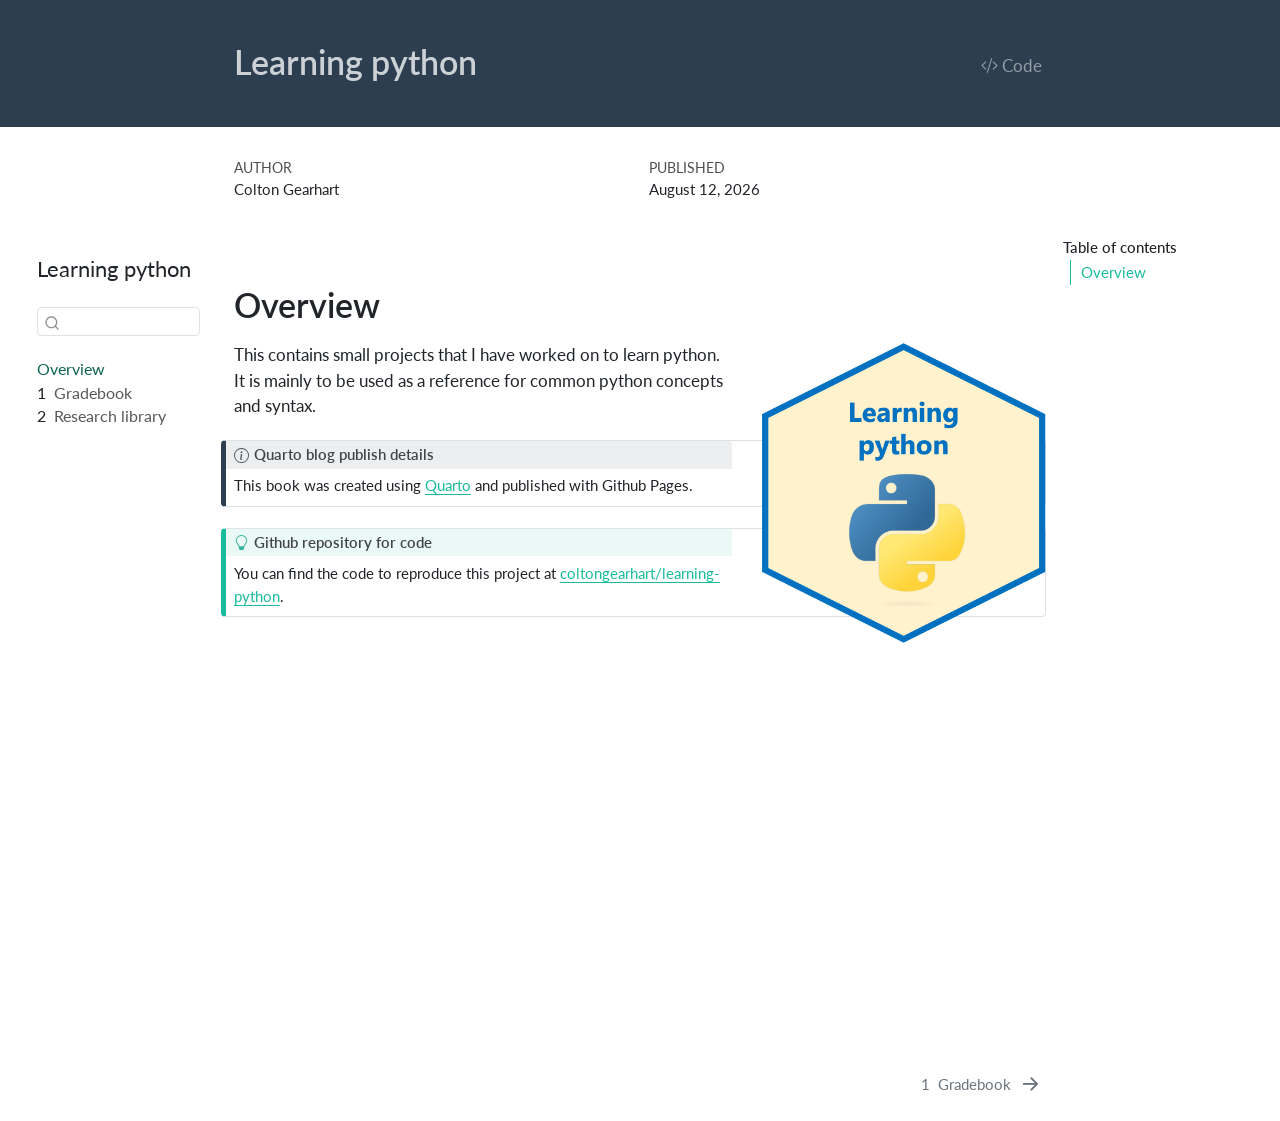
<file: docs/index.html>
<!DOCTYPE html>
<html xmlns="http://www.w3.org/1999/xhtml" lang="en" xml:lang="en"><head>

<meta charset="utf-8">
<meta name="generator" content="quarto-1.9.38">

<meta name="viewport" content="width=device-width, initial-scale=1.0, user-scalable=yes">

<meta name="author" content="Colton Gearhart">
<meta name="dcterms.date" content="2026-08-12">

<title>Learning python</title>
<style>
/* Default styles provided by pandoc.
** See https://pandoc.org/MANUAL.html#variables-for-html for config info.
*/
code{white-space: pre-wrap;}
span.smallcaps{font-variant: small-caps;}
div.columns{display: flex; gap: min(4vw, 1.5em);}
div.column{flex: auto; overflow-x: auto;}
div.hanging-indent{margin-left: 1.5em; text-indent: -1.5em;}
ul.task-list{list-style: none;}
ul.task-list li input[type="checkbox"] {
  width: 0.8em;
  margin: 0 0.8em 0.2em -1em; /* quarto-specific, see https://github.com/quarto-dev/quarto-cli/issues/4556 */ 
  vertical-align: middle;
}
/* CSS for syntax highlighting */
html { -webkit-text-size-adjust: 100%; }
pre > code.sourceCode { white-space: pre; position: relative; }
pre > code.sourceCode > span { display: inline-block; line-height: 1.25; }
pre > code.sourceCode > span:empty { height: 1.2em; }
.sourceCode { overflow: visible; }
code.sourceCode > span { color: inherit; text-decoration: inherit; }
div.sourceCode { margin: 1em 0; }
pre.sourceCode { margin: 0; }
@media screen {
div.sourceCode { overflow: auto; }
}
@media print {
pre > code.sourceCode { white-space: pre-wrap; }
pre > code.sourceCode > span { text-indent: -5em; padding-left: 5em; }
}
pre.numberSource code
  { counter-reset: source-line 0; }
pre.numberSource code > span
  { position: relative; left: -4em; counter-increment: source-line; }
pre.numberSource code > span > a:first-child::before
  { content: counter(source-line);
    position: relative; left: -1em; text-align: right; vertical-align: baseline;
    border: none; display: inline-block;
    -webkit-touch-callout: none; -webkit-user-select: none;
    -khtml-user-select: none; -moz-user-select: none;
    -ms-user-select: none; user-select: none;
    padding: 0 4px; width: 4em;
  }
pre.numberSource { margin-left: 3em;  padding-left: 4px; }
div.sourceCode
  {   }
@media screen {
pre > code.sourceCode > span > a:first-child::before { text-decoration: underline; }
}
</style>


<script src="site_libs/quarto-nav/quarto-nav.js"></script>
<script src="site_libs/quarto-nav/headroom.min.js"></script>
<script src="site_libs/clipboard/clipboard.min.js"></script>
<script src="site_libs/quarto-search/autocomplete.umd.js"></script>
<script src="site_libs/quarto-search/fuse.min.js"></script>
<script src="site_libs/quarto-search/quarto-search.js"></script>
<meta name="quarto:offset" content="./">
<link href="./1-gradebook.html" rel="next">
<script src="site_libs/quarto-html/quarto.js" type="module"></script>
<script src="site_libs/quarto-html/tabsets/tabsets.js" type="module"></script>
<script src="site_libs/quarto-html/popper.min.js"></script>
<script src="site_libs/quarto-html/tippy.umd.min.js"></script>
<script src="site_libs/quarto-html/anchor.min.js"></script>
<link href="site_libs/quarto-html/tippy.css" rel="stylesheet">
<link href="site_libs/quarto-html/quarto-syntax-highlighting-2baf9616dcd62a487e8517e630363ef5.css" rel="stylesheet" id="quarto-text-highlighting-styles">
<script src="site_libs/bootstrap/bootstrap.min.js"></script>
<link href="site_libs/bootstrap/bootstrap-icons.css" rel="stylesheet">
<link href="site_libs/bootstrap/bootstrap-f356c57aa349632ee556adf595a27b58.min.css" rel="stylesheet" append-hash="true" id="quarto-bootstrap" data-mode="light">
<script id="quarto-search-options" type="application/json">{
  "location": "sidebar",
  "copy-button": false,
  "collapse-after": 3,
  "panel-placement": "start",
  "type": "textbox",
  "limit": 50,
  "keyboard-shortcut": [
    "f",
    "/",
    "s"
  ],
  "show-item-context": false,
  "language": {
    "search-no-results-text": "No results",
    "search-matching-documents-text": "matching documents",
    "search-copy-link-title": "Copy link to search",
    "search-hide-matches-text": "Hide additional matches",
    "search-more-match-text": "more match in this document",
    "search-more-matches-text": "more matches in this document",
    "search-clear-button-title": "Clear",
    "search-text-placeholder": "",
    "search-detached-cancel-button-title": "Cancel",
    "search-submit-button-title": "Submit",
    "search-label": "Search"
  }
}</script>


</head>

<body class="nav-sidebar floating quarto-light">

<div id="quarto-search-results"></div>
  <header id="quarto-header" class="headroom fixed-top quarto-banner">
  <nav class="quarto-secondary-nav">
    <div class="container-fluid d-flex">
      <button type="button" class="quarto-btn-toggle btn" data-bs-toggle="collapse" role="button" data-bs-target=".quarto-sidebar-collapse-item" aria-controls="quarto-sidebar" aria-expanded="false" aria-label="Toggle sidebar navigation" onclick="if (window.quartoToggleHeadroom) { window.quartoToggleHeadroom(); }">
        <i class="bi bi-layout-text-sidebar-reverse"></i>
      </button>
        <nav class="quarto-page-breadcrumbs" aria-label="breadcrumb"><ol class="breadcrumb"><li class="breadcrumb-item"><a href="./index.html">Overview</a></li></ol></nav>
        <a class="flex-grow-1" role="navigation" data-bs-toggle="collapse" data-bs-target=".quarto-sidebar-collapse-item" aria-controls="quarto-sidebar" aria-expanded="false" aria-label="Toggle sidebar navigation" onclick="if (window.quartoToggleHeadroom) { window.quartoToggleHeadroom(); }">      
        </a>
      <button type="button" class="btn quarto-search-button" aria-label="Search" onclick="window.quartoOpenSearch();">
        <i class="bi bi-search"></i>
      </button>
    </div>
  </nav>
</header>
<!-- content -->
<header id="title-block-header" class="quarto-title-block default page-columns page-full">
  <div class="quarto-title-banner page-columns page-full">
    <div class="quarto-title column-body">
      <div class="quarto-title-block"><div><h1 class="title">Learning python</h1><button type="button" class="btn code-tools-button" id="quarto-code-tools-source"><i class="bi"></i> Code</button></div></div>
                      </div>
  </div>
    
  
  <div class="quarto-title-meta">

      <div>
      <div class="quarto-title-meta-heading">Author</div>
      <div class="quarto-title-meta-contents">
               <p>Colton Gearhart </p>
            </div>
    </div>
      
      <div>
      <div class="quarto-title-meta-heading">Published</div>
      <div class="quarto-title-meta-contents">
        <p class="date">August 12, 2026</p>
      </div>
    </div>
    
      
    </div>
    
  
  </header><div id="quarto-content" class="quarto-container page-columns page-rows-contents page-layout-article">
<!-- sidebar -->
  <nav id="quarto-sidebar" class="sidebar collapse collapse-horizontal quarto-sidebar-collapse-item sidebar-navigation floating overflow-auto">
    <div class="pt-lg-2 mt-2 text-left sidebar-header">
    <div class="sidebar-title mb-0 py-0">
      <a href="./">Learning python</a> 
    </div>
      </div>
        <div class="mt-2 flex-shrink-0 align-items-center">
        <div class="sidebar-search">
        <div id="quarto-search" class="" title="Search"></div>
        </div>
        </div>
    <div class="sidebar-menu-container"> 
    <ul class="list-unstyled mt-1">
        <li class="sidebar-item">
  <div class="sidebar-item-container"> 
  <a href="./index.html" class="sidebar-item-text sidebar-link active">
 <span class="menu-text">Overview</span></a>
  </div>
</li>
        <li class="sidebar-item">
  <div class="sidebar-item-container"> 
  <a href="./1-gradebook.html" class="sidebar-item-text sidebar-link">
 <span class="menu-text"><span class="chapter-number">1</span>&nbsp; <span class="chapter-title">Gradebook</span></span></a>
  </div>
</li>
        <li class="sidebar-item">
  <div class="sidebar-item-container"> 
  <a href="./2-research-library.html" class="sidebar-item-text sidebar-link">
 <span class="menu-text"><span class="chapter-number">2</span>&nbsp; <span class="chapter-title">Research library</span></span></a>
  </div>
</li>
    </ul>
    </div>
</nav>
<div id="quarto-sidebar-glass" class="quarto-sidebar-collapse-item" data-bs-toggle="collapse" data-bs-target=".quarto-sidebar-collapse-item"></div>
<!-- margin-sidebar -->
    <div id="quarto-margin-sidebar" class="sidebar margin-sidebar">
        <nav id="TOC" role="doc-toc" class="toc-active">
    <h2 id="toc-title">Table of contents</h2>
   
  <ul>
  <li><a href="#overview" id="toc-overview" class="nav-link active" data-scroll-target="#overview">Overview</a></li>
  </ul>
</nav>
    </div>
<!-- main -->
<main class="content quarto-banner-title-block" id="quarto-document-content">






<section id="overview" class="level1 unnumbered">
<h1 class="unnumbered">Overview</h1><p><img src="learning-python.png" title="Learning python" class="quarto-cover-image nolightbox img-fluid"></p>
<p>This contains small projects that I have worked on to learn python. It is mainly to be used as a reference for common python concepts and syntax.</p>
<div class="callout callout-style-default callout-note callout-titled">
<div class="callout-header d-flex align-content-center">
<div class="callout-icon-container">
<i class="callout-icon"></i>
</div>
<div class="callout-title-container flex-fill">
<span class="screen-reader-only">Note</span>Quarto blog publish details
</div>
</div>
<div class="callout-body-container callout-body">
<p>This book was created using <a href="https://quarto.org/">Quarto</a> and published with Github Pages.</p>
</div>
</div>
<div class="callout callout-style-default callout-tip callout-titled">
<div class="callout-header d-flex align-content-center">
<div class="callout-icon-container">
<i class="callout-icon"></i>
</div>
<div class="callout-title-container flex-fill">
<span class="screen-reader-only">Tip</span>Github repository for code
</div>
</div>
<div class="callout-body-container callout-body">
<p>You can find the code to reproduce this project at <a href="https://github.com/coltongearhart/learning-python">coltongearhart/learning-python</a>.</p>
</div>
</div>


<!-- -->

</section>

</main> <!-- /main -->
<script id="quarto-html-after-body" type="application/javascript">
  window.document.addEventListener("DOMContentLoaded", function (event) {
    const icon = "";
    const anchorJS = new window.AnchorJS();
    anchorJS.options = {
      placement: 'right',
      icon: icon
    };
    anchorJS.add('.anchored');
    const isCodeAnnotation = (el) => {
      for (const clz of el.classList) {
        if (clz.startsWith('code-annotation-')) {                     
          return true;
        }
      }
      return false;
    }
    const onCopySuccess = function(e) {
      // button target
      const button = e.trigger;
      // don't keep focus
      button.blur();
      // flash "checked"
      button.classList.add('code-copy-button-checked');
      var currentTitle = button.getAttribute("title");
      button.setAttribute("title", "Copied!");
      let tooltip;
      if (window.bootstrap) {
        button.setAttribute("data-bs-toggle", "tooltip");
        button.setAttribute("data-bs-placement", "left");
        button.setAttribute("data-bs-title", "Copied!");
        tooltip = new bootstrap.Tooltip(button, 
          { trigger: "manual", 
            customClass: "code-copy-button-tooltip",
            offset: [0, -8]});
        tooltip.show();    
      }
      setTimeout(function() {
        if (tooltip) {
          tooltip.hide();
          button.removeAttribute("data-bs-title");
          button.removeAttribute("data-bs-toggle");
          button.removeAttribute("data-bs-placement");
        }
        button.setAttribute("title", currentTitle);
        button.classList.remove('code-copy-button-checked');
      }, 1000);
      // clear code selection
      e.clearSelection();
    }
    const getTextToCopy = function(trigger) {
      const outerScaffold = trigger.parentElement.cloneNode(true);
      const codeEl = outerScaffold.querySelector('code');
      for (const childEl of codeEl.children) {
        if (isCodeAnnotation(childEl)) {
          childEl.remove();
        }
      }
      return codeEl.innerText;
    }
    const clipboard = new window.ClipboardJS('.code-copy-button:not([data-in-quarto-modal])', {
      text: getTextToCopy
    });
    clipboard.on('success', onCopySuccess);
    if (window.document.getElementById('quarto-embedded-source-code-modal')) {
      const clipboardModal = new window.ClipboardJS('.code-copy-button[data-in-quarto-modal]', {
        text: getTextToCopy,
        container: window.document.getElementById('quarto-embedded-source-code-modal')
      });
      clipboardModal.on('success', onCopySuccess);
    }
    const viewSource = window.document.getElementById('quarto-view-source') ||
                       window.document.getElementById('quarto-code-tools-source');
    if (viewSource) {
      const sourceUrl = viewSource.getAttribute("data-quarto-source-url");
      viewSource.addEventListener("click", function(e) {
        if (sourceUrl) {
          // rstudio viewer pane
          if (/\bcapabilities=\b/.test(window.location)) {
            window.open(sourceUrl);
          } else {
            window.location.href = sourceUrl;
          }
        } else {
          const modal = new bootstrap.Modal(document.getElementById('quarto-embedded-source-code-modal'));
          modal.show();
        }
        return false;
      });
    }
    function toggleCodeHandler(show) {
      return function(e) {
        const detailsSrc = window.document.querySelectorAll(".cell > details > .sourceCode");
        for (let i=0; i<detailsSrc.length; i++) {
          const details = detailsSrc[i].parentElement;
          if (show) {
            details.open = true;
          } else {
            details.removeAttribute("open");
          }
        }
        const cellCodeDivs = window.document.querySelectorAll(".cell > .sourceCode");
        const fromCls = show ? "hidden" : "unhidden";
        const toCls = show ? "unhidden" : "hidden";
        for (let i=0; i<cellCodeDivs.length; i++) {
          const codeDiv = cellCodeDivs[i];
          if (codeDiv.classList.contains(fromCls)) {
            codeDiv.classList.remove(fromCls);
            codeDiv.classList.add(toCls);
          } 
        }
        return false;
      }
    }
    const hideAllCode = window.document.getElementById("quarto-hide-all-code");
    if (hideAllCode) {
      hideAllCode.addEventListener("click", toggleCodeHandler(false));
    }
    const showAllCode = window.document.getElementById("quarto-show-all-code");
    if (showAllCode) {
      showAllCode.addEventListener("click", toggleCodeHandler(true));
    }
      var localhostRegex = new RegExp(/^(?:http|https):\/\/localhost\:?[0-9]*\//);
      var mailtoRegex = new RegExp(/^mailto:/);
        var filterRegex = new RegExp('/' + window.location.host + '/');
      var isInternal = (href) => {
          return filterRegex.test(href) || localhostRegex.test(href) || mailtoRegex.test(href);
      }
      // Inspect non-navigation links and adorn them if external
     var links = window.document.querySelectorAll('a[href]:not(.nav-link):not(.navbar-brand):not(.toc-action):not(.sidebar-link):not(.sidebar-item-toggle):not(.pagination-link):not(.no-external):not([aria-hidden]):not(.dropdown-item):not(.quarto-navigation-tool):not(.about-link)');
      for (var i=0; i<links.length; i++) {
        const link = links[i];
        if (!isInternal(link.href)) {
          // undo the damage that might have been done by quarto-nav.js in the case of
          // links that we want to consider external
          if (link.dataset.originalHref !== undefined) {
            link.href = link.dataset.originalHref;
          }
        }
      }
    function tippyHover(el, contentFn, onTriggerFn, onUntriggerFn) {
      const config = {
        allowHTML: true,
        maxWidth: 500,
        delay: 100,
        arrow: false,
        appendTo: function(el) {
            return el.parentElement;
        },
        interactive: true,
        interactiveBorder: 10,
        theme: 'quarto',
        placement: 'bottom-start',
      };
      if (contentFn) {
        config.content = contentFn;
      }
      if (onTriggerFn) {
        config.onTrigger = onTriggerFn;
      }
      if (onUntriggerFn) {
        config.onUntrigger = onUntriggerFn;
      }
      window.tippy(el, config); 
    }
    const noterefs = window.document.querySelectorAll('a[role="doc-noteref"]');
    for (var i=0; i<noterefs.length; i++) {
      const ref = noterefs[i];
      tippyHover(ref, function() {
        // use id or data attribute instead here
        let href = ref.getAttribute('data-footnote-href') || ref.getAttribute('href');
        try { href = new URL(href).hash; } catch {}
        const id = href.replace(/^#\/?/, "");
        const note = window.document.getElementById(id);
        if (note) {
          return note.innerHTML;
        } else {
          return "";
        }
      });
    }
    const xrefs = window.document.querySelectorAll('a.quarto-xref');
    const processXRef = (id, note) => {
      // Strip column container classes
      const stripColumnClz = (el) => {
        el.classList.remove("page-full", "page-columns");
        if (el.children) {
          for (const child of el.children) {
            stripColumnClz(child);
          }
        }
      }
      stripColumnClz(note)
      if (id === null || id.startsWith('sec-')) {
        // Special case sections, only their first couple elements
        const container = document.createElement("div");
        if (note.children && note.children.length > 2) {
          container.appendChild(note.children[0].cloneNode(true));
          for (let i = 1; i < note.children.length; i++) {
            const child = note.children[i];
            if (child.tagName === "P" && child.innerText === "") {
              continue;
            } else {
              container.appendChild(child.cloneNode(true));
              break;
            }
          }
          if (window.Quarto?.typesetMath) {
            window.Quarto.typesetMath(container);
          }
          return container.innerHTML
        } else {
          if (window.Quarto?.typesetMath) {
            window.Quarto.typesetMath(note);
          }
          return note.innerHTML;
        }
      } else {
        // Remove any anchor links if they are present
        const anchorLink = note.querySelector('a.anchorjs-link');
        if (anchorLink) {
          anchorLink.remove();
        }
        if (window.Quarto?.typesetMath) {
          window.Quarto.typesetMath(note);
        }
        if (note.classList.contains("callout")) {
          return note.outerHTML;
        } else {
          return note.innerHTML;
        }
      }
    }
    for (var i=0; i<xrefs.length; i++) {
      const xref = xrefs[i];
      tippyHover(xref, undefined, function(instance) {
        instance.disable();
        let url = xref.getAttribute('href');
        let hash = undefined; 
        if (url.startsWith('#')) {
          hash = url;
        } else {
          try { hash = new URL(url).hash; } catch {}
        }
        if (hash) {
          const id = hash.replace(/^#\/?/, "");
          const note = window.document.getElementById(id);
          if (note !== null) {
            try {
              const html = processXRef(id, note.cloneNode(true));
              instance.setContent(html);
            } finally {
              instance.enable();
              instance.show();
            }
          } else {
            // See if we can fetch this
            fetch(url.split('#')[0])
            .then(res => res.text())
            .then(html => {
              const parser = new DOMParser();
              const htmlDoc = parser.parseFromString(html, "text/html");
              const note = htmlDoc.getElementById(id);
              if (note !== null) {
                const html = processXRef(id, note);
                instance.setContent(html);
              } 
            }).finally(() => {
              instance.enable();
              instance.show();
            });
          }
        } else {
          // See if we can fetch a full url (with no hash to target)
          // This is a special case and we should probably do some content thinning / targeting
          fetch(url)
          .then(res => res.text())
          .then(html => {
            const parser = new DOMParser();
            const htmlDoc = parser.parseFromString(html, "text/html");
            const note = htmlDoc.querySelector('main.content');
            if (note !== null) {
              // This should only happen for chapter cross references
              // (since there is no id in the URL)
              // remove the first header
              if (note.children.length > 0 && note.children[0].tagName === "HEADER") {
                note.children[0].remove();
              }
              const html = processXRef(null, note);
              instance.setContent(html);
            } 
          }).finally(() => {
            instance.enable();
            instance.show();
          });
        }
      }, function(instance) {
      });
    }
        let selectedAnnoteEl;
        const selectorForAnnotation = ( cell, annotation) => {
          let cellAttr = 'data-code-cell="' + cell + '"';
          let lineAttr = 'data-code-annotation="' +  annotation + '"';
          const selector = 'span[' + cellAttr + '][' + lineAttr + ']';
          return selector;
        }
        const selectCodeLines = (annoteEl) => {
          const doc = window.document;
          const targetCell = annoteEl.getAttribute("data-target-cell");
          const targetAnnotation = annoteEl.getAttribute("data-target-annotation");
          const annoteSpan = window.document.querySelector(selectorForAnnotation(targetCell, targetAnnotation));
          const lines = annoteSpan.getAttribute("data-code-lines").split(",");
          const lineIds = lines.map((line) => {
            return targetCell + "-" + line;
          })
          let top = null;
          let height = null;
          let parent = null;
          if (lineIds.length > 0) {
              //compute the position of the single el (top and bottom and make a div)
              const el = window.document.getElementById(lineIds[0]);
              top = el.offsetTop;
              height = el.offsetHeight;
              parent = el.parentElement.parentElement;
            if (lineIds.length > 1) {
              const lastEl = window.document.getElementById(lineIds[lineIds.length - 1]);
              const bottom = lastEl.offsetTop + lastEl.offsetHeight;
              height = bottom - top;
            }
            if (top !== null && height !== null && parent !== null) {
              // cook up a div (if necessary) and position it 
              let div = window.document.getElementById("code-annotation-line-highlight");
              if (div === null) {
                div = window.document.createElement("div");
                div.setAttribute("id", "code-annotation-line-highlight");
                div.style.position = 'absolute';
                parent.appendChild(div);
              }
              div.style.top = top - 2 + "px";
              div.style.height = height + 4 + "px";
              div.style.left = 0;
              let gutterDiv = window.document.getElementById("code-annotation-line-highlight-gutter");
              if (gutterDiv === null) {
                gutterDiv = window.document.createElement("div");
                gutterDiv.setAttribute("id", "code-annotation-line-highlight-gutter");
                gutterDiv.style.position = 'absolute';
                const codeCell = window.document.getElementById(targetCell);
                const gutter = codeCell.querySelector('.code-annotation-gutter');
                gutter.appendChild(gutterDiv);
              }
              gutterDiv.style.top = top - 2 + "px";
              gutterDiv.style.height = height + 4 + "px";
            }
            selectedAnnoteEl = annoteEl;
          }
        };
        const unselectCodeLines = () => {
          const elementsIds = ["code-annotation-line-highlight", "code-annotation-line-highlight-gutter"];
          elementsIds.forEach((elId) => {
            const div = window.document.getElementById(elId);
            if (div) {
              div.remove();
            }
          });
          selectedAnnoteEl = undefined;
        };
          // Handle positioning of the toggle
      window.addEventListener(
        "resize",
        throttle(() => {
          elRect = undefined;
          if (selectedAnnoteEl) {
            selectCodeLines(selectedAnnoteEl);
          }
        }, 10)
      );
      function throttle(fn, ms) {
      let throttle = false;
      let timer;
        return (...args) => {
          if(!throttle) { // first call gets through
              fn.apply(this, args);
              throttle = true;
          } else { // all the others get throttled
              if(timer) clearTimeout(timer); // cancel #2
              timer = setTimeout(() => {
                fn.apply(this, args);
                timer = throttle = false;
              }, ms);
          }
        };
      }
        // Attach click handler to the DT
        const annoteDls = window.document.querySelectorAll('dt[data-target-cell]');
        for (const annoteDlNode of annoteDls) {
          annoteDlNode.addEventListener('click', (event) => {
            const clickedEl = event.target;
            if (clickedEl !== selectedAnnoteEl) {
              unselectCodeLines();
              const activeEl = window.document.querySelector('dt[data-target-cell].code-annotation-active');
              if (activeEl) {
                activeEl.classList.remove('code-annotation-active');
              }
              selectCodeLines(clickedEl);
              clickedEl.classList.add('code-annotation-active');
            } else {
              // Unselect the line
              unselectCodeLines();
              clickedEl.classList.remove('code-annotation-active');
            }
          });
        }
    const findCites = (el) => {
      const parentEl = el.parentElement;
      if (parentEl) {
        const cites = parentEl.dataset.cites;
        if (cites) {
          return {
            el,
            cites: cites.split(' ')
          };
        } else {
          return findCites(el.parentElement)
        }
      } else {
        return undefined;
      }
    };
    var bibliorefs = window.document.querySelectorAll('a[role="doc-biblioref"]');
    for (var i=0; i<bibliorefs.length; i++) {
      const ref = bibliorefs[i];
      const citeInfo = findCites(ref);
      if (citeInfo) {
        tippyHover(citeInfo.el, function() {
          var popup = window.document.createElement('div');
          citeInfo.cites.forEach(function(cite) {
            var citeDiv = window.document.createElement('div');
            citeDiv.classList.add('hanging-indent');
            citeDiv.classList.add('csl-entry');
            var biblioDiv = window.document.getElementById('ref-' + cite);
            if (biblioDiv) {
              citeDiv.innerHTML = biblioDiv.innerHTML;
            }
            popup.appendChild(citeDiv);
          });
          return popup.innerHTML;
        });
      }
    }
  });
  </script>
<nav class="page-navigation">
  <div class="nav-page nav-page-previous">
  </div>
  <div class="nav-page nav-page-next">
      <a href="./1-gradebook.html" class="pagination-link" aria-label="Gradebook">
        <span class="nav-page-text"><span class="chapter-number">1</span>&nbsp; <span class="chapter-title">Gradebook</span></span> <i class="bi bi-arrow-right-short"></i>
      </a>
  </div>
</nav><div class="modal fade" id="quarto-embedded-source-code-modal" tabindex="-1" aria-labelledby="quarto-embedded-source-code-modal-label" aria-hidden="true"><div class="modal-dialog modal-dialog-scrollable"><div class="modal-content"><div class="modal-header"><h5 class="modal-title" id="quarto-embedded-source-code-modal-label">Source Code</h5><button class="btn-close" data-bs-dismiss="modal"></button></div><div class="modal-body"><div class="">
<div class="code-copy-outer-scaffold"><div class="sourceCode" id="cb1" data-shortcodes="false"><pre class="sourceCode markdown code-with-copy"><code class="sourceCode markdown"><span id="cb1-1"><a href="#cb1-1" aria-hidden="true" tabindex="-1"></a><span class="fu"># Overview {.unnumbered}</span></span>
<span id="cb1-2"><a href="#cb1-2" aria-hidden="true" tabindex="-1"></a></span>
<span id="cb1-3"><a href="#cb1-3" aria-hidden="true" tabindex="-1"></a>This contains small projects that I have worked on to learn python. It is mainly to be used as a reference for common python concepts and syntax. </span>
<span id="cb1-4"><a href="#cb1-4" aria-hidden="true" tabindex="-1"></a></span>
<span id="cb1-5"><a href="#cb1-5" aria-hidden="true" tabindex="-1"></a>::: callout-note</span>
<span id="cb1-6"><a href="#cb1-6" aria-hidden="true" tabindex="-1"></a><span class="fu">## Quarto blog publish details</span></span>
<span id="cb1-7"><a href="#cb1-7" aria-hidden="true" tabindex="-1"></a></span>
<span id="cb1-8"><a href="#cb1-8" aria-hidden="true" tabindex="-1"></a>This book was created using <span class="co">[</span><span class="ot">Quarto</span><span class="co">](https://quarto.org/)</span> and published with Github Pages.</span>
<span id="cb1-9"><a href="#cb1-9" aria-hidden="true" tabindex="-1"></a>:::</span>
<span id="cb1-10"><a href="#cb1-10" aria-hidden="true" tabindex="-1"></a></span>
<span id="cb1-11"><a href="#cb1-11" aria-hidden="true" tabindex="-1"></a>::: callout-tip</span>
<span id="cb1-12"><a href="#cb1-12" aria-hidden="true" tabindex="-1"></a><span class="fu">## Github repository for code</span></span>
<span id="cb1-13"><a href="#cb1-13" aria-hidden="true" tabindex="-1"></a></span>
<span id="cb1-14"><a href="#cb1-14" aria-hidden="true" tabindex="-1"></a>You can find the code to reproduce this project at <span class="co">[</span><span class="ot">coltongearhart/learning-python</span><span class="co">](https://github.com/coltongearhart/learning-python)</span>.</span>
<span id="cb1-15"><a href="#cb1-15" aria-hidden="true" tabindex="-1"></a>:::</span></code></pre></div><button title="Copy to Clipboard" class="code-copy-button" data-in-quarto-modal=""><i class="bi"></i></button></div>
</div></div></div></div></div>
</div> <!-- /content -->




</body></html>
</file>
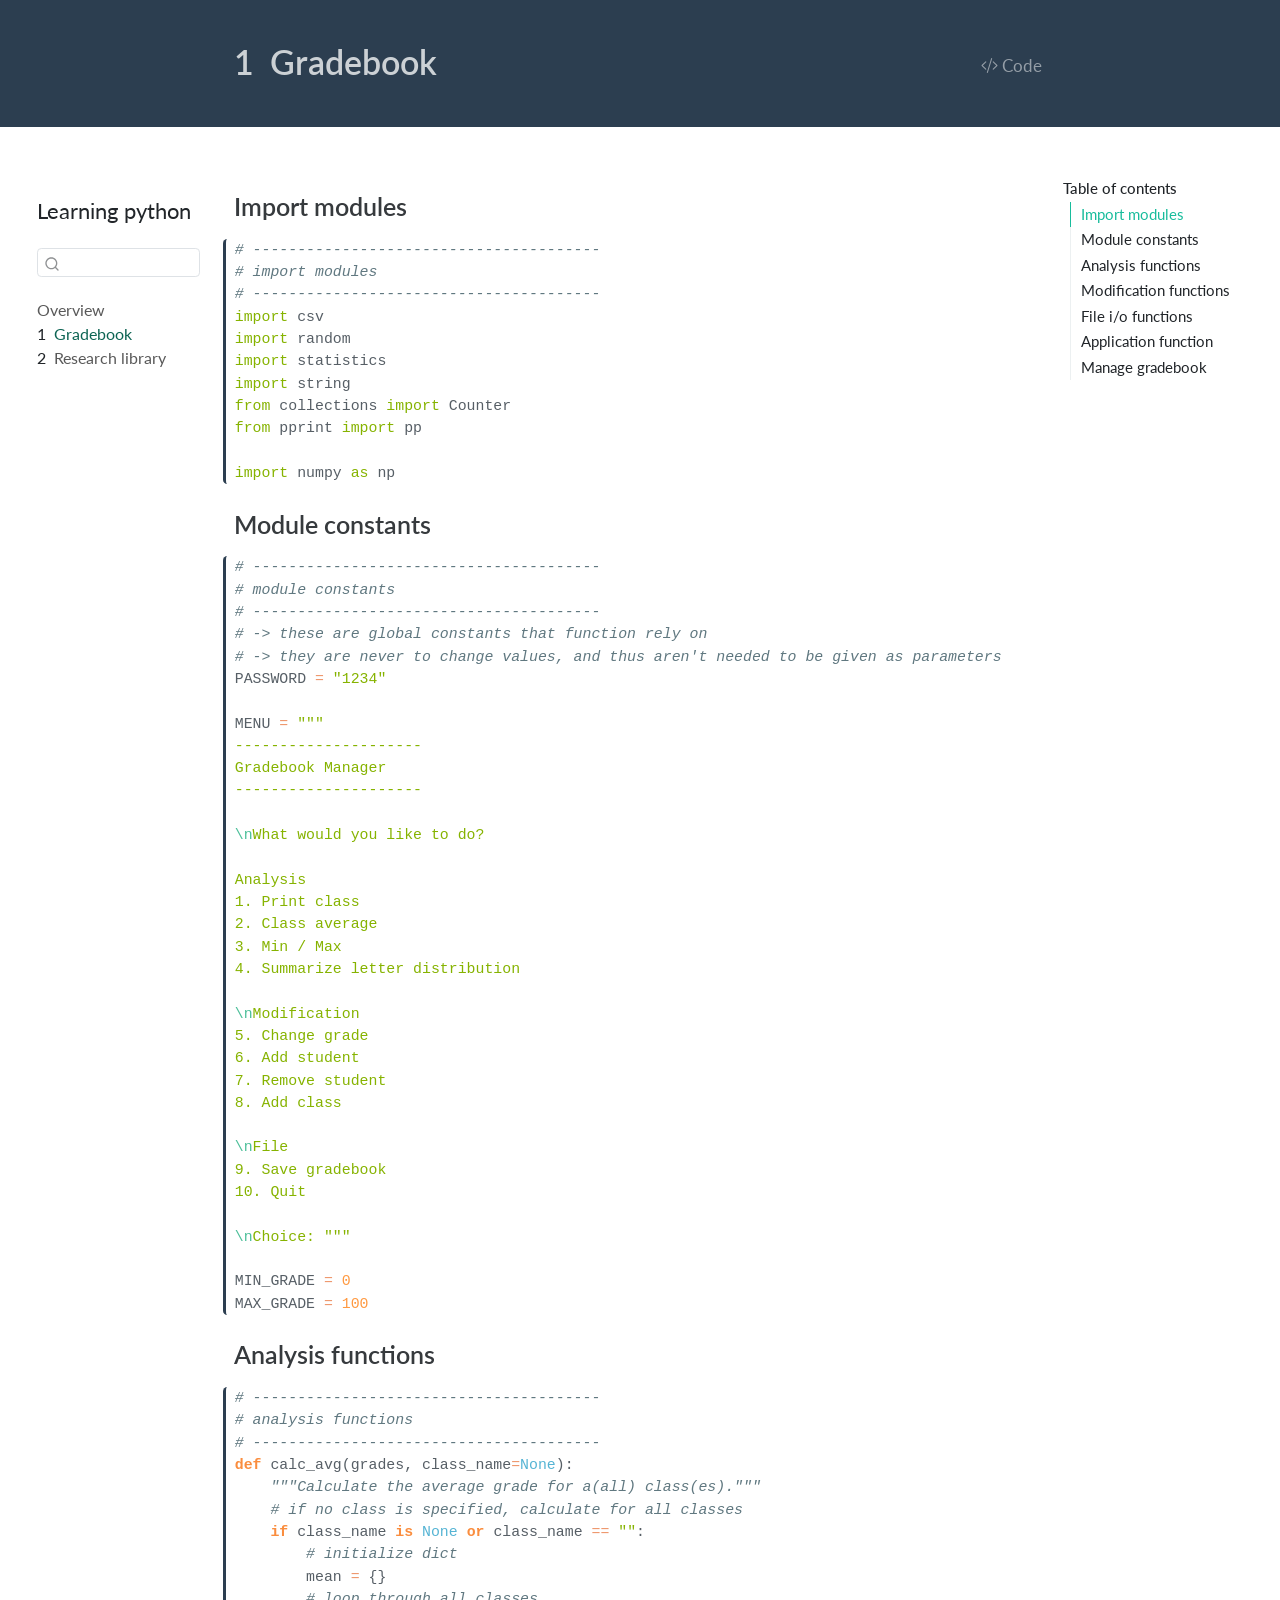
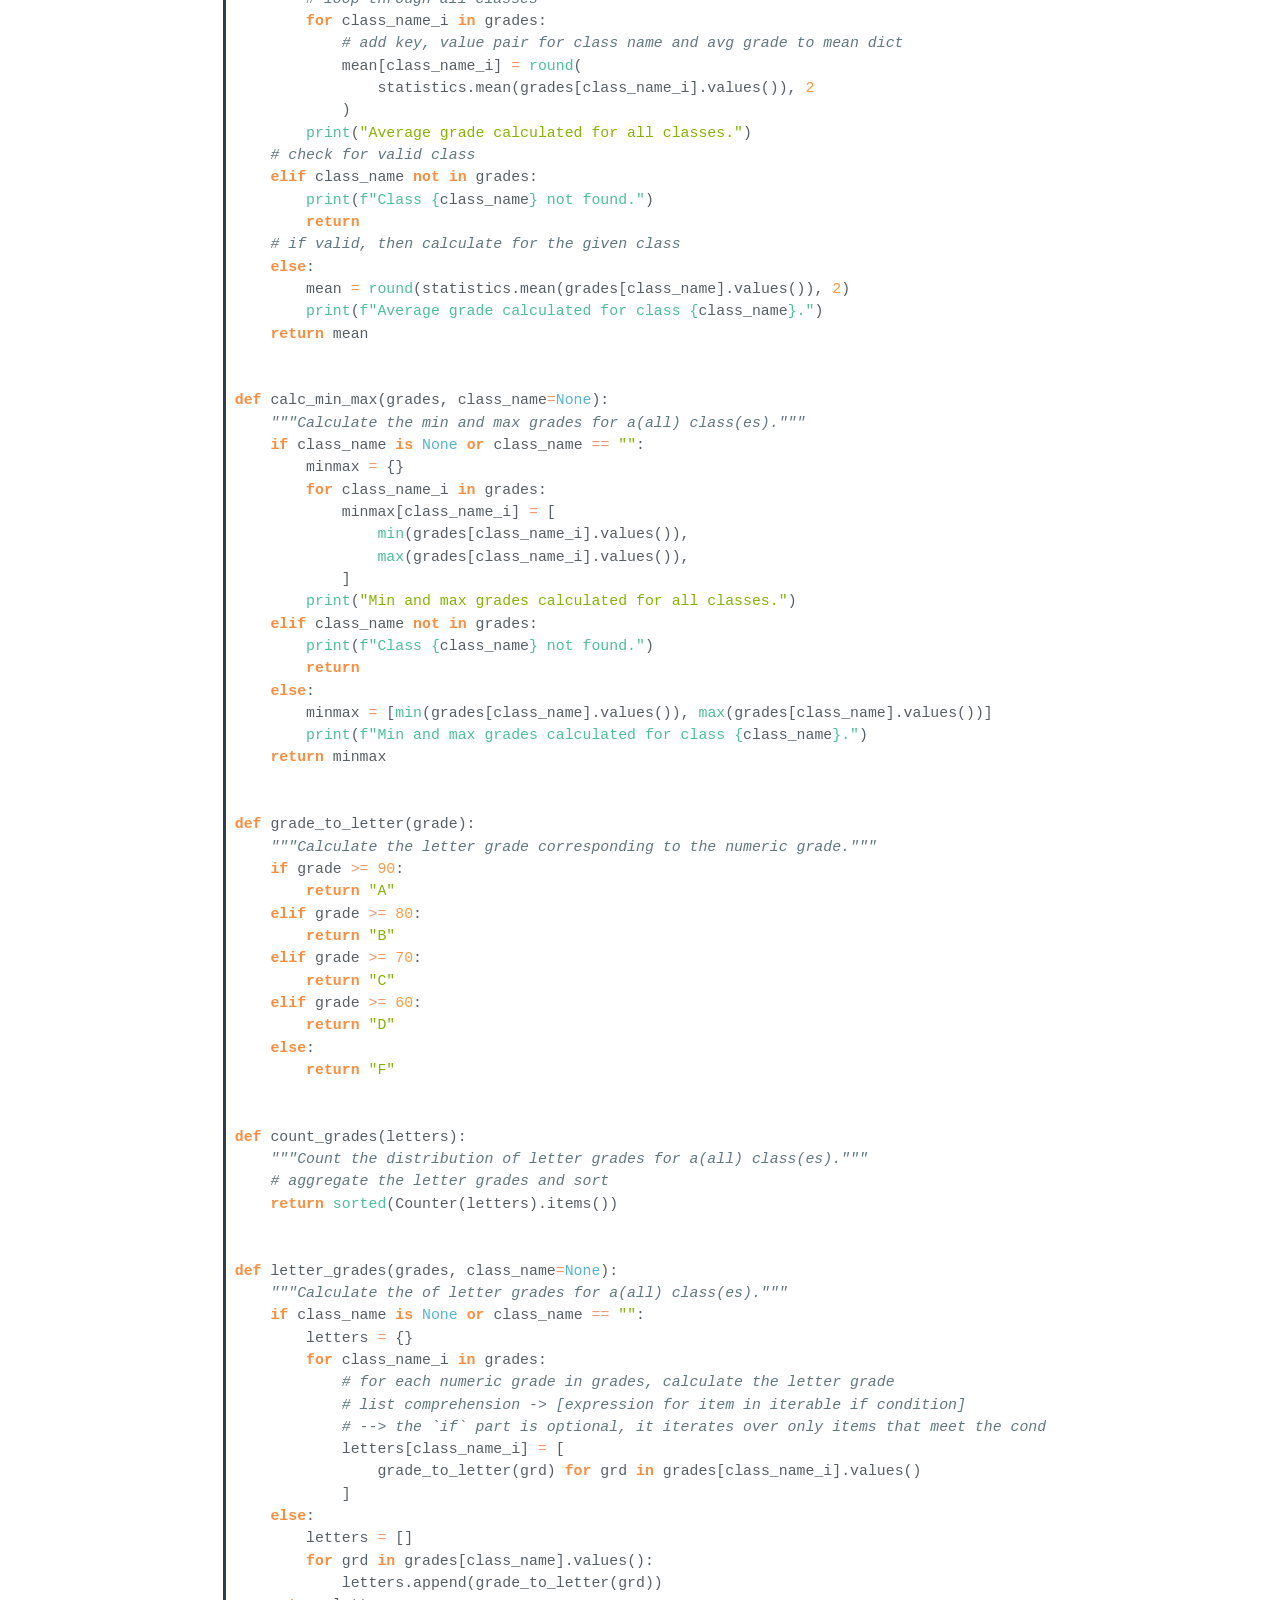
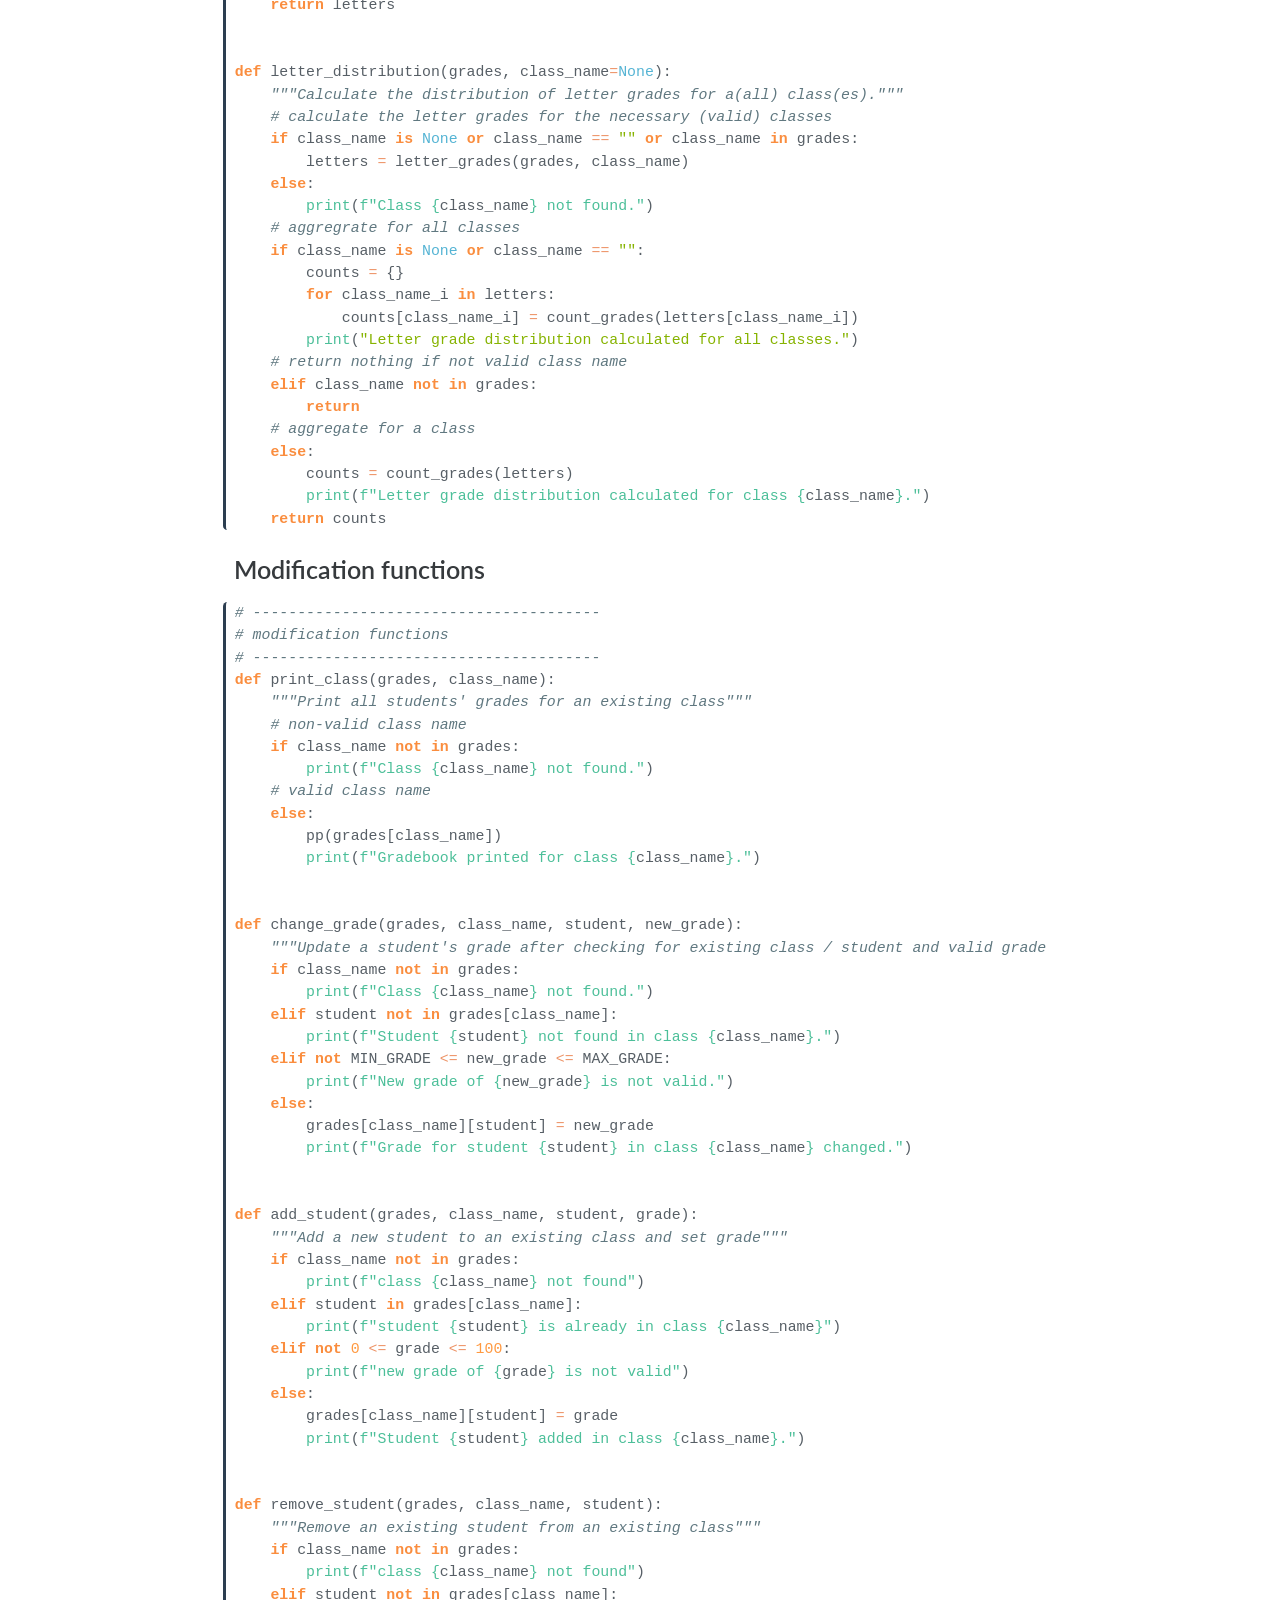
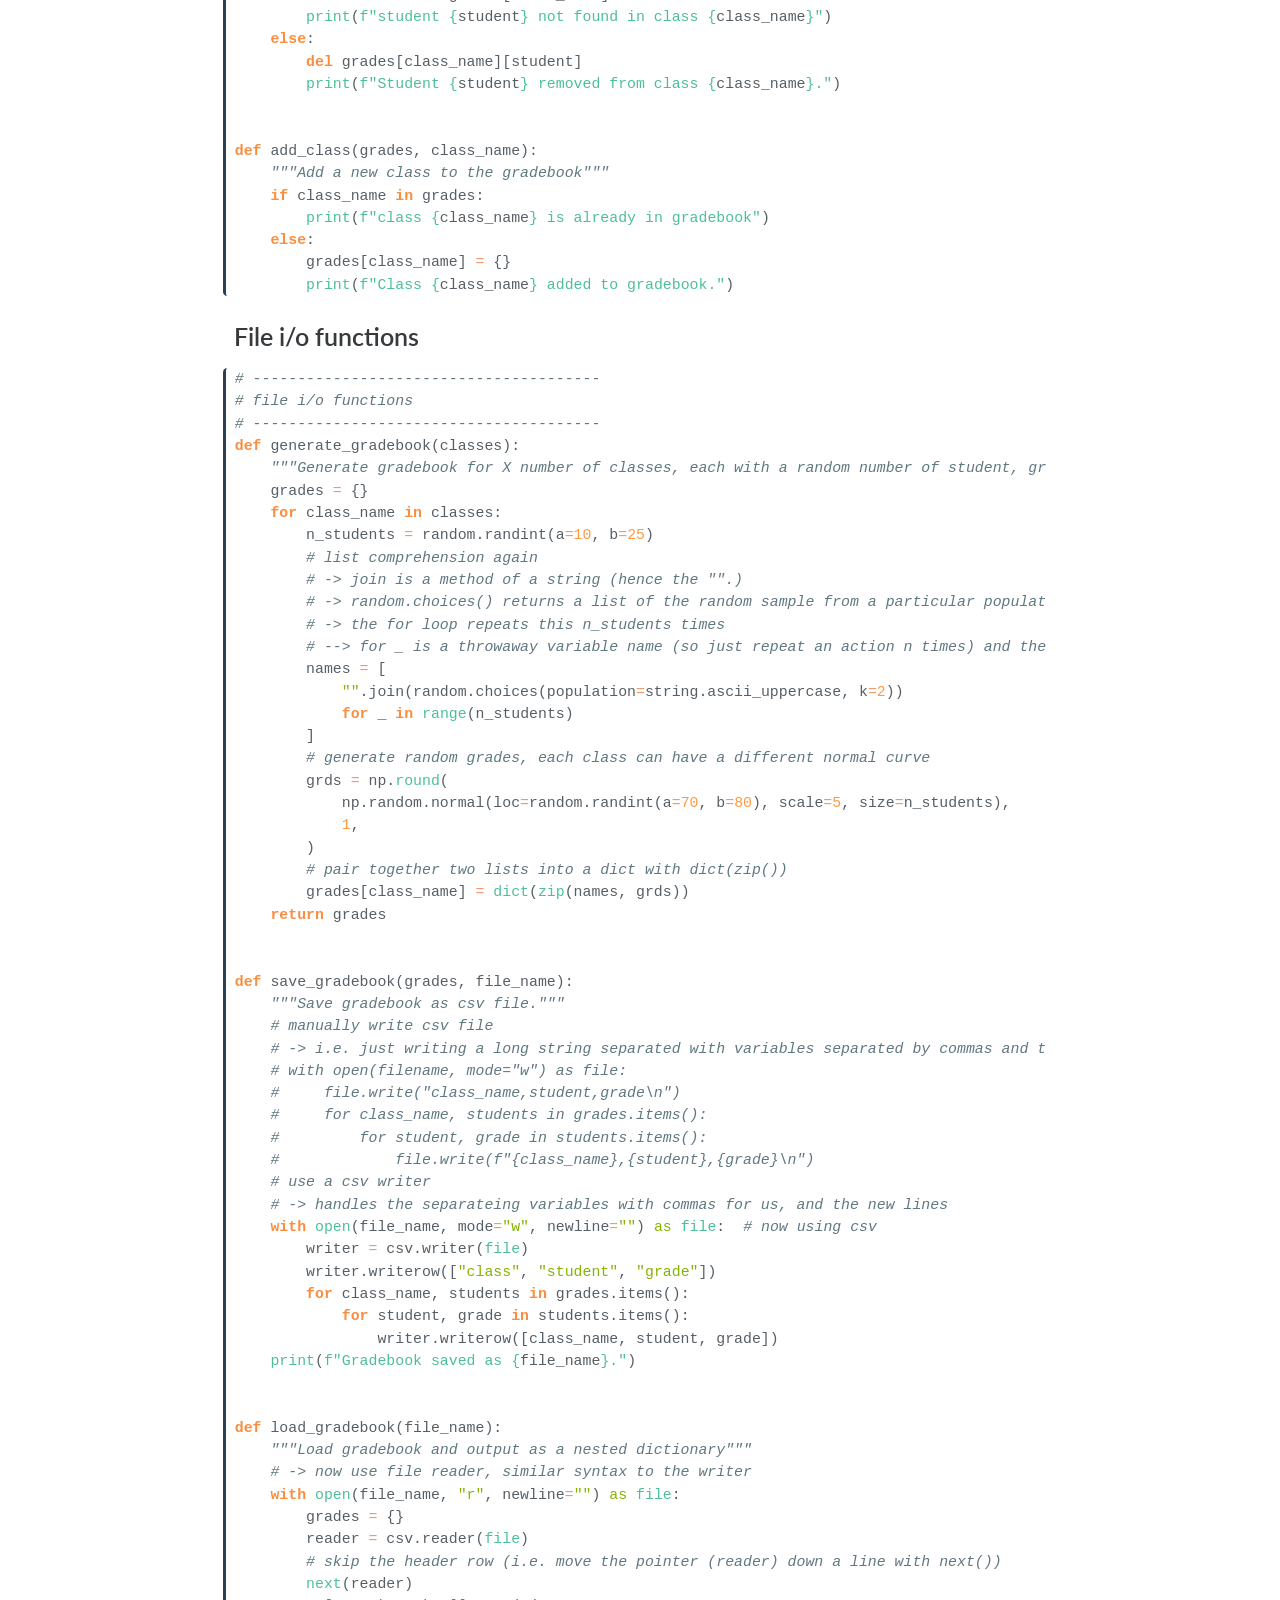
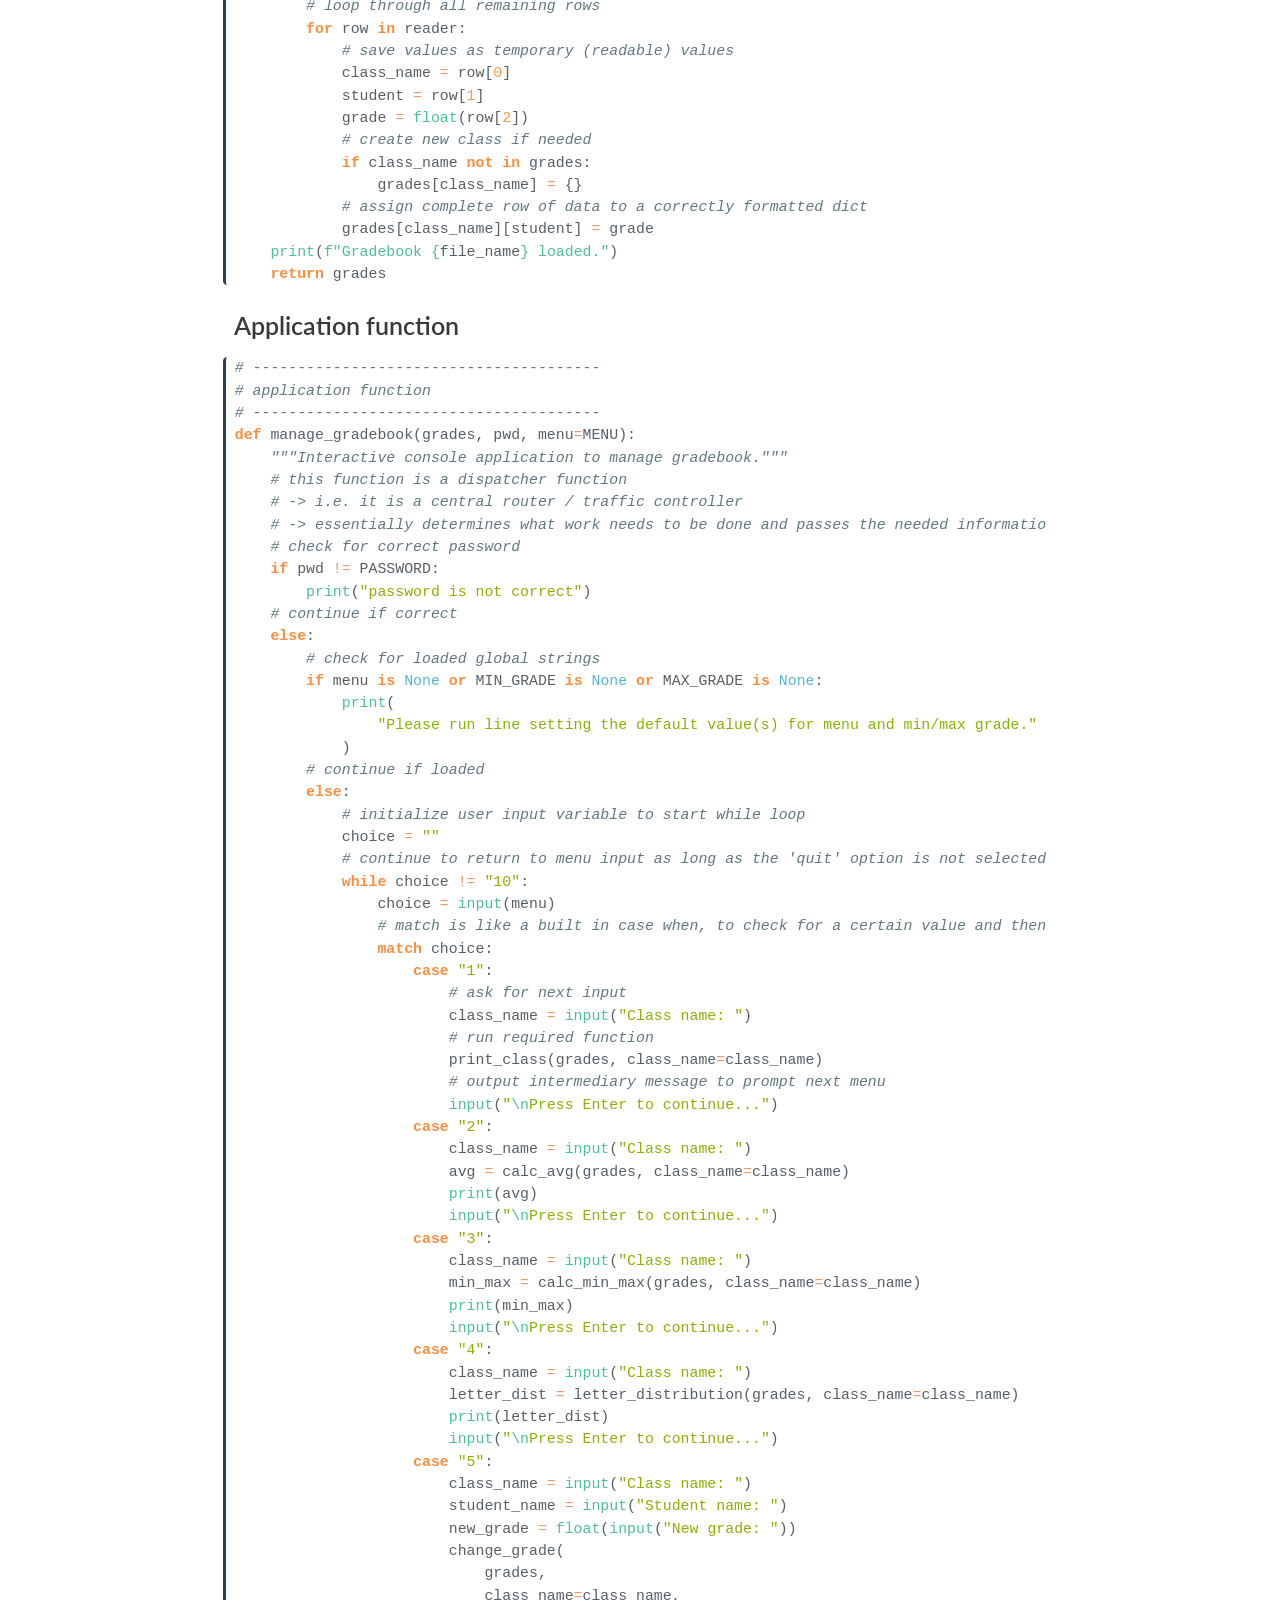
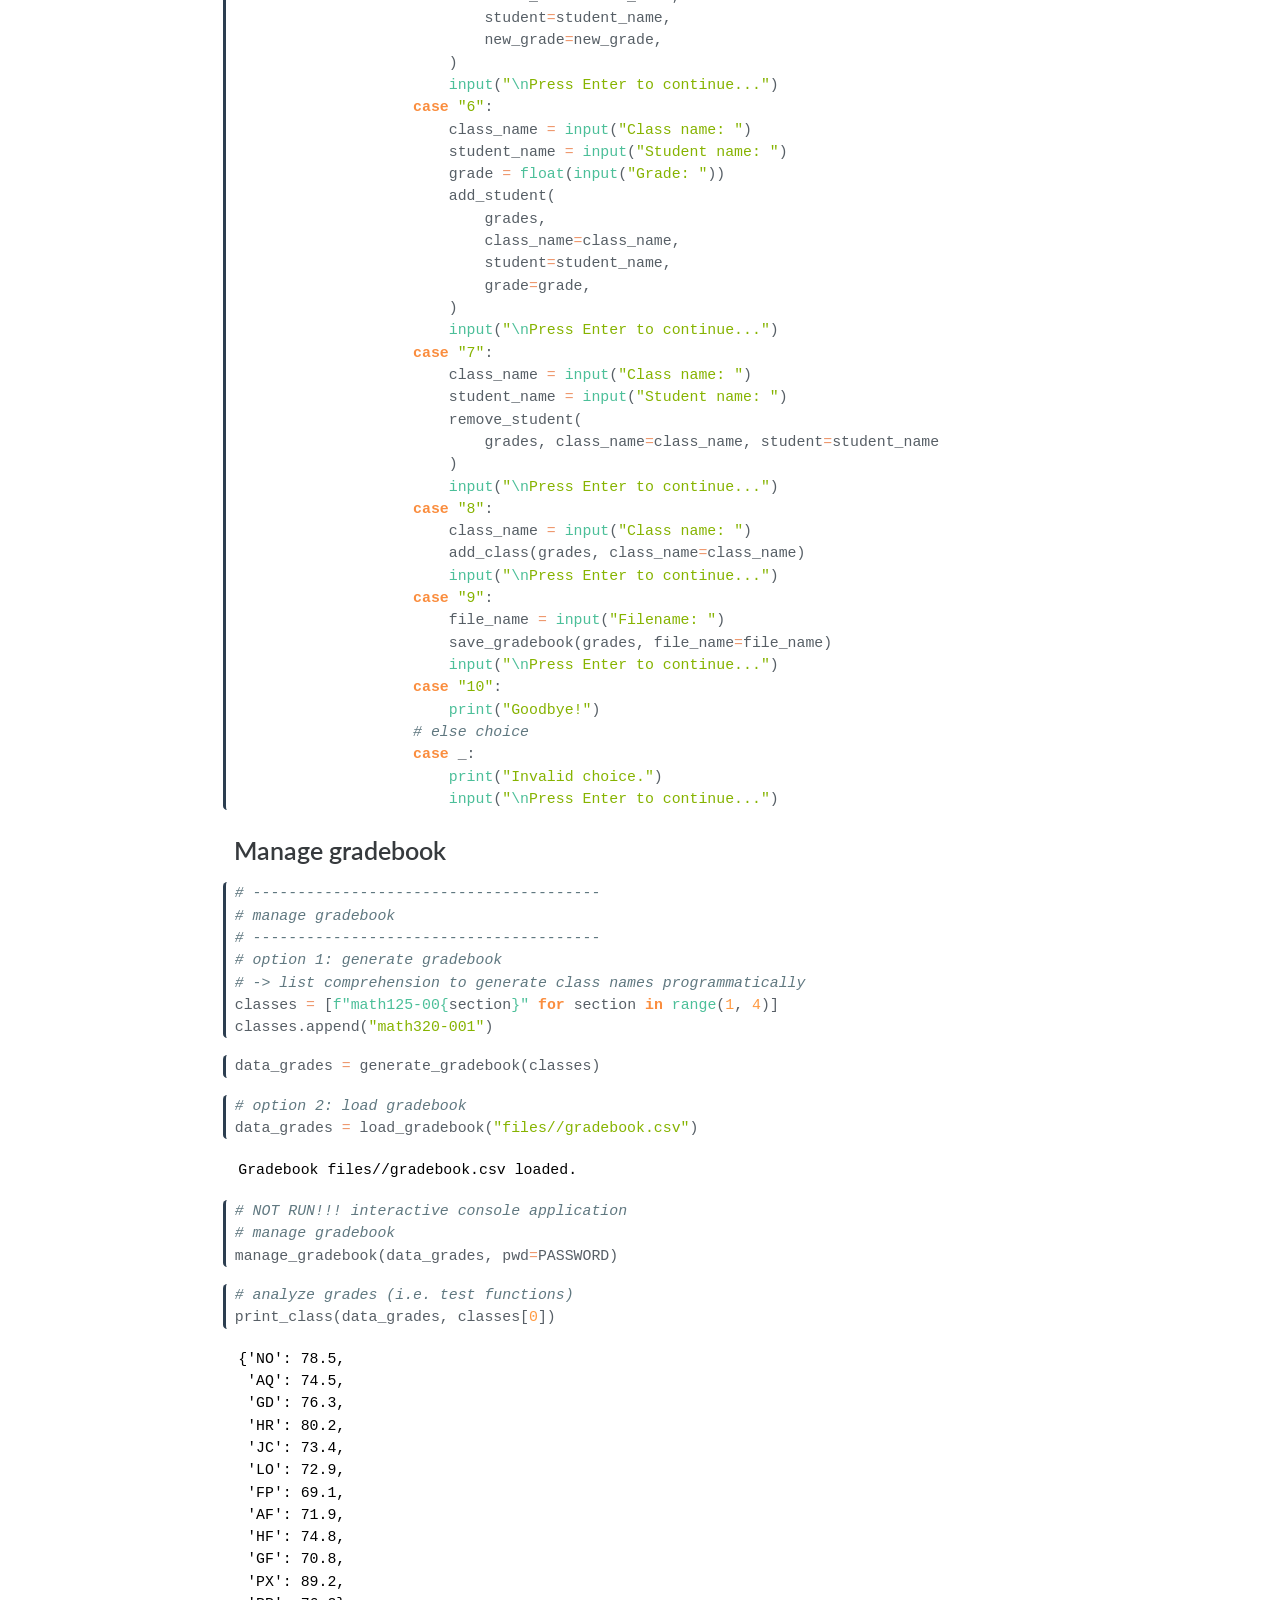
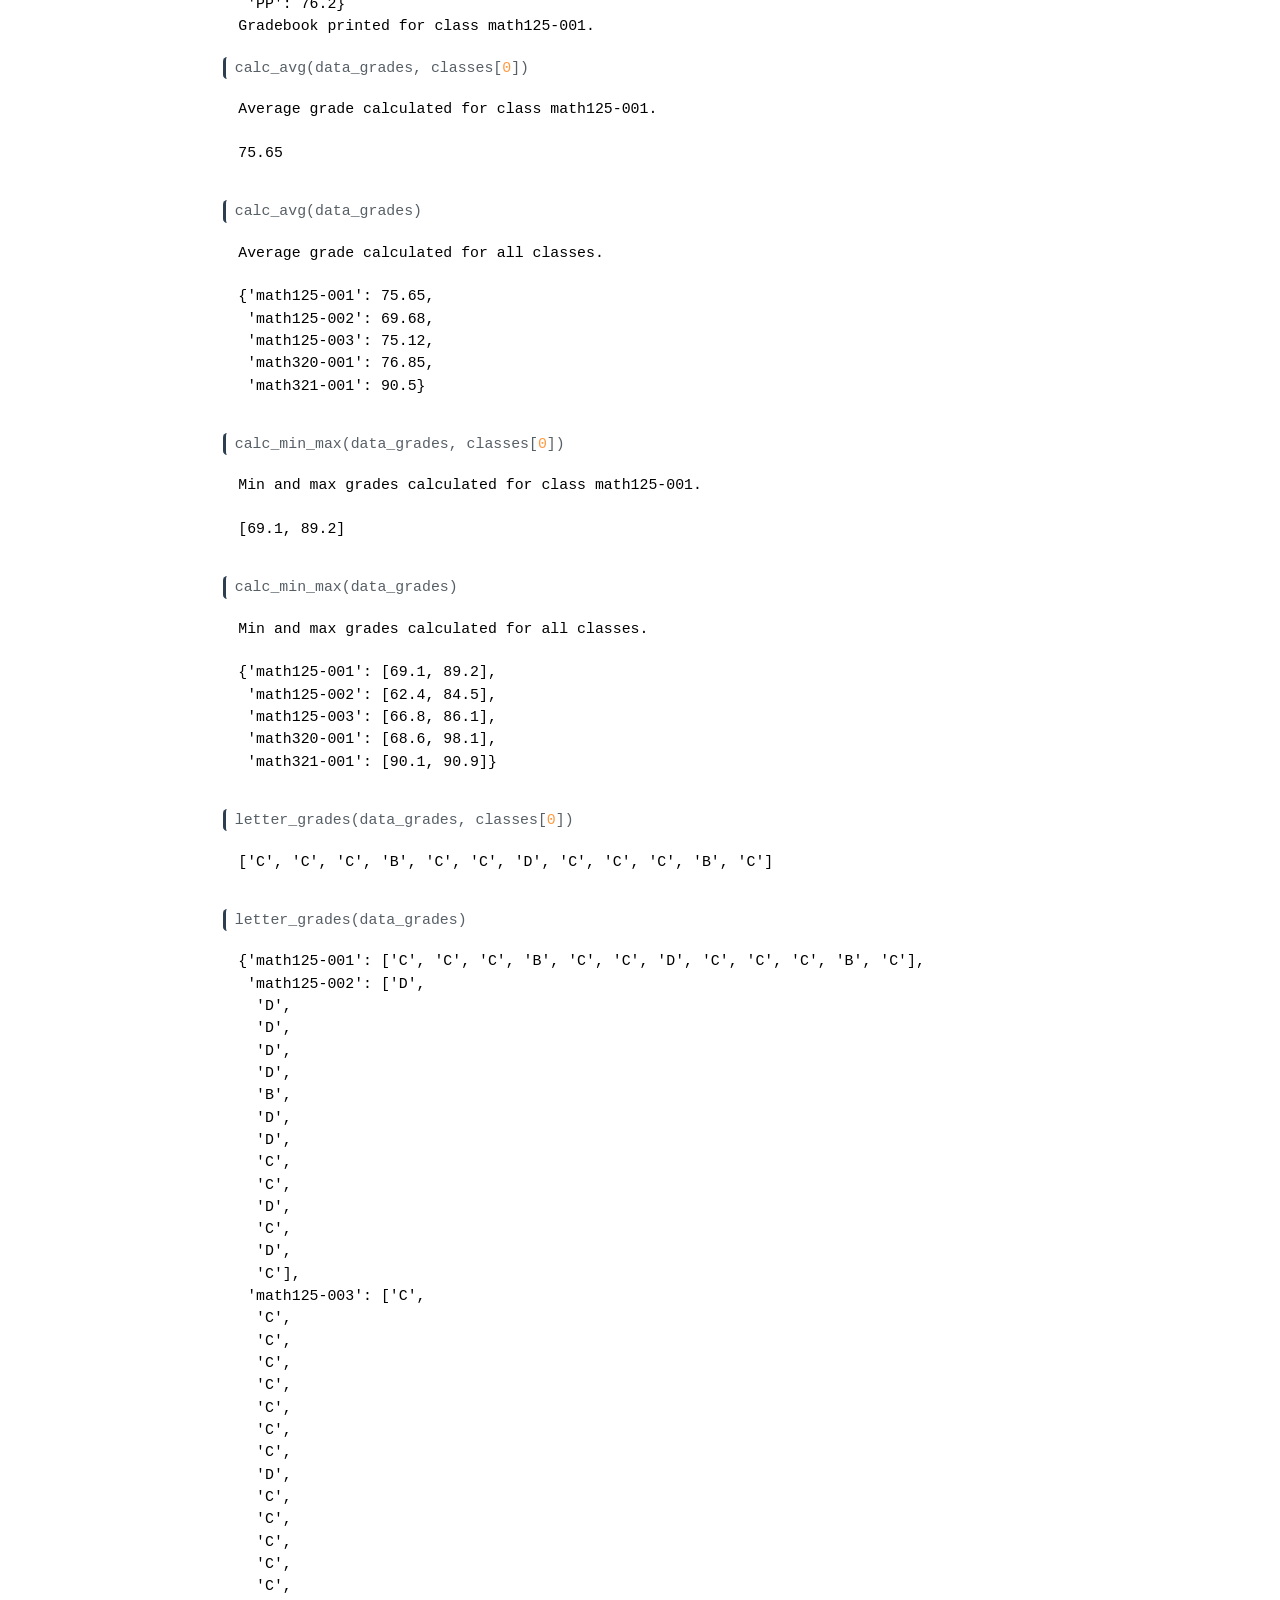
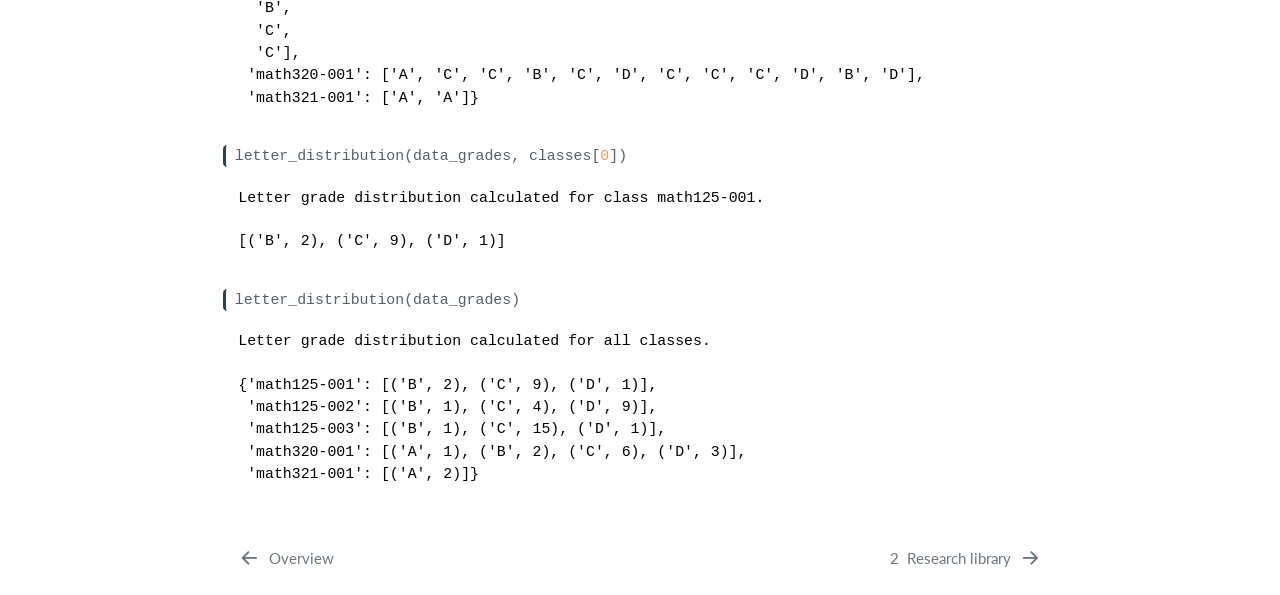
<file: docs/1-gradebook.html>
<!DOCTYPE html>
<html xmlns="http://www.w3.org/1999/xhtml" lang="en" xml:lang="en"><head>

<meta charset="utf-8">
<meta name="generator" content="quarto-1.9.38">

<meta name="viewport" content="width=device-width, initial-scale=1.0, user-scalable=yes">


<title>1&nbsp; Gradebook – Learning python</title>
<style>
/* Default styles provided by pandoc.
** See https://pandoc.org/MANUAL.html#variables-for-html for config info.
*/
code{white-space: pre-wrap;}
span.smallcaps{font-variant: small-caps;}
div.columns{display: flex; gap: min(4vw, 1.5em);}
div.column{flex: auto; overflow-x: auto;}
div.hanging-indent{margin-left: 1.5em; text-indent: -1.5em;}
ul.task-list{list-style: none;}
ul.task-list li input[type="checkbox"] {
  width: 0.8em;
  margin: 0 0.8em 0.2em -1em; /* quarto-specific, see https://github.com/quarto-dev/quarto-cli/issues/4556 */ 
  vertical-align: middle;
}
/* CSS for syntax highlighting */
html { -webkit-text-size-adjust: 100%; }
pre > code.sourceCode { white-space: pre; position: relative; }
pre > code.sourceCode > span { display: inline-block; line-height: 1.25; }
pre > code.sourceCode > span:empty { height: 1.2em; }
.sourceCode { overflow: visible; }
code.sourceCode > span { color: inherit; text-decoration: inherit; }
div.sourceCode { margin: 1em 0; }
pre.sourceCode { margin: 0; }
@media screen {
div.sourceCode { overflow: auto; }
}
@media print {
pre > code.sourceCode { white-space: pre-wrap; }
pre > code.sourceCode > span { text-indent: -5em; padding-left: 5em; }
}
pre.numberSource code
  { counter-reset: source-line 0; }
pre.numberSource code > span
  { position: relative; left: -4em; counter-increment: source-line; }
pre.numberSource code > span > a:first-child::before
  { content: counter(source-line);
    position: relative; left: -1em; text-align: right; vertical-align: baseline;
    border: none; display: inline-block;
    -webkit-touch-callout: none; -webkit-user-select: none;
    -khtml-user-select: none; -moz-user-select: none;
    -ms-user-select: none; user-select: none;
    padding: 0 4px; width: 4em;
  }
pre.numberSource { margin-left: 3em;  padding-left: 4px; }
div.sourceCode
  {   }
@media screen {
pre > code.sourceCode > span > a:first-child::before { text-decoration: underline; }
}
</style>


<script src="site_libs/quarto-nav/quarto-nav.js"></script>
<script src="site_libs/quarto-nav/headroom.min.js"></script>
<script src="site_libs/clipboard/clipboard.min.js"></script>
<script src="site_libs/quarto-search/autocomplete.umd.js"></script>
<script src="site_libs/quarto-search/fuse.min.js"></script>
<script src="site_libs/quarto-search/quarto-search.js"></script>
<meta name="quarto:offset" content="./">
<link href="./2-research-library.html" rel="next">
<link href="./index.html" rel="prev">
<script src="site_libs/quarto-html/quarto.js" type="module"></script>
<script src="site_libs/quarto-html/tabsets/tabsets.js" type="module"></script>
<script src="site_libs/quarto-html/popper.min.js"></script>
<script src="site_libs/quarto-html/tippy.umd.min.js"></script>
<script src="site_libs/quarto-html/anchor.min.js"></script>
<link href="site_libs/quarto-html/tippy.css" rel="stylesheet">
<link href="site_libs/quarto-html/quarto-syntax-highlighting-2baf9616dcd62a487e8517e630363ef5.css" rel="stylesheet" id="quarto-text-highlighting-styles">
<script src="site_libs/bootstrap/bootstrap.min.js"></script>
<link href="site_libs/bootstrap/bootstrap-icons.css" rel="stylesheet">
<link href="site_libs/bootstrap/bootstrap-f356c57aa349632ee556adf595a27b58.min.css" rel="stylesheet" append-hash="true" id="quarto-bootstrap" data-mode="light">
<script id="quarto-search-options" type="application/json">{
  "location": "sidebar",
  "copy-button": false,
  "collapse-after": 3,
  "panel-placement": "start",
  "type": "textbox",
  "limit": 50,
  "keyboard-shortcut": [
    "f",
    "/",
    "s"
  ],
  "show-item-context": false,
  "language": {
    "search-no-results-text": "No results",
    "search-matching-documents-text": "matching documents",
    "search-copy-link-title": "Copy link to search",
    "search-hide-matches-text": "Hide additional matches",
    "search-more-match-text": "more match in this document",
    "search-more-matches-text": "more matches in this document",
    "search-clear-button-title": "Clear",
    "search-text-placeholder": "",
    "search-detached-cancel-button-title": "Cancel",
    "search-submit-button-title": "Submit",
    "search-label": "Search"
  }
}</script>


</head>

<body class="nav-sidebar floating quarto-light">

<div id="quarto-search-results"></div>
  <header id="quarto-header" class="headroom fixed-top quarto-banner">
  <nav class="quarto-secondary-nav">
    <div class="container-fluid d-flex">
      <button type="button" class="quarto-btn-toggle btn" data-bs-toggle="collapse" role="button" data-bs-target=".quarto-sidebar-collapse-item" aria-controls="quarto-sidebar" aria-expanded="false" aria-label="Toggle sidebar navigation" onclick="if (window.quartoToggleHeadroom) { window.quartoToggleHeadroom(); }">
        <i class="bi bi-layout-text-sidebar-reverse"></i>
      </button>
        <nav class="quarto-page-breadcrumbs" aria-label="breadcrumb"><ol class="breadcrumb"><li class="breadcrumb-item"><a href="./1-gradebook.html"><span class="chapter-number">1</span>&nbsp; <span class="chapter-title">Gradebook</span></a></li></ol></nav>
        <a class="flex-grow-1" role="navigation" data-bs-toggle="collapse" data-bs-target=".quarto-sidebar-collapse-item" aria-controls="quarto-sidebar" aria-expanded="false" aria-label="Toggle sidebar navigation" onclick="if (window.quartoToggleHeadroom) { window.quartoToggleHeadroom(); }">      
        </a>
      <button type="button" class="btn quarto-search-button" aria-label="Search" onclick="window.quartoOpenSearch();">
        <i class="bi bi-search"></i>
      </button>
    </div>
  </nav>
</header>
<!-- content -->
<header id="title-block-header" class="quarto-title-block default page-columns page-full">
  <div class="quarto-title-banner page-columns page-full">
    <div class="quarto-title column-body">
      <div class="quarto-title-block"><div><h1 class="title"><span class="chapter-number">1</span>&nbsp; <span class="chapter-title">Gradebook</span></h1><button type="button" class="btn code-tools-button" id="quarto-code-tools-source"><i class="bi"></i> Code</button></div></div>
                      </div>
  </div>
    
  
  <div class="quarto-title-meta">

      
    
      
    </div>
    
  
  </header><div id="quarto-content" class="quarto-container page-columns page-rows-contents page-layout-article">
<!-- sidebar -->
  <nav id="quarto-sidebar" class="sidebar collapse collapse-horizontal quarto-sidebar-collapse-item sidebar-navigation floating overflow-auto">
    <div class="pt-lg-2 mt-2 text-left sidebar-header">
    <div class="sidebar-title mb-0 py-0">
      <a href="./">Learning python</a> 
    </div>
      </div>
        <div class="mt-2 flex-shrink-0 align-items-center">
        <div class="sidebar-search">
        <div id="quarto-search" class="" title="Search"></div>
        </div>
        </div>
    <div class="sidebar-menu-container"> 
    <ul class="list-unstyled mt-1">
        <li class="sidebar-item">
  <div class="sidebar-item-container"> 
  <a href="./index.html" class="sidebar-item-text sidebar-link">
 <span class="menu-text">Overview</span></a>
  </div>
</li>
        <li class="sidebar-item">
  <div class="sidebar-item-container"> 
  <a href="./1-gradebook.html" class="sidebar-item-text sidebar-link active">
 <span class="menu-text"><span class="chapter-number">1</span>&nbsp; <span class="chapter-title">Gradebook</span></span></a>
  </div>
</li>
        <li class="sidebar-item">
  <div class="sidebar-item-container"> 
  <a href="./2-research-library.html" class="sidebar-item-text sidebar-link">
 <span class="menu-text"><span class="chapter-number">2</span>&nbsp; <span class="chapter-title">Research library</span></span></a>
  </div>
</li>
    </ul>
    </div>
</nav>
<div id="quarto-sidebar-glass" class="quarto-sidebar-collapse-item" data-bs-toggle="collapse" data-bs-target=".quarto-sidebar-collapse-item"></div>
<!-- margin-sidebar -->
    <div id="quarto-margin-sidebar" class="sidebar margin-sidebar">
        <nav id="TOC" role="doc-toc" class="toc-active">
    <h2 id="toc-title">Table of contents</h2>
   
  <ul>
  <li><a href="#import-modules" id="toc-import-modules" class="nav-link active" data-scroll-target="#import-modules">Import modules</a></li>
  <li><a href="#module-constants" id="toc-module-constants" class="nav-link" data-scroll-target="#module-constants">Module constants</a></li>
  <li><a href="#analysis-functions" id="toc-analysis-functions" class="nav-link" data-scroll-target="#analysis-functions">Analysis functions</a></li>
  <li><a href="#modification-functions" id="toc-modification-functions" class="nav-link" data-scroll-target="#modification-functions">Modification functions</a></li>
  <li><a href="#file-io-functions" id="toc-file-io-functions" class="nav-link" data-scroll-target="#file-io-functions">File i/o functions</a></li>
  <li><a href="#application-function" id="toc-application-function" class="nav-link" data-scroll-target="#application-function">Application function</a></li>
  <li><a href="#manage-gradebook" id="toc-manage-gradebook" class="nav-link" data-scroll-target="#manage-gradebook">Manage gradebook</a></li>
  </ul>
</nav>
    </div>
<!-- main -->
<main class="content quarto-banner-title-block" id="quarto-document-content">





<section id="import-modules" class="level3">
<h3 class="anchored" data-anchor-id="import-modules">Import modules</h3>
<div id="9561b8c1" class="cell" data-execution_count="1">
<div class="code-copy-outer-scaffold"><div class="sourceCode cell-code" id="cb1"><pre class="sourceCode python code-with-copy"><code class="sourceCode python"><span id="cb1-1"><a href="#cb1-1" aria-hidden="true" tabindex="-1"></a><span class="co"># ---------------------------------------</span></span>
<span id="cb1-2"><a href="#cb1-2" aria-hidden="true" tabindex="-1"></a><span class="co"># import modules</span></span>
<span id="cb1-3"><a href="#cb1-3" aria-hidden="true" tabindex="-1"></a><span class="co"># ---------------------------------------</span></span>
<span id="cb1-4"><a href="#cb1-4" aria-hidden="true" tabindex="-1"></a><span class="im">import</span> csv</span>
<span id="cb1-5"><a href="#cb1-5" aria-hidden="true" tabindex="-1"></a><span class="im">import</span> random</span>
<span id="cb1-6"><a href="#cb1-6" aria-hidden="true" tabindex="-1"></a><span class="im">import</span> statistics</span>
<span id="cb1-7"><a href="#cb1-7" aria-hidden="true" tabindex="-1"></a><span class="im">import</span> string</span>
<span id="cb1-8"><a href="#cb1-8" aria-hidden="true" tabindex="-1"></a><span class="im">from</span> collections <span class="im">import</span> Counter</span>
<span id="cb1-9"><a href="#cb1-9" aria-hidden="true" tabindex="-1"></a><span class="im">from</span> pprint <span class="im">import</span> pp</span>
<span id="cb1-10"><a href="#cb1-10" aria-hidden="true" tabindex="-1"></a></span>
<span id="cb1-11"><a href="#cb1-11" aria-hidden="true" tabindex="-1"></a><span class="im">import</span> numpy <span class="im">as</span> np</span></code></pre></div><button title="Copy to Clipboard" class="code-copy-button"><i class="bi"></i></button></div>
</div>
</section>
<section id="module-constants" class="level3">
<h3 class="anchored" data-anchor-id="module-constants">Module constants</h3>
<div id="cccc4bfd" class="cell" data-execution_count="2">
<div class="code-copy-outer-scaffold"><div class="sourceCode cell-code" id="cb2"><pre class="sourceCode python code-with-copy"><code class="sourceCode python"><span id="cb2-1"><a href="#cb2-1" aria-hidden="true" tabindex="-1"></a><span class="co"># ---------------------------------------</span></span>
<span id="cb2-2"><a href="#cb2-2" aria-hidden="true" tabindex="-1"></a><span class="co"># module constants</span></span>
<span id="cb2-3"><a href="#cb2-3" aria-hidden="true" tabindex="-1"></a><span class="co"># ---------------------------------------</span></span>
<span id="cb2-4"><a href="#cb2-4" aria-hidden="true" tabindex="-1"></a><span class="co"># -&gt; these are global constants that function rely on</span></span>
<span id="cb2-5"><a href="#cb2-5" aria-hidden="true" tabindex="-1"></a><span class="co"># -&gt; they are never to change values, and thus aren't needed to be given as parameters</span></span>
<span id="cb2-6"><a href="#cb2-6" aria-hidden="true" tabindex="-1"></a>PASSWORD <span class="op">=</span> <span class="st">"1234"</span></span>
<span id="cb2-7"><a href="#cb2-7" aria-hidden="true" tabindex="-1"></a></span>
<span id="cb2-8"><a href="#cb2-8" aria-hidden="true" tabindex="-1"></a>MENU <span class="op">=</span> <span class="st">"""</span></span>
<span id="cb2-9"><a href="#cb2-9" aria-hidden="true" tabindex="-1"></a><span class="st">---------------------</span></span>
<span id="cb2-10"><a href="#cb2-10" aria-hidden="true" tabindex="-1"></a><span class="st">Gradebook Manager</span></span>
<span id="cb2-11"><a href="#cb2-11" aria-hidden="true" tabindex="-1"></a><span class="st">---------------------</span></span>
<span id="cb2-12"><a href="#cb2-12" aria-hidden="true" tabindex="-1"></a></span>
<span id="cb2-13"><a href="#cb2-13" aria-hidden="true" tabindex="-1"></a><span class="ch">\n</span><span class="st">What would you like to do?</span></span>
<span id="cb2-14"><a href="#cb2-14" aria-hidden="true" tabindex="-1"></a></span>
<span id="cb2-15"><a href="#cb2-15" aria-hidden="true" tabindex="-1"></a><span class="st">Analysis</span></span>
<span id="cb2-16"><a href="#cb2-16" aria-hidden="true" tabindex="-1"></a><span class="st">1. Print class</span></span>
<span id="cb2-17"><a href="#cb2-17" aria-hidden="true" tabindex="-1"></a><span class="st">2. Class average</span></span>
<span id="cb2-18"><a href="#cb2-18" aria-hidden="true" tabindex="-1"></a><span class="st">3. Min / Max</span></span>
<span id="cb2-19"><a href="#cb2-19" aria-hidden="true" tabindex="-1"></a><span class="st">4. Summarize letter distribution</span></span>
<span id="cb2-20"><a href="#cb2-20" aria-hidden="true" tabindex="-1"></a></span>
<span id="cb2-21"><a href="#cb2-21" aria-hidden="true" tabindex="-1"></a><span class="ch">\n</span><span class="st">Modification</span></span>
<span id="cb2-22"><a href="#cb2-22" aria-hidden="true" tabindex="-1"></a><span class="st">5. Change grade</span></span>
<span id="cb2-23"><a href="#cb2-23" aria-hidden="true" tabindex="-1"></a><span class="st">6. Add student</span></span>
<span id="cb2-24"><a href="#cb2-24" aria-hidden="true" tabindex="-1"></a><span class="st">7. Remove student</span></span>
<span id="cb2-25"><a href="#cb2-25" aria-hidden="true" tabindex="-1"></a><span class="st">8. Add class</span></span>
<span id="cb2-26"><a href="#cb2-26" aria-hidden="true" tabindex="-1"></a></span>
<span id="cb2-27"><a href="#cb2-27" aria-hidden="true" tabindex="-1"></a><span class="ch">\n</span><span class="st">File</span></span>
<span id="cb2-28"><a href="#cb2-28" aria-hidden="true" tabindex="-1"></a><span class="st">9. Save gradebook</span></span>
<span id="cb2-29"><a href="#cb2-29" aria-hidden="true" tabindex="-1"></a><span class="st">10. Quit</span></span>
<span id="cb2-30"><a href="#cb2-30" aria-hidden="true" tabindex="-1"></a></span>
<span id="cb2-31"><a href="#cb2-31" aria-hidden="true" tabindex="-1"></a><span class="ch">\n</span><span class="st">Choice: """</span></span>
<span id="cb2-32"><a href="#cb2-32" aria-hidden="true" tabindex="-1"></a></span>
<span id="cb2-33"><a href="#cb2-33" aria-hidden="true" tabindex="-1"></a>MIN_GRADE <span class="op">=</span> <span class="dv">0</span></span>
<span id="cb2-34"><a href="#cb2-34" aria-hidden="true" tabindex="-1"></a>MAX_GRADE <span class="op">=</span> <span class="dv">100</span></span></code></pre></div><button title="Copy to Clipboard" class="code-copy-button"><i class="bi"></i></button></div>
</div>
</section>
<section id="analysis-functions" class="level3">
<h3 class="anchored" data-anchor-id="analysis-functions">Analysis functions</h3>
<div id="41dbea41" class="cell" data-execution_count="3">
<div class="code-copy-outer-scaffold"><div class="sourceCode cell-code" id="cb3"><pre class="sourceCode python code-with-copy"><code class="sourceCode python"><span id="cb3-1"><a href="#cb3-1" aria-hidden="true" tabindex="-1"></a><span class="co"># ---------------------------------------</span></span>
<span id="cb3-2"><a href="#cb3-2" aria-hidden="true" tabindex="-1"></a><span class="co"># analysis functions</span></span>
<span id="cb3-3"><a href="#cb3-3" aria-hidden="true" tabindex="-1"></a><span class="co"># ---------------------------------------</span></span>
<span id="cb3-4"><a href="#cb3-4" aria-hidden="true" tabindex="-1"></a><span class="kw">def</span> calc_avg(grades, class_name<span class="op">=</span><span class="va">None</span>):</span>
<span id="cb3-5"><a href="#cb3-5" aria-hidden="true" tabindex="-1"></a>    <span class="co">"""Calculate the average grade for a(all) class(es)."""</span></span>
<span id="cb3-6"><a href="#cb3-6" aria-hidden="true" tabindex="-1"></a>    <span class="co"># if no class is specified, calculate for all classes</span></span>
<span id="cb3-7"><a href="#cb3-7" aria-hidden="true" tabindex="-1"></a>    <span class="cf">if</span> class_name <span class="kw">is</span> <span class="va">None</span> <span class="kw">or</span> class_name <span class="op">==</span> <span class="st">""</span>:</span>
<span id="cb3-8"><a href="#cb3-8" aria-hidden="true" tabindex="-1"></a>        <span class="co"># initialize dict</span></span>
<span id="cb3-9"><a href="#cb3-9" aria-hidden="true" tabindex="-1"></a>        mean <span class="op">=</span> {}</span>
<span id="cb3-10"><a href="#cb3-10" aria-hidden="true" tabindex="-1"></a>        <span class="co"># loop through all classes</span></span>
<span id="cb3-11"><a href="#cb3-11" aria-hidden="true" tabindex="-1"></a>        <span class="cf">for</span> class_name_i <span class="kw">in</span> grades:</span>
<span id="cb3-12"><a href="#cb3-12" aria-hidden="true" tabindex="-1"></a>            <span class="co"># add key, value pair for class name and avg grade to mean dict</span></span>
<span id="cb3-13"><a href="#cb3-13" aria-hidden="true" tabindex="-1"></a>            mean[class_name_i] <span class="op">=</span> <span class="bu">round</span>(</span>
<span id="cb3-14"><a href="#cb3-14" aria-hidden="true" tabindex="-1"></a>                statistics.mean(grades[class_name_i].values()), <span class="dv">2</span></span>
<span id="cb3-15"><a href="#cb3-15" aria-hidden="true" tabindex="-1"></a>            )</span>
<span id="cb3-16"><a href="#cb3-16" aria-hidden="true" tabindex="-1"></a>        <span class="bu">print</span>(<span class="st">"Average grade calculated for all classes."</span>)</span>
<span id="cb3-17"><a href="#cb3-17" aria-hidden="true" tabindex="-1"></a>    <span class="co"># check for valid class</span></span>
<span id="cb3-18"><a href="#cb3-18" aria-hidden="true" tabindex="-1"></a>    <span class="cf">elif</span> class_name <span class="kw">not</span> <span class="kw">in</span> grades:</span>
<span id="cb3-19"><a href="#cb3-19" aria-hidden="true" tabindex="-1"></a>        <span class="bu">print</span>(<span class="ss">f"Class </span><span class="sc">{</span>class_name<span class="sc">}</span><span class="ss"> not found."</span>)</span>
<span id="cb3-20"><a href="#cb3-20" aria-hidden="true" tabindex="-1"></a>        <span class="cf">return</span></span>
<span id="cb3-21"><a href="#cb3-21" aria-hidden="true" tabindex="-1"></a>    <span class="co"># if valid, then calculate for the given class</span></span>
<span id="cb3-22"><a href="#cb3-22" aria-hidden="true" tabindex="-1"></a>    <span class="cf">else</span>:</span>
<span id="cb3-23"><a href="#cb3-23" aria-hidden="true" tabindex="-1"></a>        mean <span class="op">=</span> <span class="bu">round</span>(statistics.mean(grades[class_name].values()), <span class="dv">2</span>)</span>
<span id="cb3-24"><a href="#cb3-24" aria-hidden="true" tabindex="-1"></a>        <span class="bu">print</span>(<span class="ss">f"Average grade calculated for class </span><span class="sc">{</span>class_name<span class="sc">}</span><span class="ss">."</span>)</span>
<span id="cb3-25"><a href="#cb3-25" aria-hidden="true" tabindex="-1"></a>    <span class="cf">return</span> mean</span>
<span id="cb3-26"><a href="#cb3-26" aria-hidden="true" tabindex="-1"></a></span>
<span id="cb3-27"><a href="#cb3-27" aria-hidden="true" tabindex="-1"></a></span>
<span id="cb3-28"><a href="#cb3-28" aria-hidden="true" tabindex="-1"></a><span class="kw">def</span> calc_min_max(grades, class_name<span class="op">=</span><span class="va">None</span>):</span>
<span id="cb3-29"><a href="#cb3-29" aria-hidden="true" tabindex="-1"></a>    <span class="co">"""Calculate the min and max grades for a(all) class(es)."""</span></span>
<span id="cb3-30"><a href="#cb3-30" aria-hidden="true" tabindex="-1"></a>    <span class="cf">if</span> class_name <span class="kw">is</span> <span class="va">None</span> <span class="kw">or</span> class_name <span class="op">==</span> <span class="st">""</span>:</span>
<span id="cb3-31"><a href="#cb3-31" aria-hidden="true" tabindex="-1"></a>        minmax <span class="op">=</span> {}</span>
<span id="cb3-32"><a href="#cb3-32" aria-hidden="true" tabindex="-1"></a>        <span class="cf">for</span> class_name_i <span class="kw">in</span> grades:</span>
<span id="cb3-33"><a href="#cb3-33" aria-hidden="true" tabindex="-1"></a>            minmax[class_name_i] <span class="op">=</span> [</span>
<span id="cb3-34"><a href="#cb3-34" aria-hidden="true" tabindex="-1"></a>                <span class="bu">min</span>(grades[class_name_i].values()),</span>
<span id="cb3-35"><a href="#cb3-35" aria-hidden="true" tabindex="-1"></a>                <span class="bu">max</span>(grades[class_name_i].values()),</span>
<span id="cb3-36"><a href="#cb3-36" aria-hidden="true" tabindex="-1"></a>            ]</span>
<span id="cb3-37"><a href="#cb3-37" aria-hidden="true" tabindex="-1"></a>        <span class="bu">print</span>(<span class="st">"Min and max grades calculated for all classes."</span>)</span>
<span id="cb3-38"><a href="#cb3-38" aria-hidden="true" tabindex="-1"></a>    <span class="cf">elif</span> class_name <span class="kw">not</span> <span class="kw">in</span> grades:</span>
<span id="cb3-39"><a href="#cb3-39" aria-hidden="true" tabindex="-1"></a>        <span class="bu">print</span>(<span class="ss">f"Class </span><span class="sc">{</span>class_name<span class="sc">}</span><span class="ss"> not found."</span>)</span>
<span id="cb3-40"><a href="#cb3-40" aria-hidden="true" tabindex="-1"></a>        <span class="cf">return</span></span>
<span id="cb3-41"><a href="#cb3-41" aria-hidden="true" tabindex="-1"></a>    <span class="cf">else</span>:</span>
<span id="cb3-42"><a href="#cb3-42" aria-hidden="true" tabindex="-1"></a>        minmax <span class="op">=</span> [<span class="bu">min</span>(grades[class_name].values()), <span class="bu">max</span>(grades[class_name].values())]</span>
<span id="cb3-43"><a href="#cb3-43" aria-hidden="true" tabindex="-1"></a>        <span class="bu">print</span>(<span class="ss">f"Min and max grades calculated for class </span><span class="sc">{</span>class_name<span class="sc">}</span><span class="ss">."</span>)</span>
<span id="cb3-44"><a href="#cb3-44" aria-hidden="true" tabindex="-1"></a>    <span class="cf">return</span> minmax</span>
<span id="cb3-45"><a href="#cb3-45" aria-hidden="true" tabindex="-1"></a></span>
<span id="cb3-46"><a href="#cb3-46" aria-hidden="true" tabindex="-1"></a></span>
<span id="cb3-47"><a href="#cb3-47" aria-hidden="true" tabindex="-1"></a><span class="kw">def</span> grade_to_letter(grade):</span>
<span id="cb3-48"><a href="#cb3-48" aria-hidden="true" tabindex="-1"></a>    <span class="co">"""Calculate the letter grade corresponding to the numeric grade."""</span></span>
<span id="cb3-49"><a href="#cb3-49" aria-hidden="true" tabindex="-1"></a>    <span class="cf">if</span> grade <span class="op">&gt;=</span> <span class="dv">90</span>:</span>
<span id="cb3-50"><a href="#cb3-50" aria-hidden="true" tabindex="-1"></a>        <span class="cf">return</span> <span class="st">"A"</span></span>
<span id="cb3-51"><a href="#cb3-51" aria-hidden="true" tabindex="-1"></a>    <span class="cf">elif</span> grade <span class="op">&gt;=</span> <span class="dv">80</span>:</span>
<span id="cb3-52"><a href="#cb3-52" aria-hidden="true" tabindex="-1"></a>        <span class="cf">return</span> <span class="st">"B"</span></span>
<span id="cb3-53"><a href="#cb3-53" aria-hidden="true" tabindex="-1"></a>    <span class="cf">elif</span> grade <span class="op">&gt;=</span> <span class="dv">70</span>:</span>
<span id="cb3-54"><a href="#cb3-54" aria-hidden="true" tabindex="-1"></a>        <span class="cf">return</span> <span class="st">"C"</span></span>
<span id="cb3-55"><a href="#cb3-55" aria-hidden="true" tabindex="-1"></a>    <span class="cf">elif</span> grade <span class="op">&gt;=</span> <span class="dv">60</span>:</span>
<span id="cb3-56"><a href="#cb3-56" aria-hidden="true" tabindex="-1"></a>        <span class="cf">return</span> <span class="st">"D"</span></span>
<span id="cb3-57"><a href="#cb3-57" aria-hidden="true" tabindex="-1"></a>    <span class="cf">else</span>:</span>
<span id="cb3-58"><a href="#cb3-58" aria-hidden="true" tabindex="-1"></a>        <span class="cf">return</span> <span class="st">"F"</span></span>
<span id="cb3-59"><a href="#cb3-59" aria-hidden="true" tabindex="-1"></a></span>
<span id="cb3-60"><a href="#cb3-60" aria-hidden="true" tabindex="-1"></a></span>
<span id="cb3-61"><a href="#cb3-61" aria-hidden="true" tabindex="-1"></a><span class="kw">def</span> count_grades(letters):</span>
<span id="cb3-62"><a href="#cb3-62" aria-hidden="true" tabindex="-1"></a>    <span class="co">"""Count the distribution of letter grades for a(all) class(es)."""</span></span>
<span id="cb3-63"><a href="#cb3-63" aria-hidden="true" tabindex="-1"></a>    <span class="co"># aggregate the letter grades and sort</span></span>
<span id="cb3-64"><a href="#cb3-64" aria-hidden="true" tabindex="-1"></a>    <span class="cf">return</span> <span class="bu">sorted</span>(Counter(letters).items())</span>
<span id="cb3-65"><a href="#cb3-65" aria-hidden="true" tabindex="-1"></a></span>
<span id="cb3-66"><a href="#cb3-66" aria-hidden="true" tabindex="-1"></a></span>
<span id="cb3-67"><a href="#cb3-67" aria-hidden="true" tabindex="-1"></a><span class="kw">def</span> letter_grades(grades, class_name<span class="op">=</span><span class="va">None</span>):</span>
<span id="cb3-68"><a href="#cb3-68" aria-hidden="true" tabindex="-1"></a>    <span class="co">"""Calculate the of letter grades for a(all) class(es)."""</span></span>
<span id="cb3-69"><a href="#cb3-69" aria-hidden="true" tabindex="-1"></a>    <span class="cf">if</span> class_name <span class="kw">is</span> <span class="va">None</span> <span class="kw">or</span> class_name <span class="op">==</span> <span class="st">""</span>:</span>
<span id="cb3-70"><a href="#cb3-70" aria-hidden="true" tabindex="-1"></a>        letters <span class="op">=</span> {}</span>
<span id="cb3-71"><a href="#cb3-71" aria-hidden="true" tabindex="-1"></a>        <span class="cf">for</span> class_name_i <span class="kw">in</span> grades:</span>
<span id="cb3-72"><a href="#cb3-72" aria-hidden="true" tabindex="-1"></a>            <span class="co"># for each numeric grade in grades, calculate the letter grade</span></span>
<span id="cb3-73"><a href="#cb3-73" aria-hidden="true" tabindex="-1"></a>            <span class="co"># list comprehension -&gt; [expression for item in iterable if condition]</span></span>
<span id="cb3-74"><a href="#cb3-74" aria-hidden="true" tabindex="-1"></a>            <span class="co"># --&gt; the `if` part is optional, it iterates over only items that meet the condition</span></span>
<span id="cb3-75"><a href="#cb3-75" aria-hidden="true" tabindex="-1"></a>            letters[class_name_i] <span class="op">=</span> [</span>
<span id="cb3-76"><a href="#cb3-76" aria-hidden="true" tabindex="-1"></a>                grade_to_letter(grd) <span class="cf">for</span> grd <span class="kw">in</span> grades[class_name_i].values()</span>
<span id="cb3-77"><a href="#cb3-77" aria-hidden="true" tabindex="-1"></a>            ]</span>
<span id="cb3-78"><a href="#cb3-78" aria-hidden="true" tabindex="-1"></a>    <span class="cf">else</span>:</span>
<span id="cb3-79"><a href="#cb3-79" aria-hidden="true" tabindex="-1"></a>        letters <span class="op">=</span> []</span>
<span id="cb3-80"><a href="#cb3-80" aria-hidden="true" tabindex="-1"></a>        <span class="cf">for</span> grd <span class="kw">in</span> grades[class_name].values():</span>
<span id="cb3-81"><a href="#cb3-81" aria-hidden="true" tabindex="-1"></a>            letters.append(grade_to_letter(grd))</span>
<span id="cb3-82"><a href="#cb3-82" aria-hidden="true" tabindex="-1"></a>    <span class="cf">return</span> letters</span>
<span id="cb3-83"><a href="#cb3-83" aria-hidden="true" tabindex="-1"></a></span>
<span id="cb3-84"><a href="#cb3-84" aria-hidden="true" tabindex="-1"></a></span>
<span id="cb3-85"><a href="#cb3-85" aria-hidden="true" tabindex="-1"></a><span class="kw">def</span> letter_distribution(grades, class_name<span class="op">=</span><span class="va">None</span>):</span>
<span id="cb3-86"><a href="#cb3-86" aria-hidden="true" tabindex="-1"></a>    <span class="co">"""Calculate the distribution of letter grades for a(all) class(es)."""</span></span>
<span id="cb3-87"><a href="#cb3-87" aria-hidden="true" tabindex="-1"></a>    <span class="co"># calculate the letter grades for the necessary (valid) classes</span></span>
<span id="cb3-88"><a href="#cb3-88" aria-hidden="true" tabindex="-1"></a>    <span class="cf">if</span> class_name <span class="kw">is</span> <span class="va">None</span> <span class="kw">or</span> class_name <span class="op">==</span> <span class="st">""</span> <span class="kw">or</span> class_name <span class="kw">in</span> grades:</span>
<span id="cb3-89"><a href="#cb3-89" aria-hidden="true" tabindex="-1"></a>        letters <span class="op">=</span> letter_grades(grades, class_name)</span>
<span id="cb3-90"><a href="#cb3-90" aria-hidden="true" tabindex="-1"></a>    <span class="cf">else</span>:</span>
<span id="cb3-91"><a href="#cb3-91" aria-hidden="true" tabindex="-1"></a>        <span class="bu">print</span>(<span class="ss">f"Class </span><span class="sc">{</span>class_name<span class="sc">}</span><span class="ss"> not found."</span>)</span>
<span id="cb3-92"><a href="#cb3-92" aria-hidden="true" tabindex="-1"></a>    <span class="co"># aggregrate for all classes</span></span>
<span id="cb3-93"><a href="#cb3-93" aria-hidden="true" tabindex="-1"></a>    <span class="cf">if</span> class_name <span class="kw">is</span> <span class="va">None</span> <span class="kw">or</span> class_name <span class="op">==</span> <span class="st">""</span>:</span>
<span id="cb3-94"><a href="#cb3-94" aria-hidden="true" tabindex="-1"></a>        counts <span class="op">=</span> {}</span>
<span id="cb3-95"><a href="#cb3-95" aria-hidden="true" tabindex="-1"></a>        <span class="cf">for</span> class_name_i <span class="kw">in</span> letters:</span>
<span id="cb3-96"><a href="#cb3-96" aria-hidden="true" tabindex="-1"></a>            counts[class_name_i] <span class="op">=</span> count_grades(letters[class_name_i])</span>
<span id="cb3-97"><a href="#cb3-97" aria-hidden="true" tabindex="-1"></a>        <span class="bu">print</span>(<span class="st">"Letter grade distribution calculated for all classes."</span>)</span>
<span id="cb3-98"><a href="#cb3-98" aria-hidden="true" tabindex="-1"></a>    <span class="co"># return nothing if not valid class name</span></span>
<span id="cb3-99"><a href="#cb3-99" aria-hidden="true" tabindex="-1"></a>    <span class="cf">elif</span> class_name <span class="kw">not</span> <span class="kw">in</span> grades:</span>
<span id="cb3-100"><a href="#cb3-100" aria-hidden="true" tabindex="-1"></a>        <span class="cf">return</span></span>
<span id="cb3-101"><a href="#cb3-101" aria-hidden="true" tabindex="-1"></a>    <span class="co"># aggregate for a class</span></span>
<span id="cb3-102"><a href="#cb3-102" aria-hidden="true" tabindex="-1"></a>    <span class="cf">else</span>:</span>
<span id="cb3-103"><a href="#cb3-103" aria-hidden="true" tabindex="-1"></a>        counts <span class="op">=</span> count_grades(letters)</span>
<span id="cb3-104"><a href="#cb3-104" aria-hidden="true" tabindex="-1"></a>        <span class="bu">print</span>(<span class="ss">f"Letter grade distribution calculated for class </span><span class="sc">{</span>class_name<span class="sc">}</span><span class="ss">."</span>)</span>
<span id="cb3-105"><a href="#cb3-105" aria-hidden="true" tabindex="-1"></a>    <span class="cf">return</span> counts</span></code></pre></div><button title="Copy to Clipboard" class="code-copy-button"><i class="bi"></i></button></div>
</div>
</section>
<section id="modification-functions" class="level3">
<h3 class="anchored" data-anchor-id="modification-functions">Modification functions</h3>
<div id="70cc8b99" class="cell" data-execution_count="4">
<div class="code-copy-outer-scaffold"><div class="sourceCode cell-code" id="cb4"><pre class="sourceCode python code-with-copy"><code class="sourceCode python"><span id="cb4-1"><a href="#cb4-1" aria-hidden="true" tabindex="-1"></a><span class="co"># ---------------------------------------</span></span>
<span id="cb4-2"><a href="#cb4-2" aria-hidden="true" tabindex="-1"></a><span class="co"># modification functions</span></span>
<span id="cb4-3"><a href="#cb4-3" aria-hidden="true" tabindex="-1"></a><span class="co"># ---------------------------------------</span></span>
<span id="cb4-4"><a href="#cb4-4" aria-hidden="true" tabindex="-1"></a><span class="kw">def</span> print_class(grades, class_name):</span>
<span id="cb4-5"><a href="#cb4-5" aria-hidden="true" tabindex="-1"></a>    <span class="co">"""Print all students' grades for an existing class"""</span></span>
<span id="cb4-6"><a href="#cb4-6" aria-hidden="true" tabindex="-1"></a>    <span class="co"># non-valid class name</span></span>
<span id="cb4-7"><a href="#cb4-7" aria-hidden="true" tabindex="-1"></a>    <span class="cf">if</span> class_name <span class="kw">not</span> <span class="kw">in</span> grades:</span>
<span id="cb4-8"><a href="#cb4-8" aria-hidden="true" tabindex="-1"></a>        <span class="bu">print</span>(<span class="ss">f"Class </span><span class="sc">{</span>class_name<span class="sc">}</span><span class="ss"> not found."</span>)</span>
<span id="cb4-9"><a href="#cb4-9" aria-hidden="true" tabindex="-1"></a>    <span class="co"># valid class name</span></span>
<span id="cb4-10"><a href="#cb4-10" aria-hidden="true" tabindex="-1"></a>    <span class="cf">else</span>:</span>
<span id="cb4-11"><a href="#cb4-11" aria-hidden="true" tabindex="-1"></a>        pp(grades[class_name])</span>
<span id="cb4-12"><a href="#cb4-12" aria-hidden="true" tabindex="-1"></a>        <span class="bu">print</span>(<span class="ss">f"Gradebook printed for class </span><span class="sc">{</span>class_name<span class="sc">}</span><span class="ss">."</span>)</span>
<span id="cb4-13"><a href="#cb4-13" aria-hidden="true" tabindex="-1"></a></span>
<span id="cb4-14"><a href="#cb4-14" aria-hidden="true" tabindex="-1"></a></span>
<span id="cb4-15"><a href="#cb4-15" aria-hidden="true" tabindex="-1"></a><span class="kw">def</span> change_grade(grades, class_name, student, new_grade):</span>
<span id="cb4-16"><a href="#cb4-16" aria-hidden="true" tabindex="-1"></a>    <span class="co">"""Update a student's grade after checking for existing class / student and valid grade"""</span></span>
<span id="cb4-17"><a href="#cb4-17" aria-hidden="true" tabindex="-1"></a>    <span class="cf">if</span> class_name <span class="kw">not</span> <span class="kw">in</span> grades:</span>
<span id="cb4-18"><a href="#cb4-18" aria-hidden="true" tabindex="-1"></a>        <span class="bu">print</span>(<span class="ss">f"Class </span><span class="sc">{</span>class_name<span class="sc">}</span><span class="ss"> not found."</span>)</span>
<span id="cb4-19"><a href="#cb4-19" aria-hidden="true" tabindex="-1"></a>    <span class="cf">elif</span> student <span class="kw">not</span> <span class="kw">in</span> grades[class_name]:</span>
<span id="cb4-20"><a href="#cb4-20" aria-hidden="true" tabindex="-1"></a>        <span class="bu">print</span>(<span class="ss">f"Student </span><span class="sc">{</span>student<span class="sc">}</span><span class="ss"> not found in class </span><span class="sc">{</span>class_name<span class="sc">}</span><span class="ss">."</span>)</span>
<span id="cb4-21"><a href="#cb4-21" aria-hidden="true" tabindex="-1"></a>    <span class="cf">elif</span> <span class="kw">not</span> MIN_GRADE <span class="op">&lt;=</span> new_grade <span class="op">&lt;=</span> MAX_GRADE:</span>
<span id="cb4-22"><a href="#cb4-22" aria-hidden="true" tabindex="-1"></a>        <span class="bu">print</span>(<span class="ss">f"New grade of </span><span class="sc">{</span>new_grade<span class="sc">}</span><span class="ss"> is not valid."</span>)</span>
<span id="cb4-23"><a href="#cb4-23" aria-hidden="true" tabindex="-1"></a>    <span class="cf">else</span>:</span>
<span id="cb4-24"><a href="#cb4-24" aria-hidden="true" tabindex="-1"></a>        grades[class_name][student] <span class="op">=</span> new_grade</span>
<span id="cb4-25"><a href="#cb4-25" aria-hidden="true" tabindex="-1"></a>        <span class="bu">print</span>(<span class="ss">f"Grade for student </span><span class="sc">{</span>student<span class="sc">}</span><span class="ss"> in class </span><span class="sc">{</span>class_name<span class="sc">}</span><span class="ss"> changed."</span>)</span>
<span id="cb4-26"><a href="#cb4-26" aria-hidden="true" tabindex="-1"></a></span>
<span id="cb4-27"><a href="#cb4-27" aria-hidden="true" tabindex="-1"></a></span>
<span id="cb4-28"><a href="#cb4-28" aria-hidden="true" tabindex="-1"></a><span class="kw">def</span> add_student(grades, class_name, student, grade):</span>
<span id="cb4-29"><a href="#cb4-29" aria-hidden="true" tabindex="-1"></a>    <span class="co">"""Add a new student to an existing class and set grade"""</span></span>
<span id="cb4-30"><a href="#cb4-30" aria-hidden="true" tabindex="-1"></a>    <span class="cf">if</span> class_name <span class="kw">not</span> <span class="kw">in</span> grades:</span>
<span id="cb4-31"><a href="#cb4-31" aria-hidden="true" tabindex="-1"></a>        <span class="bu">print</span>(<span class="ss">f"class </span><span class="sc">{</span>class_name<span class="sc">}</span><span class="ss"> not found"</span>)</span>
<span id="cb4-32"><a href="#cb4-32" aria-hidden="true" tabindex="-1"></a>    <span class="cf">elif</span> student <span class="kw">in</span> grades[class_name]:</span>
<span id="cb4-33"><a href="#cb4-33" aria-hidden="true" tabindex="-1"></a>        <span class="bu">print</span>(<span class="ss">f"student </span><span class="sc">{</span>student<span class="sc">}</span><span class="ss"> is already in class </span><span class="sc">{</span>class_name<span class="sc">}</span><span class="ss">"</span>)</span>
<span id="cb4-34"><a href="#cb4-34" aria-hidden="true" tabindex="-1"></a>    <span class="cf">elif</span> <span class="kw">not</span> <span class="dv">0</span> <span class="op">&lt;=</span> grade <span class="op">&lt;=</span> <span class="dv">100</span>:</span>
<span id="cb4-35"><a href="#cb4-35" aria-hidden="true" tabindex="-1"></a>        <span class="bu">print</span>(<span class="ss">f"new grade of </span><span class="sc">{</span>grade<span class="sc">}</span><span class="ss"> is not valid"</span>)</span>
<span id="cb4-36"><a href="#cb4-36" aria-hidden="true" tabindex="-1"></a>    <span class="cf">else</span>:</span>
<span id="cb4-37"><a href="#cb4-37" aria-hidden="true" tabindex="-1"></a>        grades[class_name][student] <span class="op">=</span> grade</span>
<span id="cb4-38"><a href="#cb4-38" aria-hidden="true" tabindex="-1"></a>        <span class="bu">print</span>(<span class="ss">f"Student </span><span class="sc">{</span>student<span class="sc">}</span><span class="ss"> added in class </span><span class="sc">{</span>class_name<span class="sc">}</span><span class="ss">."</span>)</span>
<span id="cb4-39"><a href="#cb4-39" aria-hidden="true" tabindex="-1"></a></span>
<span id="cb4-40"><a href="#cb4-40" aria-hidden="true" tabindex="-1"></a></span>
<span id="cb4-41"><a href="#cb4-41" aria-hidden="true" tabindex="-1"></a><span class="kw">def</span> remove_student(grades, class_name, student):</span>
<span id="cb4-42"><a href="#cb4-42" aria-hidden="true" tabindex="-1"></a>    <span class="co">"""Remove an existing student from an existing class"""</span></span>
<span id="cb4-43"><a href="#cb4-43" aria-hidden="true" tabindex="-1"></a>    <span class="cf">if</span> class_name <span class="kw">not</span> <span class="kw">in</span> grades:</span>
<span id="cb4-44"><a href="#cb4-44" aria-hidden="true" tabindex="-1"></a>        <span class="bu">print</span>(<span class="ss">f"class </span><span class="sc">{</span>class_name<span class="sc">}</span><span class="ss"> not found"</span>)</span>
<span id="cb4-45"><a href="#cb4-45" aria-hidden="true" tabindex="-1"></a>    <span class="cf">elif</span> student <span class="kw">not</span> <span class="kw">in</span> grades[class_name]:</span>
<span id="cb4-46"><a href="#cb4-46" aria-hidden="true" tabindex="-1"></a>        <span class="bu">print</span>(<span class="ss">f"student </span><span class="sc">{</span>student<span class="sc">}</span><span class="ss"> not found in class </span><span class="sc">{</span>class_name<span class="sc">}</span><span class="ss">"</span>)</span>
<span id="cb4-47"><a href="#cb4-47" aria-hidden="true" tabindex="-1"></a>    <span class="cf">else</span>:</span>
<span id="cb4-48"><a href="#cb4-48" aria-hidden="true" tabindex="-1"></a>        <span class="kw">del</span> grades[class_name][student]</span>
<span id="cb4-49"><a href="#cb4-49" aria-hidden="true" tabindex="-1"></a>        <span class="bu">print</span>(<span class="ss">f"Student </span><span class="sc">{</span>student<span class="sc">}</span><span class="ss"> removed from class </span><span class="sc">{</span>class_name<span class="sc">}</span><span class="ss">."</span>)</span>
<span id="cb4-50"><a href="#cb4-50" aria-hidden="true" tabindex="-1"></a></span>
<span id="cb4-51"><a href="#cb4-51" aria-hidden="true" tabindex="-1"></a></span>
<span id="cb4-52"><a href="#cb4-52" aria-hidden="true" tabindex="-1"></a><span class="kw">def</span> add_class(grades, class_name):</span>
<span id="cb4-53"><a href="#cb4-53" aria-hidden="true" tabindex="-1"></a>    <span class="co">"""Add a new class to the gradebook"""</span></span>
<span id="cb4-54"><a href="#cb4-54" aria-hidden="true" tabindex="-1"></a>    <span class="cf">if</span> class_name <span class="kw">in</span> grades:</span>
<span id="cb4-55"><a href="#cb4-55" aria-hidden="true" tabindex="-1"></a>        <span class="bu">print</span>(<span class="ss">f"class </span><span class="sc">{</span>class_name<span class="sc">}</span><span class="ss"> is already in gradebook"</span>)</span>
<span id="cb4-56"><a href="#cb4-56" aria-hidden="true" tabindex="-1"></a>    <span class="cf">else</span>:</span>
<span id="cb4-57"><a href="#cb4-57" aria-hidden="true" tabindex="-1"></a>        grades[class_name] <span class="op">=</span> {}</span>
<span id="cb4-58"><a href="#cb4-58" aria-hidden="true" tabindex="-1"></a>        <span class="bu">print</span>(<span class="ss">f"Class </span><span class="sc">{</span>class_name<span class="sc">}</span><span class="ss"> added to gradebook."</span>)</span></code></pre></div><button title="Copy to Clipboard" class="code-copy-button"><i class="bi"></i></button></div>
</div>
</section>
<section id="file-io-functions" class="level3">
<h3 class="anchored" data-anchor-id="file-io-functions">File i/o functions</h3>
<div id="d9dadaeb" class="cell" data-execution_count="5">
<div class="code-copy-outer-scaffold"><div class="sourceCode cell-code" id="cb5"><pre class="sourceCode python code-with-copy"><code class="sourceCode python"><span id="cb5-1"><a href="#cb5-1" aria-hidden="true" tabindex="-1"></a><span class="co"># ---------------------------------------</span></span>
<span id="cb5-2"><a href="#cb5-2" aria-hidden="true" tabindex="-1"></a><span class="co"># file i/o functions</span></span>
<span id="cb5-3"><a href="#cb5-3" aria-hidden="true" tabindex="-1"></a><span class="co"># ---------------------------------------</span></span>
<span id="cb5-4"><a href="#cb5-4" aria-hidden="true" tabindex="-1"></a><span class="kw">def</span> generate_gradebook(classes):</span>
<span id="cb5-5"><a href="#cb5-5" aria-hidden="true" tabindex="-1"></a>    <span class="co">"""Generate gradebook for X number of classes, each with a random number of student, grade pairs"""</span></span>
<span id="cb5-6"><a href="#cb5-6" aria-hidden="true" tabindex="-1"></a>    grades <span class="op">=</span> {}</span>
<span id="cb5-7"><a href="#cb5-7" aria-hidden="true" tabindex="-1"></a>    <span class="cf">for</span> class_name <span class="kw">in</span> classes:</span>
<span id="cb5-8"><a href="#cb5-8" aria-hidden="true" tabindex="-1"></a>        n_students <span class="op">=</span> random.randint(a<span class="op">=</span><span class="dv">10</span>, b<span class="op">=</span><span class="dv">25</span>)</span>
<span id="cb5-9"><a href="#cb5-9" aria-hidden="true" tabindex="-1"></a>        <span class="co"># list comprehension again</span></span>
<span id="cb5-10"><a href="#cb5-10" aria-hidden="true" tabindex="-1"></a>        <span class="co"># -&gt; join is a method of a string (hence the "".)</span></span>
<span id="cb5-11"><a href="#cb5-11" aria-hidden="true" tabindex="-1"></a>        <span class="co"># -&gt; random.choices() returns a list of the random sample from a particular population, in this case the set of uppercase letters</span></span>
<span id="cb5-12"><a href="#cb5-12" aria-hidden="true" tabindex="-1"></a>        <span class="co"># -&gt; the for loop repeats this n_students times</span></span>
<span id="cb5-13"><a href="#cb5-13" aria-hidden="true" tabindex="-1"></a>        <span class="co"># --&gt; for _ is a throwaway variable name (so just repeat an action n times) and the range() specifies how many times (it's an iterable)</span></span>
<span id="cb5-14"><a href="#cb5-14" aria-hidden="true" tabindex="-1"></a>        names <span class="op">=</span> [</span>
<span id="cb5-15"><a href="#cb5-15" aria-hidden="true" tabindex="-1"></a>            <span class="st">""</span>.join(random.choices(population<span class="op">=</span>string.ascii_uppercase, k<span class="op">=</span><span class="dv">2</span>))</span>
<span id="cb5-16"><a href="#cb5-16" aria-hidden="true" tabindex="-1"></a>            <span class="cf">for</span> _ <span class="kw">in</span> <span class="bu">range</span>(n_students)</span>
<span id="cb5-17"><a href="#cb5-17" aria-hidden="true" tabindex="-1"></a>        ]</span>
<span id="cb5-18"><a href="#cb5-18" aria-hidden="true" tabindex="-1"></a>        <span class="co"># generate random grades, each class can have a different normal curve</span></span>
<span id="cb5-19"><a href="#cb5-19" aria-hidden="true" tabindex="-1"></a>        grds <span class="op">=</span> np.<span class="bu">round</span>(</span>
<span id="cb5-20"><a href="#cb5-20" aria-hidden="true" tabindex="-1"></a>            np.random.normal(loc<span class="op">=</span>random.randint(a<span class="op">=</span><span class="dv">70</span>, b<span class="op">=</span><span class="dv">80</span>), scale<span class="op">=</span><span class="dv">5</span>, size<span class="op">=</span>n_students),</span>
<span id="cb5-21"><a href="#cb5-21" aria-hidden="true" tabindex="-1"></a>            <span class="dv">1</span>,</span>
<span id="cb5-22"><a href="#cb5-22" aria-hidden="true" tabindex="-1"></a>        )</span>
<span id="cb5-23"><a href="#cb5-23" aria-hidden="true" tabindex="-1"></a>        <span class="co"># pair together two lists into a dict with dict(zip())</span></span>
<span id="cb5-24"><a href="#cb5-24" aria-hidden="true" tabindex="-1"></a>        grades[class_name] <span class="op">=</span> <span class="bu">dict</span>(<span class="bu">zip</span>(names, grds))</span>
<span id="cb5-25"><a href="#cb5-25" aria-hidden="true" tabindex="-1"></a>    <span class="cf">return</span> grades</span>
<span id="cb5-26"><a href="#cb5-26" aria-hidden="true" tabindex="-1"></a></span>
<span id="cb5-27"><a href="#cb5-27" aria-hidden="true" tabindex="-1"></a></span>
<span id="cb5-28"><a href="#cb5-28" aria-hidden="true" tabindex="-1"></a><span class="kw">def</span> save_gradebook(grades, file_name):</span>
<span id="cb5-29"><a href="#cb5-29" aria-hidden="true" tabindex="-1"></a>    <span class="co">"""Save gradebook as csv file."""</span></span>
<span id="cb5-30"><a href="#cb5-30" aria-hidden="true" tabindex="-1"></a>    <span class="co"># manually write csv file</span></span>
<span id="cb5-31"><a href="#cb5-31" aria-hidden="true" tabindex="-1"></a>    <span class="co"># -&gt; i.e. just writing a long string separated with variables separated by commas and then with new lines</span></span>
<span id="cb5-32"><a href="#cb5-32" aria-hidden="true" tabindex="-1"></a>    <span class="co"># with open(filename, mode="w") as file:</span></span>
<span id="cb5-33"><a href="#cb5-33" aria-hidden="true" tabindex="-1"></a>    <span class="co">#     file.write("class_name,student,grade\n")</span></span>
<span id="cb5-34"><a href="#cb5-34" aria-hidden="true" tabindex="-1"></a>    <span class="co">#     for class_name, students in grades.items():</span></span>
<span id="cb5-35"><a href="#cb5-35" aria-hidden="true" tabindex="-1"></a>    <span class="co">#         for student, grade in students.items():</span></span>
<span id="cb5-36"><a href="#cb5-36" aria-hidden="true" tabindex="-1"></a>    <span class="co">#             file.write(f"{class_name},{student},{grade}\n")</span></span>
<span id="cb5-37"><a href="#cb5-37" aria-hidden="true" tabindex="-1"></a>    <span class="co"># use a csv writer</span></span>
<span id="cb5-38"><a href="#cb5-38" aria-hidden="true" tabindex="-1"></a>    <span class="co"># -&gt; handles the separateing variables with commas for us, and the new lines</span></span>
<span id="cb5-39"><a href="#cb5-39" aria-hidden="true" tabindex="-1"></a>    <span class="cf">with</span> <span class="bu">open</span>(file_name, mode<span class="op">=</span><span class="st">"w"</span>, newline<span class="op">=</span><span class="st">""</span>) <span class="im">as</span> <span class="bu">file</span>:  <span class="co"># now using csv</span></span>
<span id="cb5-40"><a href="#cb5-40" aria-hidden="true" tabindex="-1"></a>        writer <span class="op">=</span> csv.writer(<span class="bu">file</span>)</span>
<span id="cb5-41"><a href="#cb5-41" aria-hidden="true" tabindex="-1"></a>        writer.writerow([<span class="st">"class"</span>, <span class="st">"student"</span>, <span class="st">"grade"</span>])</span>
<span id="cb5-42"><a href="#cb5-42" aria-hidden="true" tabindex="-1"></a>        <span class="cf">for</span> class_name, students <span class="kw">in</span> grades.items():</span>
<span id="cb5-43"><a href="#cb5-43" aria-hidden="true" tabindex="-1"></a>            <span class="cf">for</span> student, grade <span class="kw">in</span> students.items():</span>
<span id="cb5-44"><a href="#cb5-44" aria-hidden="true" tabindex="-1"></a>                writer.writerow([class_name, student, grade])</span>
<span id="cb5-45"><a href="#cb5-45" aria-hidden="true" tabindex="-1"></a>    <span class="bu">print</span>(<span class="ss">f"Gradebook saved as </span><span class="sc">{</span>file_name<span class="sc">}</span><span class="ss">."</span>)</span>
<span id="cb5-46"><a href="#cb5-46" aria-hidden="true" tabindex="-1"></a></span>
<span id="cb5-47"><a href="#cb5-47" aria-hidden="true" tabindex="-1"></a></span>
<span id="cb5-48"><a href="#cb5-48" aria-hidden="true" tabindex="-1"></a><span class="kw">def</span> load_gradebook(file_name):</span>
<span id="cb5-49"><a href="#cb5-49" aria-hidden="true" tabindex="-1"></a>    <span class="co">"""Load gradebook and output as a nested dictionary"""</span></span>
<span id="cb5-50"><a href="#cb5-50" aria-hidden="true" tabindex="-1"></a>    <span class="co"># -&gt; now use file reader, similar syntax to the writer</span></span>
<span id="cb5-51"><a href="#cb5-51" aria-hidden="true" tabindex="-1"></a>    <span class="cf">with</span> <span class="bu">open</span>(file_name, <span class="st">"r"</span>, newline<span class="op">=</span><span class="st">""</span>) <span class="im">as</span> <span class="bu">file</span>:</span>
<span id="cb5-52"><a href="#cb5-52" aria-hidden="true" tabindex="-1"></a>        grades <span class="op">=</span> {}</span>
<span id="cb5-53"><a href="#cb5-53" aria-hidden="true" tabindex="-1"></a>        reader <span class="op">=</span> csv.reader(<span class="bu">file</span>)</span>
<span id="cb5-54"><a href="#cb5-54" aria-hidden="true" tabindex="-1"></a>        <span class="co"># skip the header row (i.e. move the pointer (reader) down a line with next())</span></span>
<span id="cb5-55"><a href="#cb5-55" aria-hidden="true" tabindex="-1"></a>        <span class="bu">next</span>(reader)</span>
<span id="cb5-56"><a href="#cb5-56" aria-hidden="true" tabindex="-1"></a>        <span class="co"># loop through all remaining rows</span></span>
<span id="cb5-57"><a href="#cb5-57" aria-hidden="true" tabindex="-1"></a>        <span class="cf">for</span> row <span class="kw">in</span> reader:</span>
<span id="cb5-58"><a href="#cb5-58" aria-hidden="true" tabindex="-1"></a>            <span class="co"># save values as temporary (readable) values</span></span>
<span id="cb5-59"><a href="#cb5-59" aria-hidden="true" tabindex="-1"></a>            class_name <span class="op">=</span> row[<span class="dv">0</span>]</span>
<span id="cb5-60"><a href="#cb5-60" aria-hidden="true" tabindex="-1"></a>            student <span class="op">=</span> row[<span class="dv">1</span>]</span>
<span id="cb5-61"><a href="#cb5-61" aria-hidden="true" tabindex="-1"></a>            grade <span class="op">=</span> <span class="bu">float</span>(row[<span class="dv">2</span>])</span>
<span id="cb5-62"><a href="#cb5-62" aria-hidden="true" tabindex="-1"></a>            <span class="co"># create new class if needed</span></span>
<span id="cb5-63"><a href="#cb5-63" aria-hidden="true" tabindex="-1"></a>            <span class="cf">if</span> class_name <span class="kw">not</span> <span class="kw">in</span> grades:</span>
<span id="cb5-64"><a href="#cb5-64" aria-hidden="true" tabindex="-1"></a>                grades[class_name] <span class="op">=</span> {}</span>
<span id="cb5-65"><a href="#cb5-65" aria-hidden="true" tabindex="-1"></a>            <span class="co"># assign complete row of data to a correctly formatted dict</span></span>
<span id="cb5-66"><a href="#cb5-66" aria-hidden="true" tabindex="-1"></a>            grades[class_name][student] <span class="op">=</span> grade</span>
<span id="cb5-67"><a href="#cb5-67" aria-hidden="true" tabindex="-1"></a>    <span class="bu">print</span>(<span class="ss">f"Gradebook </span><span class="sc">{</span>file_name<span class="sc">}</span><span class="ss"> loaded."</span>)</span>
<span id="cb5-68"><a href="#cb5-68" aria-hidden="true" tabindex="-1"></a>    <span class="cf">return</span> grades</span></code></pre></div><button title="Copy to Clipboard" class="code-copy-button"><i class="bi"></i></button></div>
</div>
</section>
<section id="application-function" class="level3">
<h3 class="anchored" data-anchor-id="application-function">Application function</h3>
<div id="b9ebd12e" class="cell" data-execution_count="6">
<div class="code-copy-outer-scaffold"><div class="sourceCode cell-code" id="cb6"><pre class="sourceCode python code-with-copy"><code class="sourceCode python"><span id="cb6-1"><a href="#cb6-1" aria-hidden="true" tabindex="-1"></a><span class="co"># ---------------------------------------</span></span>
<span id="cb6-2"><a href="#cb6-2" aria-hidden="true" tabindex="-1"></a><span class="co"># application function</span></span>
<span id="cb6-3"><a href="#cb6-3" aria-hidden="true" tabindex="-1"></a><span class="co"># ---------------------------------------</span></span>
<span id="cb6-4"><a href="#cb6-4" aria-hidden="true" tabindex="-1"></a><span class="kw">def</span> manage_gradebook(grades, pwd, menu<span class="op">=</span>MENU):</span>
<span id="cb6-5"><a href="#cb6-5" aria-hidden="true" tabindex="-1"></a>    <span class="co">"""Interactive console application to manage gradebook."""</span></span>
<span id="cb6-6"><a href="#cb6-6" aria-hidden="true" tabindex="-1"></a>    <span class="co"># this function is a dispatcher function</span></span>
<span id="cb6-7"><a href="#cb6-7" aria-hidden="true" tabindex="-1"></a>    <span class="co"># -&gt; i.e. it is a central router / traffic controller</span></span>
<span id="cb6-8"><a href="#cb6-8" aria-hidden="true" tabindex="-1"></a>    <span class="co"># -&gt; essentially determines what work needs to be done and passes the needed information to the correct helper (the actual doer) function</span></span>
<span id="cb6-9"><a href="#cb6-9" aria-hidden="true" tabindex="-1"></a>    <span class="co"># check for correct password</span></span>
<span id="cb6-10"><a href="#cb6-10" aria-hidden="true" tabindex="-1"></a>    <span class="cf">if</span> pwd <span class="op">!=</span> PASSWORD:</span>
<span id="cb6-11"><a href="#cb6-11" aria-hidden="true" tabindex="-1"></a>        <span class="bu">print</span>(<span class="st">"password is not correct"</span>)</span>
<span id="cb6-12"><a href="#cb6-12" aria-hidden="true" tabindex="-1"></a>    <span class="co"># continue if correct</span></span>
<span id="cb6-13"><a href="#cb6-13" aria-hidden="true" tabindex="-1"></a>    <span class="cf">else</span>:</span>
<span id="cb6-14"><a href="#cb6-14" aria-hidden="true" tabindex="-1"></a>        <span class="co"># check for loaded global strings</span></span>
<span id="cb6-15"><a href="#cb6-15" aria-hidden="true" tabindex="-1"></a>        <span class="cf">if</span> menu <span class="kw">is</span> <span class="va">None</span> <span class="kw">or</span> MIN_GRADE <span class="kw">is</span> <span class="va">None</span> <span class="kw">or</span> MAX_GRADE <span class="kw">is</span> <span class="va">None</span>:</span>
<span id="cb6-16"><a href="#cb6-16" aria-hidden="true" tabindex="-1"></a>            <span class="bu">print</span>(</span>
<span id="cb6-17"><a href="#cb6-17" aria-hidden="true" tabindex="-1"></a>                <span class="st">"Please run line setting the default value(s) for menu and min/max grade."</span></span>
<span id="cb6-18"><a href="#cb6-18" aria-hidden="true" tabindex="-1"></a>            )</span>
<span id="cb6-19"><a href="#cb6-19" aria-hidden="true" tabindex="-1"></a>        <span class="co"># continue if loaded</span></span>
<span id="cb6-20"><a href="#cb6-20" aria-hidden="true" tabindex="-1"></a>        <span class="cf">else</span>:</span>
<span id="cb6-21"><a href="#cb6-21" aria-hidden="true" tabindex="-1"></a>            <span class="co"># initialize user input variable to start while loop</span></span>
<span id="cb6-22"><a href="#cb6-22" aria-hidden="true" tabindex="-1"></a>            choice <span class="op">=</span> <span class="st">""</span></span>
<span id="cb6-23"><a href="#cb6-23" aria-hidden="true" tabindex="-1"></a>            <span class="co"># continue to return to menu input as long as the 'quit' option is not selected</span></span>
<span id="cb6-24"><a href="#cb6-24" aria-hidden="true" tabindex="-1"></a>            <span class="cf">while</span> choice <span class="op">!=</span> <span class="st">"10"</span>:</span>
<span id="cb6-25"><a href="#cb6-25" aria-hidden="true" tabindex="-1"></a>                choice <span class="op">=</span> <span class="bu">input</span>(menu)</span>
<span id="cb6-26"><a href="#cb6-26" aria-hidden="true" tabindex="-1"></a>                <span class="co"># match is like a built in case when, to check for a certain value and then do something accordingly</span></span>
<span id="cb6-27"><a href="#cb6-27" aria-hidden="true" tabindex="-1"></a>                <span class="cf">match</span> choice:</span>
<span id="cb6-28"><a href="#cb6-28" aria-hidden="true" tabindex="-1"></a>                    <span class="cf">case</span> <span class="st">"1"</span>:</span>
<span id="cb6-29"><a href="#cb6-29" aria-hidden="true" tabindex="-1"></a>                        <span class="co"># ask for next input</span></span>
<span id="cb6-30"><a href="#cb6-30" aria-hidden="true" tabindex="-1"></a>                        class_name <span class="op">=</span> <span class="bu">input</span>(<span class="st">"Class name: "</span>)</span>
<span id="cb6-31"><a href="#cb6-31" aria-hidden="true" tabindex="-1"></a>                        <span class="co"># run required function</span></span>
<span id="cb6-32"><a href="#cb6-32" aria-hidden="true" tabindex="-1"></a>                        print_class(grades, class_name<span class="op">=</span>class_name)</span>
<span id="cb6-33"><a href="#cb6-33" aria-hidden="true" tabindex="-1"></a>                        <span class="co"># output intermediary message to prompt next menu</span></span>
<span id="cb6-34"><a href="#cb6-34" aria-hidden="true" tabindex="-1"></a>                        <span class="bu">input</span>(<span class="st">"</span><span class="ch">\n</span><span class="st">Press Enter to continue..."</span>)</span>
<span id="cb6-35"><a href="#cb6-35" aria-hidden="true" tabindex="-1"></a>                    <span class="cf">case</span> <span class="st">"2"</span>:</span>
<span id="cb6-36"><a href="#cb6-36" aria-hidden="true" tabindex="-1"></a>                        class_name <span class="op">=</span> <span class="bu">input</span>(<span class="st">"Class name: "</span>)</span>
<span id="cb6-37"><a href="#cb6-37" aria-hidden="true" tabindex="-1"></a>                        avg <span class="op">=</span> calc_avg(grades, class_name<span class="op">=</span>class_name)</span>
<span id="cb6-38"><a href="#cb6-38" aria-hidden="true" tabindex="-1"></a>                        <span class="bu">print</span>(avg)</span>
<span id="cb6-39"><a href="#cb6-39" aria-hidden="true" tabindex="-1"></a>                        <span class="bu">input</span>(<span class="st">"</span><span class="ch">\n</span><span class="st">Press Enter to continue..."</span>)</span>
<span id="cb6-40"><a href="#cb6-40" aria-hidden="true" tabindex="-1"></a>                    <span class="cf">case</span> <span class="st">"3"</span>:</span>
<span id="cb6-41"><a href="#cb6-41" aria-hidden="true" tabindex="-1"></a>                        class_name <span class="op">=</span> <span class="bu">input</span>(<span class="st">"Class name: "</span>)</span>
<span id="cb6-42"><a href="#cb6-42" aria-hidden="true" tabindex="-1"></a>                        min_max <span class="op">=</span> calc_min_max(grades, class_name<span class="op">=</span>class_name)</span>
<span id="cb6-43"><a href="#cb6-43" aria-hidden="true" tabindex="-1"></a>                        <span class="bu">print</span>(min_max)</span>
<span id="cb6-44"><a href="#cb6-44" aria-hidden="true" tabindex="-1"></a>                        <span class="bu">input</span>(<span class="st">"</span><span class="ch">\n</span><span class="st">Press Enter to continue..."</span>)</span>
<span id="cb6-45"><a href="#cb6-45" aria-hidden="true" tabindex="-1"></a>                    <span class="cf">case</span> <span class="st">"4"</span>:</span>
<span id="cb6-46"><a href="#cb6-46" aria-hidden="true" tabindex="-1"></a>                        class_name <span class="op">=</span> <span class="bu">input</span>(<span class="st">"Class name: "</span>)</span>
<span id="cb6-47"><a href="#cb6-47" aria-hidden="true" tabindex="-1"></a>                        letter_dist <span class="op">=</span> letter_distribution(grades, class_name<span class="op">=</span>class_name)</span>
<span id="cb6-48"><a href="#cb6-48" aria-hidden="true" tabindex="-1"></a>                        <span class="bu">print</span>(letter_dist)</span>
<span id="cb6-49"><a href="#cb6-49" aria-hidden="true" tabindex="-1"></a>                        <span class="bu">input</span>(<span class="st">"</span><span class="ch">\n</span><span class="st">Press Enter to continue..."</span>)</span>
<span id="cb6-50"><a href="#cb6-50" aria-hidden="true" tabindex="-1"></a>                    <span class="cf">case</span> <span class="st">"5"</span>:</span>
<span id="cb6-51"><a href="#cb6-51" aria-hidden="true" tabindex="-1"></a>                        class_name <span class="op">=</span> <span class="bu">input</span>(<span class="st">"Class name: "</span>)</span>
<span id="cb6-52"><a href="#cb6-52" aria-hidden="true" tabindex="-1"></a>                        student_name <span class="op">=</span> <span class="bu">input</span>(<span class="st">"Student name: "</span>)</span>
<span id="cb6-53"><a href="#cb6-53" aria-hidden="true" tabindex="-1"></a>                        new_grade <span class="op">=</span> <span class="bu">float</span>(<span class="bu">input</span>(<span class="st">"New grade: "</span>))</span>
<span id="cb6-54"><a href="#cb6-54" aria-hidden="true" tabindex="-1"></a>                        change_grade(</span>
<span id="cb6-55"><a href="#cb6-55" aria-hidden="true" tabindex="-1"></a>                            grades,</span>
<span id="cb6-56"><a href="#cb6-56" aria-hidden="true" tabindex="-1"></a>                            class_name<span class="op">=</span>class_name,</span>
<span id="cb6-57"><a href="#cb6-57" aria-hidden="true" tabindex="-1"></a>                            student<span class="op">=</span>student_name,</span>
<span id="cb6-58"><a href="#cb6-58" aria-hidden="true" tabindex="-1"></a>                            new_grade<span class="op">=</span>new_grade,</span>
<span id="cb6-59"><a href="#cb6-59" aria-hidden="true" tabindex="-1"></a>                        )</span>
<span id="cb6-60"><a href="#cb6-60" aria-hidden="true" tabindex="-1"></a>                        <span class="bu">input</span>(<span class="st">"</span><span class="ch">\n</span><span class="st">Press Enter to continue..."</span>)</span>
<span id="cb6-61"><a href="#cb6-61" aria-hidden="true" tabindex="-1"></a>                    <span class="cf">case</span> <span class="st">"6"</span>:</span>
<span id="cb6-62"><a href="#cb6-62" aria-hidden="true" tabindex="-1"></a>                        class_name <span class="op">=</span> <span class="bu">input</span>(<span class="st">"Class name: "</span>)</span>
<span id="cb6-63"><a href="#cb6-63" aria-hidden="true" tabindex="-1"></a>                        student_name <span class="op">=</span> <span class="bu">input</span>(<span class="st">"Student name: "</span>)</span>
<span id="cb6-64"><a href="#cb6-64" aria-hidden="true" tabindex="-1"></a>                        grade <span class="op">=</span> <span class="bu">float</span>(<span class="bu">input</span>(<span class="st">"Grade: "</span>))</span>
<span id="cb6-65"><a href="#cb6-65" aria-hidden="true" tabindex="-1"></a>                        add_student(</span>
<span id="cb6-66"><a href="#cb6-66" aria-hidden="true" tabindex="-1"></a>                            grades,</span>
<span id="cb6-67"><a href="#cb6-67" aria-hidden="true" tabindex="-1"></a>                            class_name<span class="op">=</span>class_name,</span>
<span id="cb6-68"><a href="#cb6-68" aria-hidden="true" tabindex="-1"></a>                            student<span class="op">=</span>student_name,</span>
<span id="cb6-69"><a href="#cb6-69" aria-hidden="true" tabindex="-1"></a>                            grade<span class="op">=</span>grade,</span>
<span id="cb6-70"><a href="#cb6-70" aria-hidden="true" tabindex="-1"></a>                        )</span>
<span id="cb6-71"><a href="#cb6-71" aria-hidden="true" tabindex="-1"></a>                        <span class="bu">input</span>(<span class="st">"</span><span class="ch">\n</span><span class="st">Press Enter to continue..."</span>)</span>
<span id="cb6-72"><a href="#cb6-72" aria-hidden="true" tabindex="-1"></a>                    <span class="cf">case</span> <span class="st">"7"</span>:</span>
<span id="cb6-73"><a href="#cb6-73" aria-hidden="true" tabindex="-1"></a>                        class_name <span class="op">=</span> <span class="bu">input</span>(<span class="st">"Class name: "</span>)</span>
<span id="cb6-74"><a href="#cb6-74" aria-hidden="true" tabindex="-1"></a>                        student_name <span class="op">=</span> <span class="bu">input</span>(<span class="st">"Student name: "</span>)</span>
<span id="cb6-75"><a href="#cb6-75" aria-hidden="true" tabindex="-1"></a>                        remove_student(</span>
<span id="cb6-76"><a href="#cb6-76" aria-hidden="true" tabindex="-1"></a>                            grades, class_name<span class="op">=</span>class_name, student<span class="op">=</span>student_name</span>
<span id="cb6-77"><a href="#cb6-77" aria-hidden="true" tabindex="-1"></a>                        )</span>
<span id="cb6-78"><a href="#cb6-78" aria-hidden="true" tabindex="-1"></a>                        <span class="bu">input</span>(<span class="st">"</span><span class="ch">\n</span><span class="st">Press Enter to continue..."</span>)</span>
<span id="cb6-79"><a href="#cb6-79" aria-hidden="true" tabindex="-1"></a>                    <span class="cf">case</span> <span class="st">"8"</span>:</span>
<span id="cb6-80"><a href="#cb6-80" aria-hidden="true" tabindex="-1"></a>                        class_name <span class="op">=</span> <span class="bu">input</span>(<span class="st">"Class name: "</span>)</span>
<span id="cb6-81"><a href="#cb6-81" aria-hidden="true" tabindex="-1"></a>                        add_class(grades, class_name<span class="op">=</span>class_name)</span>
<span id="cb6-82"><a href="#cb6-82" aria-hidden="true" tabindex="-1"></a>                        <span class="bu">input</span>(<span class="st">"</span><span class="ch">\n</span><span class="st">Press Enter to continue..."</span>)</span>
<span id="cb6-83"><a href="#cb6-83" aria-hidden="true" tabindex="-1"></a>                    <span class="cf">case</span> <span class="st">"9"</span>:</span>
<span id="cb6-84"><a href="#cb6-84" aria-hidden="true" tabindex="-1"></a>                        file_name <span class="op">=</span> <span class="bu">input</span>(<span class="st">"Filename: "</span>)</span>
<span id="cb6-85"><a href="#cb6-85" aria-hidden="true" tabindex="-1"></a>                        save_gradebook(grades, file_name<span class="op">=</span>file_name)</span>
<span id="cb6-86"><a href="#cb6-86" aria-hidden="true" tabindex="-1"></a>                        <span class="bu">input</span>(<span class="st">"</span><span class="ch">\n</span><span class="st">Press Enter to continue..."</span>)</span>
<span id="cb6-87"><a href="#cb6-87" aria-hidden="true" tabindex="-1"></a>                    <span class="cf">case</span> <span class="st">"10"</span>:</span>
<span id="cb6-88"><a href="#cb6-88" aria-hidden="true" tabindex="-1"></a>                        <span class="bu">print</span>(<span class="st">"Goodbye!"</span>)</span>
<span id="cb6-89"><a href="#cb6-89" aria-hidden="true" tabindex="-1"></a>                    <span class="co"># else choice</span></span>
<span id="cb6-90"><a href="#cb6-90" aria-hidden="true" tabindex="-1"></a>                    <span class="cf">case</span> _:</span>
<span id="cb6-91"><a href="#cb6-91" aria-hidden="true" tabindex="-1"></a>                        <span class="bu">print</span>(<span class="st">"Invalid choice."</span>)</span>
<span id="cb6-92"><a href="#cb6-92" aria-hidden="true" tabindex="-1"></a>                        <span class="bu">input</span>(<span class="st">"</span><span class="ch">\n</span><span class="st">Press Enter to continue..."</span>)</span></code></pre></div><button title="Copy to Clipboard" class="code-copy-button"><i class="bi"></i></button></div>
</div>
</section>
<section id="manage-gradebook" class="level3">
<h3 class="anchored" data-anchor-id="manage-gradebook">Manage gradebook</h3>
<div id="61bf8a97" class="cell" data-execution_count="7">
<div class="code-copy-outer-scaffold"><div class="sourceCode cell-code" id="cb7"><pre class="sourceCode python code-with-copy"><code class="sourceCode python"><span id="cb7-1"><a href="#cb7-1" aria-hidden="true" tabindex="-1"></a><span class="co"># ---------------------------------------</span></span>
<span id="cb7-2"><a href="#cb7-2" aria-hidden="true" tabindex="-1"></a><span class="co"># manage gradebook</span></span>
<span id="cb7-3"><a href="#cb7-3" aria-hidden="true" tabindex="-1"></a><span class="co"># ---------------------------------------</span></span>
<span id="cb7-4"><a href="#cb7-4" aria-hidden="true" tabindex="-1"></a><span class="co"># option 1: generate gradebook</span></span>
<span id="cb7-5"><a href="#cb7-5" aria-hidden="true" tabindex="-1"></a><span class="co"># -&gt; list comprehension to generate class names programmatically</span></span>
<span id="cb7-6"><a href="#cb7-6" aria-hidden="true" tabindex="-1"></a>classes <span class="op">=</span> [<span class="ss">f"math125-00</span><span class="sc">{</span>section<span class="sc">}</span><span class="ss">"</span> <span class="cf">for</span> section <span class="kw">in</span> <span class="bu">range</span>(<span class="dv">1</span>, <span class="dv">4</span>)]</span>
<span id="cb7-7"><a href="#cb7-7" aria-hidden="true" tabindex="-1"></a>classes.append(<span class="st">"math320-001"</span>)</span></code></pre></div><button title="Copy to Clipboard" class="code-copy-button"><i class="bi"></i></button></div>
</div>
<div id="87280048" class="cell" data-execution_count="8">
<div class="code-copy-outer-scaffold"><div class="sourceCode cell-code" id="cb8"><pre class="sourceCode python code-with-copy"><code class="sourceCode python"><span id="cb8-1"><a href="#cb8-1" aria-hidden="true" tabindex="-1"></a>data_grades <span class="op">=</span> generate_gradebook(classes)</span></code></pre></div><button title="Copy to Clipboard" class="code-copy-button"><i class="bi"></i></button></div>
</div>
<div id="12a178e1" class="cell" data-execution_count="9">
<div class="code-copy-outer-scaffold"><div class="sourceCode cell-code" id="cb9"><pre class="sourceCode python code-with-copy"><code class="sourceCode python"><span id="cb9-1"><a href="#cb9-1" aria-hidden="true" tabindex="-1"></a><span class="co"># option 2: load gradebook</span></span>
<span id="cb9-2"><a href="#cb9-2" aria-hidden="true" tabindex="-1"></a>data_grades <span class="op">=</span> load_gradebook(<span class="st">"files//gradebook.csv"</span>)</span></code></pre></div><button title="Copy to Clipboard" class="code-copy-button"><i class="bi"></i></button></div>
<div class="cell-output cell-output-stdout">
<pre><code>Gradebook files//gradebook.csv loaded.</code></pre>
</div>
</div>
<div id="2b7822db" class="cell" data-execution_count="10">
<div class="code-copy-outer-scaffold"><div class="sourceCode cell-code" id="cb11"><pre class="sourceCode python code-with-copy"><code class="sourceCode python"><span id="cb11-1"><a href="#cb11-1" aria-hidden="true" tabindex="-1"></a><span class="co"># NOT RUN!!! interactive console application</span></span>
<span id="cb11-2"><a href="#cb11-2" aria-hidden="true" tabindex="-1"></a><span class="co"># manage gradebook</span></span>
<span id="cb11-3"><a href="#cb11-3" aria-hidden="true" tabindex="-1"></a>manage_gradebook(data_grades, pwd<span class="op">=</span>PASSWORD)</span></code></pre></div><button title="Copy to Clipboard" class="code-copy-button"><i class="bi"></i></button></div>
</div>
<div id="3322b2f7" class="cell" data-execution_count="11">
<div class="code-copy-outer-scaffold"><div class="sourceCode cell-code" id="cb12"><pre class="sourceCode python code-with-copy"><code class="sourceCode python"><span id="cb12-1"><a href="#cb12-1" aria-hidden="true" tabindex="-1"></a><span class="co"># analyze grades (i.e. test functions)</span></span>
<span id="cb12-2"><a href="#cb12-2" aria-hidden="true" tabindex="-1"></a>print_class(data_grades, classes[<span class="dv">0</span>])</span></code></pre></div><button title="Copy to Clipboard" class="code-copy-button"><i class="bi"></i></button></div>
<div class="cell-output cell-output-stdout">
<pre><code>{'NO': 78.5,
 'AQ': 74.5,
 'GD': 76.3,
 'HR': 80.2,
 'JC': 73.4,
 'LO': 72.9,
 'FP': 69.1,
 'AF': 71.9,
 'HF': 74.8,
 'GF': 70.8,
 'PX': 89.2,
 'PP': 76.2}
Gradebook printed for class math125-001.</code></pre>
</div>
</div>
<div id="e7cdb5eb" class="cell" data-execution_count="12">
<div class="code-copy-outer-scaffold"><div class="sourceCode cell-code" id="cb14"><pre class="sourceCode python code-with-copy"><code class="sourceCode python"><span id="cb14-1"><a href="#cb14-1" aria-hidden="true" tabindex="-1"></a>calc_avg(data_grades, classes[<span class="dv">0</span>])</span></code></pre></div><button title="Copy to Clipboard" class="code-copy-button"><i class="bi"></i></button></div>
<div class="cell-output cell-output-stdout">
<pre><code>Average grade calculated for class math125-001.</code></pre>
</div>
<div class="cell-output cell-output-display" data-execution_count="10">
<pre><code>75.65</code></pre>
</div>
</div>
<div id="17b55686" class="cell" data-execution_count="13">
<div class="code-copy-outer-scaffold"><div class="sourceCode cell-code" id="cb17"><pre class="sourceCode python code-with-copy"><code class="sourceCode python"><span id="cb17-1"><a href="#cb17-1" aria-hidden="true" tabindex="-1"></a>calc_avg(data_grades)</span></code></pre></div><button title="Copy to Clipboard" class="code-copy-button"><i class="bi"></i></button></div>
<div class="cell-output cell-output-stdout">
<pre><code>Average grade calculated for all classes.</code></pre>
</div>
<div class="cell-output cell-output-display" data-execution_count="11">
<pre><code>{'math125-001': 75.65,
 'math125-002': 69.68,
 'math125-003': 75.12,
 'math320-001': 76.85,
 'math321-001': 90.5}</code></pre>
</div>
</div>
<div id="f8802ebc" class="cell" data-execution_count="14">
<div class="code-copy-outer-scaffold"><div class="sourceCode cell-code" id="cb20"><pre class="sourceCode python code-with-copy"><code class="sourceCode python"><span id="cb20-1"><a href="#cb20-1" aria-hidden="true" tabindex="-1"></a>calc_min_max(data_grades, classes[<span class="dv">0</span>])</span></code></pre></div><button title="Copy to Clipboard" class="code-copy-button"><i class="bi"></i></button></div>
<div class="cell-output cell-output-stdout">
<pre><code>Min and max grades calculated for class math125-001.</code></pre>
</div>
<div class="cell-output cell-output-display" data-execution_count="12">
<pre><code>[69.1, 89.2]</code></pre>
</div>
</div>
<div id="cbc4fd90" class="cell" data-execution_count="15">
<div class="code-copy-outer-scaffold"><div class="sourceCode cell-code" id="cb23"><pre class="sourceCode python code-with-copy"><code class="sourceCode python"><span id="cb23-1"><a href="#cb23-1" aria-hidden="true" tabindex="-1"></a>calc_min_max(data_grades)</span></code></pre></div><button title="Copy to Clipboard" class="code-copy-button"><i class="bi"></i></button></div>
<div class="cell-output cell-output-stdout">
<pre><code>Min and max grades calculated for all classes.</code></pre>
</div>
<div class="cell-output cell-output-display" data-execution_count="13">
<pre><code>{'math125-001': [69.1, 89.2],
 'math125-002': [62.4, 84.5],
 'math125-003': [66.8, 86.1],
 'math320-001': [68.6, 98.1],
 'math321-001': [90.1, 90.9]}</code></pre>
</div>
</div>
<div id="8280242d" class="cell" data-execution_count="16">
<div class="code-copy-outer-scaffold"><div class="sourceCode cell-code" id="cb26"><pre class="sourceCode python code-with-copy"><code class="sourceCode python"><span id="cb26-1"><a href="#cb26-1" aria-hidden="true" tabindex="-1"></a>letter_grades(data_grades, classes[<span class="dv">0</span>])</span></code></pre></div><button title="Copy to Clipboard" class="code-copy-button"><i class="bi"></i></button></div>
<div class="cell-output cell-output-display" data-execution_count="14">
<pre><code>['C', 'C', 'C', 'B', 'C', 'C', 'D', 'C', 'C', 'C', 'B', 'C']</code></pre>
</div>
</div>
<div id="fa4d4b3d" class="cell" data-execution_count="17">
<div class="code-copy-outer-scaffold"><div class="sourceCode cell-code" id="cb28"><pre class="sourceCode python code-with-copy"><code class="sourceCode python"><span id="cb28-1"><a href="#cb28-1" aria-hidden="true" tabindex="-1"></a>letter_grades(data_grades)</span></code></pre></div><button title="Copy to Clipboard" class="code-copy-button"><i class="bi"></i></button></div>
<div class="cell-output cell-output-display" data-execution_count="15">
<pre><code>{'math125-001': ['C', 'C', 'C', 'B', 'C', 'C', 'D', 'C', 'C', 'C', 'B', 'C'],
 'math125-002': ['D',
  'D',
  'D',
  'D',
  'D',
  'B',
  'D',
  'D',
  'C',
  'C',
  'D',
  'C',
  'D',
  'C'],
 'math125-003': ['C',
  'C',
  'C',
  'C',
  'C',
  'C',
  'C',
  'C',
  'D',
  'C',
  'C',
  'C',
  'C',
  'C',
  'B',
  'C',
  'C'],
 'math320-001': ['A', 'C', 'C', 'B', 'C', 'D', 'C', 'C', 'C', 'D', 'B', 'D'],
 'math321-001': ['A', 'A']}</code></pre>
</div>
</div>
<div id="a778fb26" class="cell" data-execution_count="18">
<div class="code-copy-outer-scaffold"><div class="sourceCode cell-code" id="cb30"><pre class="sourceCode python code-with-copy"><code class="sourceCode python"><span id="cb30-1"><a href="#cb30-1" aria-hidden="true" tabindex="-1"></a>letter_distribution(data_grades, classes[<span class="dv">0</span>])</span></code></pre></div><button title="Copy to Clipboard" class="code-copy-button"><i class="bi"></i></button></div>
<div class="cell-output cell-output-stdout">
<pre><code>Letter grade distribution calculated for class math125-001.</code></pre>
</div>
<div class="cell-output cell-output-display" data-execution_count="16">
<pre><code>[('B', 2), ('C', 9), ('D', 1)]</code></pre>
</div>
</div>
<div id="40c311e7" class="cell" data-execution_count="19">
<div class="code-copy-outer-scaffold"><div class="sourceCode cell-code" id="cb33"><pre class="sourceCode python code-with-copy"><code class="sourceCode python"><span id="cb33-1"><a href="#cb33-1" aria-hidden="true" tabindex="-1"></a>letter_distribution(data_grades)</span></code></pre></div><button title="Copy to Clipboard" class="code-copy-button"><i class="bi"></i></button></div>
<div class="cell-output cell-output-stdout">
<pre><code>Letter grade distribution calculated for all classes.</code></pre>
</div>
<div class="cell-output cell-output-display" data-execution_count="17">
<pre><code>{'math125-001': [('B', 2), ('C', 9), ('D', 1)],
 'math125-002': [('B', 1), ('C', 4), ('D', 9)],
 'math125-003': [('B', 1), ('C', 15), ('D', 1)],
 'math320-001': [('A', 1), ('B', 2), ('C', 6), ('D', 3)],
 'math321-001': [('A', 2)]}</code></pre>
</div>
</div>


<!-- -->

</section>

</main> <!-- /main -->
<script id="quarto-html-after-body" type="application/javascript">
  window.document.addEventListener("DOMContentLoaded", function (event) {
    const icon = "";
    const anchorJS = new window.AnchorJS();
    anchorJS.options = {
      placement: 'right',
      icon: icon
    };
    anchorJS.add('.anchored');
    const isCodeAnnotation = (el) => {
      for (const clz of el.classList) {
        if (clz.startsWith('code-annotation-')) {                     
          return true;
        }
      }
      return false;
    }
    const onCopySuccess = function(e) {
      // button target
      const button = e.trigger;
      // don't keep focus
      button.blur();
      // flash "checked"
      button.classList.add('code-copy-button-checked');
      var currentTitle = button.getAttribute("title");
      button.setAttribute("title", "Copied!");
      let tooltip;
      if (window.bootstrap) {
        button.setAttribute("data-bs-toggle", "tooltip");
        button.setAttribute("data-bs-placement", "left");
        button.setAttribute("data-bs-title", "Copied!");
        tooltip = new bootstrap.Tooltip(button, 
          { trigger: "manual", 
            customClass: "code-copy-button-tooltip",
            offset: [0, -8]});
        tooltip.show();    
      }
      setTimeout(function() {
        if (tooltip) {
          tooltip.hide();
          button.removeAttribute("data-bs-title");
          button.removeAttribute("data-bs-toggle");
          button.removeAttribute("data-bs-placement");
        }
        button.setAttribute("title", currentTitle);
        button.classList.remove('code-copy-button-checked');
      }, 1000);
      // clear code selection
      e.clearSelection();
    }
    const getTextToCopy = function(trigger) {
      const outerScaffold = trigger.parentElement.cloneNode(true);
      const codeEl = outerScaffold.querySelector('code');
      for (const childEl of codeEl.children) {
        if (isCodeAnnotation(childEl)) {
          childEl.remove();
        }
      }
      return codeEl.innerText;
    }
    const clipboard = new window.ClipboardJS('.code-copy-button:not([data-in-quarto-modal])', {
      text: getTextToCopy
    });
    clipboard.on('success', onCopySuccess);
    if (window.document.getElementById('quarto-embedded-source-code-modal')) {
      const clipboardModal = new window.ClipboardJS('.code-copy-button[data-in-quarto-modal]', {
        text: getTextToCopy,
        container: window.document.getElementById('quarto-embedded-source-code-modal')
      });
      clipboardModal.on('success', onCopySuccess);
    }
    const viewSource = window.document.getElementById('quarto-view-source') ||
                       window.document.getElementById('quarto-code-tools-source');
    if (viewSource) {
      const sourceUrl = viewSource.getAttribute("data-quarto-source-url");
      viewSource.addEventListener("click", function(e) {
        if (sourceUrl) {
          // rstudio viewer pane
          if (/\bcapabilities=\b/.test(window.location)) {
            window.open(sourceUrl);
          } else {
            window.location.href = sourceUrl;
          }
        } else {
          const modal = new bootstrap.Modal(document.getElementById('quarto-embedded-source-code-modal'));
          modal.show();
        }
        return false;
      });
    }
    function toggleCodeHandler(show) {
      return function(e) {
        const detailsSrc = window.document.querySelectorAll(".cell > details > .sourceCode");
        for (let i=0; i<detailsSrc.length; i++) {
          const details = detailsSrc[i].parentElement;
          if (show) {
            details.open = true;
          } else {
            details.removeAttribute("open");
          }
        }
        const cellCodeDivs = window.document.querySelectorAll(".cell > .sourceCode");
        const fromCls = show ? "hidden" : "unhidden";
        const toCls = show ? "unhidden" : "hidden";
        for (let i=0; i<cellCodeDivs.length; i++) {
          const codeDiv = cellCodeDivs[i];
          if (codeDiv.classList.contains(fromCls)) {
            codeDiv.classList.remove(fromCls);
            codeDiv.classList.add(toCls);
          } 
        }
        return false;
      }
    }
    const hideAllCode = window.document.getElementById("quarto-hide-all-code");
    if (hideAllCode) {
      hideAllCode.addEventListener("click", toggleCodeHandler(false));
    }
    const showAllCode = window.document.getElementById("quarto-show-all-code");
    if (showAllCode) {
      showAllCode.addEventListener("click", toggleCodeHandler(true));
    }
      var localhostRegex = new RegExp(/^(?:http|https):\/\/localhost\:?[0-9]*\//);
      var mailtoRegex = new RegExp(/^mailto:/);
        var filterRegex = new RegExp('/' + window.location.host + '/');
      var isInternal = (href) => {
          return filterRegex.test(href) || localhostRegex.test(href) || mailtoRegex.test(href);
      }
      // Inspect non-navigation links and adorn them if external
     var links = window.document.querySelectorAll('a[href]:not(.nav-link):not(.navbar-brand):not(.toc-action):not(.sidebar-link):not(.sidebar-item-toggle):not(.pagination-link):not(.no-external):not([aria-hidden]):not(.dropdown-item):not(.quarto-navigation-tool):not(.about-link)');
      for (var i=0; i<links.length; i++) {
        const link = links[i];
        if (!isInternal(link.href)) {
          // undo the damage that might have been done by quarto-nav.js in the case of
          // links that we want to consider external
          if (link.dataset.originalHref !== undefined) {
            link.href = link.dataset.originalHref;
          }
        }
      }
    function tippyHover(el, contentFn, onTriggerFn, onUntriggerFn) {
      const config = {
        allowHTML: true,
        maxWidth: 500,
        delay: 100,
        arrow: false,
        appendTo: function(el) {
            return el.parentElement;
        },
        interactive: true,
        interactiveBorder: 10,
        theme: 'quarto',
        placement: 'bottom-start',
      };
      if (contentFn) {
        config.content = contentFn;
      }
      if (onTriggerFn) {
        config.onTrigger = onTriggerFn;
      }
      if (onUntriggerFn) {
        config.onUntrigger = onUntriggerFn;
      }
      window.tippy(el, config); 
    }
    const noterefs = window.document.querySelectorAll('a[role="doc-noteref"]');
    for (var i=0; i<noterefs.length; i++) {
      const ref = noterefs[i];
      tippyHover(ref, function() {
        // use id or data attribute instead here
        let href = ref.getAttribute('data-footnote-href') || ref.getAttribute('href');
        try { href = new URL(href).hash; } catch {}
        const id = href.replace(/^#\/?/, "");
        const note = window.document.getElementById(id);
        if (note) {
          return note.innerHTML;
        } else {
          return "";
        }
      });
    }
    const xrefs = window.document.querySelectorAll('a.quarto-xref');
    const processXRef = (id, note) => {
      // Strip column container classes
      const stripColumnClz = (el) => {
        el.classList.remove("page-full", "page-columns");
        if (el.children) {
          for (const child of el.children) {
            stripColumnClz(child);
          }
        }
      }
      stripColumnClz(note)
      if (id === null || id.startsWith('sec-')) {
        // Special case sections, only their first couple elements
        const container = document.createElement("div");
        if (note.children && note.children.length > 2) {
          container.appendChild(note.children[0].cloneNode(true));
          for (let i = 1; i < note.children.length; i++) {
            const child = note.children[i];
            if (child.tagName === "P" && child.innerText === "") {
              continue;
            } else {
              container.appendChild(child.cloneNode(true));
              break;
            }
          }
          if (window.Quarto?.typesetMath) {
            window.Quarto.typesetMath(container);
          }
          return container.innerHTML
        } else {
          if (window.Quarto?.typesetMath) {
            window.Quarto.typesetMath(note);
          }
          return note.innerHTML;
        }
      } else {
        // Remove any anchor links if they are present
        const anchorLink = note.querySelector('a.anchorjs-link');
        if (anchorLink) {
          anchorLink.remove();
        }
        if (window.Quarto?.typesetMath) {
          window.Quarto.typesetMath(note);
        }
        if (note.classList.contains("callout")) {
          return note.outerHTML;
        } else {
          return note.innerHTML;
        }
      }
    }
    for (var i=0; i<xrefs.length; i++) {
      const xref = xrefs[i];
      tippyHover(xref, undefined, function(instance) {
        instance.disable();
        let url = xref.getAttribute('href');
        let hash = undefined; 
        if (url.startsWith('#')) {
          hash = url;
        } else {
          try { hash = new URL(url).hash; } catch {}
        }
        if (hash) {
          const id = hash.replace(/^#\/?/, "");
          const note = window.document.getElementById(id);
          if (note !== null) {
            try {
              const html = processXRef(id, note.cloneNode(true));
              instance.setContent(html);
            } finally {
              instance.enable();
              instance.show();
            }
          } else {
            // See if we can fetch this
            fetch(url.split('#')[0])
            .then(res => res.text())
            .then(html => {
              const parser = new DOMParser();
              const htmlDoc = parser.parseFromString(html, "text/html");
              const note = htmlDoc.getElementById(id);
              if (note !== null) {
                const html = processXRef(id, note);
                instance.setContent(html);
              } 
            }).finally(() => {
              instance.enable();
              instance.show();
            });
          }
        } else {
          // See if we can fetch a full url (with no hash to target)
          // This is a special case and we should probably do some content thinning / targeting
          fetch(url)
          .then(res => res.text())
          .then(html => {
            const parser = new DOMParser();
            const htmlDoc = parser.parseFromString(html, "text/html");
            const note = htmlDoc.querySelector('main.content');
            if (note !== null) {
              // This should only happen for chapter cross references
              // (since there is no id in the URL)
              // remove the first header
              if (note.children.length > 0 && note.children[0].tagName === "HEADER") {
                note.children[0].remove();
              }
              const html = processXRef(null, note);
              instance.setContent(html);
            } 
          }).finally(() => {
            instance.enable();
            instance.show();
          });
        }
      }, function(instance) {
      });
    }
        let selectedAnnoteEl;
        const selectorForAnnotation = ( cell, annotation) => {
          let cellAttr = 'data-code-cell="' + cell + '"';
          let lineAttr = 'data-code-annotation="' +  annotation + '"';
          const selector = 'span[' + cellAttr + '][' + lineAttr + ']';
          return selector;
        }
        const selectCodeLines = (annoteEl) => {
          const doc = window.document;
          const targetCell = annoteEl.getAttribute("data-target-cell");
          const targetAnnotation = annoteEl.getAttribute("data-target-annotation");
          const annoteSpan = window.document.querySelector(selectorForAnnotation(targetCell, targetAnnotation));
          const lines = annoteSpan.getAttribute("data-code-lines").split(",");
          const lineIds = lines.map((line) => {
            return targetCell + "-" + line;
          })
          let top = null;
          let height = null;
          let parent = null;
          if (lineIds.length > 0) {
              //compute the position of the single el (top and bottom and make a div)
              const el = window.document.getElementById(lineIds[0]);
              top = el.offsetTop;
              height = el.offsetHeight;
              parent = el.parentElement.parentElement;
            if (lineIds.length > 1) {
              const lastEl = window.document.getElementById(lineIds[lineIds.length - 1]);
              const bottom = lastEl.offsetTop + lastEl.offsetHeight;
              height = bottom - top;
            }
            if (top !== null && height !== null && parent !== null) {
              // cook up a div (if necessary) and position it 
              let div = window.document.getElementById("code-annotation-line-highlight");
              if (div === null) {
                div = window.document.createElement("div");
                div.setAttribute("id", "code-annotation-line-highlight");
                div.style.position = 'absolute';
                parent.appendChild(div);
              }
              div.style.top = top - 2 + "px";
              div.style.height = height + 4 + "px";
              div.style.left = 0;
              let gutterDiv = window.document.getElementById("code-annotation-line-highlight-gutter");
              if (gutterDiv === null) {
                gutterDiv = window.document.createElement("div");
                gutterDiv.setAttribute("id", "code-annotation-line-highlight-gutter");
                gutterDiv.style.position = 'absolute';
                const codeCell = window.document.getElementById(targetCell);
                const gutter = codeCell.querySelector('.code-annotation-gutter');
                gutter.appendChild(gutterDiv);
              }
              gutterDiv.style.top = top - 2 + "px";
              gutterDiv.style.height = height + 4 + "px";
            }
            selectedAnnoteEl = annoteEl;
          }
        };
        const unselectCodeLines = () => {
          const elementsIds = ["code-annotation-line-highlight", "code-annotation-line-highlight-gutter"];
          elementsIds.forEach((elId) => {
            const div = window.document.getElementById(elId);
            if (div) {
              div.remove();
            }
          });
          selectedAnnoteEl = undefined;
        };
          // Handle positioning of the toggle
      window.addEventListener(
        "resize",
        throttle(() => {
          elRect = undefined;
          if (selectedAnnoteEl) {
            selectCodeLines(selectedAnnoteEl);
          }
        }, 10)
      );
      function throttle(fn, ms) {
      let throttle = false;
      let timer;
        return (...args) => {
          if(!throttle) { // first call gets through
              fn.apply(this, args);
              throttle = true;
          } else { // all the others get throttled
              if(timer) clearTimeout(timer); // cancel #2
              timer = setTimeout(() => {
                fn.apply(this, args);
                timer = throttle = false;
              }, ms);
          }
        };
      }
        // Attach click handler to the DT
        const annoteDls = window.document.querySelectorAll('dt[data-target-cell]');
        for (const annoteDlNode of annoteDls) {
          annoteDlNode.addEventListener('click', (event) => {
            const clickedEl = event.target;
            if (clickedEl !== selectedAnnoteEl) {
              unselectCodeLines();
              const activeEl = window.document.querySelector('dt[data-target-cell].code-annotation-active');
              if (activeEl) {
                activeEl.classList.remove('code-annotation-active');
              }
              selectCodeLines(clickedEl);
              clickedEl.classList.add('code-annotation-active');
            } else {
              // Unselect the line
              unselectCodeLines();
              clickedEl.classList.remove('code-annotation-active');
            }
          });
        }
    const findCites = (el) => {
      const parentEl = el.parentElement;
      if (parentEl) {
        const cites = parentEl.dataset.cites;
        if (cites) {
          return {
            el,
            cites: cites.split(' ')
          };
        } else {
          return findCites(el.parentElement)
        }
      } else {
        return undefined;
      }
    };
    var bibliorefs = window.document.querySelectorAll('a[role="doc-biblioref"]');
    for (var i=0; i<bibliorefs.length; i++) {
      const ref = bibliorefs[i];
      const citeInfo = findCites(ref);
      if (citeInfo) {
        tippyHover(citeInfo.el, function() {
          var popup = window.document.createElement('div');
          citeInfo.cites.forEach(function(cite) {
            var citeDiv = window.document.createElement('div');
            citeDiv.classList.add('hanging-indent');
            citeDiv.classList.add('csl-entry');
            var biblioDiv = window.document.getElementById('ref-' + cite);
            if (biblioDiv) {
              citeDiv.innerHTML = biblioDiv.innerHTML;
            }
            popup.appendChild(citeDiv);
          });
          return popup.innerHTML;
        });
      }
    }
  });
  </script>
<nav class="page-navigation">
  <div class="nav-page nav-page-previous">
      <a href="./index.html" class="pagination-link" aria-label="Overview">
        <i class="bi bi-arrow-left-short"></i> <span class="nav-page-text">Overview</span>
      </a>          
  </div>
  <div class="nav-page nav-page-next">
      <a href="./2-research-library.html" class="pagination-link" aria-label="Research library">
        <span class="nav-page-text"><span class="chapter-number">2</span>&nbsp; <span class="chapter-title">Research library</span></span> <i class="bi bi-arrow-right-short"></i>
      </a>
  </div>
</nav><div class="modal fade" id="quarto-embedded-source-code-modal" tabindex="-1" aria-labelledby="quarto-embedded-source-code-modal-label" aria-hidden="true"><div class="modal-dialog modal-dialog-scrollable"><div class="modal-content"><div class="modal-header"><h5 class="modal-title" id="quarto-embedded-source-code-modal-label">Source Code</h5><button class="btn-close" data-bs-dismiss="modal"></button></div><div class="modal-body"><div class="">
<div class="code-copy-outer-scaffold"><div class="sourceCode" id="cb36" data-shortcodes="false"><pre class="sourceCode markdown code-with-copy"><code class="sourceCode markdown"><span id="cb36-1"><a href="#cb36-1" aria-hidden="true" tabindex="-1"></a><span class="fu"># Gradebook </span></span>
<span id="cb36-2"><a href="#cb36-2" aria-hidden="true" tabindex="-1"></a></span>
<span id="cb36-3"><a href="#cb36-3" aria-hidden="true" tabindex="-1"></a><span class="fu">### Import modules</span></span>
<span id="cb36-4"><a href="#cb36-4" aria-hidden="true" tabindex="-1"></a></span>
<span id="cb36-7"><a href="#cb36-7" aria-hidden="true" tabindex="-1"></a><span class="in">```{python}</span></span>
<span id="cb36-8"><a href="#cb36-8" aria-hidden="true" tabindex="-1"></a><span class="co"># ---------------------------------------</span></span>
<span id="cb36-9"><a href="#cb36-9" aria-hidden="true" tabindex="-1"></a><span class="co"># import modules</span></span>
<span id="cb36-10"><a href="#cb36-10" aria-hidden="true" tabindex="-1"></a><span class="co"># ---------------------------------------</span></span>
<span id="cb36-11"><a href="#cb36-11" aria-hidden="true" tabindex="-1"></a><span class="im">import</span> csv</span>
<span id="cb36-12"><a href="#cb36-12" aria-hidden="true" tabindex="-1"></a><span class="im">import</span> random</span>
<span id="cb36-13"><a href="#cb36-13" aria-hidden="true" tabindex="-1"></a><span class="im">import</span> statistics</span>
<span id="cb36-14"><a href="#cb36-14" aria-hidden="true" tabindex="-1"></a><span class="im">import</span> string</span>
<span id="cb36-15"><a href="#cb36-15" aria-hidden="true" tabindex="-1"></a><span class="im">from</span> collections <span class="im">import</span> Counter</span>
<span id="cb36-16"><a href="#cb36-16" aria-hidden="true" tabindex="-1"></a><span class="im">from</span> pprint <span class="im">import</span> pp</span>
<span id="cb36-17"><a href="#cb36-17" aria-hidden="true" tabindex="-1"></a></span>
<span id="cb36-18"><a href="#cb36-18" aria-hidden="true" tabindex="-1"></a><span class="im">import</span> numpy <span class="im">as</span> np</span>
<span id="cb36-19"><a href="#cb36-19" aria-hidden="true" tabindex="-1"></a></span>
<span id="cb36-20"><a href="#cb36-20" aria-hidden="true" tabindex="-1"></a><span class="in">```</span></span>
<span id="cb36-21"><a href="#cb36-21" aria-hidden="true" tabindex="-1"></a></span>
<span id="cb36-22"><a href="#cb36-22" aria-hidden="true" tabindex="-1"></a><span class="fu">### Module constants</span></span>
<span id="cb36-23"><a href="#cb36-23" aria-hidden="true" tabindex="-1"></a></span>
<span id="cb36-26"><a href="#cb36-26" aria-hidden="true" tabindex="-1"></a><span class="in">```{python}</span></span>
<span id="cb36-27"><a href="#cb36-27" aria-hidden="true" tabindex="-1"></a><span class="co"># ---------------------------------------</span></span>
<span id="cb36-28"><a href="#cb36-28" aria-hidden="true" tabindex="-1"></a><span class="co"># module constants</span></span>
<span id="cb36-29"><a href="#cb36-29" aria-hidden="true" tabindex="-1"></a><span class="co"># ---------------------------------------</span></span>
<span id="cb36-30"><a href="#cb36-30" aria-hidden="true" tabindex="-1"></a><span class="co"># -&gt; these are global constants that function rely on</span></span>
<span id="cb36-31"><a href="#cb36-31" aria-hidden="true" tabindex="-1"></a><span class="co"># -&gt; they are never to change values, and thus aren't needed to be given as parameters</span></span>
<span id="cb36-32"><a href="#cb36-32" aria-hidden="true" tabindex="-1"></a>PASSWORD <span class="op">=</span> <span class="st">"1234"</span></span>
<span id="cb36-33"><a href="#cb36-33" aria-hidden="true" tabindex="-1"></a></span>
<span id="cb36-34"><a href="#cb36-34" aria-hidden="true" tabindex="-1"></a>MENU <span class="op">=</span> <span class="st">"""</span></span>
<span id="cb36-35"><a href="#cb36-35" aria-hidden="true" tabindex="-1"></a><span class="st">---------------------</span></span>
<span id="cb36-36"><a href="#cb36-36" aria-hidden="true" tabindex="-1"></a><span class="st">Gradebook Manager</span></span>
<span id="cb36-37"><a href="#cb36-37" aria-hidden="true" tabindex="-1"></a><span class="st">---------------------</span></span>
<span id="cb36-38"><a href="#cb36-38" aria-hidden="true" tabindex="-1"></a></span>
<span id="cb36-39"><a href="#cb36-39" aria-hidden="true" tabindex="-1"></a><span class="ch">\n</span><span class="st">What would you like to do?</span></span>
<span id="cb36-40"><a href="#cb36-40" aria-hidden="true" tabindex="-1"></a></span>
<span id="cb36-41"><a href="#cb36-41" aria-hidden="true" tabindex="-1"></a><span class="st">Analysis</span></span>
<span id="cb36-42"><a href="#cb36-42" aria-hidden="true" tabindex="-1"></a><span class="st">1. Print class</span></span>
<span id="cb36-43"><a href="#cb36-43" aria-hidden="true" tabindex="-1"></a><span class="st">2. Class average</span></span>
<span id="cb36-44"><a href="#cb36-44" aria-hidden="true" tabindex="-1"></a><span class="st">3. Min / Max</span></span>
<span id="cb36-45"><a href="#cb36-45" aria-hidden="true" tabindex="-1"></a><span class="st">4. Summarize letter distribution</span></span>
<span id="cb36-46"><a href="#cb36-46" aria-hidden="true" tabindex="-1"></a></span>
<span id="cb36-47"><a href="#cb36-47" aria-hidden="true" tabindex="-1"></a><span class="ch">\n</span><span class="st">Modification</span></span>
<span id="cb36-48"><a href="#cb36-48" aria-hidden="true" tabindex="-1"></a><span class="st">5. Change grade</span></span>
<span id="cb36-49"><a href="#cb36-49" aria-hidden="true" tabindex="-1"></a><span class="st">6. Add student</span></span>
<span id="cb36-50"><a href="#cb36-50" aria-hidden="true" tabindex="-1"></a><span class="st">7. Remove student</span></span>
<span id="cb36-51"><a href="#cb36-51" aria-hidden="true" tabindex="-1"></a><span class="st">8. Add class</span></span>
<span id="cb36-52"><a href="#cb36-52" aria-hidden="true" tabindex="-1"></a></span>
<span id="cb36-53"><a href="#cb36-53" aria-hidden="true" tabindex="-1"></a><span class="ch">\n</span><span class="st">File</span></span>
<span id="cb36-54"><a href="#cb36-54" aria-hidden="true" tabindex="-1"></a><span class="st">9. Save gradebook</span></span>
<span id="cb36-55"><a href="#cb36-55" aria-hidden="true" tabindex="-1"></a><span class="st">10. Quit</span></span>
<span id="cb36-56"><a href="#cb36-56" aria-hidden="true" tabindex="-1"></a></span>
<span id="cb36-57"><a href="#cb36-57" aria-hidden="true" tabindex="-1"></a><span class="ch">\n</span><span class="st">Choice: """</span></span>
<span id="cb36-58"><a href="#cb36-58" aria-hidden="true" tabindex="-1"></a></span>
<span id="cb36-59"><a href="#cb36-59" aria-hidden="true" tabindex="-1"></a>MIN_GRADE <span class="op">=</span> <span class="dv">0</span></span>
<span id="cb36-60"><a href="#cb36-60" aria-hidden="true" tabindex="-1"></a>MAX_GRADE <span class="op">=</span> <span class="dv">100</span></span>
<span id="cb36-61"><a href="#cb36-61" aria-hidden="true" tabindex="-1"></a></span>
<span id="cb36-62"><a href="#cb36-62" aria-hidden="true" tabindex="-1"></a><span class="in">```</span></span>
<span id="cb36-63"><a href="#cb36-63" aria-hidden="true" tabindex="-1"></a></span>
<span id="cb36-64"><a href="#cb36-64" aria-hidden="true" tabindex="-1"></a><span class="fu">### Analysis functions</span></span>
<span id="cb36-65"><a href="#cb36-65" aria-hidden="true" tabindex="-1"></a></span>
<span id="cb36-68"><a href="#cb36-68" aria-hidden="true" tabindex="-1"></a><span class="in">```{python}</span></span>
<span id="cb36-69"><a href="#cb36-69" aria-hidden="true" tabindex="-1"></a><span class="co"># ---------------------------------------</span></span>
<span id="cb36-70"><a href="#cb36-70" aria-hidden="true" tabindex="-1"></a><span class="co"># analysis functions</span></span>
<span id="cb36-71"><a href="#cb36-71" aria-hidden="true" tabindex="-1"></a><span class="co"># ---------------------------------------</span></span>
<span id="cb36-72"><a href="#cb36-72" aria-hidden="true" tabindex="-1"></a><span class="kw">def</span> calc_avg(grades, class_name<span class="op">=</span><span class="va">None</span>):</span>
<span id="cb36-73"><a href="#cb36-73" aria-hidden="true" tabindex="-1"></a>    <span class="co">"""Calculate the average grade for a(all) class(es)."""</span></span>
<span id="cb36-74"><a href="#cb36-74" aria-hidden="true" tabindex="-1"></a>    <span class="co"># if no class is specified, calculate for all classes</span></span>
<span id="cb36-75"><a href="#cb36-75" aria-hidden="true" tabindex="-1"></a>    <span class="cf">if</span> class_name <span class="kw">is</span> <span class="va">None</span> <span class="kw">or</span> class_name <span class="op">==</span> <span class="st">""</span>:</span>
<span id="cb36-76"><a href="#cb36-76" aria-hidden="true" tabindex="-1"></a>        <span class="co"># initialize dict</span></span>
<span id="cb36-77"><a href="#cb36-77" aria-hidden="true" tabindex="-1"></a>        mean <span class="op">=</span> {}</span>
<span id="cb36-78"><a href="#cb36-78" aria-hidden="true" tabindex="-1"></a>        <span class="co"># loop through all classes</span></span>
<span id="cb36-79"><a href="#cb36-79" aria-hidden="true" tabindex="-1"></a>        <span class="cf">for</span> class_name_i <span class="kw">in</span> grades:</span>
<span id="cb36-80"><a href="#cb36-80" aria-hidden="true" tabindex="-1"></a>            <span class="co"># add key, value pair for class name and avg grade to mean dict</span></span>
<span id="cb36-81"><a href="#cb36-81" aria-hidden="true" tabindex="-1"></a>            mean[class_name_i] <span class="op">=</span> <span class="bu">round</span>(</span>
<span id="cb36-82"><a href="#cb36-82" aria-hidden="true" tabindex="-1"></a>                statistics.mean(grades[class_name_i].values()), <span class="dv">2</span></span>
<span id="cb36-83"><a href="#cb36-83" aria-hidden="true" tabindex="-1"></a>            )</span>
<span id="cb36-84"><a href="#cb36-84" aria-hidden="true" tabindex="-1"></a>        <span class="bu">print</span>(<span class="st">"Average grade calculated for all classes."</span>)</span>
<span id="cb36-85"><a href="#cb36-85" aria-hidden="true" tabindex="-1"></a>    <span class="co"># check for valid class</span></span>
<span id="cb36-86"><a href="#cb36-86" aria-hidden="true" tabindex="-1"></a>    <span class="cf">elif</span> class_name <span class="kw">not</span> <span class="kw">in</span> grades:</span>
<span id="cb36-87"><a href="#cb36-87" aria-hidden="true" tabindex="-1"></a>        <span class="bu">print</span>(<span class="ss">f"Class </span><span class="sc">{</span>class_name<span class="sc">}</span><span class="ss"> not found."</span>)</span>
<span id="cb36-88"><a href="#cb36-88" aria-hidden="true" tabindex="-1"></a>        <span class="cf">return</span></span>
<span id="cb36-89"><a href="#cb36-89" aria-hidden="true" tabindex="-1"></a>    <span class="co"># if valid, then calculate for the given class</span></span>
<span id="cb36-90"><a href="#cb36-90" aria-hidden="true" tabindex="-1"></a>    <span class="cf">else</span>:</span>
<span id="cb36-91"><a href="#cb36-91" aria-hidden="true" tabindex="-1"></a>        mean <span class="op">=</span> <span class="bu">round</span>(statistics.mean(grades[class_name].values()), <span class="dv">2</span>)</span>
<span id="cb36-92"><a href="#cb36-92" aria-hidden="true" tabindex="-1"></a>        <span class="bu">print</span>(<span class="ss">f"Average grade calculated for class </span><span class="sc">{</span>class_name<span class="sc">}</span><span class="ss">."</span>)</span>
<span id="cb36-93"><a href="#cb36-93" aria-hidden="true" tabindex="-1"></a>    <span class="cf">return</span> mean</span>
<span id="cb36-94"><a href="#cb36-94" aria-hidden="true" tabindex="-1"></a></span>
<span id="cb36-95"><a href="#cb36-95" aria-hidden="true" tabindex="-1"></a></span>
<span id="cb36-96"><a href="#cb36-96" aria-hidden="true" tabindex="-1"></a><span class="kw">def</span> calc_min_max(grades, class_name<span class="op">=</span><span class="va">None</span>):</span>
<span id="cb36-97"><a href="#cb36-97" aria-hidden="true" tabindex="-1"></a>    <span class="co">"""Calculate the min and max grades for a(all) class(es)."""</span></span>
<span id="cb36-98"><a href="#cb36-98" aria-hidden="true" tabindex="-1"></a>    <span class="cf">if</span> class_name <span class="kw">is</span> <span class="va">None</span> <span class="kw">or</span> class_name <span class="op">==</span> <span class="st">""</span>:</span>
<span id="cb36-99"><a href="#cb36-99" aria-hidden="true" tabindex="-1"></a>        minmax <span class="op">=</span> {}</span>
<span id="cb36-100"><a href="#cb36-100" aria-hidden="true" tabindex="-1"></a>        <span class="cf">for</span> class_name_i <span class="kw">in</span> grades:</span>
<span id="cb36-101"><a href="#cb36-101" aria-hidden="true" tabindex="-1"></a>            minmax[class_name_i] <span class="op">=</span> [</span>
<span id="cb36-102"><a href="#cb36-102" aria-hidden="true" tabindex="-1"></a>                <span class="bu">min</span>(grades[class_name_i].values()),</span>
<span id="cb36-103"><a href="#cb36-103" aria-hidden="true" tabindex="-1"></a>                <span class="bu">max</span>(grades[class_name_i].values()),</span>
<span id="cb36-104"><a href="#cb36-104" aria-hidden="true" tabindex="-1"></a>            ]</span>
<span id="cb36-105"><a href="#cb36-105" aria-hidden="true" tabindex="-1"></a>        <span class="bu">print</span>(<span class="st">"Min and max grades calculated for all classes."</span>)</span>
<span id="cb36-106"><a href="#cb36-106" aria-hidden="true" tabindex="-1"></a>    <span class="cf">elif</span> class_name <span class="kw">not</span> <span class="kw">in</span> grades:</span>
<span id="cb36-107"><a href="#cb36-107" aria-hidden="true" tabindex="-1"></a>        <span class="bu">print</span>(<span class="ss">f"Class </span><span class="sc">{</span>class_name<span class="sc">}</span><span class="ss"> not found."</span>)</span>
<span id="cb36-108"><a href="#cb36-108" aria-hidden="true" tabindex="-1"></a>        <span class="cf">return</span></span>
<span id="cb36-109"><a href="#cb36-109" aria-hidden="true" tabindex="-1"></a>    <span class="cf">else</span>:</span>
<span id="cb36-110"><a href="#cb36-110" aria-hidden="true" tabindex="-1"></a>        minmax <span class="op">=</span> [<span class="bu">min</span>(grades[class_name].values()), <span class="bu">max</span>(grades[class_name].values())]</span>
<span id="cb36-111"><a href="#cb36-111" aria-hidden="true" tabindex="-1"></a>        <span class="bu">print</span>(<span class="ss">f"Min and max grades calculated for class </span><span class="sc">{</span>class_name<span class="sc">}</span><span class="ss">."</span>)</span>
<span id="cb36-112"><a href="#cb36-112" aria-hidden="true" tabindex="-1"></a>    <span class="cf">return</span> minmax</span>
<span id="cb36-113"><a href="#cb36-113" aria-hidden="true" tabindex="-1"></a></span>
<span id="cb36-114"><a href="#cb36-114" aria-hidden="true" tabindex="-1"></a></span>
<span id="cb36-115"><a href="#cb36-115" aria-hidden="true" tabindex="-1"></a><span class="kw">def</span> grade_to_letter(grade):</span>
<span id="cb36-116"><a href="#cb36-116" aria-hidden="true" tabindex="-1"></a>    <span class="co">"""Calculate the letter grade corresponding to the numeric grade."""</span></span>
<span id="cb36-117"><a href="#cb36-117" aria-hidden="true" tabindex="-1"></a>    <span class="cf">if</span> grade <span class="op">&gt;=</span> <span class="dv">90</span>:</span>
<span id="cb36-118"><a href="#cb36-118" aria-hidden="true" tabindex="-1"></a>        <span class="cf">return</span> <span class="st">"A"</span></span>
<span id="cb36-119"><a href="#cb36-119" aria-hidden="true" tabindex="-1"></a>    <span class="cf">elif</span> grade <span class="op">&gt;=</span> <span class="dv">80</span>:</span>
<span id="cb36-120"><a href="#cb36-120" aria-hidden="true" tabindex="-1"></a>        <span class="cf">return</span> <span class="st">"B"</span></span>
<span id="cb36-121"><a href="#cb36-121" aria-hidden="true" tabindex="-1"></a>    <span class="cf">elif</span> grade <span class="op">&gt;=</span> <span class="dv">70</span>:</span>
<span id="cb36-122"><a href="#cb36-122" aria-hidden="true" tabindex="-1"></a>        <span class="cf">return</span> <span class="st">"C"</span></span>
<span id="cb36-123"><a href="#cb36-123" aria-hidden="true" tabindex="-1"></a>    <span class="cf">elif</span> grade <span class="op">&gt;=</span> <span class="dv">60</span>:</span>
<span id="cb36-124"><a href="#cb36-124" aria-hidden="true" tabindex="-1"></a>        <span class="cf">return</span> <span class="st">"D"</span></span>
<span id="cb36-125"><a href="#cb36-125" aria-hidden="true" tabindex="-1"></a>    <span class="cf">else</span>:</span>
<span id="cb36-126"><a href="#cb36-126" aria-hidden="true" tabindex="-1"></a>        <span class="cf">return</span> <span class="st">"F"</span></span>
<span id="cb36-127"><a href="#cb36-127" aria-hidden="true" tabindex="-1"></a></span>
<span id="cb36-128"><a href="#cb36-128" aria-hidden="true" tabindex="-1"></a></span>
<span id="cb36-129"><a href="#cb36-129" aria-hidden="true" tabindex="-1"></a><span class="kw">def</span> count_grades(letters):</span>
<span id="cb36-130"><a href="#cb36-130" aria-hidden="true" tabindex="-1"></a>    <span class="co">"""Count the distribution of letter grades for a(all) class(es)."""</span></span>
<span id="cb36-131"><a href="#cb36-131" aria-hidden="true" tabindex="-1"></a>    <span class="co"># aggregate the letter grades and sort</span></span>
<span id="cb36-132"><a href="#cb36-132" aria-hidden="true" tabindex="-1"></a>    <span class="cf">return</span> <span class="bu">sorted</span>(Counter(letters).items())</span>
<span id="cb36-133"><a href="#cb36-133" aria-hidden="true" tabindex="-1"></a></span>
<span id="cb36-134"><a href="#cb36-134" aria-hidden="true" tabindex="-1"></a></span>
<span id="cb36-135"><a href="#cb36-135" aria-hidden="true" tabindex="-1"></a><span class="kw">def</span> letter_grades(grades, class_name<span class="op">=</span><span class="va">None</span>):</span>
<span id="cb36-136"><a href="#cb36-136" aria-hidden="true" tabindex="-1"></a>    <span class="co">"""Calculate the of letter grades for a(all) class(es)."""</span></span>
<span id="cb36-137"><a href="#cb36-137" aria-hidden="true" tabindex="-1"></a>    <span class="cf">if</span> class_name <span class="kw">is</span> <span class="va">None</span> <span class="kw">or</span> class_name <span class="op">==</span> <span class="st">""</span>:</span>
<span id="cb36-138"><a href="#cb36-138" aria-hidden="true" tabindex="-1"></a>        letters <span class="op">=</span> {}</span>
<span id="cb36-139"><a href="#cb36-139" aria-hidden="true" tabindex="-1"></a>        <span class="cf">for</span> class_name_i <span class="kw">in</span> grades:</span>
<span id="cb36-140"><a href="#cb36-140" aria-hidden="true" tabindex="-1"></a>            <span class="co"># for each numeric grade in grades, calculate the letter grade</span></span>
<span id="cb36-141"><a href="#cb36-141" aria-hidden="true" tabindex="-1"></a>            <span class="co"># list comprehension -&gt; [expression for item in iterable if condition]</span></span>
<span id="cb36-142"><a href="#cb36-142" aria-hidden="true" tabindex="-1"></a>            <span class="co"># --&gt; the `if` part is optional, it iterates over only items that meet the condition</span></span>
<span id="cb36-143"><a href="#cb36-143" aria-hidden="true" tabindex="-1"></a>            letters[class_name_i] <span class="op">=</span> [</span>
<span id="cb36-144"><a href="#cb36-144" aria-hidden="true" tabindex="-1"></a>                grade_to_letter(grd) <span class="cf">for</span> grd <span class="kw">in</span> grades[class_name_i].values()</span>
<span id="cb36-145"><a href="#cb36-145" aria-hidden="true" tabindex="-1"></a>            ]</span>
<span id="cb36-146"><a href="#cb36-146" aria-hidden="true" tabindex="-1"></a>    <span class="cf">else</span>:</span>
<span id="cb36-147"><a href="#cb36-147" aria-hidden="true" tabindex="-1"></a>        letters <span class="op">=</span> []</span>
<span id="cb36-148"><a href="#cb36-148" aria-hidden="true" tabindex="-1"></a>        <span class="cf">for</span> grd <span class="kw">in</span> grades[class_name].values():</span>
<span id="cb36-149"><a href="#cb36-149" aria-hidden="true" tabindex="-1"></a>            letters.append(grade_to_letter(grd))</span>
<span id="cb36-150"><a href="#cb36-150" aria-hidden="true" tabindex="-1"></a>    <span class="cf">return</span> letters</span>
<span id="cb36-151"><a href="#cb36-151" aria-hidden="true" tabindex="-1"></a></span>
<span id="cb36-152"><a href="#cb36-152" aria-hidden="true" tabindex="-1"></a></span>
<span id="cb36-153"><a href="#cb36-153" aria-hidden="true" tabindex="-1"></a><span class="kw">def</span> letter_distribution(grades, class_name<span class="op">=</span><span class="va">None</span>):</span>
<span id="cb36-154"><a href="#cb36-154" aria-hidden="true" tabindex="-1"></a>    <span class="co">"""Calculate the distribution of letter grades for a(all) class(es)."""</span></span>
<span id="cb36-155"><a href="#cb36-155" aria-hidden="true" tabindex="-1"></a>    <span class="co"># calculate the letter grades for the necessary (valid) classes</span></span>
<span id="cb36-156"><a href="#cb36-156" aria-hidden="true" tabindex="-1"></a>    <span class="cf">if</span> class_name <span class="kw">is</span> <span class="va">None</span> <span class="kw">or</span> class_name <span class="op">==</span> <span class="st">""</span> <span class="kw">or</span> class_name <span class="kw">in</span> grades:</span>
<span id="cb36-157"><a href="#cb36-157" aria-hidden="true" tabindex="-1"></a>        letters <span class="op">=</span> letter_grades(grades, class_name)</span>
<span id="cb36-158"><a href="#cb36-158" aria-hidden="true" tabindex="-1"></a>    <span class="cf">else</span>:</span>
<span id="cb36-159"><a href="#cb36-159" aria-hidden="true" tabindex="-1"></a>        <span class="bu">print</span>(<span class="ss">f"Class </span><span class="sc">{</span>class_name<span class="sc">}</span><span class="ss"> not found."</span>)</span>
<span id="cb36-160"><a href="#cb36-160" aria-hidden="true" tabindex="-1"></a>    <span class="co"># aggregrate for all classes</span></span>
<span id="cb36-161"><a href="#cb36-161" aria-hidden="true" tabindex="-1"></a>    <span class="cf">if</span> class_name <span class="kw">is</span> <span class="va">None</span> <span class="kw">or</span> class_name <span class="op">==</span> <span class="st">""</span>:</span>
<span id="cb36-162"><a href="#cb36-162" aria-hidden="true" tabindex="-1"></a>        counts <span class="op">=</span> {}</span>
<span id="cb36-163"><a href="#cb36-163" aria-hidden="true" tabindex="-1"></a>        <span class="cf">for</span> class_name_i <span class="kw">in</span> letters:</span>
<span id="cb36-164"><a href="#cb36-164" aria-hidden="true" tabindex="-1"></a>            counts[class_name_i] <span class="op">=</span> count_grades(letters[class_name_i])</span>
<span id="cb36-165"><a href="#cb36-165" aria-hidden="true" tabindex="-1"></a>        <span class="bu">print</span>(<span class="st">"Letter grade distribution calculated for all classes."</span>)</span>
<span id="cb36-166"><a href="#cb36-166" aria-hidden="true" tabindex="-1"></a>    <span class="co"># return nothing if not valid class name</span></span>
<span id="cb36-167"><a href="#cb36-167" aria-hidden="true" tabindex="-1"></a>    <span class="cf">elif</span> class_name <span class="kw">not</span> <span class="kw">in</span> grades:</span>
<span id="cb36-168"><a href="#cb36-168" aria-hidden="true" tabindex="-1"></a>        <span class="cf">return</span></span>
<span id="cb36-169"><a href="#cb36-169" aria-hidden="true" tabindex="-1"></a>    <span class="co"># aggregate for a class</span></span>
<span id="cb36-170"><a href="#cb36-170" aria-hidden="true" tabindex="-1"></a>    <span class="cf">else</span>:</span>
<span id="cb36-171"><a href="#cb36-171" aria-hidden="true" tabindex="-1"></a>        counts <span class="op">=</span> count_grades(letters)</span>
<span id="cb36-172"><a href="#cb36-172" aria-hidden="true" tabindex="-1"></a>        <span class="bu">print</span>(<span class="ss">f"Letter grade distribution calculated for class </span><span class="sc">{</span>class_name<span class="sc">}</span><span class="ss">."</span>)</span>
<span id="cb36-173"><a href="#cb36-173" aria-hidden="true" tabindex="-1"></a>    <span class="cf">return</span> counts</span>
<span id="cb36-174"><a href="#cb36-174" aria-hidden="true" tabindex="-1"></a></span>
<span id="cb36-175"><a href="#cb36-175" aria-hidden="true" tabindex="-1"></a><span class="in">```</span></span>
<span id="cb36-176"><a href="#cb36-176" aria-hidden="true" tabindex="-1"></a></span>
<span id="cb36-177"><a href="#cb36-177" aria-hidden="true" tabindex="-1"></a><span class="fu">### Modification functions</span></span>
<span id="cb36-178"><a href="#cb36-178" aria-hidden="true" tabindex="-1"></a></span>
<span id="cb36-181"><a href="#cb36-181" aria-hidden="true" tabindex="-1"></a><span class="in">```{python}</span></span>
<span id="cb36-182"><a href="#cb36-182" aria-hidden="true" tabindex="-1"></a><span class="co"># ---------------------------------------</span></span>
<span id="cb36-183"><a href="#cb36-183" aria-hidden="true" tabindex="-1"></a><span class="co"># modification functions</span></span>
<span id="cb36-184"><a href="#cb36-184" aria-hidden="true" tabindex="-1"></a><span class="co"># ---------------------------------------</span></span>
<span id="cb36-185"><a href="#cb36-185" aria-hidden="true" tabindex="-1"></a><span class="kw">def</span> print_class(grades, class_name):</span>
<span id="cb36-186"><a href="#cb36-186" aria-hidden="true" tabindex="-1"></a>    <span class="co">"""Print all students' grades for an existing class"""</span></span>
<span id="cb36-187"><a href="#cb36-187" aria-hidden="true" tabindex="-1"></a>    <span class="co"># non-valid class name</span></span>
<span id="cb36-188"><a href="#cb36-188" aria-hidden="true" tabindex="-1"></a>    <span class="cf">if</span> class_name <span class="kw">not</span> <span class="kw">in</span> grades:</span>
<span id="cb36-189"><a href="#cb36-189" aria-hidden="true" tabindex="-1"></a>        <span class="bu">print</span>(<span class="ss">f"Class </span><span class="sc">{</span>class_name<span class="sc">}</span><span class="ss"> not found."</span>)</span>
<span id="cb36-190"><a href="#cb36-190" aria-hidden="true" tabindex="-1"></a>    <span class="co"># valid class name</span></span>
<span id="cb36-191"><a href="#cb36-191" aria-hidden="true" tabindex="-1"></a>    <span class="cf">else</span>:</span>
<span id="cb36-192"><a href="#cb36-192" aria-hidden="true" tabindex="-1"></a>        pp(grades[class_name])</span>
<span id="cb36-193"><a href="#cb36-193" aria-hidden="true" tabindex="-1"></a>        <span class="bu">print</span>(<span class="ss">f"Gradebook printed for class </span><span class="sc">{</span>class_name<span class="sc">}</span><span class="ss">."</span>)</span>
<span id="cb36-194"><a href="#cb36-194" aria-hidden="true" tabindex="-1"></a></span>
<span id="cb36-195"><a href="#cb36-195" aria-hidden="true" tabindex="-1"></a></span>
<span id="cb36-196"><a href="#cb36-196" aria-hidden="true" tabindex="-1"></a><span class="kw">def</span> change_grade(grades, class_name, student, new_grade):</span>
<span id="cb36-197"><a href="#cb36-197" aria-hidden="true" tabindex="-1"></a>    <span class="co">"""Update a student's grade after checking for existing class / student and valid grade"""</span></span>
<span id="cb36-198"><a href="#cb36-198" aria-hidden="true" tabindex="-1"></a>    <span class="cf">if</span> class_name <span class="kw">not</span> <span class="kw">in</span> grades:</span>
<span id="cb36-199"><a href="#cb36-199" aria-hidden="true" tabindex="-1"></a>        <span class="bu">print</span>(<span class="ss">f"Class </span><span class="sc">{</span>class_name<span class="sc">}</span><span class="ss"> not found."</span>)</span>
<span id="cb36-200"><a href="#cb36-200" aria-hidden="true" tabindex="-1"></a>    <span class="cf">elif</span> student <span class="kw">not</span> <span class="kw">in</span> grades[class_name]:</span>
<span id="cb36-201"><a href="#cb36-201" aria-hidden="true" tabindex="-1"></a>        <span class="bu">print</span>(<span class="ss">f"Student </span><span class="sc">{</span>student<span class="sc">}</span><span class="ss"> not found in class </span><span class="sc">{</span>class_name<span class="sc">}</span><span class="ss">."</span>)</span>
<span id="cb36-202"><a href="#cb36-202" aria-hidden="true" tabindex="-1"></a>    <span class="cf">elif</span> <span class="kw">not</span> MIN_GRADE <span class="op">&lt;=</span> new_grade <span class="op">&lt;=</span> MAX_GRADE:</span>
<span id="cb36-203"><a href="#cb36-203" aria-hidden="true" tabindex="-1"></a>        <span class="bu">print</span>(<span class="ss">f"New grade of </span><span class="sc">{</span>new_grade<span class="sc">}</span><span class="ss"> is not valid."</span>)</span>
<span id="cb36-204"><a href="#cb36-204" aria-hidden="true" tabindex="-1"></a>    <span class="cf">else</span>:</span>
<span id="cb36-205"><a href="#cb36-205" aria-hidden="true" tabindex="-1"></a>        grades[class_name][student] <span class="op">=</span> new_grade</span>
<span id="cb36-206"><a href="#cb36-206" aria-hidden="true" tabindex="-1"></a>        <span class="bu">print</span>(<span class="ss">f"Grade for student </span><span class="sc">{</span>student<span class="sc">}</span><span class="ss"> in class </span><span class="sc">{</span>class_name<span class="sc">}</span><span class="ss"> changed."</span>)</span>
<span id="cb36-207"><a href="#cb36-207" aria-hidden="true" tabindex="-1"></a></span>
<span id="cb36-208"><a href="#cb36-208" aria-hidden="true" tabindex="-1"></a></span>
<span id="cb36-209"><a href="#cb36-209" aria-hidden="true" tabindex="-1"></a><span class="kw">def</span> add_student(grades, class_name, student, grade):</span>
<span id="cb36-210"><a href="#cb36-210" aria-hidden="true" tabindex="-1"></a>    <span class="co">"""Add a new student to an existing class and set grade"""</span></span>
<span id="cb36-211"><a href="#cb36-211" aria-hidden="true" tabindex="-1"></a>    <span class="cf">if</span> class_name <span class="kw">not</span> <span class="kw">in</span> grades:</span>
<span id="cb36-212"><a href="#cb36-212" aria-hidden="true" tabindex="-1"></a>        <span class="bu">print</span>(<span class="ss">f"class </span><span class="sc">{</span>class_name<span class="sc">}</span><span class="ss"> not found"</span>)</span>
<span id="cb36-213"><a href="#cb36-213" aria-hidden="true" tabindex="-1"></a>    <span class="cf">elif</span> student <span class="kw">in</span> grades[class_name]:</span>
<span id="cb36-214"><a href="#cb36-214" aria-hidden="true" tabindex="-1"></a>        <span class="bu">print</span>(<span class="ss">f"student </span><span class="sc">{</span>student<span class="sc">}</span><span class="ss"> is already in class </span><span class="sc">{</span>class_name<span class="sc">}</span><span class="ss">"</span>)</span>
<span id="cb36-215"><a href="#cb36-215" aria-hidden="true" tabindex="-1"></a>    <span class="cf">elif</span> <span class="kw">not</span> <span class="dv">0</span> <span class="op">&lt;=</span> grade <span class="op">&lt;=</span> <span class="dv">100</span>:</span>
<span id="cb36-216"><a href="#cb36-216" aria-hidden="true" tabindex="-1"></a>        <span class="bu">print</span>(<span class="ss">f"new grade of </span><span class="sc">{</span>grade<span class="sc">}</span><span class="ss"> is not valid"</span>)</span>
<span id="cb36-217"><a href="#cb36-217" aria-hidden="true" tabindex="-1"></a>    <span class="cf">else</span>:</span>
<span id="cb36-218"><a href="#cb36-218" aria-hidden="true" tabindex="-1"></a>        grades[class_name][student] <span class="op">=</span> grade</span>
<span id="cb36-219"><a href="#cb36-219" aria-hidden="true" tabindex="-1"></a>        <span class="bu">print</span>(<span class="ss">f"Student </span><span class="sc">{</span>student<span class="sc">}</span><span class="ss"> added in class </span><span class="sc">{</span>class_name<span class="sc">}</span><span class="ss">."</span>)</span>
<span id="cb36-220"><a href="#cb36-220" aria-hidden="true" tabindex="-1"></a></span>
<span id="cb36-221"><a href="#cb36-221" aria-hidden="true" tabindex="-1"></a></span>
<span id="cb36-222"><a href="#cb36-222" aria-hidden="true" tabindex="-1"></a><span class="kw">def</span> remove_student(grades, class_name, student):</span>
<span id="cb36-223"><a href="#cb36-223" aria-hidden="true" tabindex="-1"></a>    <span class="co">"""Remove an existing student from an existing class"""</span></span>
<span id="cb36-224"><a href="#cb36-224" aria-hidden="true" tabindex="-1"></a>    <span class="cf">if</span> class_name <span class="kw">not</span> <span class="kw">in</span> grades:</span>
<span id="cb36-225"><a href="#cb36-225" aria-hidden="true" tabindex="-1"></a>        <span class="bu">print</span>(<span class="ss">f"class </span><span class="sc">{</span>class_name<span class="sc">}</span><span class="ss"> not found"</span>)</span>
<span id="cb36-226"><a href="#cb36-226" aria-hidden="true" tabindex="-1"></a>    <span class="cf">elif</span> student <span class="kw">not</span> <span class="kw">in</span> grades[class_name]:</span>
<span id="cb36-227"><a href="#cb36-227" aria-hidden="true" tabindex="-1"></a>        <span class="bu">print</span>(<span class="ss">f"student </span><span class="sc">{</span>student<span class="sc">}</span><span class="ss"> not found in class </span><span class="sc">{</span>class_name<span class="sc">}</span><span class="ss">"</span>)</span>
<span id="cb36-228"><a href="#cb36-228" aria-hidden="true" tabindex="-1"></a>    <span class="cf">else</span>:</span>
<span id="cb36-229"><a href="#cb36-229" aria-hidden="true" tabindex="-1"></a>        <span class="kw">del</span> grades[class_name][student]</span>
<span id="cb36-230"><a href="#cb36-230" aria-hidden="true" tabindex="-1"></a>        <span class="bu">print</span>(<span class="ss">f"Student </span><span class="sc">{</span>student<span class="sc">}</span><span class="ss"> removed from class </span><span class="sc">{</span>class_name<span class="sc">}</span><span class="ss">."</span>)</span>
<span id="cb36-231"><a href="#cb36-231" aria-hidden="true" tabindex="-1"></a></span>
<span id="cb36-232"><a href="#cb36-232" aria-hidden="true" tabindex="-1"></a></span>
<span id="cb36-233"><a href="#cb36-233" aria-hidden="true" tabindex="-1"></a><span class="kw">def</span> add_class(grades, class_name):</span>
<span id="cb36-234"><a href="#cb36-234" aria-hidden="true" tabindex="-1"></a>    <span class="co">"""Add a new class to the gradebook"""</span></span>
<span id="cb36-235"><a href="#cb36-235" aria-hidden="true" tabindex="-1"></a>    <span class="cf">if</span> class_name <span class="kw">in</span> grades:</span>
<span id="cb36-236"><a href="#cb36-236" aria-hidden="true" tabindex="-1"></a>        <span class="bu">print</span>(<span class="ss">f"class </span><span class="sc">{</span>class_name<span class="sc">}</span><span class="ss"> is already in gradebook"</span>)</span>
<span id="cb36-237"><a href="#cb36-237" aria-hidden="true" tabindex="-1"></a>    <span class="cf">else</span>:</span>
<span id="cb36-238"><a href="#cb36-238" aria-hidden="true" tabindex="-1"></a>        grades[class_name] <span class="op">=</span> {}</span>
<span id="cb36-239"><a href="#cb36-239" aria-hidden="true" tabindex="-1"></a>        <span class="bu">print</span>(<span class="ss">f"Class </span><span class="sc">{</span>class_name<span class="sc">}</span><span class="ss"> added to gradebook."</span>)</span>
<span id="cb36-240"><a href="#cb36-240" aria-hidden="true" tabindex="-1"></a></span>
<span id="cb36-241"><a href="#cb36-241" aria-hidden="true" tabindex="-1"></a><span class="in">```</span></span>
<span id="cb36-242"><a href="#cb36-242" aria-hidden="true" tabindex="-1"></a></span>
<span id="cb36-243"><a href="#cb36-243" aria-hidden="true" tabindex="-1"></a><span class="fu">### File i/o functions</span></span>
<span id="cb36-244"><a href="#cb36-244" aria-hidden="true" tabindex="-1"></a></span>
<span id="cb36-247"><a href="#cb36-247" aria-hidden="true" tabindex="-1"></a><span class="in">```{python}</span></span>
<span id="cb36-248"><a href="#cb36-248" aria-hidden="true" tabindex="-1"></a><span class="co"># ---------------------------------------</span></span>
<span id="cb36-249"><a href="#cb36-249" aria-hidden="true" tabindex="-1"></a><span class="co"># file i/o functions</span></span>
<span id="cb36-250"><a href="#cb36-250" aria-hidden="true" tabindex="-1"></a><span class="co"># ---------------------------------------</span></span>
<span id="cb36-251"><a href="#cb36-251" aria-hidden="true" tabindex="-1"></a><span class="kw">def</span> generate_gradebook(classes):</span>
<span id="cb36-252"><a href="#cb36-252" aria-hidden="true" tabindex="-1"></a>    <span class="co">"""Generate gradebook for X number of classes, each with a random number of student, grade pairs"""</span></span>
<span id="cb36-253"><a href="#cb36-253" aria-hidden="true" tabindex="-1"></a>    grades <span class="op">=</span> {}</span>
<span id="cb36-254"><a href="#cb36-254" aria-hidden="true" tabindex="-1"></a>    <span class="cf">for</span> class_name <span class="kw">in</span> classes:</span>
<span id="cb36-255"><a href="#cb36-255" aria-hidden="true" tabindex="-1"></a>        n_students <span class="op">=</span> random.randint(a<span class="op">=</span><span class="dv">10</span>, b<span class="op">=</span><span class="dv">25</span>)</span>
<span id="cb36-256"><a href="#cb36-256" aria-hidden="true" tabindex="-1"></a>        <span class="co"># list comprehension again</span></span>
<span id="cb36-257"><a href="#cb36-257" aria-hidden="true" tabindex="-1"></a>        <span class="co"># -&gt; join is a method of a string (hence the "".)</span></span>
<span id="cb36-258"><a href="#cb36-258" aria-hidden="true" tabindex="-1"></a>        <span class="co"># -&gt; random.choices() returns a list of the random sample from a particular population, in this case the set of uppercase letters</span></span>
<span id="cb36-259"><a href="#cb36-259" aria-hidden="true" tabindex="-1"></a>        <span class="co"># -&gt; the for loop repeats this n_students times</span></span>
<span id="cb36-260"><a href="#cb36-260" aria-hidden="true" tabindex="-1"></a>        <span class="co"># --&gt; for _ is a throwaway variable name (so just repeat an action n times) and the range() specifies how many times (it's an iterable)</span></span>
<span id="cb36-261"><a href="#cb36-261" aria-hidden="true" tabindex="-1"></a>        names <span class="op">=</span> [</span>
<span id="cb36-262"><a href="#cb36-262" aria-hidden="true" tabindex="-1"></a>            <span class="st">""</span>.join(random.choices(population<span class="op">=</span>string.ascii_uppercase, k<span class="op">=</span><span class="dv">2</span>))</span>
<span id="cb36-263"><a href="#cb36-263" aria-hidden="true" tabindex="-1"></a>            <span class="cf">for</span> _ <span class="kw">in</span> <span class="bu">range</span>(n_students)</span>
<span id="cb36-264"><a href="#cb36-264" aria-hidden="true" tabindex="-1"></a>        ]</span>
<span id="cb36-265"><a href="#cb36-265" aria-hidden="true" tabindex="-1"></a>        <span class="co"># generate random grades, each class can have a different normal curve</span></span>
<span id="cb36-266"><a href="#cb36-266" aria-hidden="true" tabindex="-1"></a>        grds <span class="op">=</span> np.<span class="bu">round</span>(</span>
<span id="cb36-267"><a href="#cb36-267" aria-hidden="true" tabindex="-1"></a>            np.random.normal(loc<span class="op">=</span>random.randint(a<span class="op">=</span><span class="dv">70</span>, b<span class="op">=</span><span class="dv">80</span>), scale<span class="op">=</span><span class="dv">5</span>, size<span class="op">=</span>n_students),</span>
<span id="cb36-268"><a href="#cb36-268" aria-hidden="true" tabindex="-1"></a>            <span class="dv">1</span>,</span>
<span id="cb36-269"><a href="#cb36-269" aria-hidden="true" tabindex="-1"></a>        )</span>
<span id="cb36-270"><a href="#cb36-270" aria-hidden="true" tabindex="-1"></a>        <span class="co"># pair together two lists into a dict with dict(zip())</span></span>
<span id="cb36-271"><a href="#cb36-271" aria-hidden="true" tabindex="-1"></a>        grades[class_name] <span class="op">=</span> <span class="bu">dict</span>(<span class="bu">zip</span>(names, grds))</span>
<span id="cb36-272"><a href="#cb36-272" aria-hidden="true" tabindex="-1"></a>    <span class="cf">return</span> grades</span>
<span id="cb36-273"><a href="#cb36-273" aria-hidden="true" tabindex="-1"></a></span>
<span id="cb36-274"><a href="#cb36-274" aria-hidden="true" tabindex="-1"></a></span>
<span id="cb36-275"><a href="#cb36-275" aria-hidden="true" tabindex="-1"></a><span class="kw">def</span> save_gradebook(grades, file_name):</span>
<span id="cb36-276"><a href="#cb36-276" aria-hidden="true" tabindex="-1"></a>    <span class="co">"""Save gradebook as csv file."""</span></span>
<span id="cb36-277"><a href="#cb36-277" aria-hidden="true" tabindex="-1"></a>    <span class="co"># manually write csv file</span></span>
<span id="cb36-278"><a href="#cb36-278" aria-hidden="true" tabindex="-1"></a>    <span class="co"># -&gt; i.e. just writing a long string separated with variables separated by commas and then with new lines</span></span>
<span id="cb36-279"><a href="#cb36-279" aria-hidden="true" tabindex="-1"></a>    <span class="co"># with open(filename, mode="w") as file:</span></span>
<span id="cb36-280"><a href="#cb36-280" aria-hidden="true" tabindex="-1"></a>    <span class="co">#     file.write("class_name,student,grade\n")</span></span>
<span id="cb36-281"><a href="#cb36-281" aria-hidden="true" tabindex="-1"></a>    <span class="co">#     for class_name, students in grades.items():</span></span>
<span id="cb36-282"><a href="#cb36-282" aria-hidden="true" tabindex="-1"></a>    <span class="co">#         for student, grade in students.items():</span></span>
<span id="cb36-283"><a href="#cb36-283" aria-hidden="true" tabindex="-1"></a>    <span class="co">#             file.write(f"{class_name},{student},{grade}\n")</span></span>
<span id="cb36-284"><a href="#cb36-284" aria-hidden="true" tabindex="-1"></a>    <span class="co"># use a csv writer</span></span>
<span id="cb36-285"><a href="#cb36-285" aria-hidden="true" tabindex="-1"></a>    <span class="co"># -&gt; handles the separateing variables with commas for us, and the new lines</span></span>
<span id="cb36-286"><a href="#cb36-286" aria-hidden="true" tabindex="-1"></a>    <span class="cf">with</span> <span class="bu">open</span>(file_name, mode<span class="op">=</span><span class="st">"w"</span>, newline<span class="op">=</span><span class="st">""</span>) <span class="im">as</span> <span class="bu">file</span>:  <span class="co"># now using csv</span></span>
<span id="cb36-287"><a href="#cb36-287" aria-hidden="true" tabindex="-1"></a>        writer <span class="op">=</span> csv.writer(<span class="bu">file</span>)</span>
<span id="cb36-288"><a href="#cb36-288" aria-hidden="true" tabindex="-1"></a>        writer.writerow([<span class="st">"class"</span>, <span class="st">"student"</span>, <span class="st">"grade"</span>])</span>
<span id="cb36-289"><a href="#cb36-289" aria-hidden="true" tabindex="-1"></a>        <span class="cf">for</span> class_name, students <span class="kw">in</span> grades.items():</span>
<span id="cb36-290"><a href="#cb36-290" aria-hidden="true" tabindex="-1"></a>            <span class="cf">for</span> student, grade <span class="kw">in</span> students.items():</span>
<span id="cb36-291"><a href="#cb36-291" aria-hidden="true" tabindex="-1"></a>                writer.writerow([class_name, student, grade])</span>
<span id="cb36-292"><a href="#cb36-292" aria-hidden="true" tabindex="-1"></a>    <span class="bu">print</span>(<span class="ss">f"Gradebook saved as </span><span class="sc">{</span>file_name<span class="sc">}</span><span class="ss">."</span>)</span>
<span id="cb36-293"><a href="#cb36-293" aria-hidden="true" tabindex="-1"></a></span>
<span id="cb36-294"><a href="#cb36-294" aria-hidden="true" tabindex="-1"></a></span>
<span id="cb36-295"><a href="#cb36-295" aria-hidden="true" tabindex="-1"></a><span class="kw">def</span> load_gradebook(file_name):</span>
<span id="cb36-296"><a href="#cb36-296" aria-hidden="true" tabindex="-1"></a>    <span class="co">"""Load gradebook and output as a nested dictionary"""</span></span>
<span id="cb36-297"><a href="#cb36-297" aria-hidden="true" tabindex="-1"></a>    <span class="co"># -&gt; now use file reader, similar syntax to the writer</span></span>
<span id="cb36-298"><a href="#cb36-298" aria-hidden="true" tabindex="-1"></a>    <span class="cf">with</span> <span class="bu">open</span>(file_name, <span class="st">"r"</span>, newline<span class="op">=</span><span class="st">""</span>) <span class="im">as</span> <span class="bu">file</span>:</span>
<span id="cb36-299"><a href="#cb36-299" aria-hidden="true" tabindex="-1"></a>        grades <span class="op">=</span> {}</span>
<span id="cb36-300"><a href="#cb36-300" aria-hidden="true" tabindex="-1"></a>        reader <span class="op">=</span> csv.reader(<span class="bu">file</span>)</span>
<span id="cb36-301"><a href="#cb36-301" aria-hidden="true" tabindex="-1"></a>        <span class="co"># skip the header row (i.e. move the pointer (reader) down a line with next())</span></span>
<span id="cb36-302"><a href="#cb36-302" aria-hidden="true" tabindex="-1"></a>        <span class="bu">next</span>(reader)</span>
<span id="cb36-303"><a href="#cb36-303" aria-hidden="true" tabindex="-1"></a>        <span class="co"># loop through all remaining rows</span></span>
<span id="cb36-304"><a href="#cb36-304" aria-hidden="true" tabindex="-1"></a>        <span class="cf">for</span> row <span class="kw">in</span> reader:</span>
<span id="cb36-305"><a href="#cb36-305" aria-hidden="true" tabindex="-1"></a>            <span class="co"># save values as temporary (readable) values</span></span>
<span id="cb36-306"><a href="#cb36-306" aria-hidden="true" tabindex="-1"></a>            class_name <span class="op">=</span> row[<span class="dv">0</span>]</span>
<span id="cb36-307"><a href="#cb36-307" aria-hidden="true" tabindex="-1"></a>            student <span class="op">=</span> row[<span class="dv">1</span>]</span>
<span id="cb36-308"><a href="#cb36-308" aria-hidden="true" tabindex="-1"></a>            grade <span class="op">=</span> <span class="bu">float</span>(row[<span class="dv">2</span>])</span>
<span id="cb36-309"><a href="#cb36-309" aria-hidden="true" tabindex="-1"></a>            <span class="co"># create new class if needed</span></span>
<span id="cb36-310"><a href="#cb36-310" aria-hidden="true" tabindex="-1"></a>            <span class="cf">if</span> class_name <span class="kw">not</span> <span class="kw">in</span> grades:</span>
<span id="cb36-311"><a href="#cb36-311" aria-hidden="true" tabindex="-1"></a>                grades[class_name] <span class="op">=</span> {}</span>
<span id="cb36-312"><a href="#cb36-312" aria-hidden="true" tabindex="-1"></a>            <span class="co"># assign complete row of data to a correctly formatted dict</span></span>
<span id="cb36-313"><a href="#cb36-313" aria-hidden="true" tabindex="-1"></a>            grades[class_name][student] <span class="op">=</span> grade</span>
<span id="cb36-314"><a href="#cb36-314" aria-hidden="true" tabindex="-1"></a>    <span class="bu">print</span>(<span class="ss">f"Gradebook </span><span class="sc">{</span>file_name<span class="sc">}</span><span class="ss"> loaded."</span>)</span>
<span id="cb36-315"><a href="#cb36-315" aria-hidden="true" tabindex="-1"></a>    <span class="cf">return</span> grades</span>
<span id="cb36-316"><a href="#cb36-316" aria-hidden="true" tabindex="-1"></a></span>
<span id="cb36-317"><a href="#cb36-317" aria-hidden="true" tabindex="-1"></a><span class="in">```</span></span>
<span id="cb36-318"><a href="#cb36-318" aria-hidden="true" tabindex="-1"></a></span>
<span id="cb36-319"><a href="#cb36-319" aria-hidden="true" tabindex="-1"></a><span class="fu">### Application function</span></span>
<span id="cb36-320"><a href="#cb36-320" aria-hidden="true" tabindex="-1"></a></span>
<span id="cb36-323"><a href="#cb36-323" aria-hidden="true" tabindex="-1"></a><span class="in">```{python}</span></span>
<span id="cb36-324"><a href="#cb36-324" aria-hidden="true" tabindex="-1"></a><span class="co"># ---------------------------------------</span></span>
<span id="cb36-325"><a href="#cb36-325" aria-hidden="true" tabindex="-1"></a><span class="co"># application function</span></span>
<span id="cb36-326"><a href="#cb36-326" aria-hidden="true" tabindex="-1"></a><span class="co"># ---------------------------------------</span></span>
<span id="cb36-327"><a href="#cb36-327" aria-hidden="true" tabindex="-1"></a><span class="kw">def</span> manage_gradebook(grades, pwd, menu<span class="op">=</span>MENU):</span>
<span id="cb36-328"><a href="#cb36-328" aria-hidden="true" tabindex="-1"></a>    <span class="co">"""Interactive console application to manage gradebook."""</span></span>
<span id="cb36-329"><a href="#cb36-329" aria-hidden="true" tabindex="-1"></a>    <span class="co"># this function is a dispatcher function</span></span>
<span id="cb36-330"><a href="#cb36-330" aria-hidden="true" tabindex="-1"></a>    <span class="co"># -&gt; i.e. it is a central router / traffic controller</span></span>
<span id="cb36-331"><a href="#cb36-331" aria-hidden="true" tabindex="-1"></a>    <span class="co"># -&gt; essentially determines what work needs to be done and passes the needed information to the correct helper (the actual doer) function</span></span>
<span id="cb36-332"><a href="#cb36-332" aria-hidden="true" tabindex="-1"></a>    <span class="co"># check for correct password</span></span>
<span id="cb36-333"><a href="#cb36-333" aria-hidden="true" tabindex="-1"></a>    <span class="cf">if</span> pwd <span class="op">!=</span> PASSWORD:</span>
<span id="cb36-334"><a href="#cb36-334" aria-hidden="true" tabindex="-1"></a>        <span class="bu">print</span>(<span class="st">"password is not correct"</span>)</span>
<span id="cb36-335"><a href="#cb36-335" aria-hidden="true" tabindex="-1"></a>    <span class="co"># continue if correct</span></span>
<span id="cb36-336"><a href="#cb36-336" aria-hidden="true" tabindex="-1"></a>    <span class="cf">else</span>:</span>
<span id="cb36-337"><a href="#cb36-337" aria-hidden="true" tabindex="-1"></a>        <span class="co"># check for loaded global strings</span></span>
<span id="cb36-338"><a href="#cb36-338" aria-hidden="true" tabindex="-1"></a>        <span class="cf">if</span> menu <span class="kw">is</span> <span class="va">None</span> <span class="kw">or</span> MIN_GRADE <span class="kw">is</span> <span class="va">None</span> <span class="kw">or</span> MAX_GRADE <span class="kw">is</span> <span class="va">None</span>:</span>
<span id="cb36-339"><a href="#cb36-339" aria-hidden="true" tabindex="-1"></a>            <span class="bu">print</span>(</span>
<span id="cb36-340"><a href="#cb36-340" aria-hidden="true" tabindex="-1"></a>                <span class="st">"Please run line setting the default value(s) for menu and min/max grade."</span></span>
<span id="cb36-341"><a href="#cb36-341" aria-hidden="true" tabindex="-1"></a>            )</span>
<span id="cb36-342"><a href="#cb36-342" aria-hidden="true" tabindex="-1"></a>        <span class="co"># continue if loaded</span></span>
<span id="cb36-343"><a href="#cb36-343" aria-hidden="true" tabindex="-1"></a>        <span class="cf">else</span>:</span>
<span id="cb36-344"><a href="#cb36-344" aria-hidden="true" tabindex="-1"></a>            <span class="co"># initialize user input variable to start while loop</span></span>
<span id="cb36-345"><a href="#cb36-345" aria-hidden="true" tabindex="-1"></a>            choice <span class="op">=</span> <span class="st">""</span></span>
<span id="cb36-346"><a href="#cb36-346" aria-hidden="true" tabindex="-1"></a>            <span class="co"># continue to return to menu input as long as the 'quit' option is not selected</span></span>
<span id="cb36-347"><a href="#cb36-347" aria-hidden="true" tabindex="-1"></a>            <span class="cf">while</span> choice <span class="op">!=</span> <span class="st">"10"</span>:</span>
<span id="cb36-348"><a href="#cb36-348" aria-hidden="true" tabindex="-1"></a>                choice <span class="op">=</span> <span class="bu">input</span>(menu)</span>
<span id="cb36-349"><a href="#cb36-349" aria-hidden="true" tabindex="-1"></a>                <span class="co"># match is like a built in case when, to check for a certain value and then do something accordingly</span></span>
<span id="cb36-350"><a href="#cb36-350" aria-hidden="true" tabindex="-1"></a>                <span class="cf">match</span> choice:</span>
<span id="cb36-351"><a href="#cb36-351" aria-hidden="true" tabindex="-1"></a>                    <span class="cf">case</span> <span class="st">"1"</span>:</span>
<span id="cb36-352"><a href="#cb36-352" aria-hidden="true" tabindex="-1"></a>                        <span class="co"># ask for next input</span></span>
<span id="cb36-353"><a href="#cb36-353" aria-hidden="true" tabindex="-1"></a>                        class_name <span class="op">=</span> <span class="bu">input</span>(<span class="st">"Class name: "</span>)</span>
<span id="cb36-354"><a href="#cb36-354" aria-hidden="true" tabindex="-1"></a>                        <span class="co"># run required function</span></span>
<span id="cb36-355"><a href="#cb36-355" aria-hidden="true" tabindex="-1"></a>                        print_class(grades, class_name<span class="op">=</span>class_name)</span>
<span id="cb36-356"><a href="#cb36-356" aria-hidden="true" tabindex="-1"></a>                        <span class="co"># output intermediary message to prompt next menu</span></span>
<span id="cb36-357"><a href="#cb36-357" aria-hidden="true" tabindex="-1"></a>                        <span class="bu">input</span>(<span class="st">"</span><span class="ch">\n</span><span class="st">Press Enter to continue..."</span>)</span>
<span id="cb36-358"><a href="#cb36-358" aria-hidden="true" tabindex="-1"></a>                    <span class="cf">case</span> <span class="st">"2"</span>:</span>
<span id="cb36-359"><a href="#cb36-359" aria-hidden="true" tabindex="-1"></a>                        class_name <span class="op">=</span> <span class="bu">input</span>(<span class="st">"Class name: "</span>)</span>
<span id="cb36-360"><a href="#cb36-360" aria-hidden="true" tabindex="-1"></a>                        avg <span class="op">=</span> calc_avg(grades, class_name<span class="op">=</span>class_name)</span>
<span id="cb36-361"><a href="#cb36-361" aria-hidden="true" tabindex="-1"></a>                        <span class="bu">print</span>(avg)</span>
<span id="cb36-362"><a href="#cb36-362" aria-hidden="true" tabindex="-1"></a>                        <span class="bu">input</span>(<span class="st">"</span><span class="ch">\n</span><span class="st">Press Enter to continue..."</span>)</span>
<span id="cb36-363"><a href="#cb36-363" aria-hidden="true" tabindex="-1"></a>                    <span class="cf">case</span> <span class="st">"3"</span>:</span>
<span id="cb36-364"><a href="#cb36-364" aria-hidden="true" tabindex="-1"></a>                        class_name <span class="op">=</span> <span class="bu">input</span>(<span class="st">"Class name: "</span>)</span>
<span id="cb36-365"><a href="#cb36-365" aria-hidden="true" tabindex="-1"></a>                        min_max <span class="op">=</span> calc_min_max(grades, class_name<span class="op">=</span>class_name)</span>
<span id="cb36-366"><a href="#cb36-366" aria-hidden="true" tabindex="-1"></a>                        <span class="bu">print</span>(min_max)</span>
<span id="cb36-367"><a href="#cb36-367" aria-hidden="true" tabindex="-1"></a>                        <span class="bu">input</span>(<span class="st">"</span><span class="ch">\n</span><span class="st">Press Enter to continue..."</span>)</span>
<span id="cb36-368"><a href="#cb36-368" aria-hidden="true" tabindex="-1"></a>                    <span class="cf">case</span> <span class="st">"4"</span>:</span>
<span id="cb36-369"><a href="#cb36-369" aria-hidden="true" tabindex="-1"></a>                        class_name <span class="op">=</span> <span class="bu">input</span>(<span class="st">"Class name: "</span>)</span>
<span id="cb36-370"><a href="#cb36-370" aria-hidden="true" tabindex="-1"></a>                        letter_dist <span class="op">=</span> letter_distribution(grades, class_name<span class="op">=</span>class_name)</span>
<span id="cb36-371"><a href="#cb36-371" aria-hidden="true" tabindex="-1"></a>                        <span class="bu">print</span>(letter_dist)</span>
<span id="cb36-372"><a href="#cb36-372" aria-hidden="true" tabindex="-1"></a>                        <span class="bu">input</span>(<span class="st">"</span><span class="ch">\n</span><span class="st">Press Enter to continue..."</span>)</span>
<span id="cb36-373"><a href="#cb36-373" aria-hidden="true" tabindex="-1"></a>                    <span class="cf">case</span> <span class="st">"5"</span>:</span>
<span id="cb36-374"><a href="#cb36-374" aria-hidden="true" tabindex="-1"></a>                        class_name <span class="op">=</span> <span class="bu">input</span>(<span class="st">"Class name: "</span>)</span>
<span id="cb36-375"><a href="#cb36-375" aria-hidden="true" tabindex="-1"></a>                        student_name <span class="op">=</span> <span class="bu">input</span>(<span class="st">"Student name: "</span>)</span>
<span id="cb36-376"><a href="#cb36-376" aria-hidden="true" tabindex="-1"></a>                        new_grade <span class="op">=</span> <span class="bu">float</span>(<span class="bu">input</span>(<span class="st">"New grade: "</span>))</span>
<span id="cb36-377"><a href="#cb36-377" aria-hidden="true" tabindex="-1"></a>                        change_grade(</span>
<span id="cb36-378"><a href="#cb36-378" aria-hidden="true" tabindex="-1"></a>                            grades,</span>
<span id="cb36-379"><a href="#cb36-379" aria-hidden="true" tabindex="-1"></a>                            class_name<span class="op">=</span>class_name,</span>
<span id="cb36-380"><a href="#cb36-380" aria-hidden="true" tabindex="-1"></a>                            student<span class="op">=</span>student_name,</span>
<span id="cb36-381"><a href="#cb36-381" aria-hidden="true" tabindex="-1"></a>                            new_grade<span class="op">=</span>new_grade,</span>
<span id="cb36-382"><a href="#cb36-382" aria-hidden="true" tabindex="-1"></a>                        )</span>
<span id="cb36-383"><a href="#cb36-383" aria-hidden="true" tabindex="-1"></a>                        <span class="bu">input</span>(<span class="st">"</span><span class="ch">\n</span><span class="st">Press Enter to continue..."</span>)</span>
<span id="cb36-384"><a href="#cb36-384" aria-hidden="true" tabindex="-1"></a>                    <span class="cf">case</span> <span class="st">"6"</span>:</span>
<span id="cb36-385"><a href="#cb36-385" aria-hidden="true" tabindex="-1"></a>                        class_name <span class="op">=</span> <span class="bu">input</span>(<span class="st">"Class name: "</span>)</span>
<span id="cb36-386"><a href="#cb36-386" aria-hidden="true" tabindex="-1"></a>                        student_name <span class="op">=</span> <span class="bu">input</span>(<span class="st">"Student name: "</span>)</span>
<span id="cb36-387"><a href="#cb36-387" aria-hidden="true" tabindex="-1"></a>                        grade <span class="op">=</span> <span class="bu">float</span>(<span class="bu">input</span>(<span class="st">"Grade: "</span>))</span>
<span id="cb36-388"><a href="#cb36-388" aria-hidden="true" tabindex="-1"></a>                        add_student(</span>
<span id="cb36-389"><a href="#cb36-389" aria-hidden="true" tabindex="-1"></a>                            grades,</span>
<span id="cb36-390"><a href="#cb36-390" aria-hidden="true" tabindex="-1"></a>                            class_name<span class="op">=</span>class_name,</span>
<span id="cb36-391"><a href="#cb36-391" aria-hidden="true" tabindex="-1"></a>                            student<span class="op">=</span>student_name,</span>
<span id="cb36-392"><a href="#cb36-392" aria-hidden="true" tabindex="-1"></a>                            grade<span class="op">=</span>grade,</span>
<span id="cb36-393"><a href="#cb36-393" aria-hidden="true" tabindex="-1"></a>                        )</span>
<span id="cb36-394"><a href="#cb36-394" aria-hidden="true" tabindex="-1"></a>                        <span class="bu">input</span>(<span class="st">"</span><span class="ch">\n</span><span class="st">Press Enter to continue..."</span>)</span>
<span id="cb36-395"><a href="#cb36-395" aria-hidden="true" tabindex="-1"></a>                    <span class="cf">case</span> <span class="st">"7"</span>:</span>
<span id="cb36-396"><a href="#cb36-396" aria-hidden="true" tabindex="-1"></a>                        class_name <span class="op">=</span> <span class="bu">input</span>(<span class="st">"Class name: "</span>)</span>
<span id="cb36-397"><a href="#cb36-397" aria-hidden="true" tabindex="-1"></a>                        student_name <span class="op">=</span> <span class="bu">input</span>(<span class="st">"Student name: "</span>)</span>
<span id="cb36-398"><a href="#cb36-398" aria-hidden="true" tabindex="-1"></a>                        remove_student(</span>
<span id="cb36-399"><a href="#cb36-399" aria-hidden="true" tabindex="-1"></a>                            grades, class_name<span class="op">=</span>class_name, student<span class="op">=</span>student_name</span>
<span id="cb36-400"><a href="#cb36-400" aria-hidden="true" tabindex="-1"></a>                        )</span>
<span id="cb36-401"><a href="#cb36-401" aria-hidden="true" tabindex="-1"></a>                        <span class="bu">input</span>(<span class="st">"</span><span class="ch">\n</span><span class="st">Press Enter to continue..."</span>)</span>
<span id="cb36-402"><a href="#cb36-402" aria-hidden="true" tabindex="-1"></a>                    <span class="cf">case</span> <span class="st">"8"</span>:</span>
<span id="cb36-403"><a href="#cb36-403" aria-hidden="true" tabindex="-1"></a>                        class_name <span class="op">=</span> <span class="bu">input</span>(<span class="st">"Class name: "</span>)</span>
<span id="cb36-404"><a href="#cb36-404" aria-hidden="true" tabindex="-1"></a>                        add_class(grades, class_name<span class="op">=</span>class_name)</span>
<span id="cb36-405"><a href="#cb36-405" aria-hidden="true" tabindex="-1"></a>                        <span class="bu">input</span>(<span class="st">"</span><span class="ch">\n</span><span class="st">Press Enter to continue..."</span>)</span>
<span id="cb36-406"><a href="#cb36-406" aria-hidden="true" tabindex="-1"></a>                    <span class="cf">case</span> <span class="st">"9"</span>:</span>
<span id="cb36-407"><a href="#cb36-407" aria-hidden="true" tabindex="-1"></a>                        file_name <span class="op">=</span> <span class="bu">input</span>(<span class="st">"Filename: "</span>)</span>
<span id="cb36-408"><a href="#cb36-408" aria-hidden="true" tabindex="-1"></a>                        save_gradebook(grades, file_name<span class="op">=</span>file_name)</span>
<span id="cb36-409"><a href="#cb36-409" aria-hidden="true" tabindex="-1"></a>                        <span class="bu">input</span>(<span class="st">"</span><span class="ch">\n</span><span class="st">Press Enter to continue..."</span>)</span>
<span id="cb36-410"><a href="#cb36-410" aria-hidden="true" tabindex="-1"></a>                    <span class="cf">case</span> <span class="st">"10"</span>:</span>
<span id="cb36-411"><a href="#cb36-411" aria-hidden="true" tabindex="-1"></a>                        <span class="bu">print</span>(<span class="st">"Goodbye!"</span>)</span>
<span id="cb36-412"><a href="#cb36-412" aria-hidden="true" tabindex="-1"></a>                    <span class="co"># else choice</span></span>
<span id="cb36-413"><a href="#cb36-413" aria-hidden="true" tabindex="-1"></a>                    <span class="cf">case</span> _:</span>
<span id="cb36-414"><a href="#cb36-414" aria-hidden="true" tabindex="-1"></a>                        <span class="bu">print</span>(<span class="st">"Invalid choice."</span>)</span>
<span id="cb36-415"><a href="#cb36-415" aria-hidden="true" tabindex="-1"></a>                        <span class="bu">input</span>(<span class="st">"</span><span class="ch">\n</span><span class="st">Press Enter to continue..."</span>)</span>
<span id="cb36-416"><a href="#cb36-416" aria-hidden="true" tabindex="-1"></a></span>
<span id="cb36-417"><a href="#cb36-417" aria-hidden="true" tabindex="-1"></a>```</span>
<span id="cb36-418"><a href="#cb36-418" aria-hidden="true" tabindex="-1"></a></span>
<span id="cb36-419"><a href="#cb36-419" aria-hidden="true" tabindex="-1"></a><span class="co">### Manage gradebook</span></span>
<span id="cb36-420"><a href="#cb36-420" aria-hidden="true" tabindex="-1"></a></span>
<span id="cb36-423"><a href="#cb36-423" aria-hidden="true" tabindex="-1"></a><span class="in">```{python}</span></span>
<span id="cb36-424"><a href="#cb36-424" aria-hidden="true" tabindex="-1"></a><span class="co"># ---------------------------------------</span></span>
<span id="cb36-425"><a href="#cb36-425" aria-hidden="true" tabindex="-1"></a><span class="co"># manage gradebook</span></span>
<span id="cb36-426"><a href="#cb36-426" aria-hidden="true" tabindex="-1"></a><span class="co"># ---------------------------------------</span></span>
<span id="cb36-427"><a href="#cb36-427" aria-hidden="true" tabindex="-1"></a><span class="co"># option 1: generate gradebook</span></span>
<span id="cb36-428"><a href="#cb36-428" aria-hidden="true" tabindex="-1"></a><span class="co"># -&gt; list comprehension to generate class names programmatically</span></span>
<span id="cb36-429"><a href="#cb36-429" aria-hidden="true" tabindex="-1"></a>classes <span class="op">=</span> [<span class="ss">f"math125-00</span><span class="sc">{</span>section<span class="sc">}</span><span class="ss">"</span> <span class="cf">for</span> section <span class="kw">in</span> <span class="bu">range</span>(<span class="dv">1</span>, <span class="dv">4</span>)]</span>
<span id="cb36-430"><a href="#cb36-430" aria-hidden="true" tabindex="-1"></a>classes.append(<span class="st">"math320-001"</span>)</span>
<span id="cb36-431"><a href="#cb36-431" aria-hidden="true" tabindex="-1"></a></span>
<span id="cb36-432"><a href="#cb36-432" aria-hidden="true" tabindex="-1"></a>```</span>
<span id="cb36-433"><a href="#cb36-433" aria-hidden="true" tabindex="-1"></a></span>
<span id="cb36-436"><a href="#cb36-436" aria-hidden="true" tabindex="-1"></a><span class="in">```{python}</span></span>
<span id="cb36-437"><a href="#cb36-437" aria-hidden="true" tabindex="-1"></a><span class="co">#| eval: false</span></span>
<span id="cb36-438"><a href="#cb36-438" aria-hidden="true" tabindex="-1"></a></span>
<span id="cb36-439"><a href="#cb36-439" aria-hidden="true" tabindex="-1"></a>data_grades <span class="op">=</span> generate_gradebook(classes)</span>
<span id="cb36-440"><a href="#cb36-440" aria-hidden="true" tabindex="-1"></a></span>
<span id="cb36-441"><a href="#cb36-441" aria-hidden="true" tabindex="-1"></a>```</span>
<span id="cb36-442"><a href="#cb36-442" aria-hidden="true" tabindex="-1"></a></span>
<span id="cb36-445"><a href="#cb36-445" aria-hidden="true" tabindex="-1"></a><span class="in">```{python}</span></span>
<span id="cb36-446"><a href="#cb36-446" aria-hidden="true" tabindex="-1"></a><span class="co"># option 2: load gradebook</span></span>
<span id="cb36-447"><a href="#cb36-447" aria-hidden="true" tabindex="-1"></a>data_grades <span class="op">=</span> load_gradebook(<span class="st">"files//gradebook.csv"</span>)</span>
<span id="cb36-448"><a href="#cb36-448" aria-hidden="true" tabindex="-1"></a></span>
<span id="cb36-449"><a href="#cb36-449" aria-hidden="true" tabindex="-1"></a>```</span>
<span id="cb36-450"><a href="#cb36-450" aria-hidden="true" tabindex="-1"></a></span>
<span id="cb36-453"><a href="#cb36-453" aria-hidden="true" tabindex="-1"></a><span class="in">```{python}</span></span>
<span id="cb36-454"><a href="#cb36-454" aria-hidden="true" tabindex="-1"></a><span class="co">#| eval: false</span></span>
<span id="cb36-455"><a href="#cb36-455" aria-hidden="true" tabindex="-1"></a></span>
<span id="cb36-456"><a href="#cb36-456" aria-hidden="true" tabindex="-1"></a><span class="co"># NOT RUN!!! interactive console application</span></span>
<span id="cb36-457"><a href="#cb36-457" aria-hidden="true" tabindex="-1"></a><span class="co"># manage gradebook</span></span>
<span id="cb36-458"><a href="#cb36-458" aria-hidden="true" tabindex="-1"></a>manage_gradebook(data_grades, pwd<span class="op">=</span>PASSWORD)</span>
<span id="cb36-459"><a href="#cb36-459" aria-hidden="true" tabindex="-1"></a></span>
<span id="cb36-460"><a href="#cb36-460" aria-hidden="true" tabindex="-1"></a>```</span>
<span id="cb36-461"><a href="#cb36-461" aria-hidden="true" tabindex="-1"></a></span>
<span id="cb36-464"><a href="#cb36-464" aria-hidden="true" tabindex="-1"></a><span class="in">```{python}</span></span>
<span id="cb36-465"><a href="#cb36-465" aria-hidden="true" tabindex="-1"></a><span class="co"># analyze grades (i.e. test functions)</span></span>
<span id="cb36-466"><a href="#cb36-466" aria-hidden="true" tabindex="-1"></a>print_class(data_grades, classes[<span class="dv">0</span>])</span>
<span id="cb36-467"><a href="#cb36-467" aria-hidden="true" tabindex="-1"></a></span>
<span id="cb36-468"><a href="#cb36-468" aria-hidden="true" tabindex="-1"></a>```</span>
<span id="cb36-469"><a href="#cb36-469" aria-hidden="true" tabindex="-1"></a></span>
<span id="cb36-472"><a href="#cb36-472" aria-hidden="true" tabindex="-1"></a><span class="in">```{python}</span></span>
<span id="cb36-473"><a href="#cb36-473" aria-hidden="true" tabindex="-1"></a>calc_avg(data_grades, classes[<span class="dv">0</span>])</span>
<span id="cb36-474"><a href="#cb36-474" aria-hidden="true" tabindex="-1"></a></span>
<span id="cb36-475"><a href="#cb36-475" aria-hidden="true" tabindex="-1"></a>```</span>
<span id="cb36-476"><a href="#cb36-476" aria-hidden="true" tabindex="-1"></a></span>
<span id="cb36-479"><a href="#cb36-479" aria-hidden="true" tabindex="-1"></a><span class="in">```{python}</span></span>
<span id="cb36-480"><a href="#cb36-480" aria-hidden="true" tabindex="-1"></a>calc_avg(data_grades)</span>
<span id="cb36-481"><a href="#cb36-481" aria-hidden="true" tabindex="-1"></a></span>
<span id="cb36-482"><a href="#cb36-482" aria-hidden="true" tabindex="-1"></a>```</span>
<span id="cb36-483"><a href="#cb36-483" aria-hidden="true" tabindex="-1"></a></span>
<span id="cb36-486"><a href="#cb36-486" aria-hidden="true" tabindex="-1"></a><span class="in">```{python}</span></span>
<span id="cb36-487"><a href="#cb36-487" aria-hidden="true" tabindex="-1"></a>calc_min_max(data_grades, classes[<span class="dv">0</span>])</span>
<span id="cb36-488"><a href="#cb36-488" aria-hidden="true" tabindex="-1"></a></span>
<span id="cb36-489"><a href="#cb36-489" aria-hidden="true" tabindex="-1"></a>```</span>
<span id="cb36-490"><a href="#cb36-490" aria-hidden="true" tabindex="-1"></a></span>
<span id="cb36-493"><a href="#cb36-493" aria-hidden="true" tabindex="-1"></a><span class="in">```{python}</span></span>
<span id="cb36-494"><a href="#cb36-494" aria-hidden="true" tabindex="-1"></a>calc_min_max(data_grades)</span>
<span id="cb36-495"><a href="#cb36-495" aria-hidden="true" tabindex="-1"></a></span>
<span id="cb36-496"><a href="#cb36-496" aria-hidden="true" tabindex="-1"></a>```</span>
<span id="cb36-497"><a href="#cb36-497" aria-hidden="true" tabindex="-1"></a></span>
<span id="cb36-500"><a href="#cb36-500" aria-hidden="true" tabindex="-1"></a><span class="in">```{python}</span></span>
<span id="cb36-501"><a href="#cb36-501" aria-hidden="true" tabindex="-1"></a>letter_grades(data_grades, classes[<span class="dv">0</span>])</span>
<span id="cb36-502"><a href="#cb36-502" aria-hidden="true" tabindex="-1"></a></span>
<span id="cb36-503"><a href="#cb36-503" aria-hidden="true" tabindex="-1"></a>```</span>
<span id="cb36-504"><a href="#cb36-504" aria-hidden="true" tabindex="-1"></a></span>
<span id="cb36-507"><a href="#cb36-507" aria-hidden="true" tabindex="-1"></a><span class="in">```{python}</span></span>
<span id="cb36-508"><a href="#cb36-508" aria-hidden="true" tabindex="-1"></a>letter_grades(data_grades)</span>
<span id="cb36-509"><a href="#cb36-509" aria-hidden="true" tabindex="-1"></a></span>
<span id="cb36-510"><a href="#cb36-510" aria-hidden="true" tabindex="-1"></a>```</span>
<span id="cb36-511"><a href="#cb36-511" aria-hidden="true" tabindex="-1"></a></span>
<span id="cb36-514"><a href="#cb36-514" aria-hidden="true" tabindex="-1"></a><span class="in">```{python}</span></span>
<span id="cb36-515"><a href="#cb36-515" aria-hidden="true" tabindex="-1"></a>letter_distribution(data_grades, classes[<span class="dv">0</span>])</span>
<span id="cb36-516"><a href="#cb36-516" aria-hidden="true" tabindex="-1"></a></span>
<span id="cb36-517"><a href="#cb36-517" aria-hidden="true" tabindex="-1"></a>```</span>
<span id="cb36-518"><a href="#cb36-518" aria-hidden="true" tabindex="-1"></a></span>
<span id="cb36-521"><a href="#cb36-521" aria-hidden="true" tabindex="-1"></a><span class="in">```{python}</span></span>
<span id="cb36-522"><a href="#cb36-522" aria-hidden="true" tabindex="-1"></a>letter_distribution(data_grades)</span>
<span id="cb36-523"><a href="#cb36-523" aria-hidden="true" tabindex="-1"></a></span>
<span id="cb36-524"><a href="#cb36-524" aria-hidden="true" tabindex="-1"></a>```</span>
</code></pre></div><button title="Copy to Clipboard" class="code-copy-button" data-in-quarto-modal=""><i class="bi"></i></button></div>
</div></div></div></div></div>
</div> <!-- /content -->




</body></html>
</file>
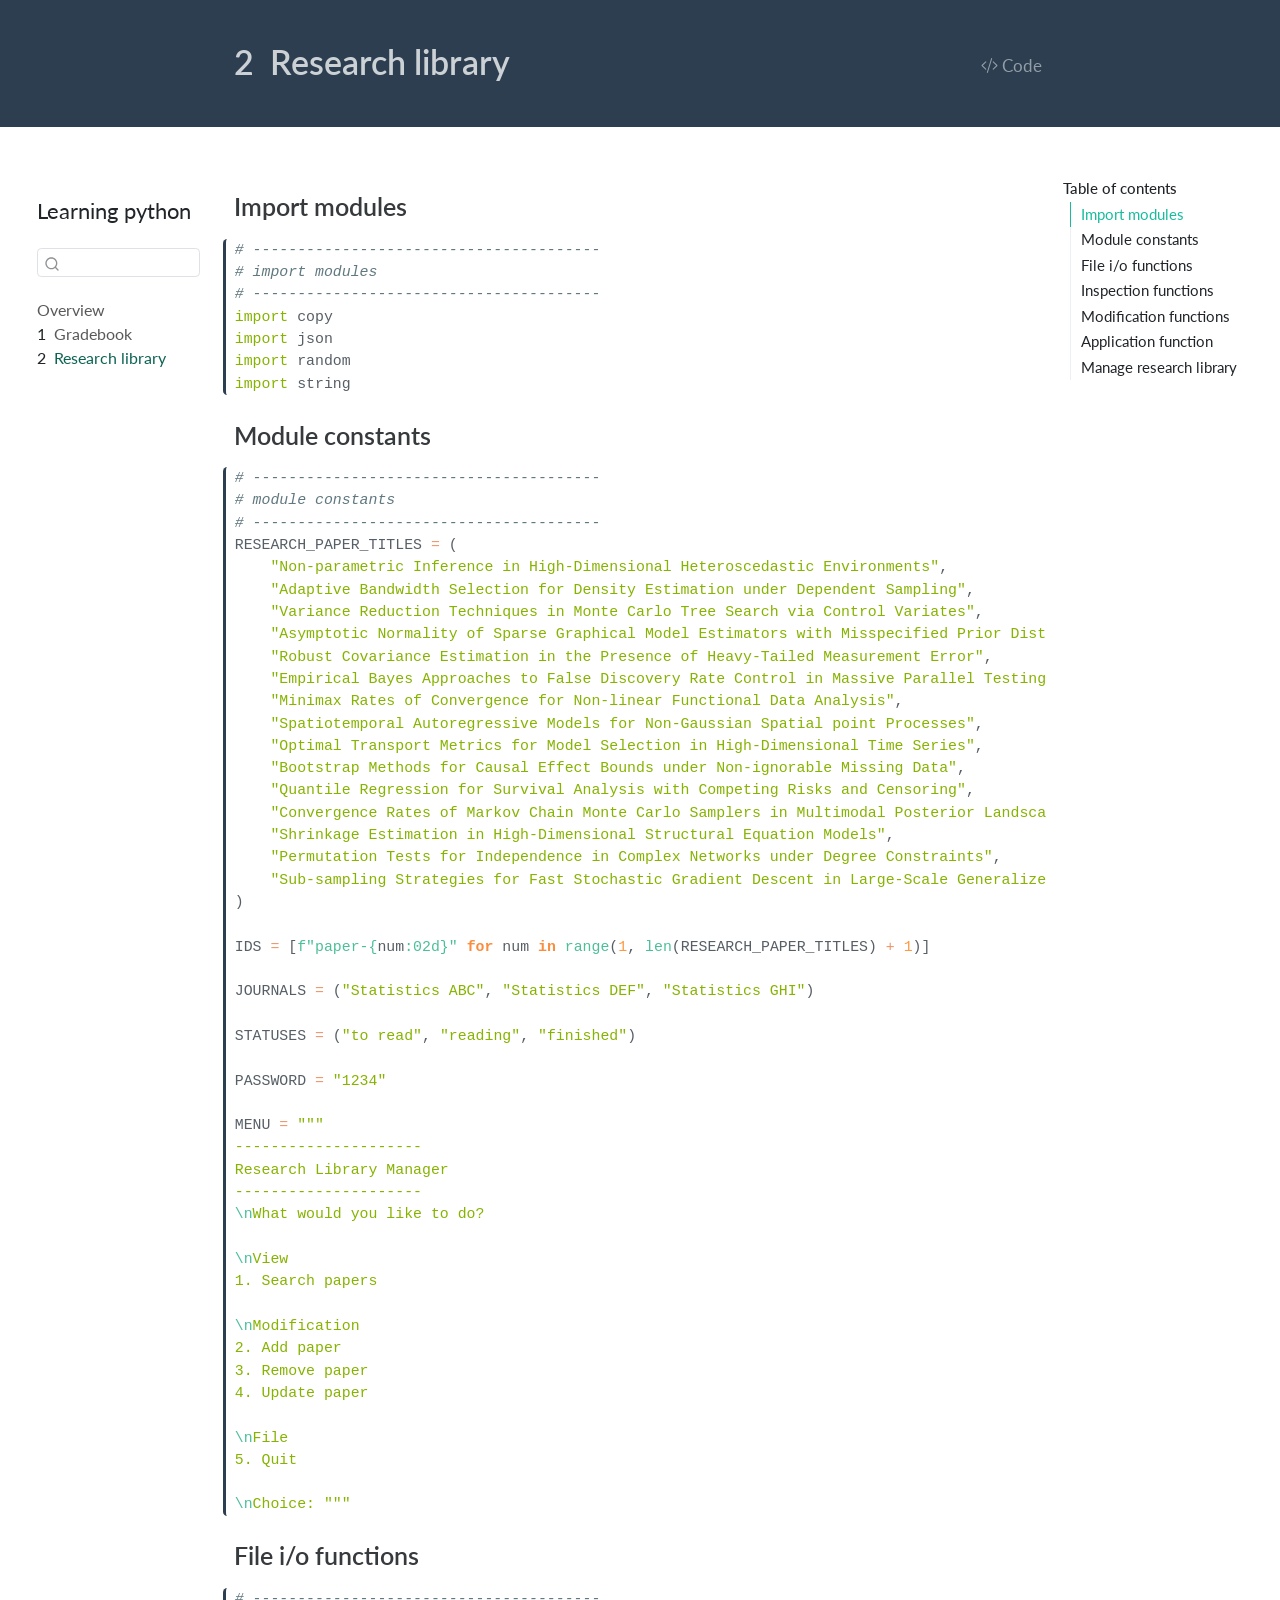
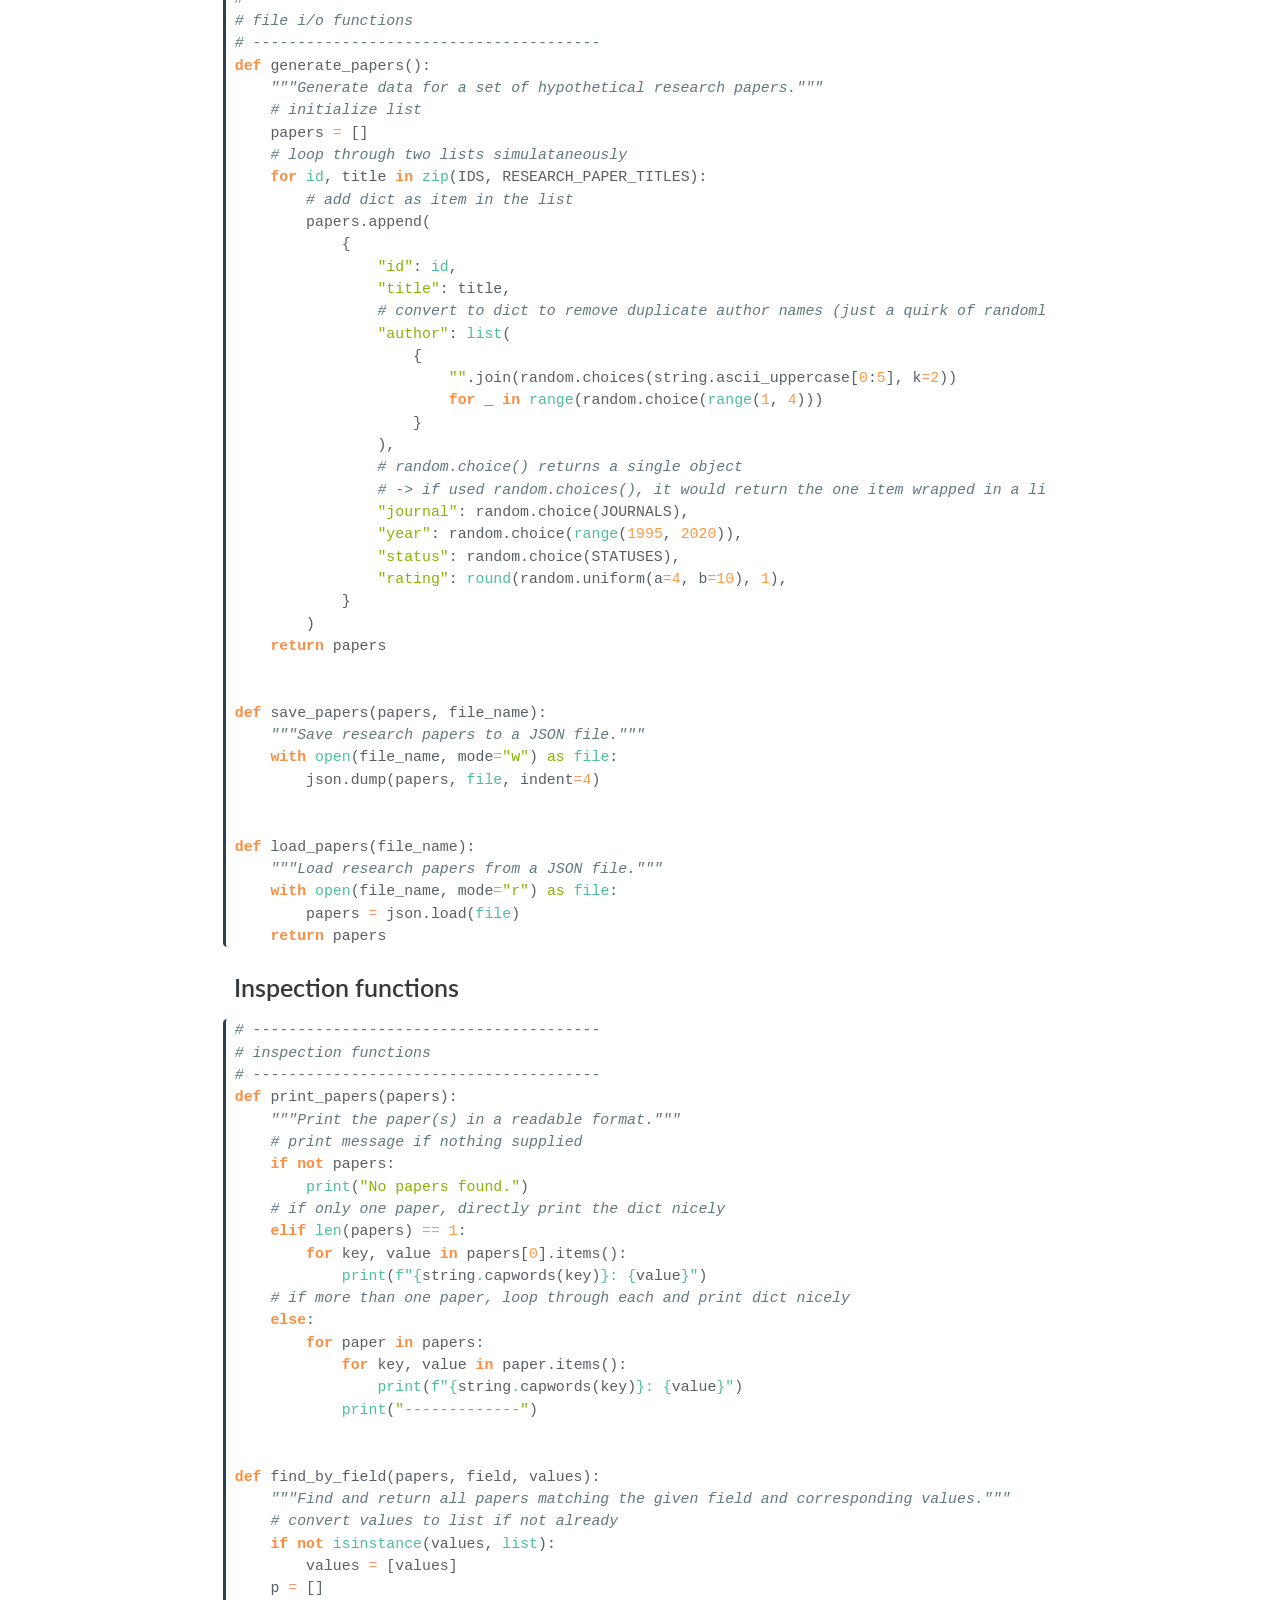
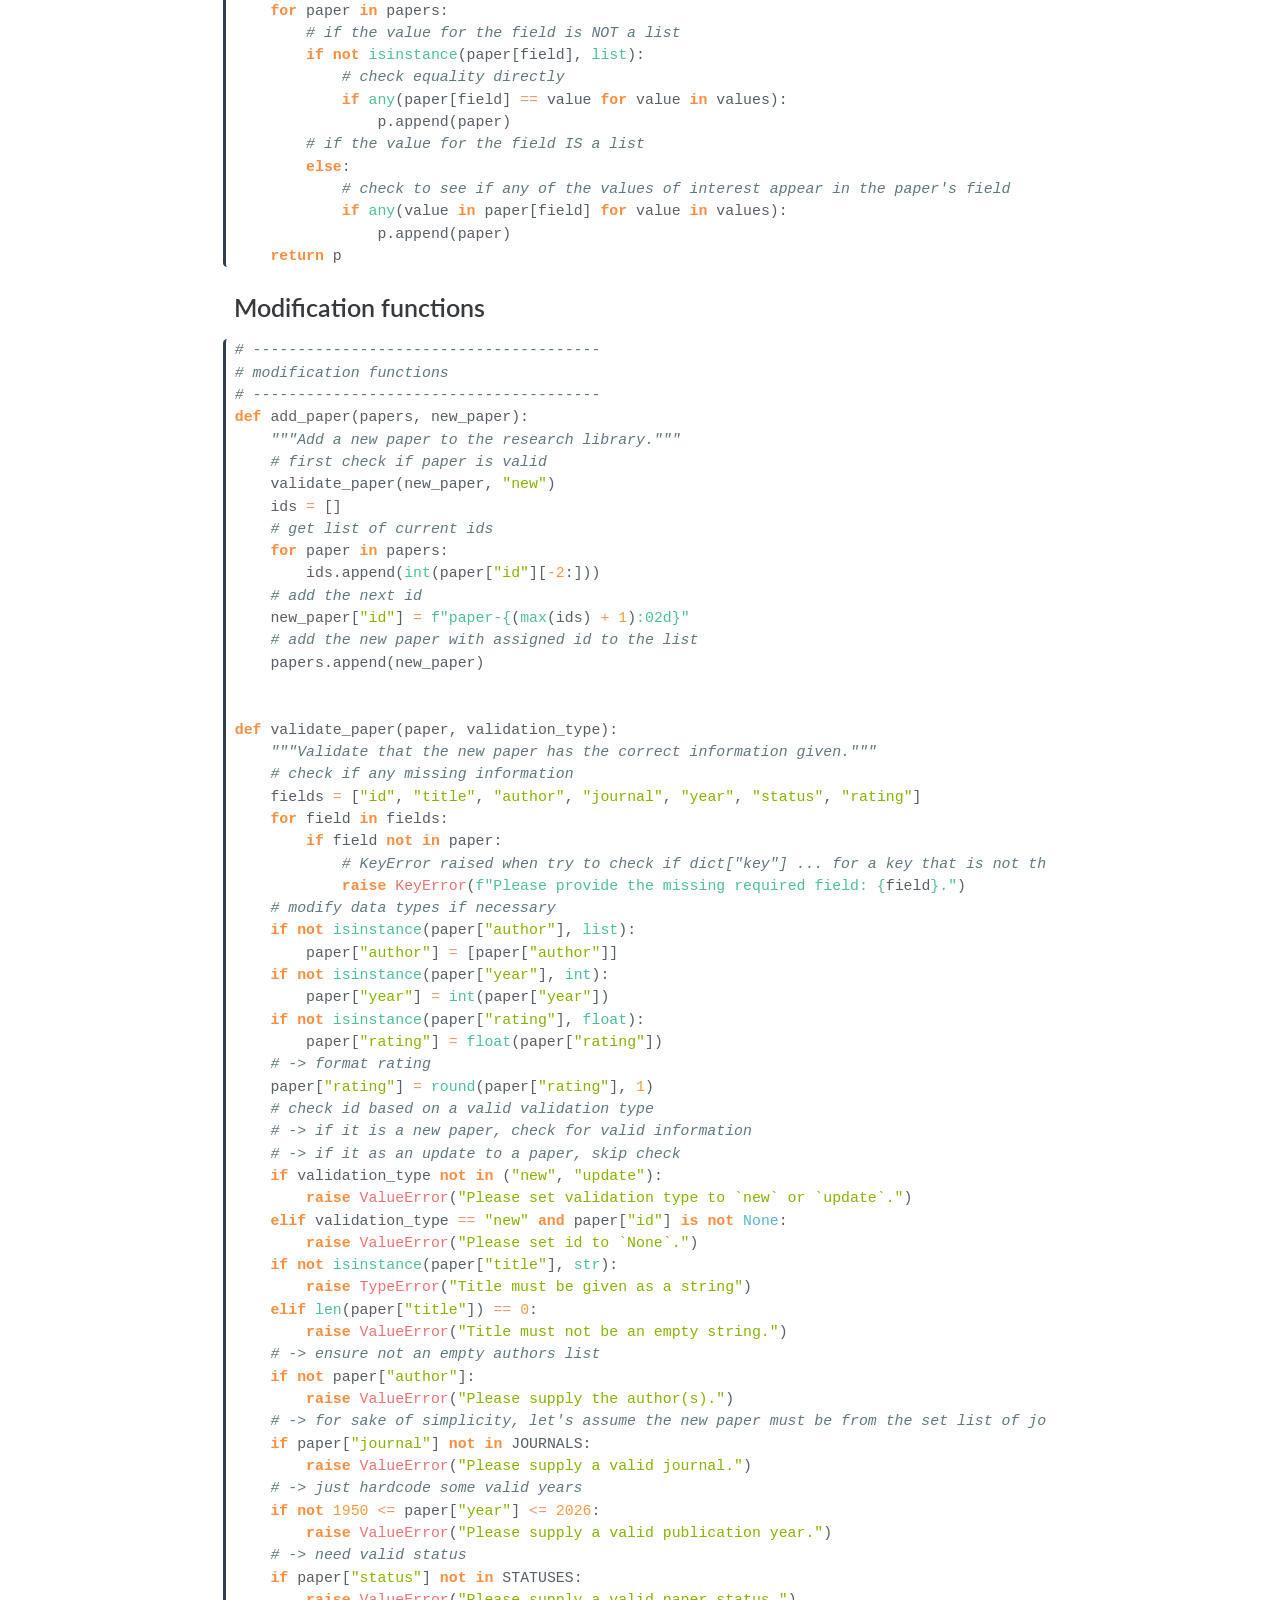
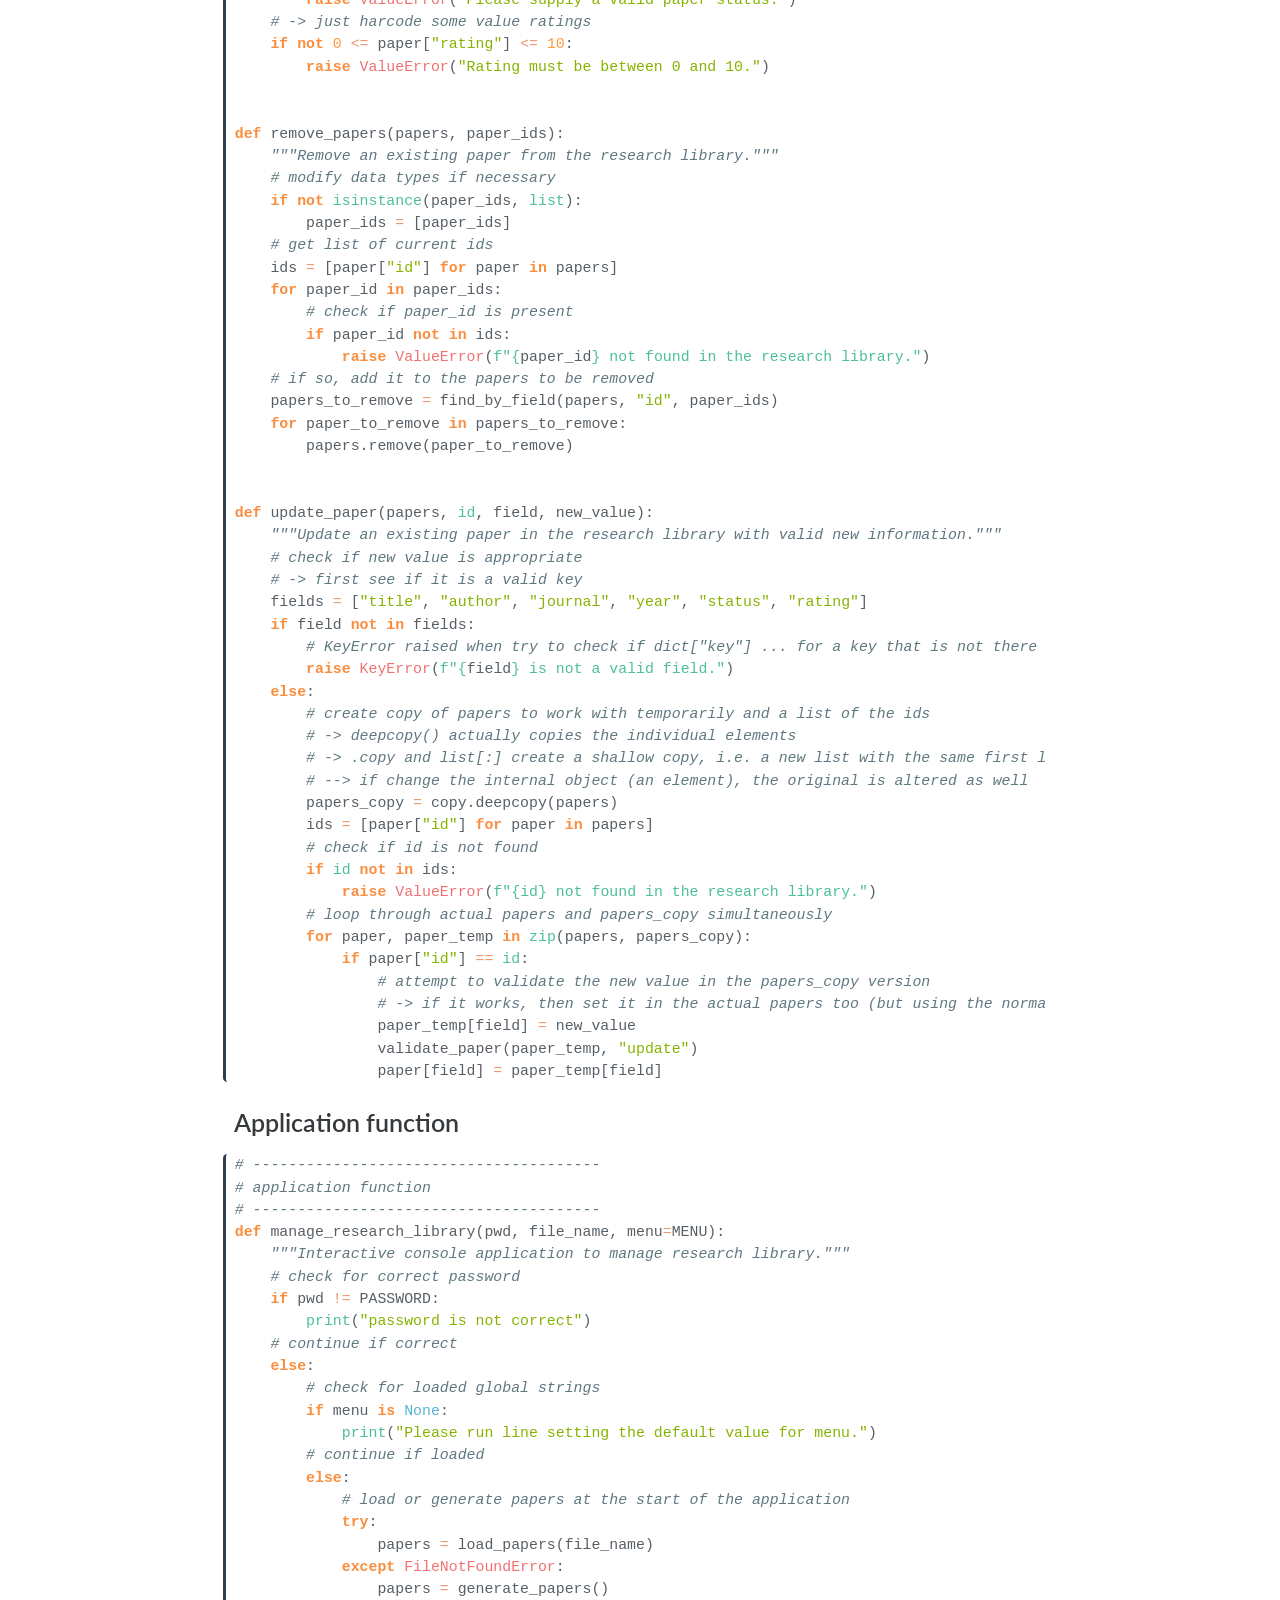
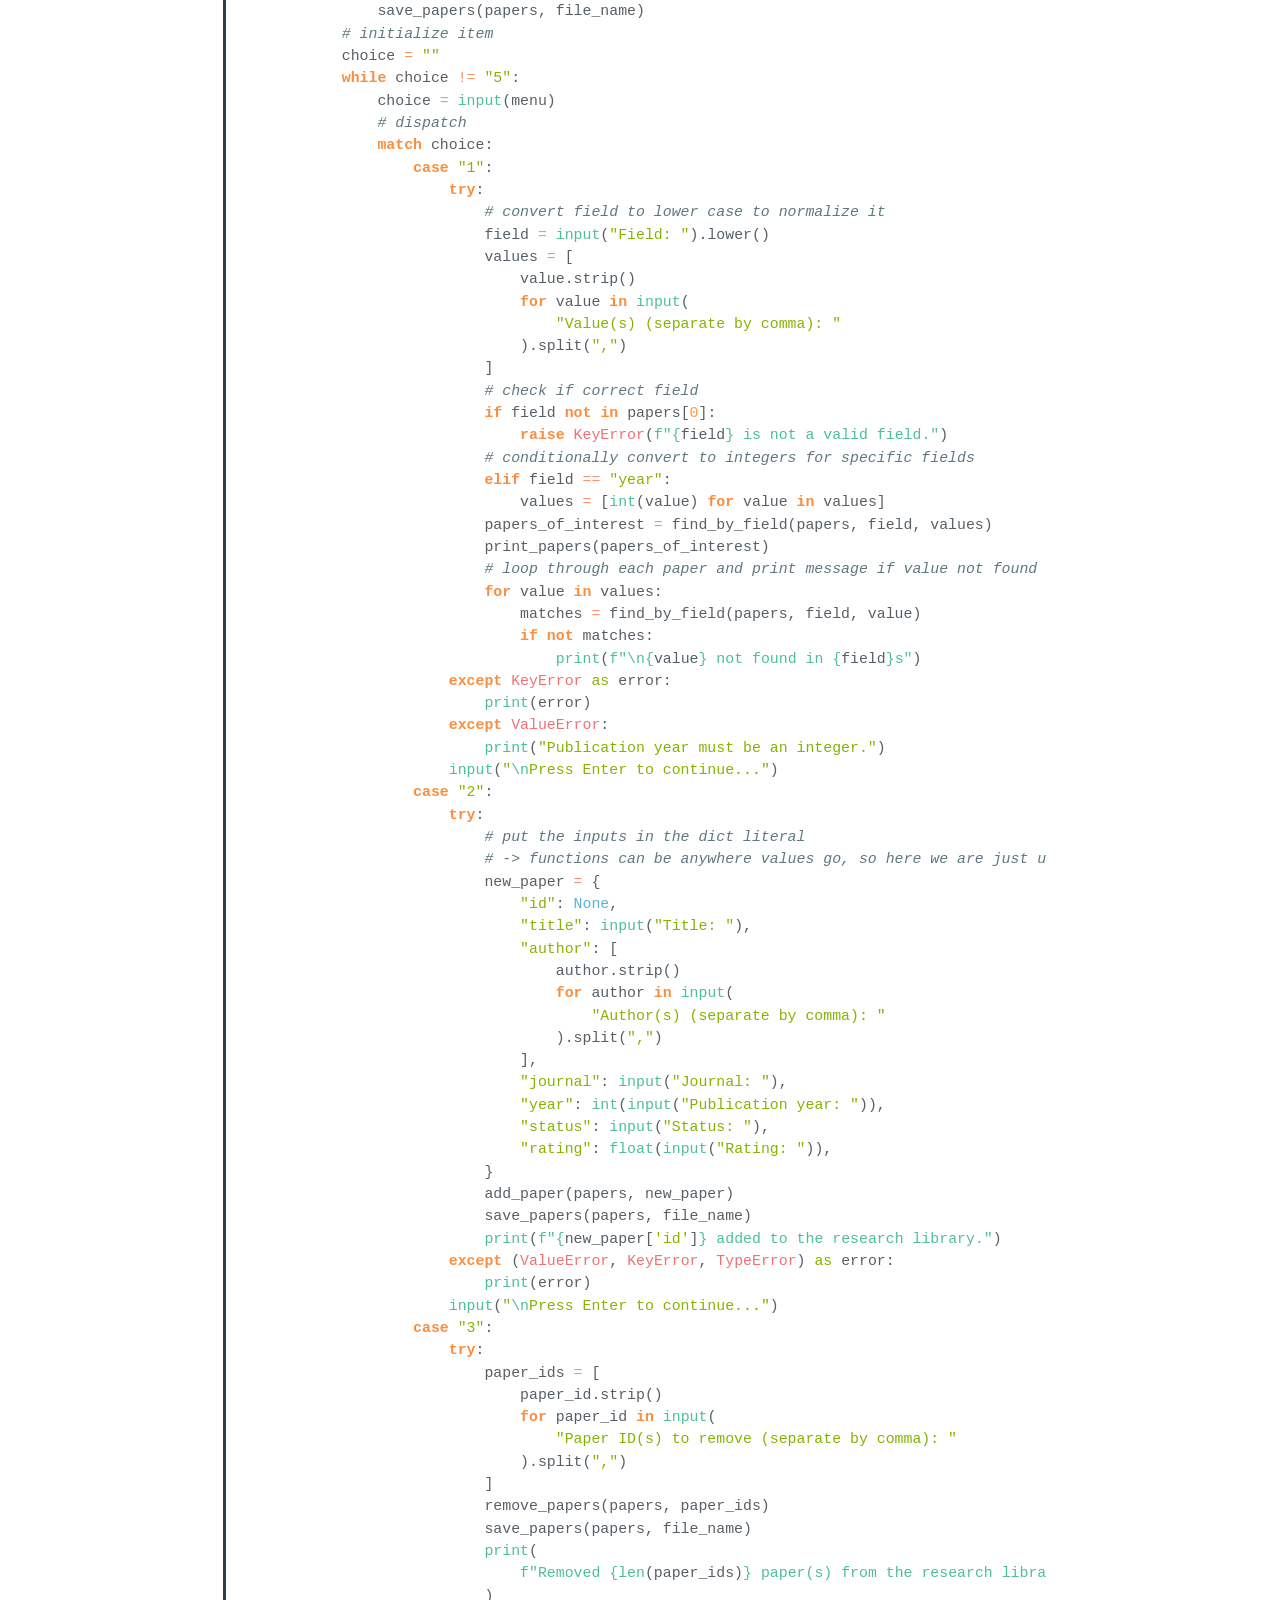
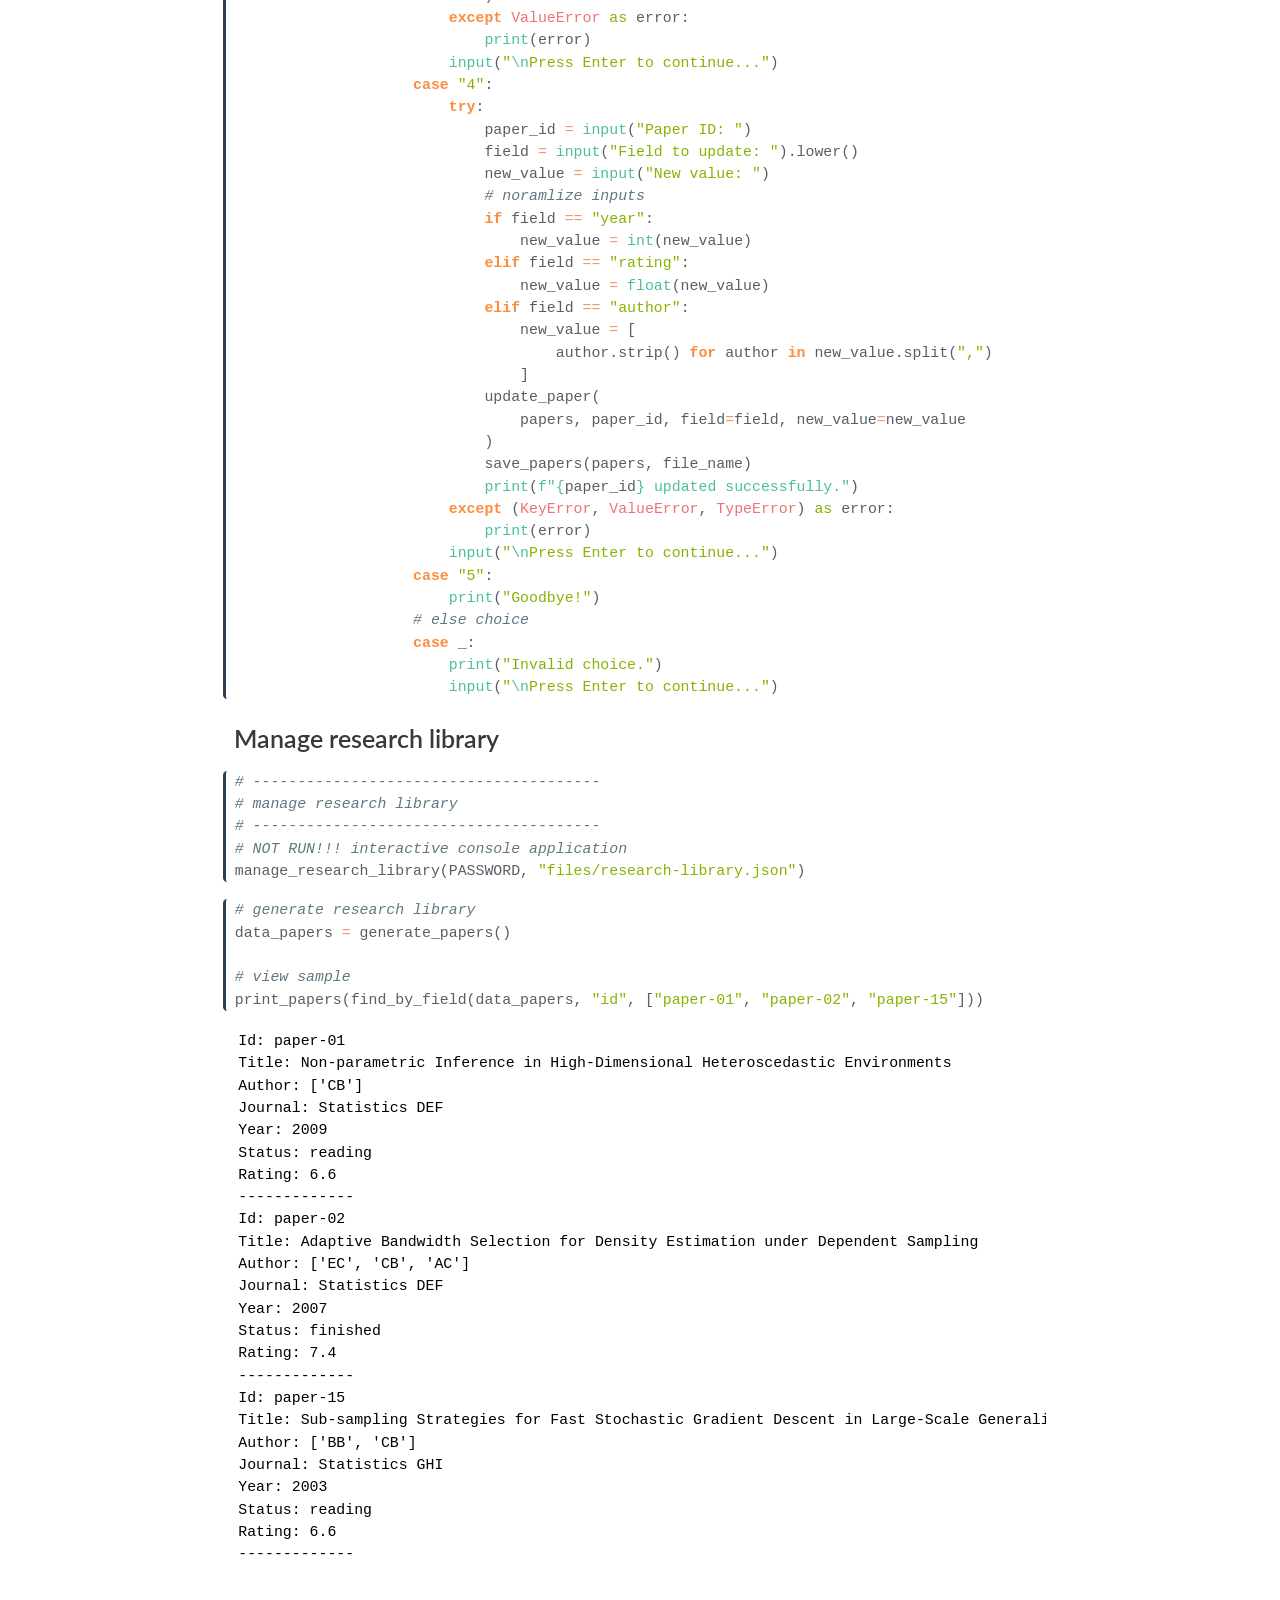
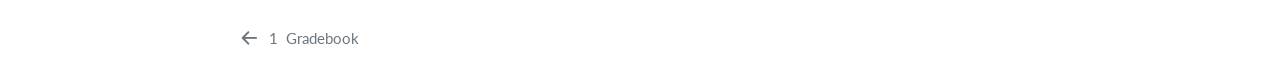
<file: docs/2-research-library.html>
<!DOCTYPE html>
<html xmlns="http://www.w3.org/1999/xhtml" lang="en" xml:lang="en"><head>

<meta charset="utf-8">
<meta name="generator" content="quarto-1.9.38">

<meta name="viewport" content="width=device-width, initial-scale=1.0, user-scalable=yes">


<title>2&nbsp; Research library – Learning python</title>
<style>
/* Default styles provided by pandoc.
** See https://pandoc.org/MANUAL.html#variables-for-html for config info.
*/
code{white-space: pre-wrap;}
span.smallcaps{font-variant: small-caps;}
div.columns{display: flex; gap: min(4vw, 1.5em);}
div.column{flex: auto; overflow-x: auto;}
div.hanging-indent{margin-left: 1.5em; text-indent: -1.5em;}
ul.task-list{list-style: none;}
ul.task-list li input[type="checkbox"] {
  width: 0.8em;
  margin: 0 0.8em 0.2em -1em; /* quarto-specific, see https://github.com/quarto-dev/quarto-cli/issues/4556 */ 
  vertical-align: middle;
}
/* CSS for syntax highlighting */
html { -webkit-text-size-adjust: 100%; }
pre > code.sourceCode { white-space: pre; position: relative; }
pre > code.sourceCode > span { display: inline-block; line-height: 1.25; }
pre > code.sourceCode > span:empty { height: 1.2em; }
.sourceCode { overflow: visible; }
code.sourceCode > span { color: inherit; text-decoration: inherit; }
div.sourceCode { margin: 1em 0; }
pre.sourceCode { margin: 0; }
@media screen {
div.sourceCode { overflow: auto; }
}
@media print {
pre > code.sourceCode { white-space: pre-wrap; }
pre > code.sourceCode > span { text-indent: -5em; padding-left: 5em; }
}
pre.numberSource code
  { counter-reset: source-line 0; }
pre.numberSource code > span
  { position: relative; left: -4em; counter-increment: source-line; }
pre.numberSource code > span > a:first-child::before
  { content: counter(source-line);
    position: relative; left: -1em; text-align: right; vertical-align: baseline;
    border: none; display: inline-block;
    -webkit-touch-callout: none; -webkit-user-select: none;
    -khtml-user-select: none; -moz-user-select: none;
    -ms-user-select: none; user-select: none;
    padding: 0 4px; width: 4em;
  }
pre.numberSource { margin-left: 3em;  padding-left: 4px; }
div.sourceCode
  {   }
@media screen {
pre > code.sourceCode > span > a:first-child::before { text-decoration: underline; }
}
</style>


<script src="site_libs/quarto-nav/quarto-nav.js"></script>
<script src="site_libs/quarto-nav/headroom.min.js"></script>
<script src="site_libs/clipboard/clipboard.min.js"></script>
<script src="site_libs/quarto-search/autocomplete.umd.js"></script>
<script src="site_libs/quarto-search/fuse.min.js"></script>
<script src="site_libs/quarto-search/quarto-search.js"></script>
<meta name="quarto:offset" content="./">
<link href="./1-gradebook.html" rel="prev">
<script src="site_libs/quarto-html/quarto.js" type="module"></script>
<script src="site_libs/quarto-html/tabsets/tabsets.js" type="module"></script>
<script src="site_libs/quarto-html/popper.min.js"></script>
<script src="site_libs/quarto-html/tippy.umd.min.js"></script>
<script src="site_libs/quarto-html/anchor.min.js"></script>
<link href="site_libs/quarto-html/tippy.css" rel="stylesheet">
<link href="site_libs/quarto-html/quarto-syntax-highlighting-2baf9616dcd62a487e8517e630363ef5.css" rel="stylesheet" id="quarto-text-highlighting-styles">
<script src="site_libs/bootstrap/bootstrap.min.js"></script>
<link href="site_libs/bootstrap/bootstrap-icons.css" rel="stylesheet">
<link href="site_libs/bootstrap/bootstrap-f356c57aa349632ee556adf595a27b58.min.css" rel="stylesheet" append-hash="true" id="quarto-bootstrap" data-mode="light">
<script id="quarto-search-options" type="application/json">{
  "location": "sidebar",
  "copy-button": false,
  "collapse-after": 3,
  "panel-placement": "start",
  "type": "textbox",
  "limit": 50,
  "keyboard-shortcut": [
    "f",
    "/",
    "s"
  ],
  "show-item-context": false,
  "language": {
    "search-no-results-text": "No results",
    "search-matching-documents-text": "matching documents",
    "search-copy-link-title": "Copy link to search",
    "search-hide-matches-text": "Hide additional matches",
    "search-more-match-text": "more match in this document",
    "search-more-matches-text": "more matches in this document",
    "search-clear-button-title": "Clear",
    "search-text-placeholder": "",
    "search-detached-cancel-button-title": "Cancel",
    "search-submit-button-title": "Submit",
    "search-label": "Search"
  }
}</script>


</head>

<body class="nav-sidebar floating quarto-light">

<div id="quarto-search-results"></div>
  <header id="quarto-header" class="headroom fixed-top quarto-banner">
  <nav class="quarto-secondary-nav">
    <div class="container-fluid d-flex">
      <button type="button" class="quarto-btn-toggle btn" data-bs-toggle="collapse" role="button" data-bs-target=".quarto-sidebar-collapse-item" aria-controls="quarto-sidebar" aria-expanded="false" aria-label="Toggle sidebar navigation" onclick="if (window.quartoToggleHeadroom) { window.quartoToggleHeadroom(); }">
        <i class="bi bi-layout-text-sidebar-reverse"></i>
      </button>
        <nav class="quarto-page-breadcrumbs" aria-label="breadcrumb"><ol class="breadcrumb"><li class="breadcrumb-item"><a href="./2-research-library.html"><span class="chapter-number">2</span>&nbsp; <span class="chapter-title">Research library</span></a></li></ol></nav>
        <a class="flex-grow-1" role="navigation" data-bs-toggle="collapse" data-bs-target=".quarto-sidebar-collapse-item" aria-controls="quarto-sidebar" aria-expanded="false" aria-label="Toggle sidebar navigation" onclick="if (window.quartoToggleHeadroom) { window.quartoToggleHeadroom(); }">      
        </a>
      <button type="button" class="btn quarto-search-button" aria-label="Search" onclick="window.quartoOpenSearch();">
        <i class="bi bi-search"></i>
      </button>
    </div>
  </nav>
</header>
<!-- content -->
<header id="title-block-header" class="quarto-title-block default page-columns page-full">
  <div class="quarto-title-banner page-columns page-full">
    <div class="quarto-title column-body">
      <div class="quarto-title-block"><div><h1 class="title"><span class="chapter-number">2</span>&nbsp; <span class="chapter-title">Research library</span></h1><button type="button" class="btn code-tools-button" id="quarto-code-tools-source"><i class="bi"></i> Code</button></div></div>
                      </div>
  </div>
    
  
  <div class="quarto-title-meta">

      
    
      
    </div>
    
  
  </header><div id="quarto-content" class="quarto-container page-columns page-rows-contents page-layout-article">
<!-- sidebar -->
  <nav id="quarto-sidebar" class="sidebar collapse collapse-horizontal quarto-sidebar-collapse-item sidebar-navigation floating overflow-auto">
    <div class="pt-lg-2 mt-2 text-left sidebar-header">
    <div class="sidebar-title mb-0 py-0">
      <a href="./">Learning python</a> 
    </div>
      </div>
        <div class="mt-2 flex-shrink-0 align-items-center">
        <div class="sidebar-search">
        <div id="quarto-search" class="" title="Search"></div>
        </div>
        </div>
    <div class="sidebar-menu-container"> 
    <ul class="list-unstyled mt-1">
        <li class="sidebar-item">
  <div class="sidebar-item-container"> 
  <a href="./index.html" class="sidebar-item-text sidebar-link">
 <span class="menu-text">Overview</span></a>
  </div>
</li>
        <li class="sidebar-item">
  <div class="sidebar-item-container"> 
  <a href="./1-gradebook.html" class="sidebar-item-text sidebar-link">
 <span class="menu-text"><span class="chapter-number">1</span>&nbsp; <span class="chapter-title">Gradebook</span></span></a>
  </div>
</li>
        <li class="sidebar-item">
  <div class="sidebar-item-container"> 
  <a href="./2-research-library.html" class="sidebar-item-text sidebar-link active">
 <span class="menu-text"><span class="chapter-number">2</span>&nbsp; <span class="chapter-title">Research library</span></span></a>
  </div>
</li>
    </ul>
    </div>
</nav>
<div id="quarto-sidebar-glass" class="quarto-sidebar-collapse-item" data-bs-toggle="collapse" data-bs-target=".quarto-sidebar-collapse-item"></div>
<!-- margin-sidebar -->
    <div id="quarto-margin-sidebar" class="sidebar margin-sidebar">
        <nav id="TOC" role="doc-toc" class="toc-active">
    <h2 id="toc-title">Table of contents</h2>
   
  <ul>
  <li><a href="#import-modules" id="toc-import-modules" class="nav-link active" data-scroll-target="#import-modules">Import modules</a></li>
  <li><a href="#module-constants" id="toc-module-constants" class="nav-link" data-scroll-target="#module-constants">Module constants</a></li>
  <li><a href="#file-io-functions" id="toc-file-io-functions" class="nav-link" data-scroll-target="#file-io-functions">File i/o functions</a></li>
  <li><a href="#inspection-functions" id="toc-inspection-functions" class="nav-link" data-scroll-target="#inspection-functions">Inspection functions</a></li>
  <li><a href="#modification-functions" id="toc-modification-functions" class="nav-link" data-scroll-target="#modification-functions">Modification functions</a></li>
  <li><a href="#application-function" id="toc-application-function" class="nav-link" data-scroll-target="#application-function">Application function</a></li>
  <li><a href="#manage-research-library" id="toc-manage-research-library" class="nav-link" data-scroll-target="#manage-research-library">Manage research library</a></li>
  </ul>
</nav>
    </div>
<!-- main -->
<main class="content quarto-banner-title-block" id="quarto-document-content">





<section id="import-modules" class="level3">
<h3 class="anchored" data-anchor-id="import-modules">Import modules</h3>
<div id="2dfc1f57" class="cell" data-execution_count="1">
<div class="code-copy-outer-scaffold"><div class="sourceCode cell-code" id="cb1"><pre class="sourceCode python code-with-copy"><code class="sourceCode python"><span id="cb1-1"><a href="#cb1-1" aria-hidden="true" tabindex="-1"></a><span class="co"># ---------------------------------------</span></span>
<span id="cb1-2"><a href="#cb1-2" aria-hidden="true" tabindex="-1"></a><span class="co"># import modules</span></span>
<span id="cb1-3"><a href="#cb1-3" aria-hidden="true" tabindex="-1"></a><span class="co"># ---------------------------------------</span></span>
<span id="cb1-4"><a href="#cb1-4" aria-hidden="true" tabindex="-1"></a><span class="im">import</span> copy</span>
<span id="cb1-5"><a href="#cb1-5" aria-hidden="true" tabindex="-1"></a><span class="im">import</span> json</span>
<span id="cb1-6"><a href="#cb1-6" aria-hidden="true" tabindex="-1"></a><span class="im">import</span> random</span>
<span id="cb1-7"><a href="#cb1-7" aria-hidden="true" tabindex="-1"></a><span class="im">import</span> string</span></code></pre></div><button title="Copy to Clipboard" class="code-copy-button"><i class="bi"></i></button></div>
</div>
</section>
<section id="module-constants" class="level3">
<h3 class="anchored" data-anchor-id="module-constants">Module constants</h3>
<div id="e1b0d6ee" class="cell" data-execution_count="2">
<div class="code-copy-outer-scaffold"><div class="sourceCode cell-code" id="cb2"><pre class="sourceCode python code-with-copy"><code class="sourceCode python"><span id="cb2-1"><a href="#cb2-1" aria-hidden="true" tabindex="-1"></a><span class="co"># ---------------------------------------</span></span>
<span id="cb2-2"><a href="#cb2-2" aria-hidden="true" tabindex="-1"></a><span class="co"># module constants</span></span>
<span id="cb2-3"><a href="#cb2-3" aria-hidden="true" tabindex="-1"></a><span class="co"># ---------------------------------------</span></span>
<span id="cb2-4"><a href="#cb2-4" aria-hidden="true" tabindex="-1"></a>RESEARCH_PAPER_TITLES <span class="op">=</span> (</span>
<span id="cb2-5"><a href="#cb2-5" aria-hidden="true" tabindex="-1"></a>    <span class="st">"Non-parametric Inference in High-Dimensional Heteroscedastic Environments"</span>,</span>
<span id="cb2-6"><a href="#cb2-6" aria-hidden="true" tabindex="-1"></a>    <span class="st">"Adaptive Bandwidth Selection for Density Estimation under Dependent Sampling"</span>,</span>
<span id="cb2-7"><a href="#cb2-7" aria-hidden="true" tabindex="-1"></a>    <span class="st">"Variance Reduction Techniques in Monte Carlo Tree Search via Control Variates"</span>,</span>
<span id="cb2-8"><a href="#cb2-8" aria-hidden="true" tabindex="-1"></a>    <span class="st">"Asymptotic Normality of Sparse Graphical Model Estimators with Misspecified Prior Distributions"</span>,</span>
<span id="cb2-9"><a href="#cb2-9" aria-hidden="true" tabindex="-1"></a>    <span class="st">"Robust Covariance Estimation in the Presence of Heavy-Tailed Measurement Error"</span>,</span>
<span id="cb2-10"><a href="#cb2-10" aria-hidden="true" tabindex="-1"></a>    <span class="st">"Empirical Bayes Approaches to False Discovery Rate Control in Massive Parallel Testing"</span>,</span>
<span id="cb2-11"><a href="#cb2-11" aria-hidden="true" tabindex="-1"></a>    <span class="st">"Minimax Rates of Convergence for Non-linear Functional Data Analysis"</span>,</span>
<span id="cb2-12"><a href="#cb2-12" aria-hidden="true" tabindex="-1"></a>    <span class="st">"Spatiotemporal Autoregressive Models for Non-Gaussian Spatial point Processes"</span>,</span>
<span id="cb2-13"><a href="#cb2-13" aria-hidden="true" tabindex="-1"></a>    <span class="st">"Optimal Transport Metrics for Model Selection in High-Dimensional Time Series"</span>,</span>
<span id="cb2-14"><a href="#cb2-14" aria-hidden="true" tabindex="-1"></a>    <span class="st">"Bootstrap Methods for Causal Effect Bounds under Non-ignorable Missing Data"</span>,</span>
<span id="cb2-15"><a href="#cb2-15" aria-hidden="true" tabindex="-1"></a>    <span class="st">"Quantile Regression for Survival Analysis with Competing Risks and Censoring"</span>,</span>
<span id="cb2-16"><a href="#cb2-16" aria-hidden="true" tabindex="-1"></a>    <span class="st">"Convergence Rates of Markov Chain Monte Carlo Samplers in Multimodal Posterior Landscapes"</span>,</span>
<span id="cb2-17"><a href="#cb2-17" aria-hidden="true" tabindex="-1"></a>    <span class="st">"Shrinkage Estimation in High-Dimensional Structural Equation Models"</span>,</span>
<span id="cb2-18"><a href="#cb2-18" aria-hidden="true" tabindex="-1"></a>    <span class="st">"Permutation Tests for Independence in Complex Networks under Degree Constraints"</span>,</span>
<span id="cb2-19"><a href="#cb2-19" aria-hidden="true" tabindex="-1"></a>    <span class="st">"Sub-sampling Strategies for Fast Stochastic Gradient Descent in Large-Scale Generalized Linear Models"</span>,</span>
<span id="cb2-20"><a href="#cb2-20" aria-hidden="true" tabindex="-1"></a>)</span>
<span id="cb2-21"><a href="#cb2-21" aria-hidden="true" tabindex="-1"></a></span>
<span id="cb2-22"><a href="#cb2-22" aria-hidden="true" tabindex="-1"></a>IDS <span class="op">=</span> [<span class="ss">f"paper-</span><span class="sc">{</span>num<span class="sc">:02d}</span><span class="ss">"</span> <span class="cf">for</span> num <span class="kw">in</span> <span class="bu">range</span>(<span class="dv">1</span>, <span class="bu">len</span>(RESEARCH_PAPER_TITLES) <span class="op">+</span> <span class="dv">1</span>)]</span>
<span id="cb2-23"><a href="#cb2-23" aria-hidden="true" tabindex="-1"></a></span>
<span id="cb2-24"><a href="#cb2-24" aria-hidden="true" tabindex="-1"></a>JOURNALS <span class="op">=</span> (<span class="st">"Statistics ABC"</span>, <span class="st">"Statistics DEF"</span>, <span class="st">"Statistics GHI"</span>)</span>
<span id="cb2-25"><a href="#cb2-25" aria-hidden="true" tabindex="-1"></a></span>
<span id="cb2-26"><a href="#cb2-26" aria-hidden="true" tabindex="-1"></a>STATUSES <span class="op">=</span> (<span class="st">"to read"</span>, <span class="st">"reading"</span>, <span class="st">"finished"</span>)</span>
<span id="cb2-27"><a href="#cb2-27" aria-hidden="true" tabindex="-1"></a></span>
<span id="cb2-28"><a href="#cb2-28" aria-hidden="true" tabindex="-1"></a>PASSWORD <span class="op">=</span> <span class="st">"1234"</span></span>
<span id="cb2-29"><a href="#cb2-29" aria-hidden="true" tabindex="-1"></a></span>
<span id="cb2-30"><a href="#cb2-30" aria-hidden="true" tabindex="-1"></a>MENU <span class="op">=</span> <span class="st">"""</span></span>
<span id="cb2-31"><a href="#cb2-31" aria-hidden="true" tabindex="-1"></a><span class="st">---------------------</span></span>
<span id="cb2-32"><a href="#cb2-32" aria-hidden="true" tabindex="-1"></a><span class="st">Research Library Manager</span></span>
<span id="cb2-33"><a href="#cb2-33" aria-hidden="true" tabindex="-1"></a><span class="st">---------------------</span></span>
<span id="cb2-34"><a href="#cb2-34" aria-hidden="true" tabindex="-1"></a><span class="ch">\n</span><span class="st">What would you like to do?</span></span>
<span id="cb2-35"><a href="#cb2-35" aria-hidden="true" tabindex="-1"></a></span>
<span id="cb2-36"><a href="#cb2-36" aria-hidden="true" tabindex="-1"></a><span class="ch">\n</span><span class="st">View</span></span>
<span id="cb2-37"><a href="#cb2-37" aria-hidden="true" tabindex="-1"></a><span class="st">1. Search papers</span></span>
<span id="cb2-38"><a href="#cb2-38" aria-hidden="true" tabindex="-1"></a></span>
<span id="cb2-39"><a href="#cb2-39" aria-hidden="true" tabindex="-1"></a><span class="ch">\n</span><span class="st">Modification</span></span>
<span id="cb2-40"><a href="#cb2-40" aria-hidden="true" tabindex="-1"></a><span class="st">2. Add paper</span></span>
<span id="cb2-41"><a href="#cb2-41" aria-hidden="true" tabindex="-1"></a><span class="st">3. Remove paper</span></span>
<span id="cb2-42"><a href="#cb2-42" aria-hidden="true" tabindex="-1"></a><span class="st">4. Update paper</span></span>
<span id="cb2-43"><a href="#cb2-43" aria-hidden="true" tabindex="-1"></a></span>
<span id="cb2-44"><a href="#cb2-44" aria-hidden="true" tabindex="-1"></a><span class="ch">\n</span><span class="st">File</span></span>
<span id="cb2-45"><a href="#cb2-45" aria-hidden="true" tabindex="-1"></a><span class="st">5. Quit</span></span>
<span id="cb2-46"><a href="#cb2-46" aria-hidden="true" tabindex="-1"></a></span>
<span id="cb2-47"><a href="#cb2-47" aria-hidden="true" tabindex="-1"></a><span class="ch">\n</span><span class="st">Choice: """</span></span></code></pre></div><button title="Copy to Clipboard" class="code-copy-button"><i class="bi"></i></button></div>
</div>
</section>
<section id="file-io-functions" class="level3">
<h3 class="anchored" data-anchor-id="file-io-functions">File i/o functions</h3>
<div id="664d97e0" class="cell" data-execution_count="3">
<div class="code-copy-outer-scaffold"><div class="sourceCode cell-code" id="cb3"><pre class="sourceCode python code-with-copy"><code class="sourceCode python"><span id="cb3-1"><a href="#cb3-1" aria-hidden="true" tabindex="-1"></a><span class="co"># ---------------------------------------</span></span>
<span id="cb3-2"><a href="#cb3-2" aria-hidden="true" tabindex="-1"></a><span class="co"># file i/o functions</span></span>
<span id="cb3-3"><a href="#cb3-3" aria-hidden="true" tabindex="-1"></a><span class="co"># ---------------------------------------</span></span>
<span id="cb3-4"><a href="#cb3-4" aria-hidden="true" tabindex="-1"></a><span class="kw">def</span> generate_papers():</span>
<span id="cb3-5"><a href="#cb3-5" aria-hidden="true" tabindex="-1"></a>    <span class="co">"""Generate data for a set of hypothetical research papers."""</span></span>
<span id="cb3-6"><a href="#cb3-6" aria-hidden="true" tabindex="-1"></a>    <span class="co"># initialize list</span></span>
<span id="cb3-7"><a href="#cb3-7" aria-hidden="true" tabindex="-1"></a>    papers <span class="op">=</span> []</span>
<span id="cb3-8"><a href="#cb3-8" aria-hidden="true" tabindex="-1"></a>    <span class="co"># loop through two lists simulataneously</span></span>
<span id="cb3-9"><a href="#cb3-9" aria-hidden="true" tabindex="-1"></a>    <span class="cf">for</span> <span class="bu">id</span>, title <span class="kw">in</span> <span class="bu">zip</span>(IDS, RESEARCH_PAPER_TITLES):</span>
<span id="cb3-10"><a href="#cb3-10" aria-hidden="true" tabindex="-1"></a>        <span class="co"># add dict as item in the list</span></span>
<span id="cb3-11"><a href="#cb3-11" aria-hidden="true" tabindex="-1"></a>        papers.append(</span>
<span id="cb3-12"><a href="#cb3-12" aria-hidden="true" tabindex="-1"></a>            {</span>
<span id="cb3-13"><a href="#cb3-13" aria-hidden="true" tabindex="-1"></a>                <span class="st">"id"</span>: <span class="bu">id</span>,</span>
<span id="cb3-14"><a href="#cb3-14" aria-hidden="true" tabindex="-1"></a>                <span class="st">"title"</span>: title,</span>
<span id="cb3-15"><a href="#cb3-15" aria-hidden="true" tabindex="-1"></a>                <span class="co"># convert to dict to remove duplicate author names (just a quirk of randomly generating names)</span></span>
<span id="cb3-16"><a href="#cb3-16" aria-hidden="true" tabindex="-1"></a>                <span class="st">"author"</span>: <span class="bu">list</span>(</span>
<span id="cb3-17"><a href="#cb3-17" aria-hidden="true" tabindex="-1"></a>                    {</span>
<span id="cb3-18"><a href="#cb3-18" aria-hidden="true" tabindex="-1"></a>                        <span class="st">""</span>.join(random.choices(string.ascii_uppercase[<span class="dv">0</span>:<span class="dv">5</span>], k<span class="op">=</span><span class="dv">2</span>))</span>
<span id="cb3-19"><a href="#cb3-19" aria-hidden="true" tabindex="-1"></a>                        <span class="cf">for</span> _ <span class="kw">in</span> <span class="bu">range</span>(random.choice(<span class="bu">range</span>(<span class="dv">1</span>, <span class="dv">4</span>)))</span>
<span id="cb3-20"><a href="#cb3-20" aria-hidden="true" tabindex="-1"></a>                    }</span>
<span id="cb3-21"><a href="#cb3-21" aria-hidden="true" tabindex="-1"></a>                ),</span>
<span id="cb3-22"><a href="#cb3-22" aria-hidden="true" tabindex="-1"></a>                <span class="co"># random.choice() returns a single object</span></span>
<span id="cb3-23"><a href="#cb3-23" aria-hidden="true" tabindex="-1"></a>                <span class="co"># -&gt; if used random.choices(), it would return the one item wrapped in a list</span></span>
<span id="cb3-24"><a href="#cb3-24" aria-hidden="true" tabindex="-1"></a>                <span class="st">"journal"</span>: random.choice(JOURNALS),</span>
<span id="cb3-25"><a href="#cb3-25" aria-hidden="true" tabindex="-1"></a>                <span class="st">"year"</span>: random.choice(<span class="bu">range</span>(<span class="dv">1995</span>, <span class="dv">2020</span>)),</span>
<span id="cb3-26"><a href="#cb3-26" aria-hidden="true" tabindex="-1"></a>                <span class="st">"status"</span>: random.choice(STATUSES),</span>
<span id="cb3-27"><a href="#cb3-27" aria-hidden="true" tabindex="-1"></a>                <span class="st">"rating"</span>: <span class="bu">round</span>(random.uniform(a<span class="op">=</span><span class="dv">4</span>, b<span class="op">=</span><span class="dv">10</span>), <span class="dv">1</span>),</span>
<span id="cb3-28"><a href="#cb3-28" aria-hidden="true" tabindex="-1"></a>            }</span>
<span id="cb3-29"><a href="#cb3-29" aria-hidden="true" tabindex="-1"></a>        )</span>
<span id="cb3-30"><a href="#cb3-30" aria-hidden="true" tabindex="-1"></a>    <span class="cf">return</span> papers</span>
<span id="cb3-31"><a href="#cb3-31" aria-hidden="true" tabindex="-1"></a></span>
<span id="cb3-32"><a href="#cb3-32" aria-hidden="true" tabindex="-1"></a></span>
<span id="cb3-33"><a href="#cb3-33" aria-hidden="true" tabindex="-1"></a><span class="kw">def</span> save_papers(papers, file_name):</span>
<span id="cb3-34"><a href="#cb3-34" aria-hidden="true" tabindex="-1"></a>    <span class="co">"""Save research papers to a JSON file."""</span></span>
<span id="cb3-35"><a href="#cb3-35" aria-hidden="true" tabindex="-1"></a>    <span class="cf">with</span> <span class="bu">open</span>(file_name, mode<span class="op">=</span><span class="st">"w"</span>) <span class="im">as</span> <span class="bu">file</span>:</span>
<span id="cb3-36"><a href="#cb3-36" aria-hidden="true" tabindex="-1"></a>        json.dump(papers, <span class="bu">file</span>, indent<span class="op">=</span><span class="dv">4</span>)</span>
<span id="cb3-37"><a href="#cb3-37" aria-hidden="true" tabindex="-1"></a></span>
<span id="cb3-38"><a href="#cb3-38" aria-hidden="true" tabindex="-1"></a></span>
<span id="cb3-39"><a href="#cb3-39" aria-hidden="true" tabindex="-1"></a><span class="kw">def</span> load_papers(file_name):</span>
<span id="cb3-40"><a href="#cb3-40" aria-hidden="true" tabindex="-1"></a>    <span class="co">"""Load research papers from a JSON file."""</span></span>
<span id="cb3-41"><a href="#cb3-41" aria-hidden="true" tabindex="-1"></a>    <span class="cf">with</span> <span class="bu">open</span>(file_name, mode<span class="op">=</span><span class="st">"r"</span>) <span class="im">as</span> <span class="bu">file</span>:</span>
<span id="cb3-42"><a href="#cb3-42" aria-hidden="true" tabindex="-1"></a>        papers <span class="op">=</span> json.load(<span class="bu">file</span>)</span>
<span id="cb3-43"><a href="#cb3-43" aria-hidden="true" tabindex="-1"></a>    <span class="cf">return</span> papers</span></code></pre></div><button title="Copy to Clipboard" class="code-copy-button"><i class="bi"></i></button></div>
</div>
</section>
<section id="inspection-functions" class="level3">
<h3 class="anchored" data-anchor-id="inspection-functions">Inspection functions</h3>
<div id="877165fa" class="cell" data-execution_count="4">
<div class="code-copy-outer-scaffold"><div class="sourceCode cell-code" id="cb4"><pre class="sourceCode python code-with-copy"><code class="sourceCode python"><span id="cb4-1"><a href="#cb4-1" aria-hidden="true" tabindex="-1"></a><span class="co"># ---------------------------------------</span></span>
<span id="cb4-2"><a href="#cb4-2" aria-hidden="true" tabindex="-1"></a><span class="co"># inspection functions</span></span>
<span id="cb4-3"><a href="#cb4-3" aria-hidden="true" tabindex="-1"></a><span class="co"># ---------------------------------------</span></span>
<span id="cb4-4"><a href="#cb4-4" aria-hidden="true" tabindex="-1"></a><span class="kw">def</span> print_papers(papers):</span>
<span id="cb4-5"><a href="#cb4-5" aria-hidden="true" tabindex="-1"></a>    <span class="co">"""Print the paper(s) in a readable format."""</span></span>
<span id="cb4-6"><a href="#cb4-6" aria-hidden="true" tabindex="-1"></a>    <span class="co"># print message if nothing supplied</span></span>
<span id="cb4-7"><a href="#cb4-7" aria-hidden="true" tabindex="-1"></a>    <span class="cf">if</span> <span class="kw">not</span> papers:</span>
<span id="cb4-8"><a href="#cb4-8" aria-hidden="true" tabindex="-1"></a>        <span class="bu">print</span>(<span class="st">"No papers found."</span>)</span>
<span id="cb4-9"><a href="#cb4-9" aria-hidden="true" tabindex="-1"></a>    <span class="co"># if only one paper, directly print the dict nicely</span></span>
<span id="cb4-10"><a href="#cb4-10" aria-hidden="true" tabindex="-1"></a>    <span class="cf">elif</span> <span class="bu">len</span>(papers) <span class="op">==</span> <span class="dv">1</span>:</span>
<span id="cb4-11"><a href="#cb4-11" aria-hidden="true" tabindex="-1"></a>        <span class="cf">for</span> key, value <span class="kw">in</span> papers[<span class="dv">0</span>].items():</span>
<span id="cb4-12"><a href="#cb4-12" aria-hidden="true" tabindex="-1"></a>            <span class="bu">print</span>(<span class="ss">f"</span><span class="sc">{</span>string<span class="sc">.</span>capwords(key)<span class="sc">}</span><span class="ss">: </span><span class="sc">{</span>value<span class="sc">}</span><span class="ss">"</span>)</span>
<span id="cb4-13"><a href="#cb4-13" aria-hidden="true" tabindex="-1"></a>    <span class="co"># if more than one paper, loop through each and print dict nicely</span></span>
<span id="cb4-14"><a href="#cb4-14" aria-hidden="true" tabindex="-1"></a>    <span class="cf">else</span>:</span>
<span id="cb4-15"><a href="#cb4-15" aria-hidden="true" tabindex="-1"></a>        <span class="cf">for</span> paper <span class="kw">in</span> papers:</span>
<span id="cb4-16"><a href="#cb4-16" aria-hidden="true" tabindex="-1"></a>            <span class="cf">for</span> key, value <span class="kw">in</span> paper.items():</span>
<span id="cb4-17"><a href="#cb4-17" aria-hidden="true" tabindex="-1"></a>                <span class="bu">print</span>(<span class="ss">f"</span><span class="sc">{</span>string<span class="sc">.</span>capwords(key)<span class="sc">}</span><span class="ss">: </span><span class="sc">{</span>value<span class="sc">}</span><span class="ss">"</span>)</span>
<span id="cb4-18"><a href="#cb4-18" aria-hidden="true" tabindex="-1"></a>            <span class="bu">print</span>(<span class="st">"-------------"</span>)</span>
<span id="cb4-19"><a href="#cb4-19" aria-hidden="true" tabindex="-1"></a></span>
<span id="cb4-20"><a href="#cb4-20" aria-hidden="true" tabindex="-1"></a></span>
<span id="cb4-21"><a href="#cb4-21" aria-hidden="true" tabindex="-1"></a><span class="kw">def</span> find_by_field(papers, field, values):</span>
<span id="cb4-22"><a href="#cb4-22" aria-hidden="true" tabindex="-1"></a>    <span class="co">"""Find and return all papers matching the given field and corresponding values."""</span></span>
<span id="cb4-23"><a href="#cb4-23" aria-hidden="true" tabindex="-1"></a>    <span class="co"># convert values to list if not already</span></span>
<span id="cb4-24"><a href="#cb4-24" aria-hidden="true" tabindex="-1"></a>    <span class="cf">if</span> <span class="kw">not</span> <span class="bu">isinstance</span>(values, <span class="bu">list</span>):</span>
<span id="cb4-25"><a href="#cb4-25" aria-hidden="true" tabindex="-1"></a>        values <span class="op">=</span> [values]</span>
<span id="cb4-26"><a href="#cb4-26" aria-hidden="true" tabindex="-1"></a>    p <span class="op">=</span> []</span>
<span id="cb4-27"><a href="#cb4-27" aria-hidden="true" tabindex="-1"></a>    <span class="cf">for</span> paper <span class="kw">in</span> papers:</span>
<span id="cb4-28"><a href="#cb4-28" aria-hidden="true" tabindex="-1"></a>        <span class="co"># if the value for the field is NOT a list</span></span>
<span id="cb4-29"><a href="#cb4-29" aria-hidden="true" tabindex="-1"></a>        <span class="cf">if</span> <span class="kw">not</span> <span class="bu">isinstance</span>(paper[field], <span class="bu">list</span>):</span>
<span id="cb4-30"><a href="#cb4-30" aria-hidden="true" tabindex="-1"></a>            <span class="co"># check equality directly</span></span>
<span id="cb4-31"><a href="#cb4-31" aria-hidden="true" tabindex="-1"></a>            <span class="cf">if</span> <span class="bu">any</span>(paper[field] <span class="op">==</span> value <span class="cf">for</span> value <span class="kw">in</span> values):</span>
<span id="cb4-32"><a href="#cb4-32" aria-hidden="true" tabindex="-1"></a>                p.append(paper)</span>
<span id="cb4-33"><a href="#cb4-33" aria-hidden="true" tabindex="-1"></a>        <span class="co"># if the value for the field IS a list</span></span>
<span id="cb4-34"><a href="#cb4-34" aria-hidden="true" tabindex="-1"></a>        <span class="cf">else</span>:</span>
<span id="cb4-35"><a href="#cb4-35" aria-hidden="true" tabindex="-1"></a>            <span class="co"># check to see if any of the values of interest appear in the paper's field</span></span>
<span id="cb4-36"><a href="#cb4-36" aria-hidden="true" tabindex="-1"></a>            <span class="cf">if</span> <span class="bu">any</span>(value <span class="kw">in</span> paper[field] <span class="cf">for</span> value <span class="kw">in</span> values):</span>
<span id="cb4-37"><a href="#cb4-37" aria-hidden="true" tabindex="-1"></a>                p.append(paper)</span>
<span id="cb4-38"><a href="#cb4-38" aria-hidden="true" tabindex="-1"></a>    <span class="cf">return</span> p</span></code></pre></div><button title="Copy to Clipboard" class="code-copy-button"><i class="bi"></i></button></div>
</div>
</section>
<section id="modification-functions" class="level3">
<h3 class="anchored" data-anchor-id="modification-functions">Modification functions</h3>
<div id="945831cb" class="cell" data-execution_count="5">
<div class="code-copy-outer-scaffold"><div class="sourceCode cell-code" id="cb5"><pre class="sourceCode python code-with-copy"><code class="sourceCode python"><span id="cb5-1"><a href="#cb5-1" aria-hidden="true" tabindex="-1"></a><span class="co"># ---------------------------------------</span></span>
<span id="cb5-2"><a href="#cb5-2" aria-hidden="true" tabindex="-1"></a><span class="co"># modification functions</span></span>
<span id="cb5-3"><a href="#cb5-3" aria-hidden="true" tabindex="-1"></a><span class="co"># ---------------------------------------</span></span>
<span id="cb5-4"><a href="#cb5-4" aria-hidden="true" tabindex="-1"></a><span class="kw">def</span> add_paper(papers, new_paper):</span>
<span id="cb5-5"><a href="#cb5-5" aria-hidden="true" tabindex="-1"></a>    <span class="co">"""Add a new paper to the research library."""</span></span>
<span id="cb5-6"><a href="#cb5-6" aria-hidden="true" tabindex="-1"></a>    <span class="co"># first check if paper is valid</span></span>
<span id="cb5-7"><a href="#cb5-7" aria-hidden="true" tabindex="-1"></a>    validate_paper(new_paper, <span class="st">"new"</span>)</span>
<span id="cb5-8"><a href="#cb5-8" aria-hidden="true" tabindex="-1"></a>    ids <span class="op">=</span> []</span>
<span id="cb5-9"><a href="#cb5-9" aria-hidden="true" tabindex="-1"></a>    <span class="co"># get list of current ids</span></span>
<span id="cb5-10"><a href="#cb5-10" aria-hidden="true" tabindex="-1"></a>    <span class="cf">for</span> paper <span class="kw">in</span> papers:</span>
<span id="cb5-11"><a href="#cb5-11" aria-hidden="true" tabindex="-1"></a>        ids.append(<span class="bu">int</span>(paper[<span class="st">"id"</span>][<span class="op">-</span><span class="dv">2</span>:]))</span>
<span id="cb5-12"><a href="#cb5-12" aria-hidden="true" tabindex="-1"></a>    <span class="co"># add the next id</span></span>
<span id="cb5-13"><a href="#cb5-13" aria-hidden="true" tabindex="-1"></a>    new_paper[<span class="st">"id"</span>] <span class="op">=</span> <span class="ss">f"paper-</span><span class="sc">{</span>(<span class="bu">max</span>(ids) <span class="op">+</span> <span class="dv">1</span>)<span class="sc">:02d}</span><span class="ss">"</span></span>
<span id="cb5-14"><a href="#cb5-14" aria-hidden="true" tabindex="-1"></a>    <span class="co"># add the new paper with assigned id to the list</span></span>
<span id="cb5-15"><a href="#cb5-15" aria-hidden="true" tabindex="-1"></a>    papers.append(new_paper)</span>
<span id="cb5-16"><a href="#cb5-16" aria-hidden="true" tabindex="-1"></a></span>
<span id="cb5-17"><a href="#cb5-17" aria-hidden="true" tabindex="-1"></a></span>
<span id="cb5-18"><a href="#cb5-18" aria-hidden="true" tabindex="-1"></a><span class="kw">def</span> validate_paper(paper, validation_type):</span>
<span id="cb5-19"><a href="#cb5-19" aria-hidden="true" tabindex="-1"></a>    <span class="co">"""Validate that the new paper has the correct information given."""</span></span>
<span id="cb5-20"><a href="#cb5-20" aria-hidden="true" tabindex="-1"></a>    <span class="co"># check if any missing information</span></span>
<span id="cb5-21"><a href="#cb5-21" aria-hidden="true" tabindex="-1"></a>    fields <span class="op">=</span> [<span class="st">"id"</span>, <span class="st">"title"</span>, <span class="st">"author"</span>, <span class="st">"journal"</span>, <span class="st">"year"</span>, <span class="st">"status"</span>, <span class="st">"rating"</span>]</span>
<span id="cb5-22"><a href="#cb5-22" aria-hidden="true" tabindex="-1"></a>    <span class="cf">for</span> field <span class="kw">in</span> fields:</span>
<span id="cb5-23"><a href="#cb5-23" aria-hidden="true" tabindex="-1"></a>        <span class="cf">if</span> field <span class="kw">not</span> <span class="kw">in</span> paper:</span>
<span id="cb5-24"><a href="#cb5-24" aria-hidden="true" tabindex="-1"></a>            <span class="co"># KeyError raised when try to check if dict["key"] ... for a key that is not there</span></span>
<span id="cb5-25"><a href="#cb5-25" aria-hidden="true" tabindex="-1"></a>            <span class="cf">raise</span> <span class="pp">KeyError</span>(<span class="ss">f"Please provide the missing required field: </span><span class="sc">{</span>field<span class="sc">}</span><span class="ss">."</span>)</span>
<span id="cb5-26"><a href="#cb5-26" aria-hidden="true" tabindex="-1"></a>    <span class="co"># modify data types if necessary</span></span>
<span id="cb5-27"><a href="#cb5-27" aria-hidden="true" tabindex="-1"></a>    <span class="cf">if</span> <span class="kw">not</span> <span class="bu">isinstance</span>(paper[<span class="st">"author"</span>], <span class="bu">list</span>):</span>
<span id="cb5-28"><a href="#cb5-28" aria-hidden="true" tabindex="-1"></a>        paper[<span class="st">"author"</span>] <span class="op">=</span> [paper[<span class="st">"author"</span>]]</span>
<span id="cb5-29"><a href="#cb5-29" aria-hidden="true" tabindex="-1"></a>    <span class="cf">if</span> <span class="kw">not</span> <span class="bu">isinstance</span>(paper[<span class="st">"year"</span>], <span class="bu">int</span>):</span>
<span id="cb5-30"><a href="#cb5-30" aria-hidden="true" tabindex="-1"></a>        paper[<span class="st">"year"</span>] <span class="op">=</span> <span class="bu">int</span>(paper[<span class="st">"year"</span>])</span>
<span id="cb5-31"><a href="#cb5-31" aria-hidden="true" tabindex="-1"></a>    <span class="cf">if</span> <span class="kw">not</span> <span class="bu">isinstance</span>(paper[<span class="st">"rating"</span>], <span class="bu">float</span>):</span>
<span id="cb5-32"><a href="#cb5-32" aria-hidden="true" tabindex="-1"></a>        paper[<span class="st">"rating"</span>] <span class="op">=</span> <span class="bu">float</span>(paper[<span class="st">"rating"</span>])</span>
<span id="cb5-33"><a href="#cb5-33" aria-hidden="true" tabindex="-1"></a>    <span class="co"># -&gt; format rating</span></span>
<span id="cb5-34"><a href="#cb5-34" aria-hidden="true" tabindex="-1"></a>    paper[<span class="st">"rating"</span>] <span class="op">=</span> <span class="bu">round</span>(paper[<span class="st">"rating"</span>], <span class="dv">1</span>)</span>
<span id="cb5-35"><a href="#cb5-35" aria-hidden="true" tabindex="-1"></a>    <span class="co"># check id based on a valid validation type</span></span>
<span id="cb5-36"><a href="#cb5-36" aria-hidden="true" tabindex="-1"></a>    <span class="co"># -&gt; if it is a new paper, check for valid information</span></span>
<span id="cb5-37"><a href="#cb5-37" aria-hidden="true" tabindex="-1"></a>    <span class="co"># -&gt; if it as an update to a paper, skip check</span></span>
<span id="cb5-38"><a href="#cb5-38" aria-hidden="true" tabindex="-1"></a>    <span class="cf">if</span> validation_type <span class="kw">not</span> <span class="kw">in</span> (<span class="st">"new"</span>, <span class="st">"update"</span>):</span>
<span id="cb5-39"><a href="#cb5-39" aria-hidden="true" tabindex="-1"></a>        <span class="cf">raise</span> <span class="pp">ValueError</span>(<span class="st">"Please set validation type to `new` or `update`."</span>)</span>
<span id="cb5-40"><a href="#cb5-40" aria-hidden="true" tabindex="-1"></a>    <span class="cf">elif</span> validation_type <span class="op">==</span> <span class="st">"new"</span> <span class="kw">and</span> paper[<span class="st">"id"</span>] <span class="kw">is</span> <span class="kw">not</span> <span class="va">None</span>:</span>
<span id="cb5-41"><a href="#cb5-41" aria-hidden="true" tabindex="-1"></a>        <span class="cf">raise</span> <span class="pp">ValueError</span>(<span class="st">"Please set id to `None`."</span>)</span>
<span id="cb5-42"><a href="#cb5-42" aria-hidden="true" tabindex="-1"></a>    <span class="cf">if</span> <span class="kw">not</span> <span class="bu">isinstance</span>(paper[<span class="st">"title"</span>], <span class="bu">str</span>):</span>
<span id="cb5-43"><a href="#cb5-43" aria-hidden="true" tabindex="-1"></a>        <span class="cf">raise</span> <span class="pp">TypeError</span>(<span class="st">"Title must be given as a string"</span>)</span>
<span id="cb5-44"><a href="#cb5-44" aria-hidden="true" tabindex="-1"></a>    <span class="cf">elif</span> <span class="bu">len</span>(paper[<span class="st">"title"</span>]) <span class="op">==</span> <span class="dv">0</span>:</span>
<span id="cb5-45"><a href="#cb5-45" aria-hidden="true" tabindex="-1"></a>        <span class="cf">raise</span> <span class="pp">ValueError</span>(<span class="st">"Title must not be an empty string."</span>)</span>
<span id="cb5-46"><a href="#cb5-46" aria-hidden="true" tabindex="-1"></a>    <span class="co"># -&gt; ensure not an empty authors list</span></span>
<span id="cb5-47"><a href="#cb5-47" aria-hidden="true" tabindex="-1"></a>    <span class="cf">if</span> <span class="kw">not</span> paper[<span class="st">"author"</span>]:</span>
<span id="cb5-48"><a href="#cb5-48" aria-hidden="true" tabindex="-1"></a>        <span class="cf">raise</span> <span class="pp">ValueError</span>(<span class="st">"Please supply the author(s)."</span>)</span>
<span id="cb5-49"><a href="#cb5-49" aria-hidden="true" tabindex="-1"></a>    <span class="co"># -&gt; for sake of simplicity, let's assume the new paper must be from the set list of journals</span></span>
<span id="cb5-50"><a href="#cb5-50" aria-hidden="true" tabindex="-1"></a>    <span class="cf">if</span> paper[<span class="st">"journal"</span>] <span class="kw">not</span> <span class="kw">in</span> JOURNALS:</span>
<span id="cb5-51"><a href="#cb5-51" aria-hidden="true" tabindex="-1"></a>        <span class="cf">raise</span> <span class="pp">ValueError</span>(<span class="st">"Please supply a valid journal."</span>)</span>
<span id="cb5-52"><a href="#cb5-52" aria-hidden="true" tabindex="-1"></a>    <span class="co"># -&gt; just hardcode some valid years</span></span>
<span id="cb5-53"><a href="#cb5-53" aria-hidden="true" tabindex="-1"></a>    <span class="cf">if</span> <span class="kw">not</span> <span class="dv">1950</span> <span class="op">&lt;=</span> paper[<span class="st">"year"</span>] <span class="op">&lt;=</span> <span class="dv">2026</span>:</span>
<span id="cb5-54"><a href="#cb5-54" aria-hidden="true" tabindex="-1"></a>        <span class="cf">raise</span> <span class="pp">ValueError</span>(<span class="st">"Please supply a valid publication year."</span>)</span>
<span id="cb5-55"><a href="#cb5-55" aria-hidden="true" tabindex="-1"></a>    <span class="co"># -&gt; need valid status</span></span>
<span id="cb5-56"><a href="#cb5-56" aria-hidden="true" tabindex="-1"></a>    <span class="cf">if</span> paper[<span class="st">"status"</span>] <span class="kw">not</span> <span class="kw">in</span> STATUSES:</span>
<span id="cb5-57"><a href="#cb5-57" aria-hidden="true" tabindex="-1"></a>        <span class="cf">raise</span> <span class="pp">ValueError</span>(<span class="st">"Please supply a valid paper status."</span>)</span>
<span id="cb5-58"><a href="#cb5-58" aria-hidden="true" tabindex="-1"></a>    <span class="co"># -&gt; just harcode some value ratings</span></span>
<span id="cb5-59"><a href="#cb5-59" aria-hidden="true" tabindex="-1"></a>    <span class="cf">if</span> <span class="kw">not</span> <span class="dv">0</span> <span class="op">&lt;=</span> paper[<span class="st">"rating"</span>] <span class="op">&lt;=</span> <span class="dv">10</span>:</span>
<span id="cb5-60"><a href="#cb5-60" aria-hidden="true" tabindex="-1"></a>        <span class="cf">raise</span> <span class="pp">ValueError</span>(<span class="st">"Rating must be between 0 and 10."</span>)</span>
<span id="cb5-61"><a href="#cb5-61" aria-hidden="true" tabindex="-1"></a></span>
<span id="cb5-62"><a href="#cb5-62" aria-hidden="true" tabindex="-1"></a></span>
<span id="cb5-63"><a href="#cb5-63" aria-hidden="true" tabindex="-1"></a><span class="kw">def</span> remove_papers(papers, paper_ids):</span>
<span id="cb5-64"><a href="#cb5-64" aria-hidden="true" tabindex="-1"></a>    <span class="co">"""Remove an existing paper from the research library."""</span></span>
<span id="cb5-65"><a href="#cb5-65" aria-hidden="true" tabindex="-1"></a>    <span class="co"># modify data types if necessary</span></span>
<span id="cb5-66"><a href="#cb5-66" aria-hidden="true" tabindex="-1"></a>    <span class="cf">if</span> <span class="kw">not</span> <span class="bu">isinstance</span>(paper_ids, <span class="bu">list</span>):</span>
<span id="cb5-67"><a href="#cb5-67" aria-hidden="true" tabindex="-1"></a>        paper_ids <span class="op">=</span> [paper_ids]</span>
<span id="cb5-68"><a href="#cb5-68" aria-hidden="true" tabindex="-1"></a>    <span class="co"># get list of current ids</span></span>
<span id="cb5-69"><a href="#cb5-69" aria-hidden="true" tabindex="-1"></a>    ids <span class="op">=</span> [paper[<span class="st">"id"</span>] <span class="cf">for</span> paper <span class="kw">in</span> papers]</span>
<span id="cb5-70"><a href="#cb5-70" aria-hidden="true" tabindex="-1"></a>    <span class="cf">for</span> paper_id <span class="kw">in</span> paper_ids:</span>
<span id="cb5-71"><a href="#cb5-71" aria-hidden="true" tabindex="-1"></a>        <span class="co"># check if paper_id is present</span></span>
<span id="cb5-72"><a href="#cb5-72" aria-hidden="true" tabindex="-1"></a>        <span class="cf">if</span> paper_id <span class="kw">not</span> <span class="kw">in</span> ids:</span>
<span id="cb5-73"><a href="#cb5-73" aria-hidden="true" tabindex="-1"></a>            <span class="cf">raise</span> <span class="pp">ValueError</span>(<span class="ss">f"</span><span class="sc">{</span>paper_id<span class="sc">}</span><span class="ss"> not found in the research library."</span>)</span>
<span id="cb5-74"><a href="#cb5-74" aria-hidden="true" tabindex="-1"></a>    <span class="co"># if so, add it to the papers to be removed</span></span>
<span id="cb5-75"><a href="#cb5-75" aria-hidden="true" tabindex="-1"></a>    papers_to_remove <span class="op">=</span> find_by_field(papers, <span class="st">"id"</span>, paper_ids)</span>
<span id="cb5-76"><a href="#cb5-76" aria-hidden="true" tabindex="-1"></a>    <span class="cf">for</span> paper_to_remove <span class="kw">in</span> papers_to_remove:</span>
<span id="cb5-77"><a href="#cb5-77" aria-hidden="true" tabindex="-1"></a>        papers.remove(paper_to_remove)</span>
<span id="cb5-78"><a href="#cb5-78" aria-hidden="true" tabindex="-1"></a></span>
<span id="cb5-79"><a href="#cb5-79" aria-hidden="true" tabindex="-1"></a></span>
<span id="cb5-80"><a href="#cb5-80" aria-hidden="true" tabindex="-1"></a><span class="kw">def</span> update_paper(papers, <span class="bu">id</span>, field, new_value):</span>
<span id="cb5-81"><a href="#cb5-81" aria-hidden="true" tabindex="-1"></a>    <span class="co">"""Update an existing paper in the research library with valid new information."""</span></span>
<span id="cb5-82"><a href="#cb5-82" aria-hidden="true" tabindex="-1"></a>    <span class="co"># check if new value is appropriate</span></span>
<span id="cb5-83"><a href="#cb5-83" aria-hidden="true" tabindex="-1"></a>    <span class="co"># -&gt; first see if it is a valid key</span></span>
<span id="cb5-84"><a href="#cb5-84" aria-hidden="true" tabindex="-1"></a>    fields <span class="op">=</span> [<span class="st">"title"</span>, <span class="st">"author"</span>, <span class="st">"journal"</span>, <span class="st">"year"</span>, <span class="st">"status"</span>, <span class="st">"rating"</span>]</span>
<span id="cb5-85"><a href="#cb5-85" aria-hidden="true" tabindex="-1"></a>    <span class="cf">if</span> field <span class="kw">not</span> <span class="kw">in</span> fields:</span>
<span id="cb5-86"><a href="#cb5-86" aria-hidden="true" tabindex="-1"></a>        <span class="co"># KeyError raised when try to check if dict["key"] ... for a key that is not there</span></span>
<span id="cb5-87"><a href="#cb5-87" aria-hidden="true" tabindex="-1"></a>        <span class="cf">raise</span> <span class="pp">KeyError</span>(<span class="ss">f"</span><span class="sc">{</span>field<span class="sc">}</span><span class="ss"> is not a valid field."</span>)</span>
<span id="cb5-88"><a href="#cb5-88" aria-hidden="true" tabindex="-1"></a>    <span class="cf">else</span>:</span>
<span id="cb5-89"><a href="#cb5-89" aria-hidden="true" tabindex="-1"></a>        <span class="co"># create copy of papers to work with temporarily and a list of the ids</span></span>
<span id="cb5-90"><a href="#cb5-90" aria-hidden="true" tabindex="-1"></a>        <span class="co"># -&gt; deepcopy() actually copies the individual elements</span></span>
<span id="cb5-91"><a href="#cb5-91" aria-hidden="true" tabindex="-1"></a>        <span class="co"># -&gt; .copy and list[:] create a shallow copy, i.e. a new list with the same first level pointers (they are just are copied)</span></span>
<span id="cb5-92"><a href="#cb5-92" aria-hidden="true" tabindex="-1"></a>        <span class="co"># --&gt; if change the internal object (an element), the original is altered as well</span></span>
<span id="cb5-93"><a href="#cb5-93" aria-hidden="true" tabindex="-1"></a>        papers_copy <span class="op">=</span> copy.deepcopy(papers)</span>
<span id="cb5-94"><a href="#cb5-94" aria-hidden="true" tabindex="-1"></a>        ids <span class="op">=</span> [paper[<span class="st">"id"</span>] <span class="cf">for</span> paper <span class="kw">in</span> papers]</span>
<span id="cb5-95"><a href="#cb5-95" aria-hidden="true" tabindex="-1"></a>        <span class="co"># check if id is not found</span></span>
<span id="cb5-96"><a href="#cb5-96" aria-hidden="true" tabindex="-1"></a>        <span class="cf">if</span> <span class="bu">id</span> <span class="kw">not</span> <span class="kw">in</span> ids:</span>
<span id="cb5-97"><a href="#cb5-97" aria-hidden="true" tabindex="-1"></a>            <span class="cf">raise</span> <span class="pp">ValueError</span>(<span class="ss">f"</span><span class="sc">{</span><span class="bu">id</span><span class="sc">}</span><span class="ss"> not found in the research library."</span>)</span>
<span id="cb5-98"><a href="#cb5-98" aria-hidden="true" tabindex="-1"></a>        <span class="co"># loop through actual papers and papers_copy simultaneously</span></span>
<span id="cb5-99"><a href="#cb5-99" aria-hidden="true" tabindex="-1"></a>        <span class="cf">for</span> paper, paper_temp <span class="kw">in</span> <span class="bu">zip</span>(papers, papers_copy):</span>
<span id="cb5-100"><a href="#cb5-100" aria-hidden="true" tabindex="-1"></a>            <span class="cf">if</span> paper[<span class="st">"id"</span>] <span class="op">==</span> <span class="bu">id</span>:</span>
<span id="cb5-101"><a href="#cb5-101" aria-hidden="true" tabindex="-1"></a>                <span class="co"># attempt to validate the new value in the papers_copy version</span></span>
<span id="cb5-102"><a href="#cb5-102" aria-hidden="true" tabindex="-1"></a>                <span class="co"># -&gt; if it works, then set it in the actual papers too (but using the normalized new value)</span></span>
<span id="cb5-103"><a href="#cb5-103" aria-hidden="true" tabindex="-1"></a>                paper_temp[field] <span class="op">=</span> new_value</span>
<span id="cb5-104"><a href="#cb5-104" aria-hidden="true" tabindex="-1"></a>                validate_paper(paper_temp, <span class="st">"update"</span>)</span>
<span id="cb5-105"><a href="#cb5-105" aria-hidden="true" tabindex="-1"></a>                paper[field] <span class="op">=</span> paper_temp[field]</span></code></pre></div><button title="Copy to Clipboard" class="code-copy-button"><i class="bi"></i></button></div>
</div>
</section>
<section id="application-function" class="level3">
<h3 class="anchored" data-anchor-id="application-function">Application function</h3>
<div id="dfdc2b47" class="cell" data-execution_count="6">
<div class="code-copy-outer-scaffold"><div class="sourceCode cell-code" id="cb6"><pre class="sourceCode python code-with-copy"><code class="sourceCode python"><span id="cb6-1"><a href="#cb6-1" aria-hidden="true" tabindex="-1"></a><span class="co"># ---------------------------------------</span></span>
<span id="cb6-2"><a href="#cb6-2" aria-hidden="true" tabindex="-1"></a><span class="co"># application function</span></span>
<span id="cb6-3"><a href="#cb6-3" aria-hidden="true" tabindex="-1"></a><span class="co"># ---------------------------------------</span></span>
<span id="cb6-4"><a href="#cb6-4" aria-hidden="true" tabindex="-1"></a><span class="kw">def</span> manage_research_library(pwd, file_name, menu<span class="op">=</span>MENU):</span>
<span id="cb6-5"><a href="#cb6-5" aria-hidden="true" tabindex="-1"></a>    <span class="co">"""Interactive console application to manage research library."""</span></span>
<span id="cb6-6"><a href="#cb6-6" aria-hidden="true" tabindex="-1"></a>    <span class="co"># check for correct password</span></span>
<span id="cb6-7"><a href="#cb6-7" aria-hidden="true" tabindex="-1"></a>    <span class="cf">if</span> pwd <span class="op">!=</span> PASSWORD:</span>
<span id="cb6-8"><a href="#cb6-8" aria-hidden="true" tabindex="-1"></a>        <span class="bu">print</span>(<span class="st">"password is not correct"</span>)</span>
<span id="cb6-9"><a href="#cb6-9" aria-hidden="true" tabindex="-1"></a>    <span class="co"># continue if correct</span></span>
<span id="cb6-10"><a href="#cb6-10" aria-hidden="true" tabindex="-1"></a>    <span class="cf">else</span>:</span>
<span id="cb6-11"><a href="#cb6-11" aria-hidden="true" tabindex="-1"></a>        <span class="co"># check for loaded global strings</span></span>
<span id="cb6-12"><a href="#cb6-12" aria-hidden="true" tabindex="-1"></a>        <span class="cf">if</span> menu <span class="kw">is</span> <span class="va">None</span>:</span>
<span id="cb6-13"><a href="#cb6-13" aria-hidden="true" tabindex="-1"></a>            <span class="bu">print</span>(<span class="st">"Please run line setting the default value for menu."</span>)</span>
<span id="cb6-14"><a href="#cb6-14" aria-hidden="true" tabindex="-1"></a>        <span class="co"># continue if loaded</span></span>
<span id="cb6-15"><a href="#cb6-15" aria-hidden="true" tabindex="-1"></a>        <span class="cf">else</span>:</span>
<span id="cb6-16"><a href="#cb6-16" aria-hidden="true" tabindex="-1"></a>            <span class="co"># load or generate papers at the start of the application</span></span>
<span id="cb6-17"><a href="#cb6-17" aria-hidden="true" tabindex="-1"></a>            <span class="cf">try</span>:</span>
<span id="cb6-18"><a href="#cb6-18" aria-hidden="true" tabindex="-1"></a>                papers <span class="op">=</span> load_papers(file_name)</span>
<span id="cb6-19"><a href="#cb6-19" aria-hidden="true" tabindex="-1"></a>            <span class="cf">except</span> <span class="pp">FileNotFoundError</span>:</span>
<span id="cb6-20"><a href="#cb6-20" aria-hidden="true" tabindex="-1"></a>                papers <span class="op">=</span> generate_papers()</span>
<span id="cb6-21"><a href="#cb6-21" aria-hidden="true" tabindex="-1"></a>                save_papers(papers, file_name)</span>
<span id="cb6-22"><a href="#cb6-22" aria-hidden="true" tabindex="-1"></a>            <span class="co"># initialize item</span></span>
<span id="cb6-23"><a href="#cb6-23" aria-hidden="true" tabindex="-1"></a>            choice <span class="op">=</span> <span class="st">""</span></span>
<span id="cb6-24"><a href="#cb6-24" aria-hidden="true" tabindex="-1"></a>            <span class="cf">while</span> choice <span class="op">!=</span> <span class="st">"5"</span>:</span>
<span id="cb6-25"><a href="#cb6-25" aria-hidden="true" tabindex="-1"></a>                choice <span class="op">=</span> <span class="bu">input</span>(menu)</span>
<span id="cb6-26"><a href="#cb6-26" aria-hidden="true" tabindex="-1"></a>                <span class="co"># dispatch</span></span>
<span id="cb6-27"><a href="#cb6-27" aria-hidden="true" tabindex="-1"></a>                <span class="cf">match</span> choice:</span>
<span id="cb6-28"><a href="#cb6-28" aria-hidden="true" tabindex="-1"></a>                    <span class="cf">case</span> <span class="st">"1"</span>:</span>
<span id="cb6-29"><a href="#cb6-29" aria-hidden="true" tabindex="-1"></a>                        <span class="cf">try</span>:</span>
<span id="cb6-30"><a href="#cb6-30" aria-hidden="true" tabindex="-1"></a>                            <span class="co"># convert field to lower case to normalize it</span></span>
<span id="cb6-31"><a href="#cb6-31" aria-hidden="true" tabindex="-1"></a>                            field <span class="op">=</span> <span class="bu">input</span>(<span class="st">"Field: "</span>).lower()</span>
<span id="cb6-32"><a href="#cb6-32" aria-hidden="true" tabindex="-1"></a>                            values <span class="op">=</span> [</span>
<span id="cb6-33"><a href="#cb6-33" aria-hidden="true" tabindex="-1"></a>                                value.strip()</span>
<span id="cb6-34"><a href="#cb6-34" aria-hidden="true" tabindex="-1"></a>                                <span class="cf">for</span> value <span class="kw">in</span> <span class="bu">input</span>(</span>
<span id="cb6-35"><a href="#cb6-35" aria-hidden="true" tabindex="-1"></a>                                    <span class="st">"Value(s) (separate by comma): "</span></span>
<span id="cb6-36"><a href="#cb6-36" aria-hidden="true" tabindex="-1"></a>                                ).split(<span class="st">","</span>)</span>
<span id="cb6-37"><a href="#cb6-37" aria-hidden="true" tabindex="-1"></a>                            ]</span>
<span id="cb6-38"><a href="#cb6-38" aria-hidden="true" tabindex="-1"></a>                            <span class="co"># check if correct field</span></span>
<span id="cb6-39"><a href="#cb6-39" aria-hidden="true" tabindex="-1"></a>                            <span class="cf">if</span> field <span class="kw">not</span> <span class="kw">in</span> papers[<span class="dv">0</span>]:</span>
<span id="cb6-40"><a href="#cb6-40" aria-hidden="true" tabindex="-1"></a>                                <span class="cf">raise</span> <span class="pp">KeyError</span>(<span class="ss">f"</span><span class="sc">{</span>field<span class="sc">}</span><span class="ss"> is not a valid field."</span>)</span>
<span id="cb6-41"><a href="#cb6-41" aria-hidden="true" tabindex="-1"></a>                            <span class="co"># conditionally convert to integers for specific fields</span></span>
<span id="cb6-42"><a href="#cb6-42" aria-hidden="true" tabindex="-1"></a>                            <span class="cf">elif</span> field <span class="op">==</span> <span class="st">"year"</span>:</span>
<span id="cb6-43"><a href="#cb6-43" aria-hidden="true" tabindex="-1"></a>                                values <span class="op">=</span> [<span class="bu">int</span>(value) <span class="cf">for</span> value <span class="kw">in</span> values]</span>
<span id="cb6-44"><a href="#cb6-44" aria-hidden="true" tabindex="-1"></a>                            papers_of_interest <span class="op">=</span> find_by_field(papers, field, values)</span>
<span id="cb6-45"><a href="#cb6-45" aria-hidden="true" tabindex="-1"></a>                            print_papers(papers_of_interest)</span>
<span id="cb6-46"><a href="#cb6-46" aria-hidden="true" tabindex="-1"></a>                            <span class="co"># loop through each paper and print message if value not found</span></span>
<span id="cb6-47"><a href="#cb6-47" aria-hidden="true" tabindex="-1"></a>                            <span class="cf">for</span> value <span class="kw">in</span> values:</span>
<span id="cb6-48"><a href="#cb6-48" aria-hidden="true" tabindex="-1"></a>                                matches <span class="op">=</span> find_by_field(papers, field, value)</span>
<span id="cb6-49"><a href="#cb6-49" aria-hidden="true" tabindex="-1"></a>                                <span class="cf">if</span> <span class="kw">not</span> matches:</span>
<span id="cb6-50"><a href="#cb6-50" aria-hidden="true" tabindex="-1"></a>                                    <span class="bu">print</span>(<span class="ss">f"</span><span class="ch">\n</span><span class="sc">{</span>value<span class="sc">}</span><span class="ss"> not found in </span><span class="sc">{</span>field<span class="sc">}</span><span class="ss">s"</span>)</span>
<span id="cb6-51"><a href="#cb6-51" aria-hidden="true" tabindex="-1"></a>                        <span class="cf">except</span> <span class="pp">KeyError</span> <span class="im">as</span> error:</span>
<span id="cb6-52"><a href="#cb6-52" aria-hidden="true" tabindex="-1"></a>                            <span class="bu">print</span>(error)</span>
<span id="cb6-53"><a href="#cb6-53" aria-hidden="true" tabindex="-1"></a>                        <span class="cf">except</span> <span class="pp">ValueError</span>:</span>
<span id="cb6-54"><a href="#cb6-54" aria-hidden="true" tabindex="-1"></a>                            <span class="bu">print</span>(<span class="st">"Publication year must be an integer."</span>)</span>
<span id="cb6-55"><a href="#cb6-55" aria-hidden="true" tabindex="-1"></a>                        <span class="bu">input</span>(<span class="st">"</span><span class="ch">\n</span><span class="st">Press Enter to continue..."</span>)</span>
<span id="cb6-56"><a href="#cb6-56" aria-hidden="true" tabindex="-1"></a>                    <span class="cf">case</span> <span class="st">"2"</span>:</span>
<span id="cb6-57"><a href="#cb6-57" aria-hidden="true" tabindex="-1"></a>                        <span class="cf">try</span>:</span>
<span id="cb6-58"><a href="#cb6-58" aria-hidden="true" tabindex="-1"></a>                            <span class="co"># put the inputs in the dict literal</span></span>
<span id="cb6-59"><a href="#cb6-59" aria-hidden="true" tabindex="-1"></a>                            <span class="co"># -&gt; functions can be anywhere values go, so here we are just using a function to get user input</span></span>
<span id="cb6-60"><a href="#cb6-60" aria-hidden="true" tabindex="-1"></a>                            new_paper <span class="op">=</span> {</span>
<span id="cb6-61"><a href="#cb6-61" aria-hidden="true" tabindex="-1"></a>                                <span class="st">"id"</span>: <span class="va">None</span>,</span>
<span id="cb6-62"><a href="#cb6-62" aria-hidden="true" tabindex="-1"></a>                                <span class="st">"title"</span>: <span class="bu">input</span>(<span class="st">"Title: "</span>),</span>
<span id="cb6-63"><a href="#cb6-63" aria-hidden="true" tabindex="-1"></a>                                <span class="st">"author"</span>: [</span>
<span id="cb6-64"><a href="#cb6-64" aria-hidden="true" tabindex="-1"></a>                                    author.strip()</span>
<span id="cb6-65"><a href="#cb6-65" aria-hidden="true" tabindex="-1"></a>                                    <span class="cf">for</span> author <span class="kw">in</span> <span class="bu">input</span>(</span>
<span id="cb6-66"><a href="#cb6-66" aria-hidden="true" tabindex="-1"></a>                                        <span class="st">"Author(s) (separate by comma): "</span></span>
<span id="cb6-67"><a href="#cb6-67" aria-hidden="true" tabindex="-1"></a>                                    ).split(<span class="st">","</span>)</span>
<span id="cb6-68"><a href="#cb6-68" aria-hidden="true" tabindex="-1"></a>                                ],</span>
<span id="cb6-69"><a href="#cb6-69" aria-hidden="true" tabindex="-1"></a>                                <span class="st">"journal"</span>: <span class="bu">input</span>(<span class="st">"Journal: "</span>),</span>
<span id="cb6-70"><a href="#cb6-70" aria-hidden="true" tabindex="-1"></a>                                <span class="st">"year"</span>: <span class="bu">int</span>(<span class="bu">input</span>(<span class="st">"Publication year: "</span>)),</span>
<span id="cb6-71"><a href="#cb6-71" aria-hidden="true" tabindex="-1"></a>                                <span class="st">"status"</span>: <span class="bu">input</span>(<span class="st">"Status: "</span>),</span>
<span id="cb6-72"><a href="#cb6-72" aria-hidden="true" tabindex="-1"></a>                                <span class="st">"rating"</span>: <span class="bu">float</span>(<span class="bu">input</span>(<span class="st">"Rating: "</span>)),</span>
<span id="cb6-73"><a href="#cb6-73" aria-hidden="true" tabindex="-1"></a>                            }</span>
<span id="cb6-74"><a href="#cb6-74" aria-hidden="true" tabindex="-1"></a>                            add_paper(papers, new_paper)</span>
<span id="cb6-75"><a href="#cb6-75" aria-hidden="true" tabindex="-1"></a>                            save_papers(papers, file_name)</span>
<span id="cb6-76"><a href="#cb6-76" aria-hidden="true" tabindex="-1"></a>                            <span class="bu">print</span>(<span class="ss">f"</span><span class="sc">{</span>new_paper[<span class="st">'id'</span>]<span class="sc">}</span><span class="ss"> added to the research library."</span>)</span>
<span id="cb6-77"><a href="#cb6-77" aria-hidden="true" tabindex="-1"></a>                        <span class="cf">except</span> (<span class="pp">ValueError</span>, <span class="pp">KeyError</span>, <span class="pp">TypeError</span>) <span class="im">as</span> error:</span>
<span id="cb6-78"><a href="#cb6-78" aria-hidden="true" tabindex="-1"></a>                            <span class="bu">print</span>(error)</span>
<span id="cb6-79"><a href="#cb6-79" aria-hidden="true" tabindex="-1"></a>                        <span class="bu">input</span>(<span class="st">"</span><span class="ch">\n</span><span class="st">Press Enter to continue..."</span>)</span>
<span id="cb6-80"><a href="#cb6-80" aria-hidden="true" tabindex="-1"></a>                    <span class="cf">case</span> <span class="st">"3"</span>:</span>
<span id="cb6-81"><a href="#cb6-81" aria-hidden="true" tabindex="-1"></a>                        <span class="cf">try</span>:</span>
<span id="cb6-82"><a href="#cb6-82" aria-hidden="true" tabindex="-1"></a>                            paper_ids <span class="op">=</span> [</span>
<span id="cb6-83"><a href="#cb6-83" aria-hidden="true" tabindex="-1"></a>                                paper_id.strip()</span>
<span id="cb6-84"><a href="#cb6-84" aria-hidden="true" tabindex="-1"></a>                                <span class="cf">for</span> paper_id <span class="kw">in</span> <span class="bu">input</span>(</span>
<span id="cb6-85"><a href="#cb6-85" aria-hidden="true" tabindex="-1"></a>                                    <span class="st">"Paper ID(s) to remove (separate by comma): "</span></span>
<span id="cb6-86"><a href="#cb6-86" aria-hidden="true" tabindex="-1"></a>                                ).split(<span class="st">","</span>)</span>
<span id="cb6-87"><a href="#cb6-87" aria-hidden="true" tabindex="-1"></a>                            ]</span>
<span id="cb6-88"><a href="#cb6-88" aria-hidden="true" tabindex="-1"></a>                            remove_papers(papers, paper_ids)</span>
<span id="cb6-89"><a href="#cb6-89" aria-hidden="true" tabindex="-1"></a>                            save_papers(papers, file_name)</span>
<span id="cb6-90"><a href="#cb6-90" aria-hidden="true" tabindex="-1"></a>                            <span class="bu">print</span>(</span>
<span id="cb6-91"><a href="#cb6-91" aria-hidden="true" tabindex="-1"></a>                                <span class="ss">f"Removed </span><span class="sc">{</span><span class="bu">len</span>(paper_ids)<span class="sc">}</span><span class="ss"> paper(s) from the research library."</span></span>
<span id="cb6-92"><a href="#cb6-92" aria-hidden="true" tabindex="-1"></a>                            )</span>
<span id="cb6-93"><a href="#cb6-93" aria-hidden="true" tabindex="-1"></a>                        <span class="cf">except</span> <span class="pp">ValueError</span> <span class="im">as</span> error:</span>
<span id="cb6-94"><a href="#cb6-94" aria-hidden="true" tabindex="-1"></a>                            <span class="bu">print</span>(error)</span>
<span id="cb6-95"><a href="#cb6-95" aria-hidden="true" tabindex="-1"></a>                        <span class="bu">input</span>(<span class="st">"</span><span class="ch">\n</span><span class="st">Press Enter to continue..."</span>)</span>
<span id="cb6-96"><a href="#cb6-96" aria-hidden="true" tabindex="-1"></a>                    <span class="cf">case</span> <span class="st">"4"</span>:</span>
<span id="cb6-97"><a href="#cb6-97" aria-hidden="true" tabindex="-1"></a>                        <span class="cf">try</span>:</span>
<span id="cb6-98"><a href="#cb6-98" aria-hidden="true" tabindex="-1"></a>                            paper_id <span class="op">=</span> <span class="bu">input</span>(<span class="st">"Paper ID: "</span>)</span>
<span id="cb6-99"><a href="#cb6-99" aria-hidden="true" tabindex="-1"></a>                            field <span class="op">=</span> <span class="bu">input</span>(<span class="st">"Field to update: "</span>).lower()</span>
<span id="cb6-100"><a href="#cb6-100" aria-hidden="true" tabindex="-1"></a>                            new_value <span class="op">=</span> <span class="bu">input</span>(<span class="st">"New value: "</span>)</span>
<span id="cb6-101"><a href="#cb6-101" aria-hidden="true" tabindex="-1"></a>                            <span class="co"># noramlize inputs</span></span>
<span id="cb6-102"><a href="#cb6-102" aria-hidden="true" tabindex="-1"></a>                            <span class="cf">if</span> field <span class="op">==</span> <span class="st">"year"</span>:</span>
<span id="cb6-103"><a href="#cb6-103" aria-hidden="true" tabindex="-1"></a>                                new_value <span class="op">=</span> <span class="bu">int</span>(new_value)</span>
<span id="cb6-104"><a href="#cb6-104" aria-hidden="true" tabindex="-1"></a>                            <span class="cf">elif</span> field <span class="op">==</span> <span class="st">"rating"</span>:</span>
<span id="cb6-105"><a href="#cb6-105" aria-hidden="true" tabindex="-1"></a>                                new_value <span class="op">=</span> <span class="bu">float</span>(new_value)</span>
<span id="cb6-106"><a href="#cb6-106" aria-hidden="true" tabindex="-1"></a>                            <span class="cf">elif</span> field <span class="op">==</span> <span class="st">"author"</span>:</span>
<span id="cb6-107"><a href="#cb6-107" aria-hidden="true" tabindex="-1"></a>                                new_value <span class="op">=</span> [</span>
<span id="cb6-108"><a href="#cb6-108" aria-hidden="true" tabindex="-1"></a>                                    author.strip() <span class="cf">for</span> author <span class="kw">in</span> new_value.split(<span class="st">","</span>)</span>
<span id="cb6-109"><a href="#cb6-109" aria-hidden="true" tabindex="-1"></a>                                ]</span>
<span id="cb6-110"><a href="#cb6-110" aria-hidden="true" tabindex="-1"></a>                            update_paper(</span>
<span id="cb6-111"><a href="#cb6-111" aria-hidden="true" tabindex="-1"></a>                                papers, paper_id, field<span class="op">=</span>field, new_value<span class="op">=</span>new_value</span>
<span id="cb6-112"><a href="#cb6-112" aria-hidden="true" tabindex="-1"></a>                            )</span>
<span id="cb6-113"><a href="#cb6-113" aria-hidden="true" tabindex="-1"></a>                            save_papers(papers, file_name)</span>
<span id="cb6-114"><a href="#cb6-114" aria-hidden="true" tabindex="-1"></a>                            <span class="bu">print</span>(<span class="ss">f"</span><span class="sc">{</span>paper_id<span class="sc">}</span><span class="ss"> updated successfully."</span>)</span>
<span id="cb6-115"><a href="#cb6-115" aria-hidden="true" tabindex="-1"></a>                        <span class="cf">except</span> (<span class="pp">KeyError</span>, <span class="pp">ValueError</span>, <span class="pp">TypeError</span>) <span class="im">as</span> error:</span>
<span id="cb6-116"><a href="#cb6-116" aria-hidden="true" tabindex="-1"></a>                            <span class="bu">print</span>(error)</span>
<span id="cb6-117"><a href="#cb6-117" aria-hidden="true" tabindex="-1"></a>                        <span class="bu">input</span>(<span class="st">"</span><span class="ch">\n</span><span class="st">Press Enter to continue..."</span>)</span>
<span id="cb6-118"><a href="#cb6-118" aria-hidden="true" tabindex="-1"></a>                    <span class="cf">case</span> <span class="st">"5"</span>:</span>
<span id="cb6-119"><a href="#cb6-119" aria-hidden="true" tabindex="-1"></a>                        <span class="bu">print</span>(<span class="st">"Goodbye!"</span>)</span>
<span id="cb6-120"><a href="#cb6-120" aria-hidden="true" tabindex="-1"></a>                    <span class="co"># else choice</span></span>
<span id="cb6-121"><a href="#cb6-121" aria-hidden="true" tabindex="-1"></a>                    <span class="cf">case</span> _:</span>
<span id="cb6-122"><a href="#cb6-122" aria-hidden="true" tabindex="-1"></a>                        <span class="bu">print</span>(<span class="st">"Invalid choice."</span>)</span>
<span id="cb6-123"><a href="#cb6-123" aria-hidden="true" tabindex="-1"></a>                        <span class="bu">input</span>(<span class="st">"</span><span class="ch">\n</span><span class="st">Press Enter to continue..."</span>)</span></code></pre></div><button title="Copy to Clipboard" class="code-copy-button"><i class="bi"></i></button></div>
</div>
</section>
<section id="manage-research-library" class="level3">
<h3 class="anchored" data-anchor-id="manage-research-library">Manage research library</h3>
<div id="50d58563" class="cell" data-execution_count="7">
<div class="code-copy-outer-scaffold"><div class="sourceCode cell-code" id="cb7"><pre class="sourceCode python code-with-copy"><code class="sourceCode python"><span id="cb7-1"><a href="#cb7-1" aria-hidden="true" tabindex="-1"></a><span class="co"># ---------------------------------------</span></span>
<span id="cb7-2"><a href="#cb7-2" aria-hidden="true" tabindex="-1"></a><span class="co"># manage research library</span></span>
<span id="cb7-3"><a href="#cb7-3" aria-hidden="true" tabindex="-1"></a><span class="co"># ---------------------------------------</span></span>
<span id="cb7-4"><a href="#cb7-4" aria-hidden="true" tabindex="-1"></a><span class="co"># NOT RUN!!! interactive console application</span></span>
<span id="cb7-5"><a href="#cb7-5" aria-hidden="true" tabindex="-1"></a>manage_research_library(PASSWORD, <span class="st">"files/research-library.json"</span>)</span></code></pre></div><button title="Copy to Clipboard" class="code-copy-button"><i class="bi"></i></button></div>
</div>
<div id="6f067fce" class="cell" data-execution_count="8">
<div class="code-copy-outer-scaffold"><div class="sourceCode cell-code" id="cb8"><pre class="sourceCode python code-with-copy"><code class="sourceCode python"><span id="cb8-1"><a href="#cb8-1" aria-hidden="true" tabindex="-1"></a><span class="co"># generate research library</span></span>
<span id="cb8-2"><a href="#cb8-2" aria-hidden="true" tabindex="-1"></a>data_papers <span class="op">=</span> generate_papers()</span>
<span id="cb8-3"><a href="#cb8-3" aria-hidden="true" tabindex="-1"></a></span>
<span id="cb8-4"><a href="#cb8-4" aria-hidden="true" tabindex="-1"></a><span class="co"># view sample</span></span>
<span id="cb8-5"><a href="#cb8-5" aria-hidden="true" tabindex="-1"></a>print_papers(find_by_field(data_papers, <span class="st">"id"</span>, [<span class="st">"paper-01"</span>, <span class="st">"paper-02"</span>, <span class="st">"paper-15"</span>]))</span></code></pre></div><button title="Copy to Clipboard" class="code-copy-button"><i class="bi"></i></button></div>
<div class="cell-output cell-output-stdout">
<pre><code>Id: paper-01
Title: Non-parametric Inference in High-Dimensional Heteroscedastic Environments
Author: ['CB']
Journal: Statistics DEF
Year: 2009
Status: reading
Rating: 6.6
-------------
Id: paper-02
Title: Adaptive Bandwidth Selection for Density Estimation under Dependent Sampling
Author: ['EC', 'CB', 'AC']
Journal: Statistics DEF
Year: 2007
Status: finished
Rating: 7.4
-------------
Id: paper-15
Title: Sub-sampling Strategies for Fast Stochastic Gradient Descent in Large-Scale Generalized Linear Models
Author: ['BB', 'CB']
Journal: Statistics GHI
Year: 2003
Status: reading
Rating: 6.6
-------------</code></pre>
</div>
</div>


<!-- -->

</section>

</main> <!-- /main -->
<script id="quarto-html-after-body" type="application/javascript">
  window.document.addEventListener("DOMContentLoaded", function (event) {
    const icon = "";
    const anchorJS = new window.AnchorJS();
    anchorJS.options = {
      placement: 'right',
      icon: icon
    };
    anchorJS.add('.anchored');
    const isCodeAnnotation = (el) => {
      for (const clz of el.classList) {
        if (clz.startsWith('code-annotation-')) {                     
          return true;
        }
      }
      return false;
    }
    const onCopySuccess = function(e) {
      // button target
      const button = e.trigger;
      // don't keep focus
      button.blur();
      // flash "checked"
      button.classList.add('code-copy-button-checked');
      var currentTitle = button.getAttribute("title");
      button.setAttribute("title", "Copied!");
      let tooltip;
      if (window.bootstrap) {
        button.setAttribute("data-bs-toggle", "tooltip");
        button.setAttribute("data-bs-placement", "left");
        button.setAttribute("data-bs-title", "Copied!");
        tooltip = new bootstrap.Tooltip(button, 
          { trigger: "manual", 
            customClass: "code-copy-button-tooltip",
            offset: [0, -8]});
        tooltip.show();    
      }
      setTimeout(function() {
        if (tooltip) {
          tooltip.hide();
          button.removeAttribute("data-bs-title");
          button.removeAttribute("data-bs-toggle");
          button.removeAttribute("data-bs-placement");
        }
        button.setAttribute("title", currentTitle);
        button.classList.remove('code-copy-button-checked');
      }, 1000);
      // clear code selection
      e.clearSelection();
    }
    const getTextToCopy = function(trigger) {
      const outerScaffold = trigger.parentElement.cloneNode(true);
      const codeEl = outerScaffold.querySelector('code');
      for (const childEl of codeEl.children) {
        if (isCodeAnnotation(childEl)) {
          childEl.remove();
        }
      }
      return codeEl.innerText;
    }
    const clipboard = new window.ClipboardJS('.code-copy-button:not([data-in-quarto-modal])', {
      text: getTextToCopy
    });
    clipboard.on('success', onCopySuccess);
    if (window.document.getElementById('quarto-embedded-source-code-modal')) {
      const clipboardModal = new window.ClipboardJS('.code-copy-button[data-in-quarto-modal]', {
        text: getTextToCopy,
        container: window.document.getElementById('quarto-embedded-source-code-modal')
      });
      clipboardModal.on('success', onCopySuccess);
    }
    const viewSource = window.document.getElementById('quarto-view-source') ||
                       window.document.getElementById('quarto-code-tools-source');
    if (viewSource) {
      const sourceUrl = viewSource.getAttribute("data-quarto-source-url");
      viewSource.addEventListener("click", function(e) {
        if (sourceUrl) {
          // rstudio viewer pane
          if (/\bcapabilities=\b/.test(window.location)) {
            window.open(sourceUrl);
          } else {
            window.location.href = sourceUrl;
          }
        } else {
          const modal = new bootstrap.Modal(document.getElementById('quarto-embedded-source-code-modal'));
          modal.show();
        }
        return false;
      });
    }
    function toggleCodeHandler(show) {
      return function(e) {
        const detailsSrc = window.document.querySelectorAll(".cell > details > .sourceCode");
        for (let i=0; i<detailsSrc.length; i++) {
          const details = detailsSrc[i].parentElement;
          if (show) {
            details.open = true;
          } else {
            details.removeAttribute("open");
          }
        }
        const cellCodeDivs = window.document.querySelectorAll(".cell > .sourceCode");
        const fromCls = show ? "hidden" : "unhidden";
        const toCls = show ? "unhidden" : "hidden";
        for (let i=0; i<cellCodeDivs.length; i++) {
          const codeDiv = cellCodeDivs[i];
          if (codeDiv.classList.contains(fromCls)) {
            codeDiv.classList.remove(fromCls);
            codeDiv.classList.add(toCls);
          } 
        }
        return false;
      }
    }
    const hideAllCode = window.document.getElementById("quarto-hide-all-code");
    if (hideAllCode) {
      hideAllCode.addEventListener("click", toggleCodeHandler(false));
    }
    const showAllCode = window.document.getElementById("quarto-show-all-code");
    if (showAllCode) {
      showAllCode.addEventListener("click", toggleCodeHandler(true));
    }
      var localhostRegex = new RegExp(/^(?:http|https):\/\/localhost\:?[0-9]*\//);
      var mailtoRegex = new RegExp(/^mailto:/);
        var filterRegex = new RegExp('/' + window.location.host + '/');
      var isInternal = (href) => {
          return filterRegex.test(href) || localhostRegex.test(href) || mailtoRegex.test(href);
      }
      // Inspect non-navigation links and adorn them if external
     var links = window.document.querySelectorAll('a[href]:not(.nav-link):not(.navbar-brand):not(.toc-action):not(.sidebar-link):not(.sidebar-item-toggle):not(.pagination-link):not(.no-external):not([aria-hidden]):not(.dropdown-item):not(.quarto-navigation-tool):not(.about-link)');
      for (var i=0; i<links.length; i++) {
        const link = links[i];
        if (!isInternal(link.href)) {
          // undo the damage that might have been done by quarto-nav.js in the case of
          // links that we want to consider external
          if (link.dataset.originalHref !== undefined) {
            link.href = link.dataset.originalHref;
          }
        }
      }
    function tippyHover(el, contentFn, onTriggerFn, onUntriggerFn) {
      const config = {
        allowHTML: true,
        maxWidth: 500,
        delay: 100,
        arrow: false,
        appendTo: function(el) {
            return el.parentElement;
        },
        interactive: true,
        interactiveBorder: 10,
        theme: 'quarto',
        placement: 'bottom-start',
      };
      if (contentFn) {
        config.content = contentFn;
      }
      if (onTriggerFn) {
        config.onTrigger = onTriggerFn;
      }
      if (onUntriggerFn) {
        config.onUntrigger = onUntriggerFn;
      }
      window.tippy(el, config); 
    }
    const noterefs = window.document.querySelectorAll('a[role="doc-noteref"]');
    for (var i=0; i<noterefs.length; i++) {
      const ref = noterefs[i];
      tippyHover(ref, function() {
        // use id or data attribute instead here
        let href = ref.getAttribute('data-footnote-href') || ref.getAttribute('href');
        try { href = new URL(href).hash; } catch {}
        const id = href.replace(/^#\/?/, "");
        const note = window.document.getElementById(id);
        if (note) {
          return note.innerHTML;
        } else {
          return "";
        }
      });
    }
    const xrefs = window.document.querySelectorAll('a.quarto-xref');
    const processXRef = (id, note) => {
      // Strip column container classes
      const stripColumnClz = (el) => {
        el.classList.remove("page-full", "page-columns");
        if (el.children) {
          for (const child of el.children) {
            stripColumnClz(child);
          }
        }
      }
      stripColumnClz(note)
      if (id === null || id.startsWith('sec-')) {
        // Special case sections, only their first couple elements
        const container = document.createElement("div");
        if (note.children && note.children.length > 2) {
          container.appendChild(note.children[0].cloneNode(true));
          for (let i = 1; i < note.children.length; i++) {
            const child = note.children[i];
            if (child.tagName === "P" && child.innerText === "") {
              continue;
            } else {
              container.appendChild(child.cloneNode(true));
              break;
            }
          }
          if (window.Quarto?.typesetMath) {
            window.Quarto.typesetMath(container);
          }
          return container.innerHTML
        } else {
          if (window.Quarto?.typesetMath) {
            window.Quarto.typesetMath(note);
          }
          return note.innerHTML;
        }
      } else {
        // Remove any anchor links if they are present
        const anchorLink = note.querySelector('a.anchorjs-link');
        if (anchorLink) {
          anchorLink.remove();
        }
        if (window.Quarto?.typesetMath) {
          window.Quarto.typesetMath(note);
        }
        if (note.classList.contains("callout")) {
          return note.outerHTML;
        } else {
          return note.innerHTML;
        }
      }
    }
    for (var i=0; i<xrefs.length; i++) {
      const xref = xrefs[i];
      tippyHover(xref, undefined, function(instance) {
        instance.disable();
        let url = xref.getAttribute('href');
        let hash = undefined; 
        if (url.startsWith('#')) {
          hash = url;
        } else {
          try { hash = new URL(url).hash; } catch {}
        }
        if (hash) {
          const id = hash.replace(/^#\/?/, "");
          const note = window.document.getElementById(id);
          if (note !== null) {
            try {
              const html = processXRef(id, note.cloneNode(true));
              instance.setContent(html);
            } finally {
              instance.enable();
              instance.show();
            }
          } else {
            // See if we can fetch this
            fetch(url.split('#')[0])
            .then(res => res.text())
            .then(html => {
              const parser = new DOMParser();
              const htmlDoc = parser.parseFromString(html, "text/html");
              const note = htmlDoc.getElementById(id);
              if (note !== null) {
                const html = processXRef(id, note);
                instance.setContent(html);
              } 
            }).finally(() => {
              instance.enable();
              instance.show();
            });
          }
        } else {
          // See if we can fetch a full url (with no hash to target)
          // This is a special case and we should probably do some content thinning / targeting
          fetch(url)
          .then(res => res.text())
          .then(html => {
            const parser = new DOMParser();
            const htmlDoc = parser.parseFromString(html, "text/html");
            const note = htmlDoc.querySelector('main.content');
            if (note !== null) {
              // This should only happen for chapter cross references
              // (since there is no id in the URL)
              // remove the first header
              if (note.children.length > 0 && note.children[0].tagName === "HEADER") {
                note.children[0].remove();
              }
              const html = processXRef(null, note);
              instance.setContent(html);
            } 
          }).finally(() => {
            instance.enable();
            instance.show();
          });
        }
      }, function(instance) {
      });
    }
        let selectedAnnoteEl;
        const selectorForAnnotation = ( cell, annotation) => {
          let cellAttr = 'data-code-cell="' + cell + '"';
          let lineAttr = 'data-code-annotation="' +  annotation + '"';
          const selector = 'span[' + cellAttr + '][' + lineAttr + ']';
          return selector;
        }
        const selectCodeLines = (annoteEl) => {
          const doc = window.document;
          const targetCell = annoteEl.getAttribute("data-target-cell");
          const targetAnnotation = annoteEl.getAttribute("data-target-annotation");
          const annoteSpan = window.document.querySelector(selectorForAnnotation(targetCell, targetAnnotation));
          const lines = annoteSpan.getAttribute("data-code-lines").split(",");
          const lineIds = lines.map((line) => {
            return targetCell + "-" + line;
          })
          let top = null;
          let height = null;
          let parent = null;
          if (lineIds.length > 0) {
              //compute the position of the single el (top and bottom and make a div)
              const el = window.document.getElementById(lineIds[0]);
              top = el.offsetTop;
              height = el.offsetHeight;
              parent = el.parentElement.parentElement;
            if (lineIds.length > 1) {
              const lastEl = window.document.getElementById(lineIds[lineIds.length - 1]);
              const bottom = lastEl.offsetTop + lastEl.offsetHeight;
              height = bottom - top;
            }
            if (top !== null && height !== null && parent !== null) {
              // cook up a div (if necessary) and position it 
              let div = window.document.getElementById("code-annotation-line-highlight");
              if (div === null) {
                div = window.document.createElement("div");
                div.setAttribute("id", "code-annotation-line-highlight");
                div.style.position = 'absolute';
                parent.appendChild(div);
              }
              div.style.top = top - 2 + "px";
              div.style.height = height + 4 + "px";
              div.style.left = 0;
              let gutterDiv = window.document.getElementById("code-annotation-line-highlight-gutter");
              if (gutterDiv === null) {
                gutterDiv = window.document.createElement("div");
                gutterDiv.setAttribute("id", "code-annotation-line-highlight-gutter");
                gutterDiv.style.position = 'absolute';
                const codeCell = window.document.getElementById(targetCell);
                const gutter = codeCell.querySelector('.code-annotation-gutter');
                gutter.appendChild(gutterDiv);
              }
              gutterDiv.style.top = top - 2 + "px";
              gutterDiv.style.height = height + 4 + "px";
            }
            selectedAnnoteEl = annoteEl;
          }
        };
        const unselectCodeLines = () => {
          const elementsIds = ["code-annotation-line-highlight", "code-annotation-line-highlight-gutter"];
          elementsIds.forEach((elId) => {
            const div = window.document.getElementById(elId);
            if (div) {
              div.remove();
            }
          });
          selectedAnnoteEl = undefined;
        };
          // Handle positioning of the toggle
      window.addEventListener(
        "resize",
        throttle(() => {
          elRect = undefined;
          if (selectedAnnoteEl) {
            selectCodeLines(selectedAnnoteEl);
          }
        }, 10)
      );
      function throttle(fn, ms) {
      let throttle = false;
      let timer;
        return (...args) => {
          if(!throttle) { // first call gets through
              fn.apply(this, args);
              throttle = true;
          } else { // all the others get throttled
              if(timer) clearTimeout(timer); // cancel #2
              timer = setTimeout(() => {
                fn.apply(this, args);
                timer = throttle = false;
              }, ms);
          }
        };
      }
        // Attach click handler to the DT
        const annoteDls = window.document.querySelectorAll('dt[data-target-cell]');
        for (const annoteDlNode of annoteDls) {
          annoteDlNode.addEventListener('click', (event) => {
            const clickedEl = event.target;
            if (clickedEl !== selectedAnnoteEl) {
              unselectCodeLines();
              const activeEl = window.document.querySelector('dt[data-target-cell].code-annotation-active');
              if (activeEl) {
                activeEl.classList.remove('code-annotation-active');
              }
              selectCodeLines(clickedEl);
              clickedEl.classList.add('code-annotation-active');
            } else {
              // Unselect the line
              unselectCodeLines();
              clickedEl.classList.remove('code-annotation-active');
            }
          });
        }
    const findCites = (el) => {
      const parentEl = el.parentElement;
      if (parentEl) {
        const cites = parentEl.dataset.cites;
        if (cites) {
          return {
            el,
            cites: cites.split(' ')
          };
        } else {
          return findCites(el.parentElement)
        }
      } else {
        return undefined;
      }
    };
    var bibliorefs = window.document.querySelectorAll('a[role="doc-biblioref"]');
    for (var i=0; i<bibliorefs.length; i++) {
      const ref = bibliorefs[i];
      const citeInfo = findCites(ref);
      if (citeInfo) {
        tippyHover(citeInfo.el, function() {
          var popup = window.document.createElement('div');
          citeInfo.cites.forEach(function(cite) {
            var citeDiv = window.document.createElement('div');
            citeDiv.classList.add('hanging-indent');
            citeDiv.classList.add('csl-entry');
            var biblioDiv = window.document.getElementById('ref-' + cite);
            if (biblioDiv) {
              citeDiv.innerHTML = biblioDiv.innerHTML;
            }
            popup.appendChild(citeDiv);
          });
          return popup.innerHTML;
        });
      }
    }
  });
  </script>
<nav class="page-navigation">
  <div class="nav-page nav-page-previous">
      <a href="./1-gradebook.html" class="pagination-link" aria-label="Gradebook">
        <i class="bi bi-arrow-left-short"></i> <span class="nav-page-text"><span class="chapter-number">1</span>&nbsp; <span class="chapter-title">Gradebook</span></span>
      </a>          
  </div>
  <div class="nav-page nav-page-next">
  </div>
</nav><div class="modal fade" id="quarto-embedded-source-code-modal" tabindex="-1" aria-labelledby="quarto-embedded-source-code-modal-label" aria-hidden="true"><div class="modal-dialog modal-dialog-scrollable"><div class="modal-content"><div class="modal-header"><h5 class="modal-title" id="quarto-embedded-source-code-modal-label">Source Code</h5><button class="btn-close" data-bs-dismiss="modal"></button></div><div class="modal-body"><div class="">
<div class="code-copy-outer-scaffold"><div class="sourceCode" id="cb10" data-shortcodes="false"><pre class="sourceCode markdown code-with-copy"><code class="sourceCode markdown"><span id="cb10-1"><a href="#cb10-1" aria-hidden="true" tabindex="-1"></a><span class="fu"># Research library </span></span>
<span id="cb10-2"><a href="#cb10-2" aria-hidden="true" tabindex="-1"></a></span>
<span id="cb10-3"><a href="#cb10-3" aria-hidden="true" tabindex="-1"></a><span class="fu">### Import modules</span></span>
<span id="cb10-4"><a href="#cb10-4" aria-hidden="true" tabindex="-1"></a></span>
<span id="cb10-7"><a href="#cb10-7" aria-hidden="true" tabindex="-1"></a><span class="in">```{python}</span></span>
<span id="cb10-8"><a href="#cb10-8" aria-hidden="true" tabindex="-1"></a><span class="co"># ---------------------------------------</span></span>
<span id="cb10-9"><a href="#cb10-9" aria-hidden="true" tabindex="-1"></a><span class="co"># import modules</span></span>
<span id="cb10-10"><a href="#cb10-10" aria-hidden="true" tabindex="-1"></a><span class="co"># ---------------------------------------</span></span>
<span id="cb10-11"><a href="#cb10-11" aria-hidden="true" tabindex="-1"></a><span class="im">import</span> copy</span>
<span id="cb10-12"><a href="#cb10-12" aria-hidden="true" tabindex="-1"></a><span class="im">import</span> json</span>
<span id="cb10-13"><a href="#cb10-13" aria-hidden="true" tabindex="-1"></a><span class="im">import</span> random</span>
<span id="cb10-14"><a href="#cb10-14" aria-hidden="true" tabindex="-1"></a><span class="im">import</span> string</span>
<span id="cb10-15"><a href="#cb10-15" aria-hidden="true" tabindex="-1"></a></span>
<span id="cb10-16"><a href="#cb10-16" aria-hidden="true" tabindex="-1"></a><span class="in">```</span></span>
<span id="cb10-17"><a href="#cb10-17" aria-hidden="true" tabindex="-1"></a></span>
<span id="cb10-18"><a href="#cb10-18" aria-hidden="true" tabindex="-1"></a><span class="fu">### Module constants</span></span>
<span id="cb10-19"><a href="#cb10-19" aria-hidden="true" tabindex="-1"></a></span>
<span id="cb10-22"><a href="#cb10-22" aria-hidden="true" tabindex="-1"></a><span class="in">```{python}</span></span>
<span id="cb10-23"><a href="#cb10-23" aria-hidden="true" tabindex="-1"></a><span class="co"># ---------------------------------------</span></span>
<span id="cb10-24"><a href="#cb10-24" aria-hidden="true" tabindex="-1"></a><span class="co"># module constants</span></span>
<span id="cb10-25"><a href="#cb10-25" aria-hidden="true" tabindex="-1"></a><span class="co"># ---------------------------------------</span></span>
<span id="cb10-26"><a href="#cb10-26" aria-hidden="true" tabindex="-1"></a>RESEARCH_PAPER_TITLES <span class="op">=</span> (</span>
<span id="cb10-27"><a href="#cb10-27" aria-hidden="true" tabindex="-1"></a>    <span class="st">"Non-parametric Inference in High-Dimensional Heteroscedastic Environments"</span>,</span>
<span id="cb10-28"><a href="#cb10-28" aria-hidden="true" tabindex="-1"></a>    <span class="st">"Adaptive Bandwidth Selection for Density Estimation under Dependent Sampling"</span>,</span>
<span id="cb10-29"><a href="#cb10-29" aria-hidden="true" tabindex="-1"></a>    <span class="st">"Variance Reduction Techniques in Monte Carlo Tree Search via Control Variates"</span>,</span>
<span id="cb10-30"><a href="#cb10-30" aria-hidden="true" tabindex="-1"></a>    <span class="st">"Asymptotic Normality of Sparse Graphical Model Estimators with Misspecified Prior Distributions"</span>,</span>
<span id="cb10-31"><a href="#cb10-31" aria-hidden="true" tabindex="-1"></a>    <span class="st">"Robust Covariance Estimation in the Presence of Heavy-Tailed Measurement Error"</span>,</span>
<span id="cb10-32"><a href="#cb10-32" aria-hidden="true" tabindex="-1"></a>    <span class="st">"Empirical Bayes Approaches to False Discovery Rate Control in Massive Parallel Testing"</span>,</span>
<span id="cb10-33"><a href="#cb10-33" aria-hidden="true" tabindex="-1"></a>    <span class="st">"Minimax Rates of Convergence for Non-linear Functional Data Analysis"</span>,</span>
<span id="cb10-34"><a href="#cb10-34" aria-hidden="true" tabindex="-1"></a>    <span class="st">"Spatiotemporal Autoregressive Models for Non-Gaussian Spatial point Processes"</span>,</span>
<span id="cb10-35"><a href="#cb10-35" aria-hidden="true" tabindex="-1"></a>    <span class="st">"Optimal Transport Metrics for Model Selection in High-Dimensional Time Series"</span>,</span>
<span id="cb10-36"><a href="#cb10-36" aria-hidden="true" tabindex="-1"></a>    <span class="st">"Bootstrap Methods for Causal Effect Bounds under Non-ignorable Missing Data"</span>,</span>
<span id="cb10-37"><a href="#cb10-37" aria-hidden="true" tabindex="-1"></a>    <span class="st">"Quantile Regression for Survival Analysis with Competing Risks and Censoring"</span>,</span>
<span id="cb10-38"><a href="#cb10-38" aria-hidden="true" tabindex="-1"></a>    <span class="st">"Convergence Rates of Markov Chain Monte Carlo Samplers in Multimodal Posterior Landscapes"</span>,</span>
<span id="cb10-39"><a href="#cb10-39" aria-hidden="true" tabindex="-1"></a>    <span class="st">"Shrinkage Estimation in High-Dimensional Structural Equation Models"</span>,</span>
<span id="cb10-40"><a href="#cb10-40" aria-hidden="true" tabindex="-1"></a>    <span class="st">"Permutation Tests for Independence in Complex Networks under Degree Constraints"</span>,</span>
<span id="cb10-41"><a href="#cb10-41" aria-hidden="true" tabindex="-1"></a>    <span class="st">"Sub-sampling Strategies for Fast Stochastic Gradient Descent in Large-Scale Generalized Linear Models"</span>,</span>
<span id="cb10-42"><a href="#cb10-42" aria-hidden="true" tabindex="-1"></a>)</span>
<span id="cb10-43"><a href="#cb10-43" aria-hidden="true" tabindex="-1"></a></span>
<span id="cb10-44"><a href="#cb10-44" aria-hidden="true" tabindex="-1"></a>IDS <span class="op">=</span> [<span class="ss">f"paper-</span><span class="sc">{</span>num<span class="sc">:02d}</span><span class="ss">"</span> <span class="cf">for</span> num <span class="kw">in</span> <span class="bu">range</span>(<span class="dv">1</span>, <span class="bu">len</span>(RESEARCH_PAPER_TITLES) <span class="op">+</span> <span class="dv">1</span>)]</span>
<span id="cb10-45"><a href="#cb10-45" aria-hidden="true" tabindex="-1"></a></span>
<span id="cb10-46"><a href="#cb10-46" aria-hidden="true" tabindex="-1"></a>JOURNALS <span class="op">=</span> (<span class="st">"Statistics ABC"</span>, <span class="st">"Statistics DEF"</span>, <span class="st">"Statistics GHI"</span>)</span>
<span id="cb10-47"><a href="#cb10-47" aria-hidden="true" tabindex="-1"></a></span>
<span id="cb10-48"><a href="#cb10-48" aria-hidden="true" tabindex="-1"></a>STATUSES <span class="op">=</span> (<span class="st">"to read"</span>, <span class="st">"reading"</span>, <span class="st">"finished"</span>)</span>
<span id="cb10-49"><a href="#cb10-49" aria-hidden="true" tabindex="-1"></a></span>
<span id="cb10-50"><a href="#cb10-50" aria-hidden="true" tabindex="-1"></a>PASSWORD <span class="op">=</span> <span class="st">"1234"</span></span>
<span id="cb10-51"><a href="#cb10-51" aria-hidden="true" tabindex="-1"></a></span>
<span id="cb10-52"><a href="#cb10-52" aria-hidden="true" tabindex="-1"></a>MENU <span class="op">=</span> <span class="st">"""</span></span>
<span id="cb10-53"><a href="#cb10-53" aria-hidden="true" tabindex="-1"></a><span class="st">---------------------</span></span>
<span id="cb10-54"><a href="#cb10-54" aria-hidden="true" tabindex="-1"></a><span class="st">Research Library Manager</span></span>
<span id="cb10-55"><a href="#cb10-55" aria-hidden="true" tabindex="-1"></a><span class="st">---------------------</span></span>
<span id="cb10-56"><a href="#cb10-56" aria-hidden="true" tabindex="-1"></a><span class="ch">\n</span><span class="st">What would you like to do?</span></span>
<span id="cb10-57"><a href="#cb10-57" aria-hidden="true" tabindex="-1"></a></span>
<span id="cb10-58"><a href="#cb10-58" aria-hidden="true" tabindex="-1"></a><span class="ch">\n</span><span class="st">View</span></span>
<span id="cb10-59"><a href="#cb10-59" aria-hidden="true" tabindex="-1"></a><span class="st">1. Search papers</span></span>
<span id="cb10-60"><a href="#cb10-60" aria-hidden="true" tabindex="-1"></a></span>
<span id="cb10-61"><a href="#cb10-61" aria-hidden="true" tabindex="-1"></a><span class="ch">\n</span><span class="st">Modification</span></span>
<span id="cb10-62"><a href="#cb10-62" aria-hidden="true" tabindex="-1"></a><span class="st">2. Add paper</span></span>
<span id="cb10-63"><a href="#cb10-63" aria-hidden="true" tabindex="-1"></a><span class="st">3. Remove paper</span></span>
<span id="cb10-64"><a href="#cb10-64" aria-hidden="true" tabindex="-1"></a><span class="st">4. Update paper</span></span>
<span id="cb10-65"><a href="#cb10-65" aria-hidden="true" tabindex="-1"></a></span>
<span id="cb10-66"><a href="#cb10-66" aria-hidden="true" tabindex="-1"></a><span class="ch">\n</span><span class="st">File</span></span>
<span id="cb10-67"><a href="#cb10-67" aria-hidden="true" tabindex="-1"></a><span class="st">5. Quit</span></span>
<span id="cb10-68"><a href="#cb10-68" aria-hidden="true" tabindex="-1"></a></span>
<span id="cb10-69"><a href="#cb10-69" aria-hidden="true" tabindex="-1"></a><span class="ch">\n</span><span class="st">Choice: """</span></span>
<span id="cb10-70"><a href="#cb10-70" aria-hidden="true" tabindex="-1"></a></span>
<span id="cb10-71"><a href="#cb10-71" aria-hidden="true" tabindex="-1"></a><span class="in">```</span></span>
<span id="cb10-72"><a href="#cb10-72" aria-hidden="true" tabindex="-1"></a></span>
<span id="cb10-73"><a href="#cb10-73" aria-hidden="true" tabindex="-1"></a><span class="fu">### File i/o functions</span></span>
<span id="cb10-74"><a href="#cb10-74" aria-hidden="true" tabindex="-1"></a></span>
<span id="cb10-77"><a href="#cb10-77" aria-hidden="true" tabindex="-1"></a><span class="in">```{python}</span></span>
<span id="cb10-78"><a href="#cb10-78" aria-hidden="true" tabindex="-1"></a><span class="co"># ---------------------------------------</span></span>
<span id="cb10-79"><a href="#cb10-79" aria-hidden="true" tabindex="-1"></a><span class="co"># file i/o functions</span></span>
<span id="cb10-80"><a href="#cb10-80" aria-hidden="true" tabindex="-1"></a><span class="co"># ---------------------------------------</span></span>
<span id="cb10-81"><a href="#cb10-81" aria-hidden="true" tabindex="-1"></a><span class="kw">def</span> generate_papers():</span>
<span id="cb10-82"><a href="#cb10-82" aria-hidden="true" tabindex="-1"></a>    <span class="co">"""Generate data for a set of hypothetical research papers."""</span></span>
<span id="cb10-83"><a href="#cb10-83" aria-hidden="true" tabindex="-1"></a>    <span class="co"># initialize list</span></span>
<span id="cb10-84"><a href="#cb10-84" aria-hidden="true" tabindex="-1"></a>    papers <span class="op">=</span> []</span>
<span id="cb10-85"><a href="#cb10-85" aria-hidden="true" tabindex="-1"></a>    <span class="co"># loop through two lists simulataneously</span></span>
<span id="cb10-86"><a href="#cb10-86" aria-hidden="true" tabindex="-1"></a>    <span class="cf">for</span> <span class="bu">id</span>, title <span class="kw">in</span> <span class="bu">zip</span>(IDS, RESEARCH_PAPER_TITLES):</span>
<span id="cb10-87"><a href="#cb10-87" aria-hidden="true" tabindex="-1"></a>        <span class="co"># add dict as item in the list</span></span>
<span id="cb10-88"><a href="#cb10-88" aria-hidden="true" tabindex="-1"></a>        papers.append(</span>
<span id="cb10-89"><a href="#cb10-89" aria-hidden="true" tabindex="-1"></a>            {</span>
<span id="cb10-90"><a href="#cb10-90" aria-hidden="true" tabindex="-1"></a>                <span class="st">"id"</span>: <span class="bu">id</span>,</span>
<span id="cb10-91"><a href="#cb10-91" aria-hidden="true" tabindex="-1"></a>                <span class="st">"title"</span>: title,</span>
<span id="cb10-92"><a href="#cb10-92" aria-hidden="true" tabindex="-1"></a>                <span class="co"># convert to dict to remove duplicate author names (just a quirk of randomly generating names)</span></span>
<span id="cb10-93"><a href="#cb10-93" aria-hidden="true" tabindex="-1"></a>                <span class="st">"author"</span>: <span class="bu">list</span>(</span>
<span id="cb10-94"><a href="#cb10-94" aria-hidden="true" tabindex="-1"></a>                    {</span>
<span id="cb10-95"><a href="#cb10-95" aria-hidden="true" tabindex="-1"></a>                        <span class="st">""</span>.join(random.choices(string.ascii_uppercase[<span class="dv">0</span>:<span class="dv">5</span>], k<span class="op">=</span><span class="dv">2</span>))</span>
<span id="cb10-96"><a href="#cb10-96" aria-hidden="true" tabindex="-1"></a>                        <span class="cf">for</span> _ <span class="kw">in</span> <span class="bu">range</span>(random.choice(<span class="bu">range</span>(<span class="dv">1</span>, <span class="dv">4</span>)))</span>
<span id="cb10-97"><a href="#cb10-97" aria-hidden="true" tabindex="-1"></a>                    }</span>
<span id="cb10-98"><a href="#cb10-98" aria-hidden="true" tabindex="-1"></a>                ),</span>
<span id="cb10-99"><a href="#cb10-99" aria-hidden="true" tabindex="-1"></a>                <span class="co"># random.choice() returns a single object</span></span>
<span id="cb10-100"><a href="#cb10-100" aria-hidden="true" tabindex="-1"></a>                <span class="co"># -&gt; if used random.choices(), it would return the one item wrapped in a list</span></span>
<span id="cb10-101"><a href="#cb10-101" aria-hidden="true" tabindex="-1"></a>                <span class="st">"journal"</span>: random.choice(JOURNALS),</span>
<span id="cb10-102"><a href="#cb10-102" aria-hidden="true" tabindex="-1"></a>                <span class="st">"year"</span>: random.choice(<span class="bu">range</span>(<span class="dv">1995</span>, <span class="dv">2020</span>)),</span>
<span id="cb10-103"><a href="#cb10-103" aria-hidden="true" tabindex="-1"></a>                <span class="st">"status"</span>: random.choice(STATUSES),</span>
<span id="cb10-104"><a href="#cb10-104" aria-hidden="true" tabindex="-1"></a>                <span class="st">"rating"</span>: <span class="bu">round</span>(random.uniform(a<span class="op">=</span><span class="dv">4</span>, b<span class="op">=</span><span class="dv">10</span>), <span class="dv">1</span>),</span>
<span id="cb10-105"><a href="#cb10-105" aria-hidden="true" tabindex="-1"></a>            }</span>
<span id="cb10-106"><a href="#cb10-106" aria-hidden="true" tabindex="-1"></a>        )</span>
<span id="cb10-107"><a href="#cb10-107" aria-hidden="true" tabindex="-1"></a>    <span class="cf">return</span> papers</span>
<span id="cb10-108"><a href="#cb10-108" aria-hidden="true" tabindex="-1"></a></span>
<span id="cb10-109"><a href="#cb10-109" aria-hidden="true" tabindex="-1"></a></span>
<span id="cb10-110"><a href="#cb10-110" aria-hidden="true" tabindex="-1"></a><span class="kw">def</span> save_papers(papers, file_name):</span>
<span id="cb10-111"><a href="#cb10-111" aria-hidden="true" tabindex="-1"></a>    <span class="co">"""Save research papers to a JSON file."""</span></span>
<span id="cb10-112"><a href="#cb10-112" aria-hidden="true" tabindex="-1"></a>    <span class="cf">with</span> <span class="bu">open</span>(file_name, mode<span class="op">=</span><span class="st">"w"</span>) <span class="im">as</span> <span class="bu">file</span>:</span>
<span id="cb10-113"><a href="#cb10-113" aria-hidden="true" tabindex="-1"></a>        json.dump(papers, <span class="bu">file</span>, indent<span class="op">=</span><span class="dv">4</span>)</span>
<span id="cb10-114"><a href="#cb10-114" aria-hidden="true" tabindex="-1"></a></span>
<span id="cb10-115"><a href="#cb10-115" aria-hidden="true" tabindex="-1"></a></span>
<span id="cb10-116"><a href="#cb10-116" aria-hidden="true" tabindex="-1"></a><span class="kw">def</span> load_papers(file_name):</span>
<span id="cb10-117"><a href="#cb10-117" aria-hidden="true" tabindex="-1"></a>    <span class="co">"""Load research papers from a JSON file."""</span></span>
<span id="cb10-118"><a href="#cb10-118" aria-hidden="true" tabindex="-1"></a>    <span class="cf">with</span> <span class="bu">open</span>(file_name, mode<span class="op">=</span><span class="st">"r"</span>) <span class="im">as</span> <span class="bu">file</span>:</span>
<span id="cb10-119"><a href="#cb10-119" aria-hidden="true" tabindex="-1"></a>        papers <span class="op">=</span> json.load(<span class="bu">file</span>)</span>
<span id="cb10-120"><a href="#cb10-120" aria-hidden="true" tabindex="-1"></a>    <span class="cf">return</span> papers</span>
<span id="cb10-121"><a href="#cb10-121" aria-hidden="true" tabindex="-1"></a></span>
<span id="cb10-122"><a href="#cb10-122" aria-hidden="true" tabindex="-1"></a><span class="in">```</span></span>
<span id="cb10-123"><a href="#cb10-123" aria-hidden="true" tabindex="-1"></a></span>
<span id="cb10-124"><a href="#cb10-124" aria-hidden="true" tabindex="-1"></a><span class="fu">### Inspection functions</span></span>
<span id="cb10-125"><a href="#cb10-125" aria-hidden="true" tabindex="-1"></a></span>
<span id="cb10-128"><a href="#cb10-128" aria-hidden="true" tabindex="-1"></a><span class="in">```{python}</span></span>
<span id="cb10-129"><a href="#cb10-129" aria-hidden="true" tabindex="-1"></a><span class="co"># ---------------------------------------</span></span>
<span id="cb10-130"><a href="#cb10-130" aria-hidden="true" tabindex="-1"></a><span class="co"># inspection functions</span></span>
<span id="cb10-131"><a href="#cb10-131" aria-hidden="true" tabindex="-1"></a><span class="co"># ---------------------------------------</span></span>
<span id="cb10-132"><a href="#cb10-132" aria-hidden="true" tabindex="-1"></a><span class="kw">def</span> print_papers(papers):</span>
<span id="cb10-133"><a href="#cb10-133" aria-hidden="true" tabindex="-1"></a>    <span class="co">"""Print the paper(s) in a readable format."""</span></span>
<span id="cb10-134"><a href="#cb10-134" aria-hidden="true" tabindex="-1"></a>    <span class="co"># print message if nothing supplied</span></span>
<span id="cb10-135"><a href="#cb10-135" aria-hidden="true" tabindex="-1"></a>    <span class="cf">if</span> <span class="kw">not</span> papers:</span>
<span id="cb10-136"><a href="#cb10-136" aria-hidden="true" tabindex="-1"></a>        <span class="bu">print</span>(<span class="st">"No papers found."</span>)</span>
<span id="cb10-137"><a href="#cb10-137" aria-hidden="true" tabindex="-1"></a>    <span class="co"># if only one paper, directly print the dict nicely</span></span>
<span id="cb10-138"><a href="#cb10-138" aria-hidden="true" tabindex="-1"></a>    <span class="cf">elif</span> <span class="bu">len</span>(papers) <span class="op">==</span> <span class="dv">1</span>:</span>
<span id="cb10-139"><a href="#cb10-139" aria-hidden="true" tabindex="-1"></a>        <span class="cf">for</span> key, value <span class="kw">in</span> papers[<span class="dv">0</span>].items():</span>
<span id="cb10-140"><a href="#cb10-140" aria-hidden="true" tabindex="-1"></a>            <span class="bu">print</span>(<span class="ss">f"</span><span class="sc">{</span>string<span class="sc">.</span>capwords(key)<span class="sc">}</span><span class="ss">: </span><span class="sc">{</span>value<span class="sc">}</span><span class="ss">"</span>)</span>
<span id="cb10-141"><a href="#cb10-141" aria-hidden="true" tabindex="-1"></a>    <span class="co"># if more than one paper, loop through each and print dict nicely</span></span>
<span id="cb10-142"><a href="#cb10-142" aria-hidden="true" tabindex="-1"></a>    <span class="cf">else</span>:</span>
<span id="cb10-143"><a href="#cb10-143" aria-hidden="true" tabindex="-1"></a>        <span class="cf">for</span> paper <span class="kw">in</span> papers:</span>
<span id="cb10-144"><a href="#cb10-144" aria-hidden="true" tabindex="-1"></a>            <span class="cf">for</span> key, value <span class="kw">in</span> paper.items():</span>
<span id="cb10-145"><a href="#cb10-145" aria-hidden="true" tabindex="-1"></a>                <span class="bu">print</span>(<span class="ss">f"</span><span class="sc">{</span>string<span class="sc">.</span>capwords(key)<span class="sc">}</span><span class="ss">: </span><span class="sc">{</span>value<span class="sc">}</span><span class="ss">"</span>)</span>
<span id="cb10-146"><a href="#cb10-146" aria-hidden="true" tabindex="-1"></a>            <span class="bu">print</span>(<span class="st">"-------------"</span>)</span>
<span id="cb10-147"><a href="#cb10-147" aria-hidden="true" tabindex="-1"></a></span>
<span id="cb10-148"><a href="#cb10-148" aria-hidden="true" tabindex="-1"></a></span>
<span id="cb10-149"><a href="#cb10-149" aria-hidden="true" tabindex="-1"></a><span class="kw">def</span> find_by_field(papers, field, values):</span>
<span id="cb10-150"><a href="#cb10-150" aria-hidden="true" tabindex="-1"></a>    <span class="co">"""Find and return all papers matching the given field and corresponding values."""</span></span>
<span id="cb10-151"><a href="#cb10-151" aria-hidden="true" tabindex="-1"></a>    <span class="co"># convert values to list if not already</span></span>
<span id="cb10-152"><a href="#cb10-152" aria-hidden="true" tabindex="-1"></a>    <span class="cf">if</span> <span class="kw">not</span> <span class="bu">isinstance</span>(values, <span class="bu">list</span>):</span>
<span id="cb10-153"><a href="#cb10-153" aria-hidden="true" tabindex="-1"></a>        values <span class="op">=</span> [values]</span>
<span id="cb10-154"><a href="#cb10-154" aria-hidden="true" tabindex="-1"></a>    p <span class="op">=</span> []</span>
<span id="cb10-155"><a href="#cb10-155" aria-hidden="true" tabindex="-1"></a>    <span class="cf">for</span> paper <span class="kw">in</span> papers:</span>
<span id="cb10-156"><a href="#cb10-156" aria-hidden="true" tabindex="-1"></a>        <span class="co"># if the value for the field is NOT a list</span></span>
<span id="cb10-157"><a href="#cb10-157" aria-hidden="true" tabindex="-1"></a>        <span class="cf">if</span> <span class="kw">not</span> <span class="bu">isinstance</span>(paper[field], <span class="bu">list</span>):</span>
<span id="cb10-158"><a href="#cb10-158" aria-hidden="true" tabindex="-1"></a>            <span class="co"># check equality directly</span></span>
<span id="cb10-159"><a href="#cb10-159" aria-hidden="true" tabindex="-1"></a>            <span class="cf">if</span> <span class="bu">any</span>(paper[field] <span class="op">==</span> value <span class="cf">for</span> value <span class="kw">in</span> values):</span>
<span id="cb10-160"><a href="#cb10-160" aria-hidden="true" tabindex="-1"></a>                p.append(paper)</span>
<span id="cb10-161"><a href="#cb10-161" aria-hidden="true" tabindex="-1"></a>        <span class="co"># if the value for the field IS a list</span></span>
<span id="cb10-162"><a href="#cb10-162" aria-hidden="true" tabindex="-1"></a>        <span class="cf">else</span>:</span>
<span id="cb10-163"><a href="#cb10-163" aria-hidden="true" tabindex="-1"></a>            <span class="co"># check to see if any of the values of interest appear in the paper's field</span></span>
<span id="cb10-164"><a href="#cb10-164" aria-hidden="true" tabindex="-1"></a>            <span class="cf">if</span> <span class="bu">any</span>(value <span class="kw">in</span> paper[field] <span class="cf">for</span> value <span class="kw">in</span> values):</span>
<span id="cb10-165"><a href="#cb10-165" aria-hidden="true" tabindex="-1"></a>                p.append(paper)</span>
<span id="cb10-166"><a href="#cb10-166" aria-hidden="true" tabindex="-1"></a>    <span class="cf">return</span> p</span>
<span id="cb10-167"><a href="#cb10-167" aria-hidden="true" tabindex="-1"></a></span>
<span id="cb10-168"><a href="#cb10-168" aria-hidden="true" tabindex="-1"></a><span class="in">```</span></span>
<span id="cb10-169"><a href="#cb10-169" aria-hidden="true" tabindex="-1"></a></span>
<span id="cb10-170"><a href="#cb10-170" aria-hidden="true" tabindex="-1"></a><span class="fu">### Modification functions</span></span>
<span id="cb10-171"><a href="#cb10-171" aria-hidden="true" tabindex="-1"></a></span>
<span id="cb10-174"><a href="#cb10-174" aria-hidden="true" tabindex="-1"></a><span class="in">```{python}</span></span>
<span id="cb10-175"><a href="#cb10-175" aria-hidden="true" tabindex="-1"></a><span class="co"># ---------------------------------------</span></span>
<span id="cb10-176"><a href="#cb10-176" aria-hidden="true" tabindex="-1"></a><span class="co"># modification functions</span></span>
<span id="cb10-177"><a href="#cb10-177" aria-hidden="true" tabindex="-1"></a><span class="co"># ---------------------------------------</span></span>
<span id="cb10-178"><a href="#cb10-178" aria-hidden="true" tabindex="-1"></a><span class="kw">def</span> add_paper(papers, new_paper):</span>
<span id="cb10-179"><a href="#cb10-179" aria-hidden="true" tabindex="-1"></a>    <span class="co">"""Add a new paper to the research library."""</span></span>
<span id="cb10-180"><a href="#cb10-180" aria-hidden="true" tabindex="-1"></a>    <span class="co"># first check if paper is valid</span></span>
<span id="cb10-181"><a href="#cb10-181" aria-hidden="true" tabindex="-1"></a>    validate_paper(new_paper, <span class="st">"new"</span>)</span>
<span id="cb10-182"><a href="#cb10-182" aria-hidden="true" tabindex="-1"></a>    ids <span class="op">=</span> []</span>
<span id="cb10-183"><a href="#cb10-183" aria-hidden="true" tabindex="-1"></a>    <span class="co"># get list of current ids</span></span>
<span id="cb10-184"><a href="#cb10-184" aria-hidden="true" tabindex="-1"></a>    <span class="cf">for</span> paper <span class="kw">in</span> papers:</span>
<span id="cb10-185"><a href="#cb10-185" aria-hidden="true" tabindex="-1"></a>        ids.append(<span class="bu">int</span>(paper[<span class="st">"id"</span>][<span class="op">-</span><span class="dv">2</span>:]))</span>
<span id="cb10-186"><a href="#cb10-186" aria-hidden="true" tabindex="-1"></a>    <span class="co"># add the next id</span></span>
<span id="cb10-187"><a href="#cb10-187" aria-hidden="true" tabindex="-1"></a>    new_paper[<span class="st">"id"</span>] <span class="op">=</span> <span class="ss">f"paper-</span><span class="sc">{</span>(<span class="bu">max</span>(ids) <span class="op">+</span> <span class="dv">1</span>)<span class="sc">:02d}</span><span class="ss">"</span></span>
<span id="cb10-188"><a href="#cb10-188" aria-hidden="true" tabindex="-1"></a>    <span class="co"># add the new paper with assigned id to the list</span></span>
<span id="cb10-189"><a href="#cb10-189" aria-hidden="true" tabindex="-1"></a>    papers.append(new_paper)</span>
<span id="cb10-190"><a href="#cb10-190" aria-hidden="true" tabindex="-1"></a></span>
<span id="cb10-191"><a href="#cb10-191" aria-hidden="true" tabindex="-1"></a></span>
<span id="cb10-192"><a href="#cb10-192" aria-hidden="true" tabindex="-1"></a><span class="kw">def</span> validate_paper(paper, validation_type):</span>
<span id="cb10-193"><a href="#cb10-193" aria-hidden="true" tabindex="-1"></a>    <span class="co">"""Validate that the new paper has the correct information given."""</span></span>
<span id="cb10-194"><a href="#cb10-194" aria-hidden="true" tabindex="-1"></a>    <span class="co"># check if any missing information</span></span>
<span id="cb10-195"><a href="#cb10-195" aria-hidden="true" tabindex="-1"></a>    fields <span class="op">=</span> [<span class="st">"id"</span>, <span class="st">"title"</span>, <span class="st">"author"</span>, <span class="st">"journal"</span>, <span class="st">"year"</span>, <span class="st">"status"</span>, <span class="st">"rating"</span>]</span>
<span id="cb10-196"><a href="#cb10-196" aria-hidden="true" tabindex="-1"></a>    <span class="cf">for</span> field <span class="kw">in</span> fields:</span>
<span id="cb10-197"><a href="#cb10-197" aria-hidden="true" tabindex="-1"></a>        <span class="cf">if</span> field <span class="kw">not</span> <span class="kw">in</span> paper:</span>
<span id="cb10-198"><a href="#cb10-198" aria-hidden="true" tabindex="-1"></a>            <span class="co"># KeyError raised when try to check if dict["key"] ... for a key that is not there</span></span>
<span id="cb10-199"><a href="#cb10-199" aria-hidden="true" tabindex="-1"></a>            <span class="cf">raise</span> <span class="pp">KeyError</span>(<span class="ss">f"Please provide the missing required field: </span><span class="sc">{</span>field<span class="sc">}</span><span class="ss">."</span>)</span>
<span id="cb10-200"><a href="#cb10-200" aria-hidden="true" tabindex="-1"></a>    <span class="co"># modify data types if necessary</span></span>
<span id="cb10-201"><a href="#cb10-201" aria-hidden="true" tabindex="-1"></a>    <span class="cf">if</span> <span class="kw">not</span> <span class="bu">isinstance</span>(paper[<span class="st">"author"</span>], <span class="bu">list</span>):</span>
<span id="cb10-202"><a href="#cb10-202" aria-hidden="true" tabindex="-1"></a>        paper[<span class="st">"author"</span>] <span class="op">=</span> [paper[<span class="st">"author"</span>]]</span>
<span id="cb10-203"><a href="#cb10-203" aria-hidden="true" tabindex="-1"></a>    <span class="cf">if</span> <span class="kw">not</span> <span class="bu">isinstance</span>(paper[<span class="st">"year"</span>], <span class="bu">int</span>):</span>
<span id="cb10-204"><a href="#cb10-204" aria-hidden="true" tabindex="-1"></a>        paper[<span class="st">"year"</span>] <span class="op">=</span> <span class="bu">int</span>(paper[<span class="st">"year"</span>])</span>
<span id="cb10-205"><a href="#cb10-205" aria-hidden="true" tabindex="-1"></a>    <span class="cf">if</span> <span class="kw">not</span> <span class="bu">isinstance</span>(paper[<span class="st">"rating"</span>], <span class="bu">float</span>):</span>
<span id="cb10-206"><a href="#cb10-206" aria-hidden="true" tabindex="-1"></a>        paper[<span class="st">"rating"</span>] <span class="op">=</span> <span class="bu">float</span>(paper[<span class="st">"rating"</span>])</span>
<span id="cb10-207"><a href="#cb10-207" aria-hidden="true" tabindex="-1"></a>    <span class="co"># -&gt; format rating</span></span>
<span id="cb10-208"><a href="#cb10-208" aria-hidden="true" tabindex="-1"></a>    paper[<span class="st">"rating"</span>] <span class="op">=</span> <span class="bu">round</span>(paper[<span class="st">"rating"</span>], <span class="dv">1</span>)</span>
<span id="cb10-209"><a href="#cb10-209" aria-hidden="true" tabindex="-1"></a>    <span class="co"># check id based on a valid validation type</span></span>
<span id="cb10-210"><a href="#cb10-210" aria-hidden="true" tabindex="-1"></a>    <span class="co"># -&gt; if it is a new paper, check for valid information</span></span>
<span id="cb10-211"><a href="#cb10-211" aria-hidden="true" tabindex="-1"></a>    <span class="co"># -&gt; if it as an update to a paper, skip check</span></span>
<span id="cb10-212"><a href="#cb10-212" aria-hidden="true" tabindex="-1"></a>    <span class="cf">if</span> validation_type <span class="kw">not</span> <span class="kw">in</span> (<span class="st">"new"</span>, <span class="st">"update"</span>):</span>
<span id="cb10-213"><a href="#cb10-213" aria-hidden="true" tabindex="-1"></a>        <span class="cf">raise</span> <span class="pp">ValueError</span>(<span class="st">"Please set validation type to `new` or `update`."</span>)</span>
<span id="cb10-214"><a href="#cb10-214" aria-hidden="true" tabindex="-1"></a>    <span class="cf">elif</span> validation_type <span class="op">==</span> <span class="st">"new"</span> <span class="kw">and</span> paper[<span class="st">"id"</span>] <span class="kw">is</span> <span class="kw">not</span> <span class="va">None</span>:</span>
<span id="cb10-215"><a href="#cb10-215" aria-hidden="true" tabindex="-1"></a>        <span class="cf">raise</span> <span class="pp">ValueError</span>(<span class="st">"Please set id to `None`."</span>)</span>
<span id="cb10-216"><a href="#cb10-216" aria-hidden="true" tabindex="-1"></a>    <span class="cf">if</span> <span class="kw">not</span> <span class="bu">isinstance</span>(paper[<span class="st">"title"</span>], <span class="bu">str</span>):</span>
<span id="cb10-217"><a href="#cb10-217" aria-hidden="true" tabindex="-1"></a>        <span class="cf">raise</span> <span class="pp">TypeError</span>(<span class="st">"Title must be given as a string"</span>)</span>
<span id="cb10-218"><a href="#cb10-218" aria-hidden="true" tabindex="-1"></a>    <span class="cf">elif</span> <span class="bu">len</span>(paper[<span class="st">"title"</span>]) <span class="op">==</span> <span class="dv">0</span>:</span>
<span id="cb10-219"><a href="#cb10-219" aria-hidden="true" tabindex="-1"></a>        <span class="cf">raise</span> <span class="pp">ValueError</span>(<span class="st">"Title must not be an empty string."</span>)</span>
<span id="cb10-220"><a href="#cb10-220" aria-hidden="true" tabindex="-1"></a>    <span class="co"># -&gt; ensure not an empty authors list</span></span>
<span id="cb10-221"><a href="#cb10-221" aria-hidden="true" tabindex="-1"></a>    <span class="cf">if</span> <span class="kw">not</span> paper[<span class="st">"author"</span>]:</span>
<span id="cb10-222"><a href="#cb10-222" aria-hidden="true" tabindex="-1"></a>        <span class="cf">raise</span> <span class="pp">ValueError</span>(<span class="st">"Please supply the author(s)."</span>)</span>
<span id="cb10-223"><a href="#cb10-223" aria-hidden="true" tabindex="-1"></a>    <span class="co"># -&gt; for sake of simplicity, let's assume the new paper must be from the set list of journals</span></span>
<span id="cb10-224"><a href="#cb10-224" aria-hidden="true" tabindex="-1"></a>    <span class="cf">if</span> paper[<span class="st">"journal"</span>] <span class="kw">not</span> <span class="kw">in</span> JOURNALS:</span>
<span id="cb10-225"><a href="#cb10-225" aria-hidden="true" tabindex="-1"></a>        <span class="cf">raise</span> <span class="pp">ValueError</span>(<span class="st">"Please supply a valid journal."</span>)</span>
<span id="cb10-226"><a href="#cb10-226" aria-hidden="true" tabindex="-1"></a>    <span class="co"># -&gt; just hardcode some valid years</span></span>
<span id="cb10-227"><a href="#cb10-227" aria-hidden="true" tabindex="-1"></a>    <span class="cf">if</span> <span class="kw">not</span> <span class="dv">1950</span> <span class="op">&lt;=</span> paper[<span class="st">"year"</span>] <span class="op">&lt;=</span> <span class="dv">2026</span>:</span>
<span id="cb10-228"><a href="#cb10-228" aria-hidden="true" tabindex="-1"></a>        <span class="cf">raise</span> <span class="pp">ValueError</span>(<span class="st">"Please supply a valid publication year."</span>)</span>
<span id="cb10-229"><a href="#cb10-229" aria-hidden="true" tabindex="-1"></a>    <span class="co"># -&gt; need valid status</span></span>
<span id="cb10-230"><a href="#cb10-230" aria-hidden="true" tabindex="-1"></a>    <span class="cf">if</span> paper[<span class="st">"status"</span>] <span class="kw">not</span> <span class="kw">in</span> STATUSES:</span>
<span id="cb10-231"><a href="#cb10-231" aria-hidden="true" tabindex="-1"></a>        <span class="cf">raise</span> <span class="pp">ValueError</span>(<span class="st">"Please supply a valid paper status."</span>)</span>
<span id="cb10-232"><a href="#cb10-232" aria-hidden="true" tabindex="-1"></a>    <span class="co"># -&gt; just harcode some value ratings</span></span>
<span id="cb10-233"><a href="#cb10-233" aria-hidden="true" tabindex="-1"></a>    <span class="cf">if</span> <span class="kw">not</span> <span class="dv">0</span> <span class="op">&lt;=</span> paper[<span class="st">"rating"</span>] <span class="op">&lt;=</span> <span class="dv">10</span>:</span>
<span id="cb10-234"><a href="#cb10-234" aria-hidden="true" tabindex="-1"></a>        <span class="cf">raise</span> <span class="pp">ValueError</span>(<span class="st">"Rating must be between 0 and 10."</span>)</span>
<span id="cb10-235"><a href="#cb10-235" aria-hidden="true" tabindex="-1"></a></span>
<span id="cb10-236"><a href="#cb10-236" aria-hidden="true" tabindex="-1"></a></span>
<span id="cb10-237"><a href="#cb10-237" aria-hidden="true" tabindex="-1"></a><span class="kw">def</span> remove_papers(papers, paper_ids):</span>
<span id="cb10-238"><a href="#cb10-238" aria-hidden="true" tabindex="-1"></a>    <span class="co">"""Remove an existing paper from the research library."""</span></span>
<span id="cb10-239"><a href="#cb10-239" aria-hidden="true" tabindex="-1"></a>    <span class="co"># modify data types if necessary</span></span>
<span id="cb10-240"><a href="#cb10-240" aria-hidden="true" tabindex="-1"></a>    <span class="cf">if</span> <span class="kw">not</span> <span class="bu">isinstance</span>(paper_ids, <span class="bu">list</span>):</span>
<span id="cb10-241"><a href="#cb10-241" aria-hidden="true" tabindex="-1"></a>        paper_ids <span class="op">=</span> [paper_ids]</span>
<span id="cb10-242"><a href="#cb10-242" aria-hidden="true" tabindex="-1"></a>    <span class="co"># get list of current ids</span></span>
<span id="cb10-243"><a href="#cb10-243" aria-hidden="true" tabindex="-1"></a>    ids <span class="op">=</span> [paper[<span class="st">"id"</span>] <span class="cf">for</span> paper <span class="kw">in</span> papers]</span>
<span id="cb10-244"><a href="#cb10-244" aria-hidden="true" tabindex="-1"></a>    <span class="cf">for</span> paper_id <span class="kw">in</span> paper_ids:</span>
<span id="cb10-245"><a href="#cb10-245" aria-hidden="true" tabindex="-1"></a>        <span class="co"># check if paper_id is present</span></span>
<span id="cb10-246"><a href="#cb10-246" aria-hidden="true" tabindex="-1"></a>        <span class="cf">if</span> paper_id <span class="kw">not</span> <span class="kw">in</span> ids:</span>
<span id="cb10-247"><a href="#cb10-247" aria-hidden="true" tabindex="-1"></a>            <span class="cf">raise</span> <span class="pp">ValueError</span>(<span class="ss">f"</span><span class="sc">{</span>paper_id<span class="sc">}</span><span class="ss"> not found in the research library."</span>)</span>
<span id="cb10-248"><a href="#cb10-248" aria-hidden="true" tabindex="-1"></a>    <span class="co"># if so, add it to the papers to be removed</span></span>
<span id="cb10-249"><a href="#cb10-249" aria-hidden="true" tabindex="-1"></a>    papers_to_remove <span class="op">=</span> find_by_field(papers, <span class="st">"id"</span>, paper_ids)</span>
<span id="cb10-250"><a href="#cb10-250" aria-hidden="true" tabindex="-1"></a>    <span class="cf">for</span> paper_to_remove <span class="kw">in</span> papers_to_remove:</span>
<span id="cb10-251"><a href="#cb10-251" aria-hidden="true" tabindex="-1"></a>        papers.remove(paper_to_remove)</span>
<span id="cb10-252"><a href="#cb10-252" aria-hidden="true" tabindex="-1"></a></span>
<span id="cb10-253"><a href="#cb10-253" aria-hidden="true" tabindex="-1"></a></span>
<span id="cb10-254"><a href="#cb10-254" aria-hidden="true" tabindex="-1"></a><span class="kw">def</span> update_paper(papers, <span class="bu">id</span>, field, new_value):</span>
<span id="cb10-255"><a href="#cb10-255" aria-hidden="true" tabindex="-1"></a>    <span class="co">"""Update an existing paper in the research library with valid new information."""</span></span>
<span id="cb10-256"><a href="#cb10-256" aria-hidden="true" tabindex="-1"></a>    <span class="co"># check if new value is appropriate</span></span>
<span id="cb10-257"><a href="#cb10-257" aria-hidden="true" tabindex="-1"></a>    <span class="co"># -&gt; first see if it is a valid key</span></span>
<span id="cb10-258"><a href="#cb10-258" aria-hidden="true" tabindex="-1"></a>    fields <span class="op">=</span> [<span class="st">"title"</span>, <span class="st">"author"</span>, <span class="st">"journal"</span>, <span class="st">"year"</span>, <span class="st">"status"</span>, <span class="st">"rating"</span>]</span>
<span id="cb10-259"><a href="#cb10-259" aria-hidden="true" tabindex="-1"></a>    <span class="cf">if</span> field <span class="kw">not</span> <span class="kw">in</span> fields:</span>
<span id="cb10-260"><a href="#cb10-260" aria-hidden="true" tabindex="-1"></a>        <span class="co"># KeyError raised when try to check if dict["key"] ... for a key that is not there</span></span>
<span id="cb10-261"><a href="#cb10-261" aria-hidden="true" tabindex="-1"></a>        <span class="cf">raise</span> <span class="pp">KeyError</span>(<span class="ss">f"</span><span class="sc">{</span>field<span class="sc">}</span><span class="ss"> is not a valid field."</span>)</span>
<span id="cb10-262"><a href="#cb10-262" aria-hidden="true" tabindex="-1"></a>    <span class="cf">else</span>:</span>
<span id="cb10-263"><a href="#cb10-263" aria-hidden="true" tabindex="-1"></a>        <span class="co"># create copy of papers to work with temporarily and a list of the ids</span></span>
<span id="cb10-264"><a href="#cb10-264" aria-hidden="true" tabindex="-1"></a>        <span class="co"># -&gt; deepcopy() actually copies the individual elements</span></span>
<span id="cb10-265"><a href="#cb10-265" aria-hidden="true" tabindex="-1"></a>        <span class="co"># -&gt; .copy and list[:] create a shallow copy, i.e. a new list with the same first level pointers (they are just are copied)</span></span>
<span id="cb10-266"><a href="#cb10-266" aria-hidden="true" tabindex="-1"></a>        <span class="co"># --&gt; if change the internal object (an element), the original is altered as well</span></span>
<span id="cb10-267"><a href="#cb10-267" aria-hidden="true" tabindex="-1"></a>        papers_copy <span class="op">=</span> copy.deepcopy(papers)</span>
<span id="cb10-268"><a href="#cb10-268" aria-hidden="true" tabindex="-1"></a>        ids <span class="op">=</span> [paper[<span class="st">"id"</span>] <span class="cf">for</span> paper <span class="kw">in</span> papers]</span>
<span id="cb10-269"><a href="#cb10-269" aria-hidden="true" tabindex="-1"></a>        <span class="co"># check if id is not found</span></span>
<span id="cb10-270"><a href="#cb10-270" aria-hidden="true" tabindex="-1"></a>        <span class="cf">if</span> <span class="bu">id</span> <span class="kw">not</span> <span class="kw">in</span> ids:</span>
<span id="cb10-271"><a href="#cb10-271" aria-hidden="true" tabindex="-1"></a>            <span class="cf">raise</span> <span class="pp">ValueError</span>(<span class="ss">f"</span><span class="sc">{</span><span class="bu">id</span><span class="sc">}</span><span class="ss"> not found in the research library."</span>)</span>
<span id="cb10-272"><a href="#cb10-272" aria-hidden="true" tabindex="-1"></a>        <span class="co"># loop through actual papers and papers_copy simultaneously</span></span>
<span id="cb10-273"><a href="#cb10-273" aria-hidden="true" tabindex="-1"></a>        <span class="cf">for</span> paper, paper_temp <span class="kw">in</span> <span class="bu">zip</span>(papers, papers_copy):</span>
<span id="cb10-274"><a href="#cb10-274" aria-hidden="true" tabindex="-1"></a>            <span class="cf">if</span> paper[<span class="st">"id"</span>] <span class="op">==</span> <span class="bu">id</span>:</span>
<span id="cb10-275"><a href="#cb10-275" aria-hidden="true" tabindex="-1"></a>                <span class="co"># attempt to validate the new value in the papers_copy version</span></span>
<span id="cb10-276"><a href="#cb10-276" aria-hidden="true" tabindex="-1"></a>                <span class="co"># -&gt; if it works, then set it in the actual papers too (but using the normalized new value)</span></span>
<span id="cb10-277"><a href="#cb10-277" aria-hidden="true" tabindex="-1"></a>                paper_temp[field] <span class="op">=</span> new_value</span>
<span id="cb10-278"><a href="#cb10-278" aria-hidden="true" tabindex="-1"></a>                validate_paper(paper_temp, <span class="st">"update"</span>)</span>
<span id="cb10-279"><a href="#cb10-279" aria-hidden="true" tabindex="-1"></a>                paper[field] <span class="op">=</span> paper_temp[field]</span>
<span id="cb10-280"><a href="#cb10-280" aria-hidden="true" tabindex="-1"></a></span>
<span id="cb10-281"><a href="#cb10-281" aria-hidden="true" tabindex="-1"></a><span class="in">```</span></span>
<span id="cb10-282"><a href="#cb10-282" aria-hidden="true" tabindex="-1"></a></span>
<span id="cb10-283"><a href="#cb10-283" aria-hidden="true" tabindex="-1"></a><span class="fu">### Application function</span></span>
<span id="cb10-284"><a href="#cb10-284" aria-hidden="true" tabindex="-1"></a></span>
<span id="cb10-287"><a href="#cb10-287" aria-hidden="true" tabindex="-1"></a><span class="in">```{python}</span></span>
<span id="cb10-288"><a href="#cb10-288" aria-hidden="true" tabindex="-1"></a><span class="co"># ---------------------------------------</span></span>
<span id="cb10-289"><a href="#cb10-289" aria-hidden="true" tabindex="-1"></a><span class="co"># application function</span></span>
<span id="cb10-290"><a href="#cb10-290" aria-hidden="true" tabindex="-1"></a><span class="co"># ---------------------------------------</span></span>
<span id="cb10-291"><a href="#cb10-291" aria-hidden="true" tabindex="-1"></a><span class="kw">def</span> manage_research_library(pwd, file_name, menu<span class="op">=</span>MENU):</span>
<span id="cb10-292"><a href="#cb10-292" aria-hidden="true" tabindex="-1"></a>    <span class="co">"""Interactive console application to manage research library."""</span></span>
<span id="cb10-293"><a href="#cb10-293" aria-hidden="true" tabindex="-1"></a>    <span class="co"># check for correct password</span></span>
<span id="cb10-294"><a href="#cb10-294" aria-hidden="true" tabindex="-1"></a>    <span class="cf">if</span> pwd <span class="op">!=</span> PASSWORD:</span>
<span id="cb10-295"><a href="#cb10-295" aria-hidden="true" tabindex="-1"></a>        <span class="bu">print</span>(<span class="st">"password is not correct"</span>)</span>
<span id="cb10-296"><a href="#cb10-296" aria-hidden="true" tabindex="-1"></a>    <span class="co"># continue if correct</span></span>
<span id="cb10-297"><a href="#cb10-297" aria-hidden="true" tabindex="-1"></a>    <span class="cf">else</span>:</span>
<span id="cb10-298"><a href="#cb10-298" aria-hidden="true" tabindex="-1"></a>        <span class="co"># check for loaded global strings</span></span>
<span id="cb10-299"><a href="#cb10-299" aria-hidden="true" tabindex="-1"></a>        <span class="cf">if</span> menu <span class="kw">is</span> <span class="va">None</span>:</span>
<span id="cb10-300"><a href="#cb10-300" aria-hidden="true" tabindex="-1"></a>            <span class="bu">print</span>(<span class="st">"Please run line setting the default value for menu."</span>)</span>
<span id="cb10-301"><a href="#cb10-301" aria-hidden="true" tabindex="-1"></a>        <span class="co"># continue if loaded</span></span>
<span id="cb10-302"><a href="#cb10-302" aria-hidden="true" tabindex="-1"></a>        <span class="cf">else</span>:</span>
<span id="cb10-303"><a href="#cb10-303" aria-hidden="true" tabindex="-1"></a>            <span class="co"># load or generate papers at the start of the application</span></span>
<span id="cb10-304"><a href="#cb10-304" aria-hidden="true" tabindex="-1"></a>            <span class="cf">try</span>:</span>
<span id="cb10-305"><a href="#cb10-305" aria-hidden="true" tabindex="-1"></a>                papers <span class="op">=</span> load_papers(file_name)</span>
<span id="cb10-306"><a href="#cb10-306" aria-hidden="true" tabindex="-1"></a>            <span class="cf">except</span> <span class="pp">FileNotFoundError</span>:</span>
<span id="cb10-307"><a href="#cb10-307" aria-hidden="true" tabindex="-1"></a>                papers <span class="op">=</span> generate_papers()</span>
<span id="cb10-308"><a href="#cb10-308" aria-hidden="true" tabindex="-1"></a>                save_papers(papers, file_name)</span>
<span id="cb10-309"><a href="#cb10-309" aria-hidden="true" tabindex="-1"></a>            <span class="co"># initialize item</span></span>
<span id="cb10-310"><a href="#cb10-310" aria-hidden="true" tabindex="-1"></a>            choice <span class="op">=</span> <span class="st">""</span></span>
<span id="cb10-311"><a href="#cb10-311" aria-hidden="true" tabindex="-1"></a>            <span class="cf">while</span> choice <span class="op">!=</span> <span class="st">"5"</span>:</span>
<span id="cb10-312"><a href="#cb10-312" aria-hidden="true" tabindex="-1"></a>                choice <span class="op">=</span> <span class="bu">input</span>(menu)</span>
<span id="cb10-313"><a href="#cb10-313" aria-hidden="true" tabindex="-1"></a>                <span class="co"># dispatch</span></span>
<span id="cb10-314"><a href="#cb10-314" aria-hidden="true" tabindex="-1"></a>                <span class="cf">match</span> choice:</span>
<span id="cb10-315"><a href="#cb10-315" aria-hidden="true" tabindex="-1"></a>                    <span class="cf">case</span> <span class="st">"1"</span>:</span>
<span id="cb10-316"><a href="#cb10-316" aria-hidden="true" tabindex="-1"></a>                        <span class="cf">try</span>:</span>
<span id="cb10-317"><a href="#cb10-317" aria-hidden="true" tabindex="-1"></a>                            <span class="co"># convert field to lower case to normalize it</span></span>
<span id="cb10-318"><a href="#cb10-318" aria-hidden="true" tabindex="-1"></a>                            field <span class="op">=</span> <span class="bu">input</span>(<span class="st">"Field: "</span>).lower()</span>
<span id="cb10-319"><a href="#cb10-319" aria-hidden="true" tabindex="-1"></a>                            values <span class="op">=</span> [</span>
<span id="cb10-320"><a href="#cb10-320" aria-hidden="true" tabindex="-1"></a>                                value.strip()</span>
<span id="cb10-321"><a href="#cb10-321" aria-hidden="true" tabindex="-1"></a>                                <span class="cf">for</span> value <span class="kw">in</span> <span class="bu">input</span>(</span>
<span id="cb10-322"><a href="#cb10-322" aria-hidden="true" tabindex="-1"></a>                                    <span class="st">"Value(s) (separate by comma): "</span></span>
<span id="cb10-323"><a href="#cb10-323" aria-hidden="true" tabindex="-1"></a>                                ).split(<span class="st">","</span>)</span>
<span id="cb10-324"><a href="#cb10-324" aria-hidden="true" tabindex="-1"></a>                            ]</span>
<span id="cb10-325"><a href="#cb10-325" aria-hidden="true" tabindex="-1"></a>                            <span class="co"># check if correct field</span></span>
<span id="cb10-326"><a href="#cb10-326" aria-hidden="true" tabindex="-1"></a>                            <span class="cf">if</span> field <span class="kw">not</span> <span class="kw">in</span> papers[<span class="dv">0</span>]:</span>
<span id="cb10-327"><a href="#cb10-327" aria-hidden="true" tabindex="-1"></a>                                <span class="cf">raise</span> <span class="pp">KeyError</span>(<span class="ss">f"</span><span class="sc">{</span>field<span class="sc">}</span><span class="ss"> is not a valid field."</span>)</span>
<span id="cb10-328"><a href="#cb10-328" aria-hidden="true" tabindex="-1"></a>                            <span class="co"># conditionally convert to integers for specific fields</span></span>
<span id="cb10-329"><a href="#cb10-329" aria-hidden="true" tabindex="-1"></a>                            <span class="cf">elif</span> field <span class="op">==</span> <span class="st">"year"</span>:</span>
<span id="cb10-330"><a href="#cb10-330" aria-hidden="true" tabindex="-1"></a>                                values <span class="op">=</span> [<span class="bu">int</span>(value) <span class="cf">for</span> value <span class="kw">in</span> values]</span>
<span id="cb10-331"><a href="#cb10-331" aria-hidden="true" tabindex="-1"></a>                            papers_of_interest <span class="op">=</span> find_by_field(papers, field, values)</span>
<span id="cb10-332"><a href="#cb10-332" aria-hidden="true" tabindex="-1"></a>                            print_papers(papers_of_interest)</span>
<span id="cb10-333"><a href="#cb10-333" aria-hidden="true" tabindex="-1"></a>                            <span class="co"># loop through each paper and print message if value not found</span></span>
<span id="cb10-334"><a href="#cb10-334" aria-hidden="true" tabindex="-1"></a>                            <span class="cf">for</span> value <span class="kw">in</span> values:</span>
<span id="cb10-335"><a href="#cb10-335" aria-hidden="true" tabindex="-1"></a>                                matches <span class="op">=</span> find_by_field(papers, field, value)</span>
<span id="cb10-336"><a href="#cb10-336" aria-hidden="true" tabindex="-1"></a>                                <span class="cf">if</span> <span class="kw">not</span> matches:</span>
<span id="cb10-337"><a href="#cb10-337" aria-hidden="true" tabindex="-1"></a>                                    <span class="bu">print</span>(<span class="ss">f"</span><span class="ch">\n</span><span class="sc">{</span>value<span class="sc">}</span><span class="ss"> not found in </span><span class="sc">{</span>field<span class="sc">}</span><span class="ss">s"</span>)</span>
<span id="cb10-338"><a href="#cb10-338" aria-hidden="true" tabindex="-1"></a>                        <span class="cf">except</span> <span class="pp">KeyError</span> <span class="im">as</span> error:</span>
<span id="cb10-339"><a href="#cb10-339" aria-hidden="true" tabindex="-1"></a>                            <span class="bu">print</span>(error)</span>
<span id="cb10-340"><a href="#cb10-340" aria-hidden="true" tabindex="-1"></a>                        <span class="cf">except</span> <span class="pp">ValueError</span>:</span>
<span id="cb10-341"><a href="#cb10-341" aria-hidden="true" tabindex="-1"></a>                            <span class="bu">print</span>(<span class="st">"Publication year must be an integer."</span>)</span>
<span id="cb10-342"><a href="#cb10-342" aria-hidden="true" tabindex="-1"></a>                        <span class="bu">input</span>(<span class="st">"</span><span class="ch">\n</span><span class="st">Press Enter to continue..."</span>)</span>
<span id="cb10-343"><a href="#cb10-343" aria-hidden="true" tabindex="-1"></a>                    <span class="cf">case</span> <span class="st">"2"</span>:</span>
<span id="cb10-344"><a href="#cb10-344" aria-hidden="true" tabindex="-1"></a>                        <span class="cf">try</span>:</span>
<span id="cb10-345"><a href="#cb10-345" aria-hidden="true" tabindex="-1"></a>                            <span class="co"># put the inputs in the dict literal</span></span>
<span id="cb10-346"><a href="#cb10-346" aria-hidden="true" tabindex="-1"></a>                            <span class="co"># -&gt; functions can be anywhere values go, so here we are just using a function to get user input</span></span>
<span id="cb10-347"><a href="#cb10-347" aria-hidden="true" tabindex="-1"></a>                            new_paper <span class="op">=</span> {</span>
<span id="cb10-348"><a href="#cb10-348" aria-hidden="true" tabindex="-1"></a>                                <span class="st">"id"</span>: <span class="va">None</span>,</span>
<span id="cb10-349"><a href="#cb10-349" aria-hidden="true" tabindex="-1"></a>                                <span class="st">"title"</span>: <span class="bu">input</span>(<span class="st">"Title: "</span>),</span>
<span id="cb10-350"><a href="#cb10-350" aria-hidden="true" tabindex="-1"></a>                                <span class="st">"author"</span>: [</span>
<span id="cb10-351"><a href="#cb10-351" aria-hidden="true" tabindex="-1"></a>                                    author.strip()</span>
<span id="cb10-352"><a href="#cb10-352" aria-hidden="true" tabindex="-1"></a>                                    <span class="cf">for</span> author <span class="kw">in</span> <span class="bu">input</span>(</span>
<span id="cb10-353"><a href="#cb10-353" aria-hidden="true" tabindex="-1"></a>                                        <span class="st">"Author(s) (separate by comma): "</span></span>
<span id="cb10-354"><a href="#cb10-354" aria-hidden="true" tabindex="-1"></a>                                    ).split(<span class="st">","</span>)</span>
<span id="cb10-355"><a href="#cb10-355" aria-hidden="true" tabindex="-1"></a>                                ],</span>
<span id="cb10-356"><a href="#cb10-356" aria-hidden="true" tabindex="-1"></a>                                <span class="st">"journal"</span>: <span class="bu">input</span>(<span class="st">"Journal: "</span>),</span>
<span id="cb10-357"><a href="#cb10-357" aria-hidden="true" tabindex="-1"></a>                                <span class="st">"year"</span>: <span class="bu">int</span>(<span class="bu">input</span>(<span class="st">"Publication year: "</span>)),</span>
<span id="cb10-358"><a href="#cb10-358" aria-hidden="true" tabindex="-1"></a>                                <span class="st">"status"</span>: <span class="bu">input</span>(<span class="st">"Status: "</span>),</span>
<span id="cb10-359"><a href="#cb10-359" aria-hidden="true" tabindex="-1"></a>                                <span class="st">"rating"</span>: <span class="bu">float</span>(<span class="bu">input</span>(<span class="st">"Rating: "</span>)),</span>
<span id="cb10-360"><a href="#cb10-360" aria-hidden="true" tabindex="-1"></a>                            }</span>
<span id="cb10-361"><a href="#cb10-361" aria-hidden="true" tabindex="-1"></a>                            add_paper(papers, new_paper)</span>
<span id="cb10-362"><a href="#cb10-362" aria-hidden="true" tabindex="-1"></a>                            save_papers(papers, file_name)</span>
<span id="cb10-363"><a href="#cb10-363" aria-hidden="true" tabindex="-1"></a>                            <span class="bu">print</span>(<span class="ss">f"</span><span class="sc">{</span>new_paper[<span class="st">'id'</span>]<span class="sc">}</span><span class="ss"> added to the research library."</span>)</span>
<span id="cb10-364"><a href="#cb10-364" aria-hidden="true" tabindex="-1"></a>                        <span class="cf">except</span> (<span class="pp">ValueError</span>, <span class="pp">KeyError</span>, <span class="pp">TypeError</span>) <span class="im">as</span> error:</span>
<span id="cb10-365"><a href="#cb10-365" aria-hidden="true" tabindex="-1"></a>                            <span class="bu">print</span>(error)</span>
<span id="cb10-366"><a href="#cb10-366" aria-hidden="true" tabindex="-1"></a>                        <span class="bu">input</span>(<span class="st">"</span><span class="ch">\n</span><span class="st">Press Enter to continue..."</span>)</span>
<span id="cb10-367"><a href="#cb10-367" aria-hidden="true" tabindex="-1"></a>                    <span class="cf">case</span> <span class="st">"3"</span>:</span>
<span id="cb10-368"><a href="#cb10-368" aria-hidden="true" tabindex="-1"></a>                        <span class="cf">try</span>:</span>
<span id="cb10-369"><a href="#cb10-369" aria-hidden="true" tabindex="-1"></a>                            paper_ids <span class="op">=</span> [</span>
<span id="cb10-370"><a href="#cb10-370" aria-hidden="true" tabindex="-1"></a>                                paper_id.strip()</span>
<span id="cb10-371"><a href="#cb10-371" aria-hidden="true" tabindex="-1"></a>                                <span class="cf">for</span> paper_id <span class="kw">in</span> <span class="bu">input</span>(</span>
<span id="cb10-372"><a href="#cb10-372" aria-hidden="true" tabindex="-1"></a>                                    <span class="st">"Paper ID(s) to remove (separate by comma): "</span></span>
<span id="cb10-373"><a href="#cb10-373" aria-hidden="true" tabindex="-1"></a>                                ).split(<span class="st">","</span>)</span>
<span id="cb10-374"><a href="#cb10-374" aria-hidden="true" tabindex="-1"></a>                            ]</span>
<span id="cb10-375"><a href="#cb10-375" aria-hidden="true" tabindex="-1"></a>                            remove_papers(papers, paper_ids)</span>
<span id="cb10-376"><a href="#cb10-376" aria-hidden="true" tabindex="-1"></a>                            save_papers(papers, file_name)</span>
<span id="cb10-377"><a href="#cb10-377" aria-hidden="true" tabindex="-1"></a>                            <span class="bu">print</span>(</span>
<span id="cb10-378"><a href="#cb10-378" aria-hidden="true" tabindex="-1"></a>                                <span class="ss">f"Removed </span><span class="sc">{</span><span class="bu">len</span>(paper_ids)<span class="sc">}</span><span class="ss"> paper(s) from the research library."</span></span>
<span id="cb10-379"><a href="#cb10-379" aria-hidden="true" tabindex="-1"></a>                            )</span>
<span id="cb10-380"><a href="#cb10-380" aria-hidden="true" tabindex="-1"></a>                        <span class="cf">except</span> <span class="pp">ValueError</span> <span class="im">as</span> error:</span>
<span id="cb10-381"><a href="#cb10-381" aria-hidden="true" tabindex="-1"></a>                            <span class="bu">print</span>(error)</span>
<span id="cb10-382"><a href="#cb10-382" aria-hidden="true" tabindex="-1"></a>                        <span class="bu">input</span>(<span class="st">"</span><span class="ch">\n</span><span class="st">Press Enter to continue..."</span>)</span>
<span id="cb10-383"><a href="#cb10-383" aria-hidden="true" tabindex="-1"></a>                    <span class="cf">case</span> <span class="st">"4"</span>:</span>
<span id="cb10-384"><a href="#cb10-384" aria-hidden="true" tabindex="-1"></a>                        <span class="cf">try</span>:</span>
<span id="cb10-385"><a href="#cb10-385" aria-hidden="true" tabindex="-1"></a>                            paper_id <span class="op">=</span> <span class="bu">input</span>(<span class="st">"Paper ID: "</span>)</span>
<span id="cb10-386"><a href="#cb10-386" aria-hidden="true" tabindex="-1"></a>                            field <span class="op">=</span> <span class="bu">input</span>(<span class="st">"Field to update: "</span>).lower()</span>
<span id="cb10-387"><a href="#cb10-387" aria-hidden="true" tabindex="-1"></a>                            new_value <span class="op">=</span> <span class="bu">input</span>(<span class="st">"New value: "</span>)</span>
<span id="cb10-388"><a href="#cb10-388" aria-hidden="true" tabindex="-1"></a>                            <span class="co"># noramlize inputs</span></span>
<span id="cb10-389"><a href="#cb10-389" aria-hidden="true" tabindex="-1"></a>                            <span class="cf">if</span> field <span class="op">==</span> <span class="st">"year"</span>:</span>
<span id="cb10-390"><a href="#cb10-390" aria-hidden="true" tabindex="-1"></a>                                new_value <span class="op">=</span> <span class="bu">int</span>(new_value)</span>
<span id="cb10-391"><a href="#cb10-391" aria-hidden="true" tabindex="-1"></a>                            <span class="cf">elif</span> field <span class="op">==</span> <span class="st">"rating"</span>:</span>
<span id="cb10-392"><a href="#cb10-392" aria-hidden="true" tabindex="-1"></a>                                new_value <span class="op">=</span> <span class="bu">float</span>(new_value)</span>
<span id="cb10-393"><a href="#cb10-393" aria-hidden="true" tabindex="-1"></a>                            <span class="cf">elif</span> field <span class="op">==</span> <span class="st">"author"</span>:</span>
<span id="cb10-394"><a href="#cb10-394" aria-hidden="true" tabindex="-1"></a>                                new_value <span class="op">=</span> [</span>
<span id="cb10-395"><a href="#cb10-395" aria-hidden="true" tabindex="-1"></a>                                    author.strip() <span class="cf">for</span> author <span class="kw">in</span> new_value.split(<span class="st">","</span>)</span>
<span id="cb10-396"><a href="#cb10-396" aria-hidden="true" tabindex="-1"></a>                                ]</span>
<span id="cb10-397"><a href="#cb10-397" aria-hidden="true" tabindex="-1"></a>                            update_paper(</span>
<span id="cb10-398"><a href="#cb10-398" aria-hidden="true" tabindex="-1"></a>                                papers, paper_id, field<span class="op">=</span>field, new_value<span class="op">=</span>new_value</span>
<span id="cb10-399"><a href="#cb10-399" aria-hidden="true" tabindex="-1"></a>                            )</span>
<span id="cb10-400"><a href="#cb10-400" aria-hidden="true" tabindex="-1"></a>                            save_papers(papers, file_name)</span>
<span id="cb10-401"><a href="#cb10-401" aria-hidden="true" tabindex="-1"></a>                            <span class="bu">print</span>(<span class="ss">f"</span><span class="sc">{</span>paper_id<span class="sc">}</span><span class="ss"> updated successfully."</span>)</span>
<span id="cb10-402"><a href="#cb10-402" aria-hidden="true" tabindex="-1"></a>                        <span class="cf">except</span> (<span class="pp">KeyError</span>, <span class="pp">ValueError</span>, <span class="pp">TypeError</span>) <span class="im">as</span> error:</span>
<span id="cb10-403"><a href="#cb10-403" aria-hidden="true" tabindex="-1"></a>                            <span class="bu">print</span>(error)</span>
<span id="cb10-404"><a href="#cb10-404" aria-hidden="true" tabindex="-1"></a>                        <span class="bu">input</span>(<span class="st">"</span><span class="ch">\n</span><span class="st">Press Enter to continue..."</span>)</span>
<span id="cb10-405"><a href="#cb10-405" aria-hidden="true" tabindex="-1"></a>                    <span class="cf">case</span> <span class="st">"5"</span>:</span>
<span id="cb10-406"><a href="#cb10-406" aria-hidden="true" tabindex="-1"></a>                        <span class="bu">print</span>(<span class="st">"Goodbye!"</span>)</span>
<span id="cb10-407"><a href="#cb10-407" aria-hidden="true" tabindex="-1"></a>                    <span class="co"># else choice</span></span>
<span id="cb10-408"><a href="#cb10-408" aria-hidden="true" tabindex="-1"></a>                    <span class="cf">case</span> _:</span>
<span id="cb10-409"><a href="#cb10-409" aria-hidden="true" tabindex="-1"></a>                        <span class="bu">print</span>(<span class="st">"Invalid choice."</span>)</span>
<span id="cb10-410"><a href="#cb10-410" aria-hidden="true" tabindex="-1"></a>                        <span class="bu">input</span>(<span class="st">"</span><span class="ch">\n</span><span class="st">Press Enter to continue..."</span>)</span>
<span id="cb10-411"><a href="#cb10-411" aria-hidden="true" tabindex="-1"></a></span>
<span id="cb10-412"><a href="#cb10-412" aria-hidden="true" tabindex="-1"></a>```</span>
<span id="cb10-413"><a href="#cb10-413" aria-hidden="true" tabindex="-1"></a></span>
<span id="cb10-414"><a href="#cb10-414" aria-hidden="true" tabindex="-1"></a><span class="co">### Manage research library</span></span>
<span id="cb10-415"><a href="#cb10-415" aria-hidden="true" tabindex="-1"></a></span>
<span id="cb10-418"><a href="#cb10-418" aria-hidden="true" tabindex="-1"></a><span class="in">```{python}</span></span>
<span id="cb10-419"><a href="#cb10-419" aria-hidden="true" tabindex="-1"></a><span class="co">#| eval: false</span></span>
<span id="cb10-420"><a href="#cb10-420" aria-hidden="true" tabindex="-1"></a></span>
<span id="cb10-421"><a href="#cb10-421" aria-hidden="true" tabindex="-1"></a><span class="co"># ---------------------------------------</span></span>
<span id="cb10-422"><a href="#cb10-422" aria-hidden="true" tabindex="-1"></a><span class="co"># manage research library</span></span>
<span id="cb10-423"><a href="#cb10-423" aria-hidden="true" tabindex="-1"></a><span class="co"># ---------------------------------------</span></span>
<span id="cb10-424"><a href="#cb10-424" aria-hidden="true" tabindex="-1"></a><span class="co"># NOT RUN!!! interactive console application</span></span>
<span id="cb10-425"><a href="#cb10-425" aria-hidden="true" tabindex="-1"></a>manage_research_library(PASSWORD, <span class="st">"files/research-library.json"</span>)</span>
<span id="cb10-426"><a href="#cb10-426" aria-hidden="true" tabindex="-1"></a></span>
<span id="cb10-427"><a href="#cb10-427" aria-hidden="true" tabindex="-1"></a>```</span>
<span id="cb10-428"><a href="#cb10-428" aria-hidden="true" tabindex="-1"></a></span>
<span id="cb10-431"><a href="#cb10-431" aria-hidden="true" tabindex="-1"></a><span class="in">```{python}</span></span>
<span id="cb10-432"><a href="#cb10-432" aria-hidden="true" tabindex="-1"></a><span class="co"># generate research library</span></span>
<span id="cb10-433"><a href="#cb10-433" aria-hidden="true" tabindex="-1"></a>data_papers <span class="op">=</span> generate_papers()</span>
<span id="cb10-434"><a href="#cb10-434" aria-hidden="true" tabindex="-1"></a></span>
<span id="cb10-435"><a href="#cb10-435" aria-hidden="true" tabindex="-1"></a><span class="co"># view sample</span></span>
<span id="cb10-436"><a href="#cb10-436" aria-hidden="true" tabindex="-1"></a>print_papers(find_by_field(data_papers, <span class="st">"id"</span>, [<span class="st">"paper-01"</span>, <span class="st">"paper-02"</span>, <span class="st">"paper-15"</span>]))</span>
<span id="cb10-437"><a href="#cb10-437" aria-hidden="true" tabindex="-1"></a></span>
<span id="cb10-438"><a href="#cb10-438" aria-hidden="true" tabindex="-1"></a>```</span>
</code></pre></div><button title="Copy to Clipboard" class="code-copy-button" data-in-quarto-modal=""><i class="bi"></i></button></div>
</div></div></div></div></div>
</div> <!-- /content -->




</body></html>
</file>
<file: docs/site_libs/quarto-html/tippy.css>
.tippy-box[data-animation=fade][data-state=hidden]{opacity:0}[data-tippy-root]{max-width:calc(100vw - 10px)}.tippy-box{position:relative;background-color:#333;color:#fff;border-radius:4px;font-size:14px;line-height:1.4;white-space:normal;outline:0;transition-property:transform,visibility,opacity}.tippy-box[data-placement^=top]>.tippy-arrow{bottom:0}.tippy-box[data-placement^=top]>.tippy-arrow:before{bottom:-7px;left:0;border-width:8px 8px 0;border-top-color:initial;transform-origin:center top}.tippy-box[data-placement^=bottom]>.tippy-arrow{top:0}.tippy-box[data-placement^=bottom]>.tippy-arrow:before{top:-7px;left:0;border-width:0 8px 8px;border-bottom-color:initial;transform-origin:center bottom}.tippy-box[data-placement^=left]>.tippy-arrow{right:0}.tippy-box[data-placement^=left]>.tippy-arrow:before{border-width:8px 0 8px 8px;border-left-color:initial;right:-7px;transform-origin:center left}.tippy-box[data-placement^=right]>.tippy-arrow{left:0}.tippy-box[data-placement^=right]>.tippy-arrow:before{left:-7px;border-width:8px 8px 8px 0;border-right-color:initial;transform-origin:center right}.tippy-box[data-inertia][data-state=visible]{transition-timing-function:cubic-bezier(.54,1.5,.38,1.11)}.tippy-arrow{width:16px;height:16px;color:#333}.tippy-arrow:before{content:"";position:absolute;border-color:transparent;border-style:solid}.tippy-content{position:relative;padding:5px 9px;z-index:1}
</file>
<file: docs/site_libs/quarto-html/quarto-syntax-highlighting-2baf9616dcd62a487e8517e630363ef5.css>
/* quarto syntax highlight colors */
:root {
  --quarto-hl-al-color: #f51818;
  --quarto-hl-an-color: #e6ba7e;
  --quarto-hl-at-color: #399ee6;
  --quarto-hl-bn-color: #ff9940;
  --quarto-hl-bu-color: #4cbf99;
  --quarto-hl-ch-color: #4cbf99;
  --quarto-hl-co-color: #607880;
  --quarto-hl-cv-color: #a37acc;
  --quarto-hl-cn-color: #a37acc;
  --quarto-hl-cf-color: #fa8d3e;
  --quarto-hl-dt-color: #fa8d3e;
  --quarto-hl-dv-color: #ff9940;
  --quarto-hl-do-color: #607880;
  --quarto-hl-er-color: #f51818;
  --quarto-hl-ex-color: #399ee6;
  --quarto-hl-fl-color: #ff9940;
  --quarto-hl-fu-color: #f2ae49;
  --quarto-hl-im-color: #86b300;
  --quarto-hl-in-color: #ff9940;
  --quarto-hl-kw-color: #fa8d3e;
  --quarto-hl-op-color: #ed9366;
  --quarto-hl-pp-color: #f07171;
  --quarto-hl-re-color: #399ee6;
  --quarto-hl-sc-color: #4cbf99;
  --quarto-hl-ss-color: #4cbf99;
  --quarto-hl-st-color: #86b300;
  --quarto-hl-va-color: #55b4d4;
  --quarto-hl-vs-color: #86b300;
  --quarto-hl-wa-color: #f07171;
}

/* other quarto variables */
:root {
  --quarto-font-monospace: SFMono-Regular, Menlo, Monaco, Consolas, "Liberation Mono", "Courier New", monospace;
}

/* syntax highlight based on Pandoc's rules */
pre > code.sourceCode > span {
  color: #575f66;
}

code.sourceCode > span {
  color: #575f66;
}

div.sourceCode,
div.sourceCode pre.sourceCode {
  color: #575f66;
}

/* Normal */
code span {
  color: #575f66;
}

/* Alert */
code span.al {
  background-color: #faefef;
  font-weight: bold;
  color: #f51818;
}

/* Annotation */
code span.an {
  color: #e6ba7e;
}

/* Attribute */
code span.at {
  color: #399ee6;
}

/* BaseN */
code span.bn {
  color: #ff9940;
}

/* BuiltIn */
code span.bu {
  color: #4cbf99;
}

/* ControlFlow */
code span.cf {
  font-weight: bold;
  color: #fa8d3e;
}

/* Char */
code span.ch {
  color: #4cbf99;
}

/* Constant */
code span.cn {
  color: #a37acc;
}

/* Comment */
code span.co {
  font-style: italic;
  color: #607880;
}

/* CommentVar */
code span.cv {
  color: #a37acc;
}

/* Documentation */
code span.do {
  color: #607880;
}

/* DataType */
code span.dt {
  color: #fa8d3e;
}

/* DecVal */
code span.dv {
  color: #ff9940;
}

/* Error */
code span.er {
  color: #f51818;
  text-decoration: underline;
}

/* Extension */
code span.ex {
  font-weight: bold;
  color: #399ee6;
}

/* Float */
code span.fl {
  color: #ff9940;
}

/* Function */
code span.fu {
  color: #f2ae49;
}

/* Import */
code span.im {
  color: #86b300;
}

/* Information */
code span.in {
  color: #ff9940;
}

/* Keyword */
code span.kw {
  font-weight: bold;
  color: #fa8d3e;
}

/* Operator */
code span.op {
  color: #ed9366;
}

/* Preprocessor */
code span.pp {
  color: #f07171;
}

/* RegionMarker */
code span.re {
  background-color: #ddecf3;
  color: #399ee6;
}

/* SpecialChar */
code span.sc {
  color: #4cbf99;
}

/* SpecialString */
code span.ss {
  color: #4cbf99;
}

/* String */
code span.st {
  color: #86b300;
}

/* Variable */
code span.va {
  color: #55b4d4;
}

/* VerbatimString */
code span.vs {
  color: #86b300;
}

/* Warning */
code span.wa {
  color: #f07171;
}

.prevent-inlining {
  content: "</";
}

/*# sourceMappingURL=a3b44884a2169bbfbf6c262950256552.css.map */
</file>
